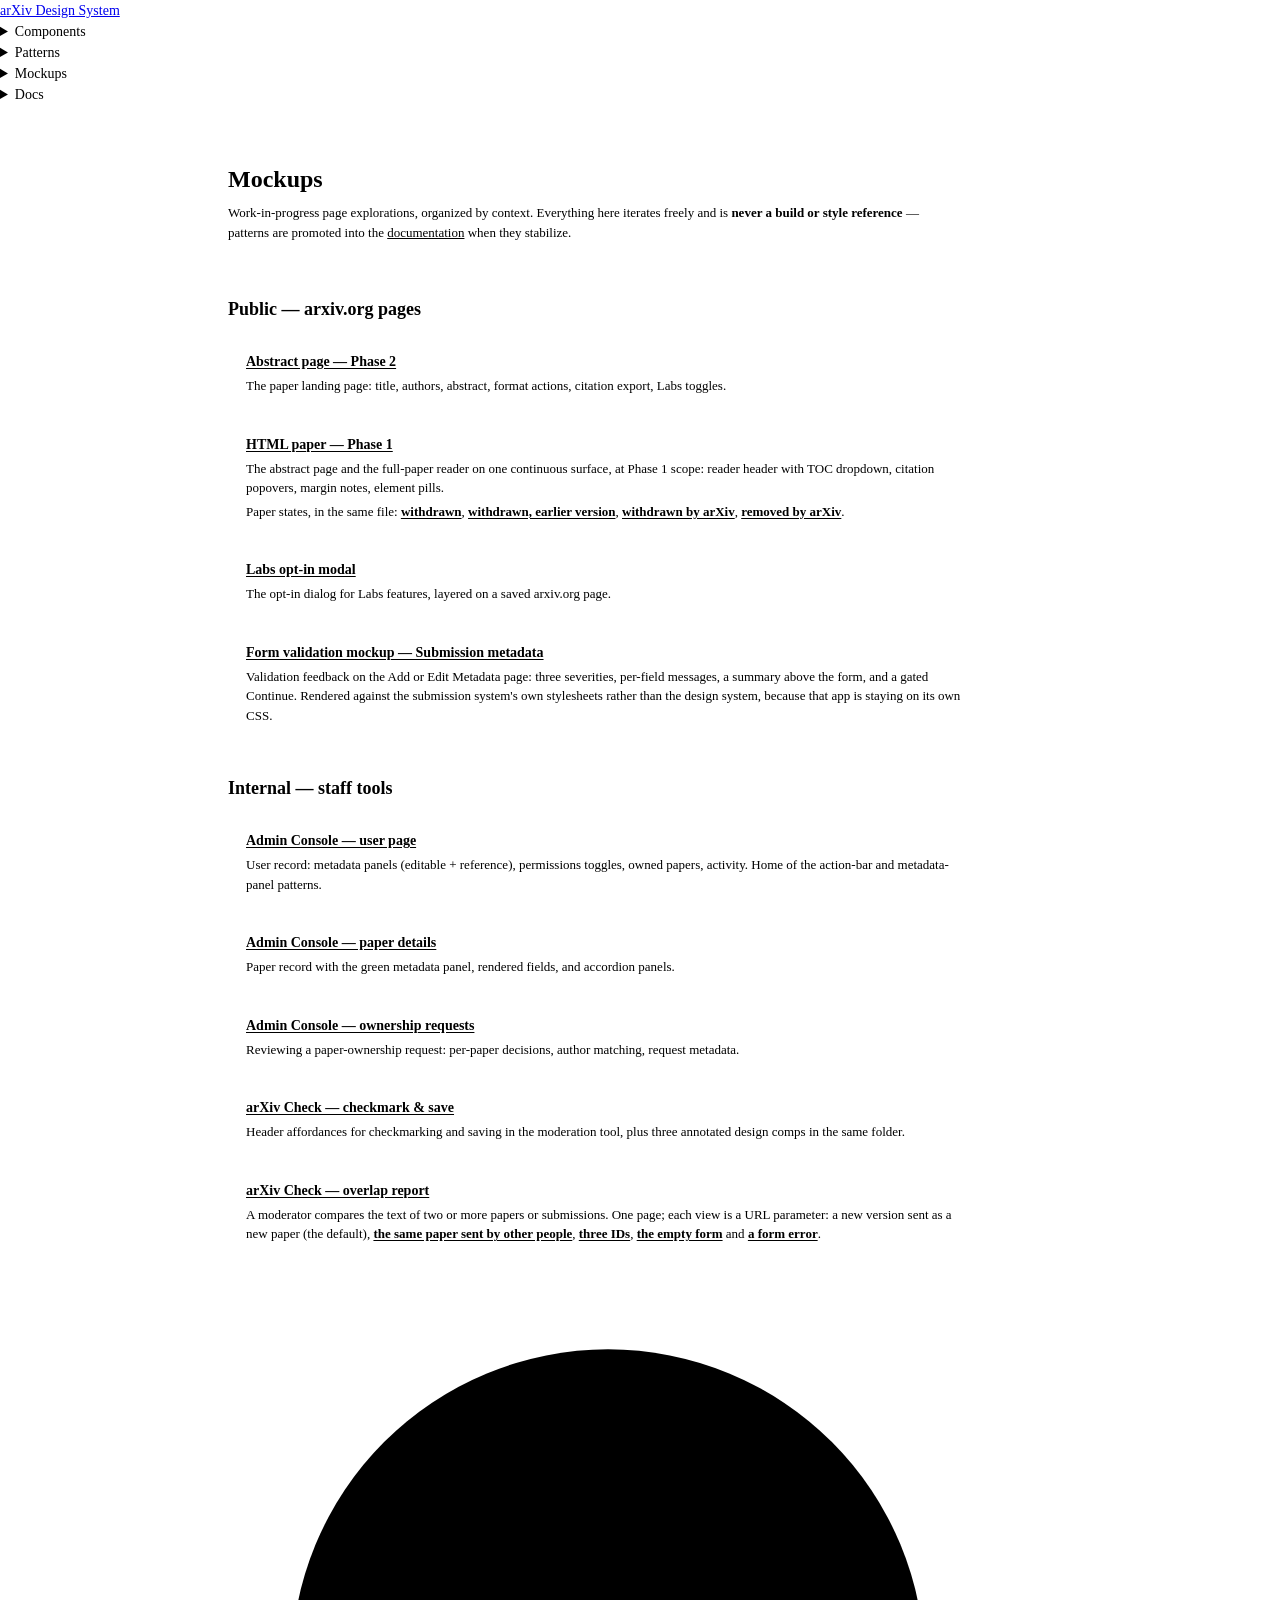
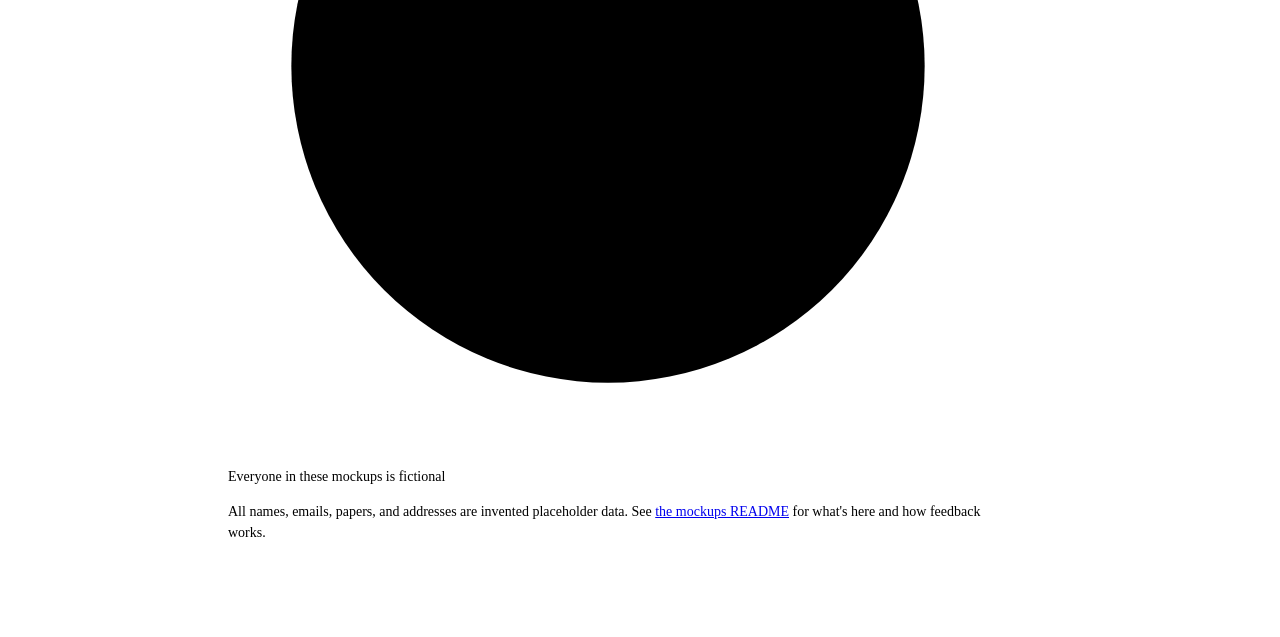
<file: index.html>
<!doctype html>
<html lang="en">
<head>
  <meta charset="utf-8">
  <meta name="viewport" content="width=device-width, initial-scale=1">
  <title>arXiv product whiteboard</title>
  <meta http-equiv="refresh" content="0; url=mockups/">
</head>
<body>
  <p><a href="mockups/">The mockups</a></p>
</body>
</html>
</file>
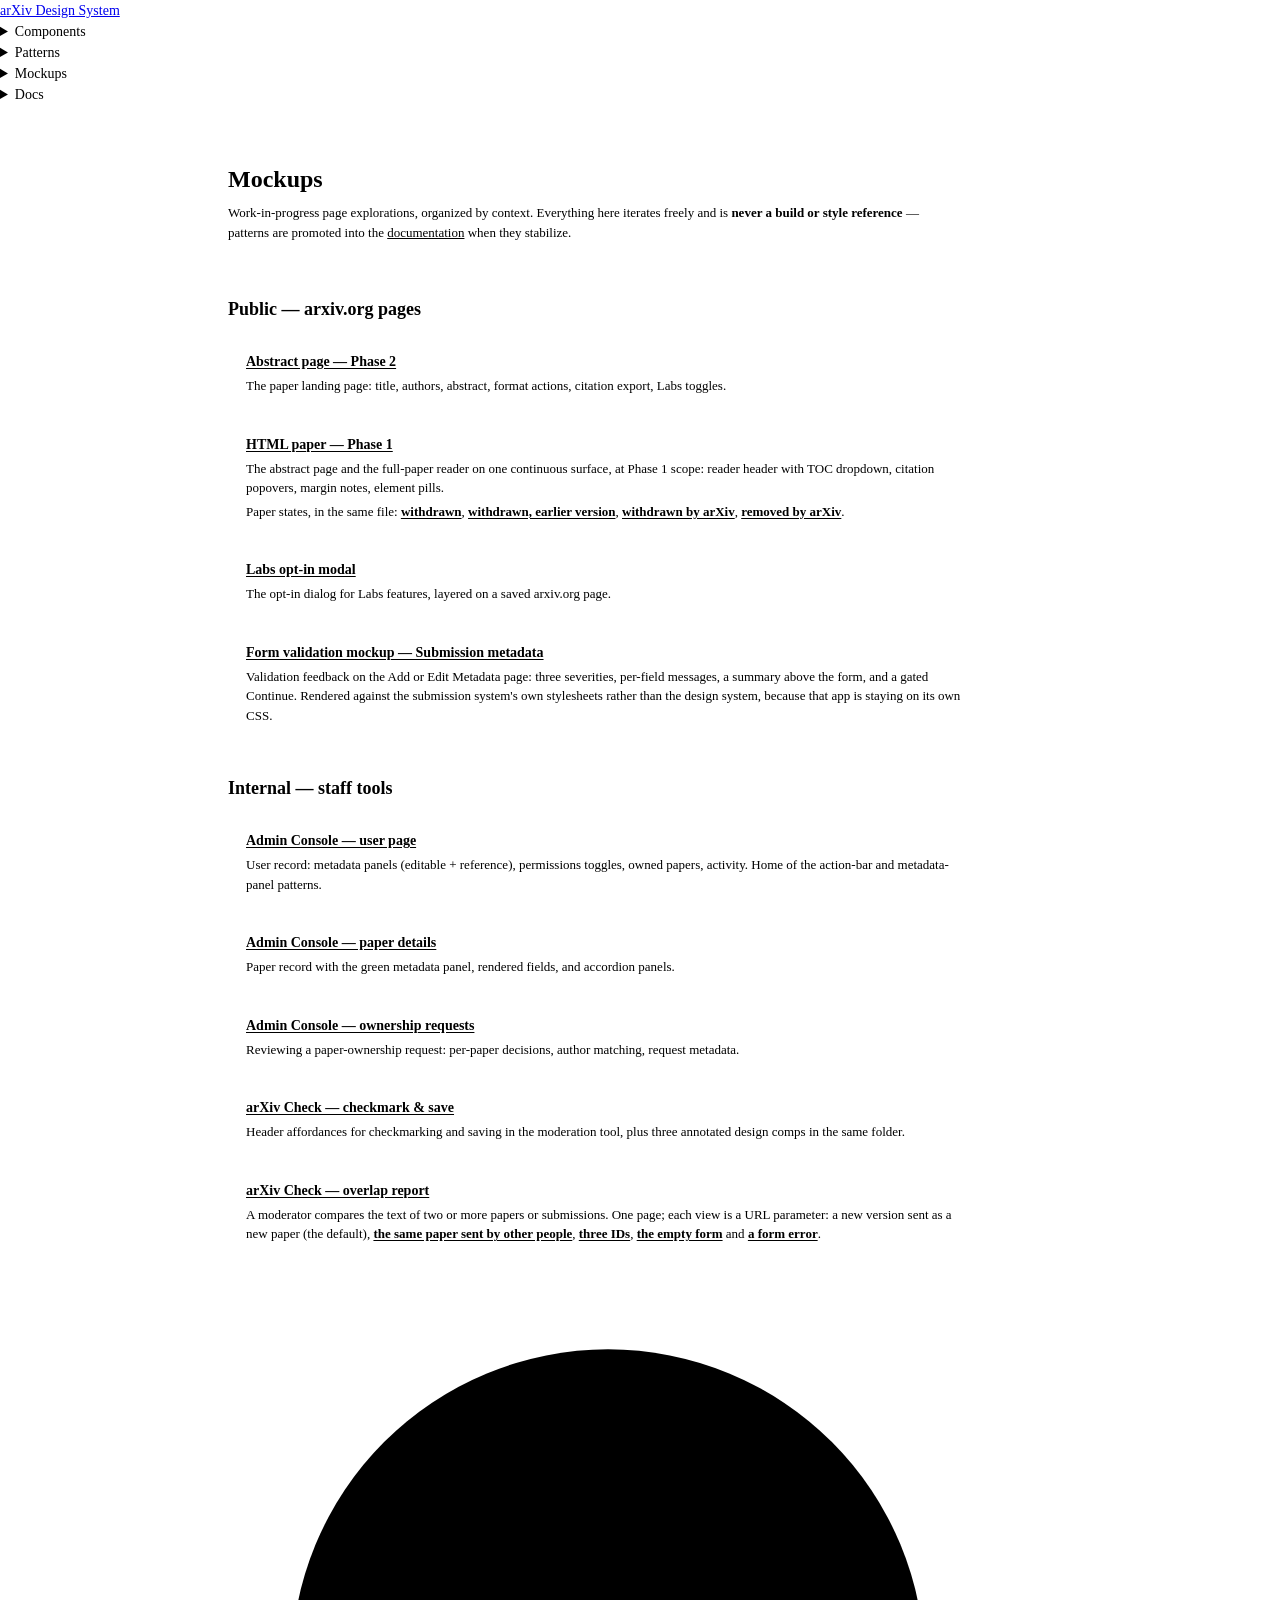
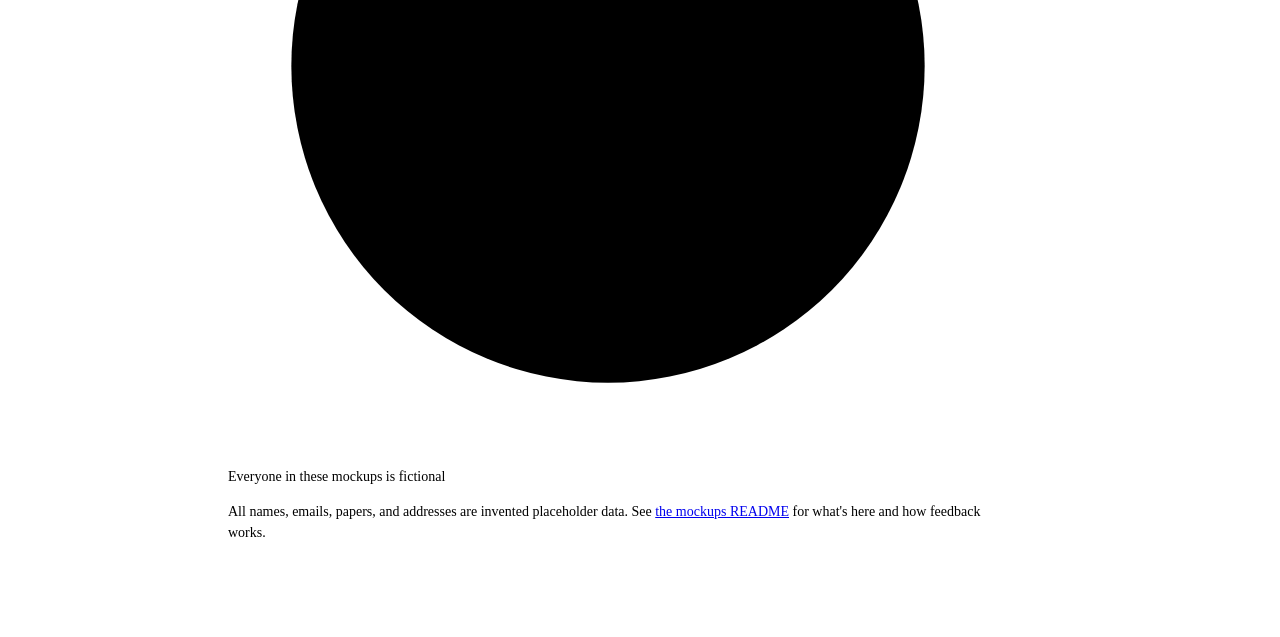
<file: mockups/index.html>
<!doctype html>
<html lang="en" data-theme="light">
<head>
  <meta charset="utf-8">
  <meta name="viewport" content="width=device-width, initial-scale=1">
  <title>Mockups — arXiv product whiteboard</title>
  <link rel="stylesheet" href="https://arxiv.github.io/design-system/docs/fonts.css">
  <link rel="stylesheet" href="https://arxiv.github.io/design-system/docs/design-system.css">
  <style>
    /* Maintained by hand: adding a mockup means adding it to the list below
       (AGENTS.md writing rules). Static hosting — there is no dynamic listing. */
    *, *::before, *::after { box-sizing: border-box; }
    body { font-family: var(--ds-font-sans); color: var(--ds-text); background: var(--ds-canvas); margin: 0; font-size: 14px; line-height: 1.5; }
    .page { max-width: 880px; margin: 0 auto; padding: 28px 28px 80px; }
    .page-header { margin: 28px 0 36px; padding-bottom: 18px; border-bottom: 3px solid var(--ds-accent); }
    .page-header h1 { font-size: 24px; font-weight: 700; margin: 0 0 6px; }
    .page-header p { margin: 0; color: var(--ds-text-muted); font-size: 13px; max-width: 700px; }
    .section-title { font-size: 18px; font-weight: 600; margin: 36px 0 4px; }
    .mock-list { list-style: none; margin: 14px 0 0; padding: 0; max-width: 760px; }
    .mock-list li { background: #fff; border: 1px solid var(--ds-border); border-radius: 8px; padding: 14px 18px; margin-bottom: 10px; }
    .mock-list a { font-weight: 600; color: var(--ds-link); text-decoration: underline; text-underline-offset: 2px; }
    .mock-list a:hover { color: var(--ds-link-hover); }
    .mock-list a:focus-visible { outline: 3px solid var(--ds-focus-ring); outline-offset: 2px; border-radius: 2px; }
    .mock-list p { margin: 4px 0 0; color: var(--ds-text-muted); font-size: 13px; }
    .note-alert { max-width: 760px; margin-top: 28px; }
  
    /* ── Shared docs nav (hand-copied on every doc page) — three dropdowns.
       <details>-based: works without JS; the small script at the end of the
       page only adds close-on-outside-click and Esc. ── */
  </style>
</head>
<body>
<nav class="ds-site-header ds-site-header--light" aria-label="Design system">
  <a class="ds-site-header-logo" href="https://arxiv.github.io/design-system/">arXiv Design System</a>
  <details name="docs-menus" class="ds-site-header-dropdown">
    <summary>Components</summary>
    <div class="ds-site-header-menu">
      <span class="ds-panel-label">Foundations</span>
      <a href="https://arxiv.github.io/design-system/docs/colors.html">Colors</a>
      <a href="https://arxiv.github.io/design-system/docs/dark-mode.html">Dark mode</a>
      <a href="https://arxiv.github.io/design-system/docs/typography.html">Typography</a>
      <a href="https://arxiv.github.io/design-system/docs/spacing.html">Spacing</a>
      <a href="https://arxiv.github.io/design-system/docs/layouts.html">Layouts</a>
      <a href="https://arxiv.github.io/design-system/docs/icons.html">Icons</a>
      <span class="ds-panel-label">Components</span>
      <a href="https://arxiv.github.io/design-system/docs/alerts.html">Alerts</a>
      <a href="https://arxiv.github.io/design-system/docs/buttons.html">Buttons</a>
      <a href="https://arxiv.github.io/design-system/docs/cards.html">Cards</a>
      <a href="https://arxiv.github.io/design-system/docs/dividers.html">Dividers</a>
      <a href="https://arxiv.github.io/design-system/docs/filters.html">Filters</a>
      <a href="https://arxiv.github.io/design-system/docs/forms.html">Forms &amp; validation</a>
      <a href="https://arxiv.github.io/design-system/docs/links.html">Links</a>
      <a href="https://arxiv.github.io/design-system/docs/messages.html">Messaging</a>
      <a href="https://arxiv.github.io/design-system/docs/modals.html">Modal dialogs</a>
      <a href="https://arxiv.github.io/design-system/docs/navigation.html">Navigation</a>
      <a href="https://arxiv.github.io/design-system/docs/pager.html">Pager</a>
      <a href="https://arxiv.github.io/design-system/docs/papers.html">Papers</a>
      <a href="https://arxiv.github.io/design-system/docs/progressive-disclosure.html">Progressive disclosure</a>
      <a href="https://arxiv.github.io/design-system/docs/footer.html">Site footer</a>
      <a href="https://arxiv.github.io/design-system/docs/header.html">Site header</a>
      <a href="https://arxiv.github.io/design-system/docs/tables.html">Tables</a>
      <a href="https://arxiv.github.io/design-system/docs/tags.html">Tags</a>
    </div>
  </details>
  <details name="docs-menus" class="ds-site-header-dropdown">
    <summary>Patterns</summary>
    <div class="ds-site-header-menu">
      <a href="https://arxiv.github.io/design-system/docs/action-feedback.html">Show that something was copied</a>
      <a href="https://arxiv.github.io/design-system/docs/versions.html">Indicate which version is being read</a>
      <a href="https://arxiv.github.io/design-system/docs/organize-content.html">Organize complex page content</a>
      <a href="https://arxiv.github.io/design-system/docs/references.html">Show a reference without losing the reader&#39;s place</a>
      <a href="https://arxiv.github.io/design-system/docs/search.html">The search experience</a>
    </div>
  </details>
  <details name="docs-menus" class="ds-site-header-dropdown">
    <summary>Mockups</summary>
    <div class="ds-site-header-menu">
      <a href="./" aria-current="page">All mockups</a>
      <span class="ds-panel-label">Public</span>
      <a href="public/abstract-phase2.html">Abstract page — Phase 2</a>
      <a href="public/html-phase1.html">HTML paper — Phase 1</a>
      <a href="public/optin-modal/">Labs opt-in modal</a>
      <a href="public/submission-metadata/">Form validation mockup — Submission metadata</a>
      <span class="ds-panel-label">Internal</span>
      <a href="internal/admin-console/user-page/">Admin Console — user page</a>
      <a href="internal/admin-console/paper-details/">Admin Console — paper details</a>
      <a href="internal/admin-console/ownership-requests/">Admin Console — ownership requests</a>
      <a href="internal/arxiv-check/checkmark-buttons.html">arXiv Check — checkmark &amp; save</a>
      <a href="internal/arxiv-check/overlap-report/">arXiv Check — overlap report</a>
    </div>
  </details>
  <details name="docs-menus" class="ds-site-header-dropdown">
    <summary>Docs</summary>
    <div class="ds-site-header-menu">
      <a href="https://arxiv.github.io/design-system/docs/using.html">Using the system</a>
      <a href="https://arxiv.github.io/design-system/docs/doc.html?src=docs/DESIGN-POLICIES.md">Design policies</a>
      <a href="https://arxiv.github.io/design-system/docs/doc.html?src=docs/STYLE.md">Writing style</a>
      <a href="https://arxiv.github.io/design-system/docs/brand.html">Brand &amp; vision</a>
      <a href="https://arxiv.github.io/design-system/docs/doc.html?src=README.md">About this repo</a>
    </div>
  </details>
</nav>
<div class="page">

  <header class="page-header">
    <h1>Mockups</h1>
    <p>Work-in-progress page explorations, organized by context. Everything here iterates freely and is
    <strong>never a build or style reference</strong> — patterns are promoted into the
    <a href="https://arxiv.github.io/design-system/docs/layouts.html" style="color:var(--ds-link)">documentation</a> when they stabilize.</p>
  </header>

  <h2 class="section-title">Public — arxiv.org pages</h2>
  <ul class="mock-list">
    <li><a href="public/abstract-phase2.html">Abstract page — Phase 2</a>
      <p>The paper landing page: title, authors, abstract, format actions, citation export, Labs toggles.</p></li>
    <li><a href="public/html-phase1.html">HTML paper — Phase 1</a>
      <p>The abstract page and the full-paper reader on one continuous surface, at Phase 1 scope: reader header with TOC dropdown, citation popovers, margin notes, element pills.</p>
      <p>Paper states, in the same file: <a href="public/html-phase1.html?state=withdrawn">withdrawn</a>, <a href="public/html-phase1.html?state=withdrawn-earlier">withdrawn, earlier version</a>, <a href="public/html-phase1.html?state=withdrawn-admin">withdrawn by arXiv</a>, <a href="public/html-phase1.html?state=removed">removed by arXiv</a>.</p></li>
    <li><a href="public/optin-modal/">Labs opt-in modal</a>
      <p>The opt-in dialog for Labs features, layered on a saved arxiv.org page.</p></li>
    <li><a href="public/submission-metadata/">Form validation mockup — Submission metadata</a>
      <p>Validation feedback on the Add or Edit Metadata page: three severities, per-field messages,
      a summary above the form, and a gated Continue. Rendered against the submission system's own
      stylesheets rather than the design system, because that app is staying on its own CSS.</p></li>
  </ul>

  <h2 class="section-title">Internal — staff tools</h2>
  <ul class="mock-list">
    <li><a href="internal/admin-console/user-page/">Admin Console — user page</a>
      <p>User record: metadata panels (editable + reference), permissions toggles, owned papers, activity. Home of the action-bar and metadata-panel patterns.</p></li>
    <li><a href="internal/admin-console/paper-details/">Admin Console — paper details</a>
      <p>Paper record with the green metadata panel, rendered fields, and accordion panels.</p></li>
    <li><a href="internal/admin-console/ownership-requests/">Admin Console — ownership requests</a>
      <p>Reviewing a paper-ownership request: per-paper decisions, author matching, request metadata.</p></li>
    <li><a href="internal/arxiv-check/checkmark-buttons.html">arXiv Check — checkmark &amp; save</a>
      <p>Header affordances for checkmarking and saving in the moderation tool, plus three annotated design comps in the same folder.</p></li>
    <li><a href="internal/arxiv-check/overlap-report/">arXiv Check — overlap report</a>
      <p>A moderator compares the text of two or more papers or submissions. One page; each view is a URL parameter: a new version sent as a new paper (the default), <a href="internal/arxiv-check/overlap-report/index.html?view=fraud">the same paper sent by other people</a>, <a href="internal/arxiv-check/overlap-report/index.html?view=three-ids">three IDs</a>, <a href="internal/arxiv-check/overlap-report/index.html?view=form">the empty form</a> and <a href="internal/arxiv-check/overlap-report/index.html?view=error">a form error</a>.</p></li>
  </ul>

  <div class="ds-alert ds-alert--info note-alert">
    <svg class="ds-alert-icon" viewBox="0 0 24 24" stroke-width="2" stroke-linecap="round" stroke-linejoin="round" aria-hidden="true"><circle cx="12" cy="12" r="10"/><path d="M12 16v-4"/><path d="M12 8h.01"/></svg>
    <div class="ds-alert-content">
      <p class="ds-alert-title">Everyone in these mockups is fictional</p>
      <p>All names, emails, papers, and addresses are invented placeholder data. See
      <a href="README.md">the mockups README</a> for what's here and how feedback works.</p>
    </div>
  </div>

</div>

<script>
  // Nav dropdowns: close on outside click and Esc (enhancement only —
  // the <details> menus work without this).
  document.addEventListener('click', function (e) {
    document.querySelectorAll('.ds-site-header-dropdown[open]').forEach(function (d) {
      if (!d.contains(e.target)) d.removeAttribute('open');
    });
  });
  document.addEventListener('keydown', function (e) {
    if (e.key !== 'Escape') return;
    document.querySelectorAll('.ds-site-header-dropdown[open]').forEach(function (d) {
      // Return focus to the trigger, but only if it was inside the menu we are
      // closing — otherwise Escape anywhere on the page would steal focus.
      var wasInside = d.contains(document.activeElement);
      d.removeAttribute('open');
      if (wasInside) d.querySelector('summary').focus();
    });
  });
</script>
</body>
</html>
</file>
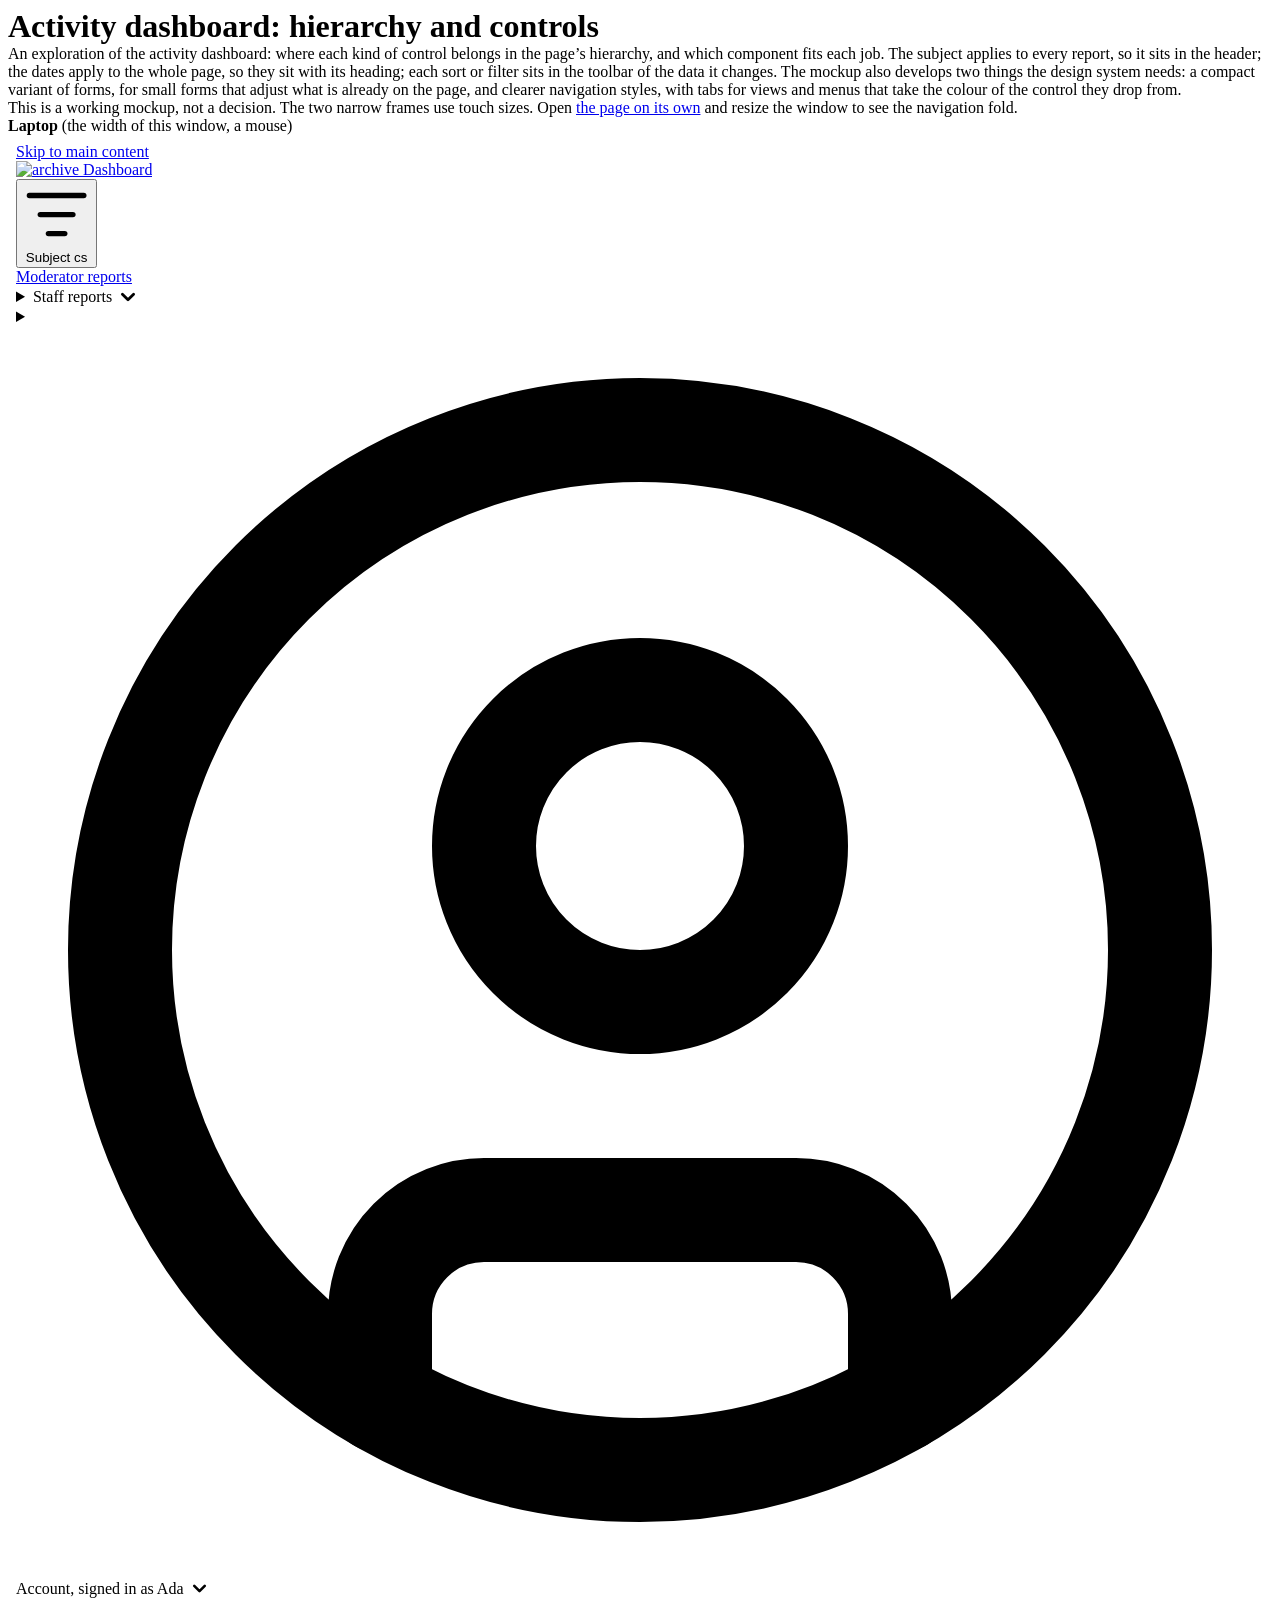
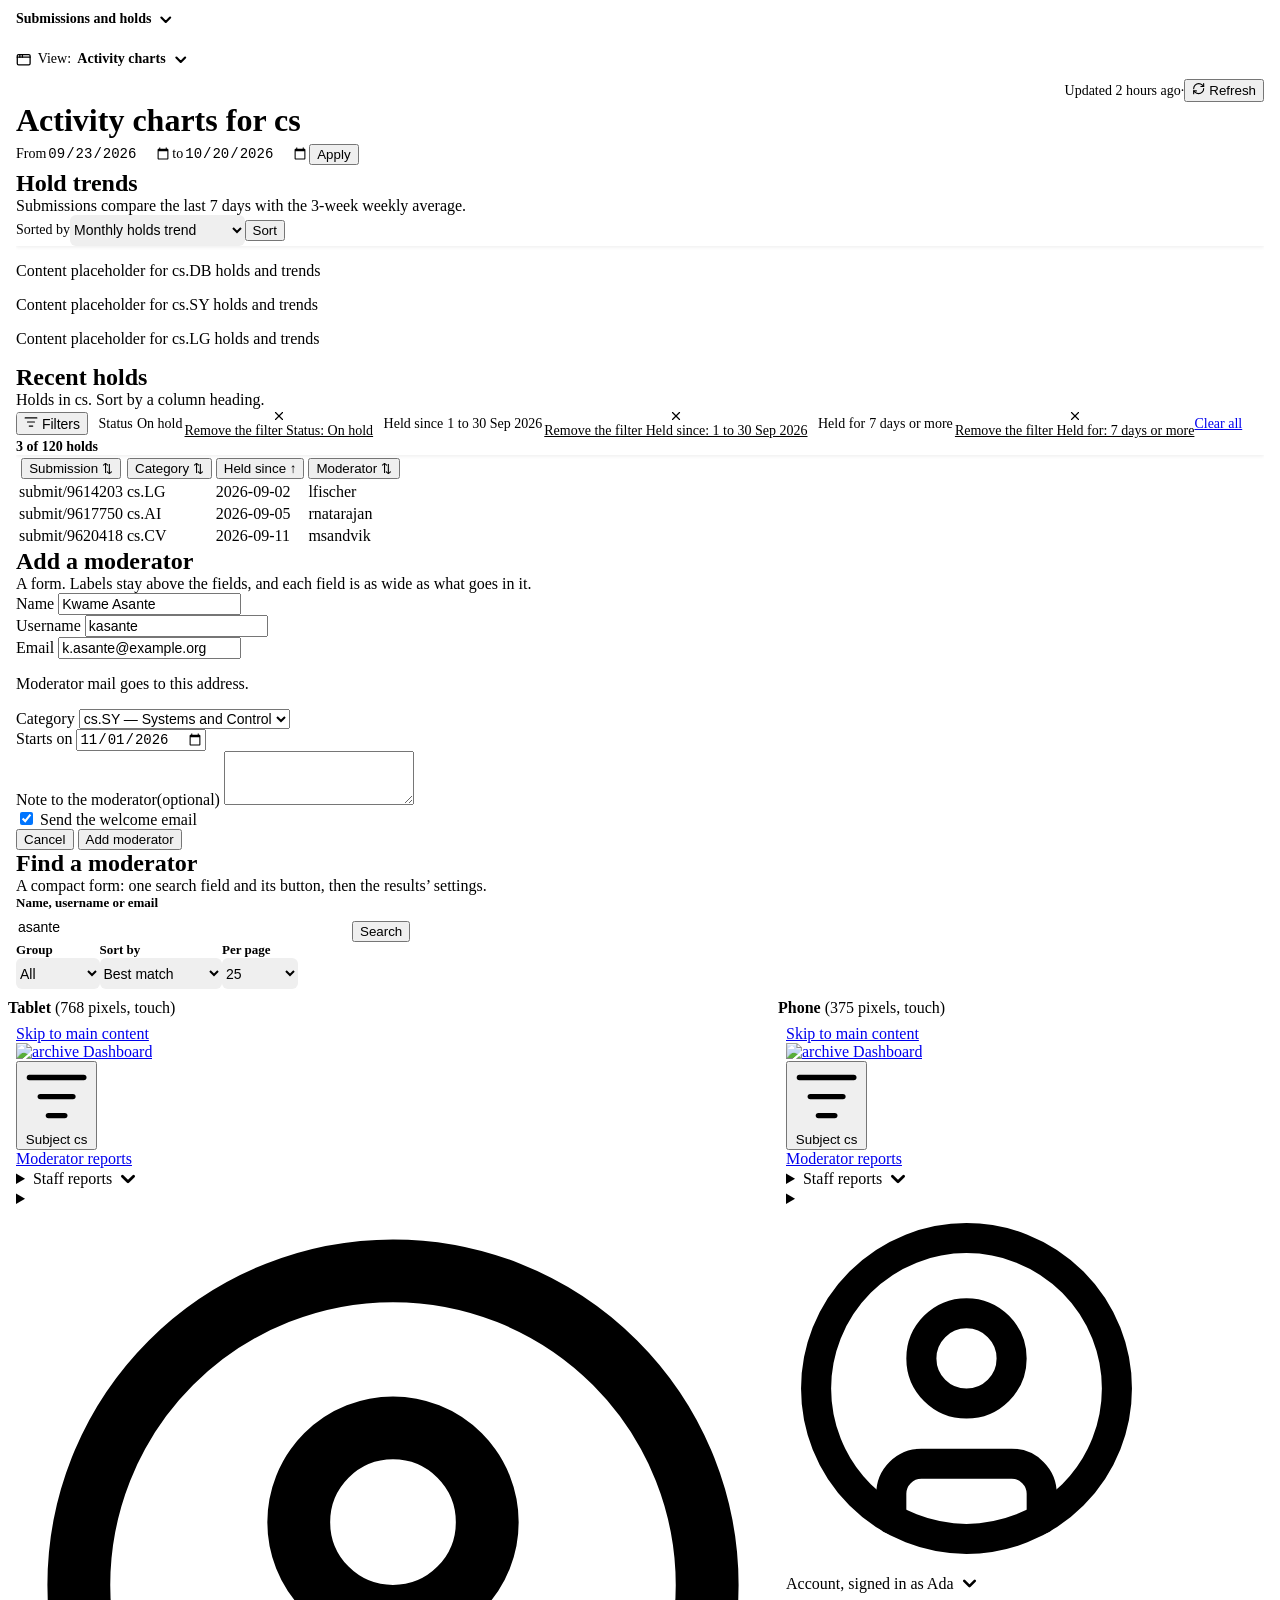
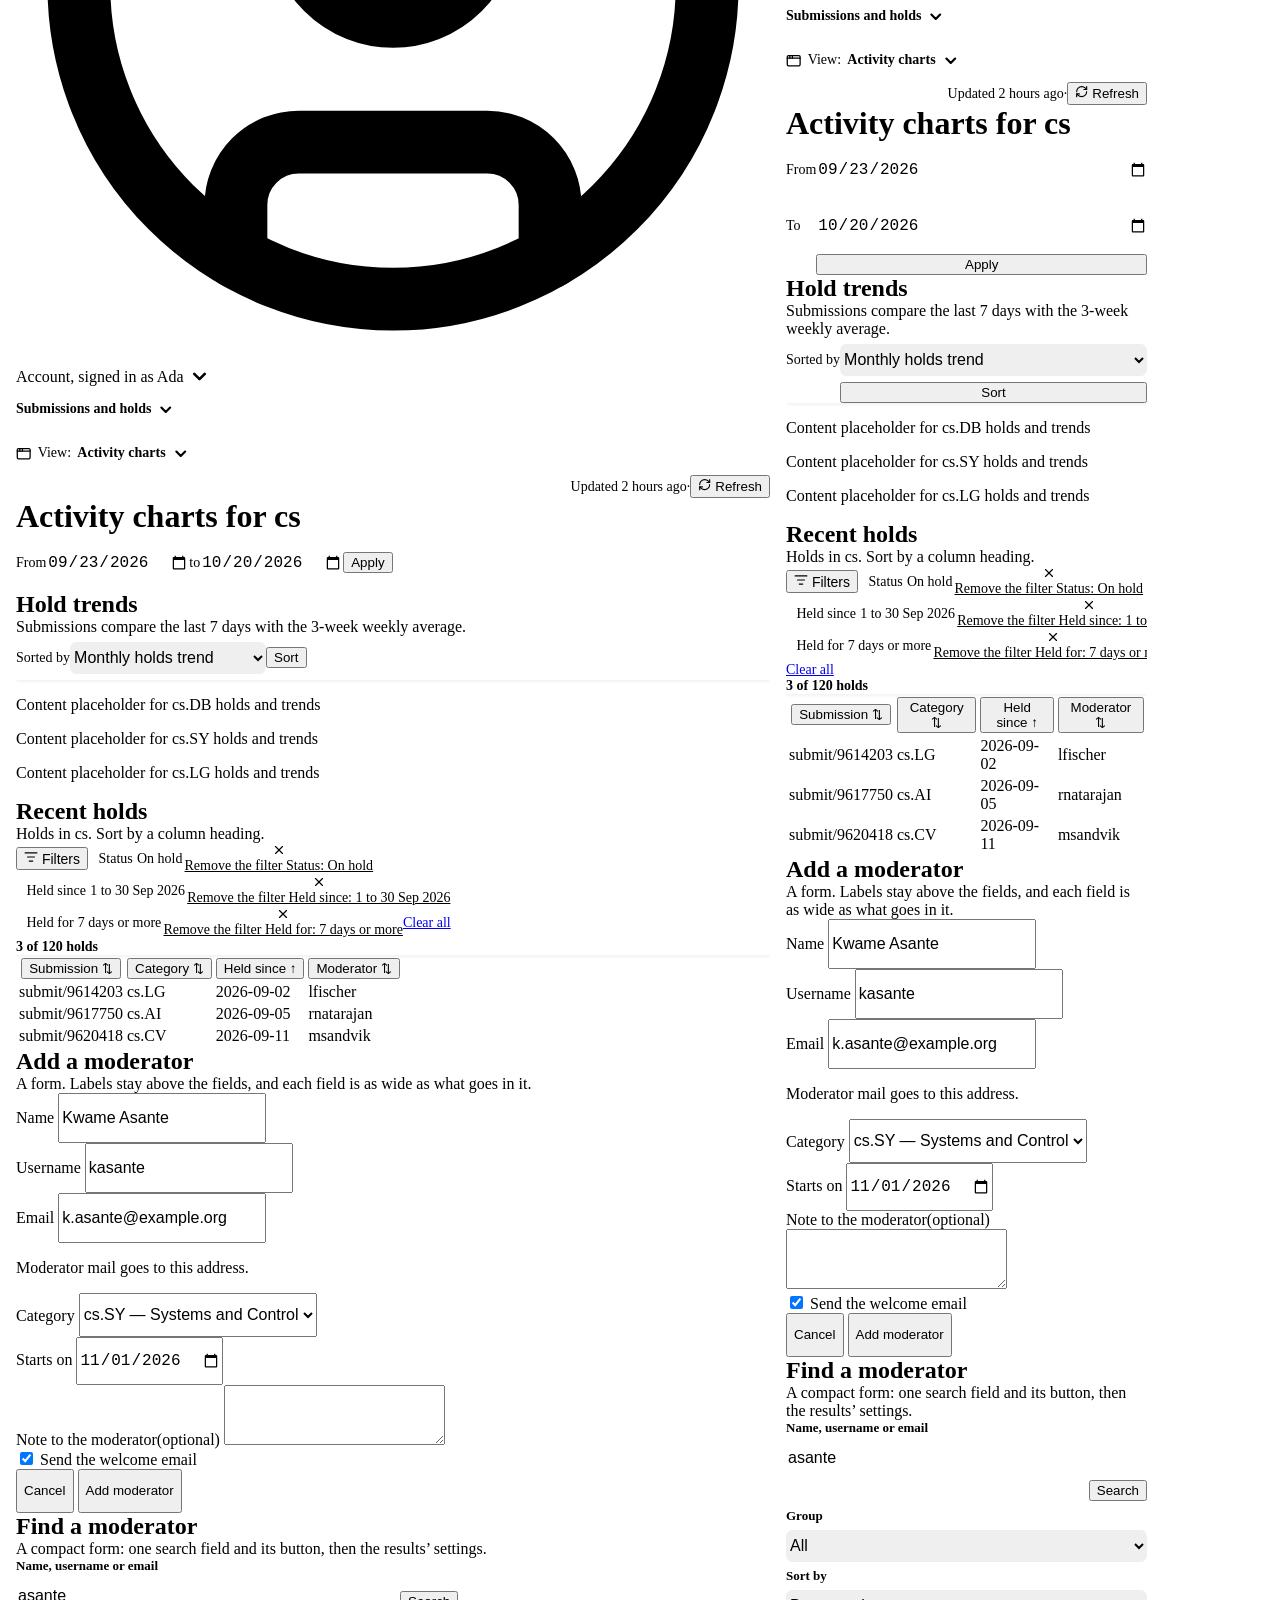
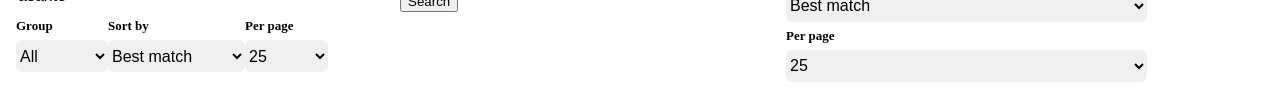
<file: mockups/internal/controls/index.html>
<!doctype html>
<!-- Mockup: page.html at three widths, side by side. -->
<html lang="en">
<head>
  <meta charset="utf-8">
  <meta name="viewport" content="width=device-width, initial-scale=1">
  <title>Activity dashboard: hierarchy and controls (mockup)</title>
  <link rel="stylesheet" href="https://arxiv.github.io/design-system/docs/fonts.css">
  <link rel="stylesheet" href="https://arxiv.github.io/design-system/docs/design-system.css">
  <script src="https://arxiv.github.io/design-system/docs/theme.js"></script>
  <style>
    /* Frame layout for the mockup only. */
    .mock-intro { display: grid; gap: var(--ds-space-tight); }
    .mock-intro > * { margin: 0; }
    .mock-frames { display: flex; flex-wrap: wrap; align-items: flex-start; gap: var(--ds-space-section) var(--ds-space-8); }
    .mock-frame { margin: 0; display: grid; gap: var(--ds-space-tight); max-width: 100%; }
    .mock-frame--wide { flex: 1 1 100%; }
    .mock-frame figcaption { font-weight: 600; }
    .mock-frame figcaption span { font-weight: 400; color: var(--ds-text-muted); }
    .mock-frame iframe { display: block; width: 100%; height: 900px; border: 1px solid var(--ds-border); border-radius: 8px; background: var(--ds-canvas); }
  </style>
</head>
<body class="ds-page">
<main class="ds-container" style="--ds-width-page: 1240px">
  <header class="mock-intro">
    <h1>Activity dashboard: hierarchy and controls</h1>
    <p class="ds-section-desc">An exploration of the activity dashboard: where each kind of control belongs in the page’s hierarchy, and which component fits each job. The subject applies to every report, so it sits in the header; the dates apply to the whole page, so they sit with its heading; each sort or filter sits in the toolbar of the data it changes. The mockup also develops two things the design system needs: a compact variant of forms, for small forms that adjust what is already on the page, and clearer navigation styles, with tabs for views and menus that take the colour of the control they drop from.</p>
    <p class="ds-section-desc">This is a working mockup, not a decision. The two narrow frames use touch sizes. Open <a href="page.html">the page on its own</a> and resize the window to see the navigation fold.</p>
  </header>
  <div class="mock-frames">
    <figure class="mock-frame mock-frame--wide">
      <figcaption>Laptop <span>(the width of this window, a mouse)</span></figcaption>
      <iframe src="page.html" title="The page at laptop width"></iframe>
    </figure>
    <figure class="mock-frame" style="width: 770px">
      <figcaption>Tablet <span>(768 pixels, touch)</span></figcaption>
      <iframe src="page.html?pointer=coarse" title="The page at tablet width"></iframe>
    </figure>
    <figure class="mock-frame" style="width: 377px">
      <figcaption>Phone <span>(375 pixels, touch)</span></figcaption>
      <iframe src="page.html?pointer=coarse" title="The page at phone width"></iframe>
    </figure>
  </div>
</main>
<script>
  // Each frame reports its page's height, so nothing inside scrolls.
  window.addEventListener('message', function (e) {
    if (!e.data || !e.data.mockHeight) return;
    document.querySelectorAll('.mock-frame iframe').forEach(function (f) {
      if (f.contentWindow === e.source) f.style.height = (e.data.mockHeight + 2) + 'px';
    });
  });
</script>
</body>
</html>
</file>
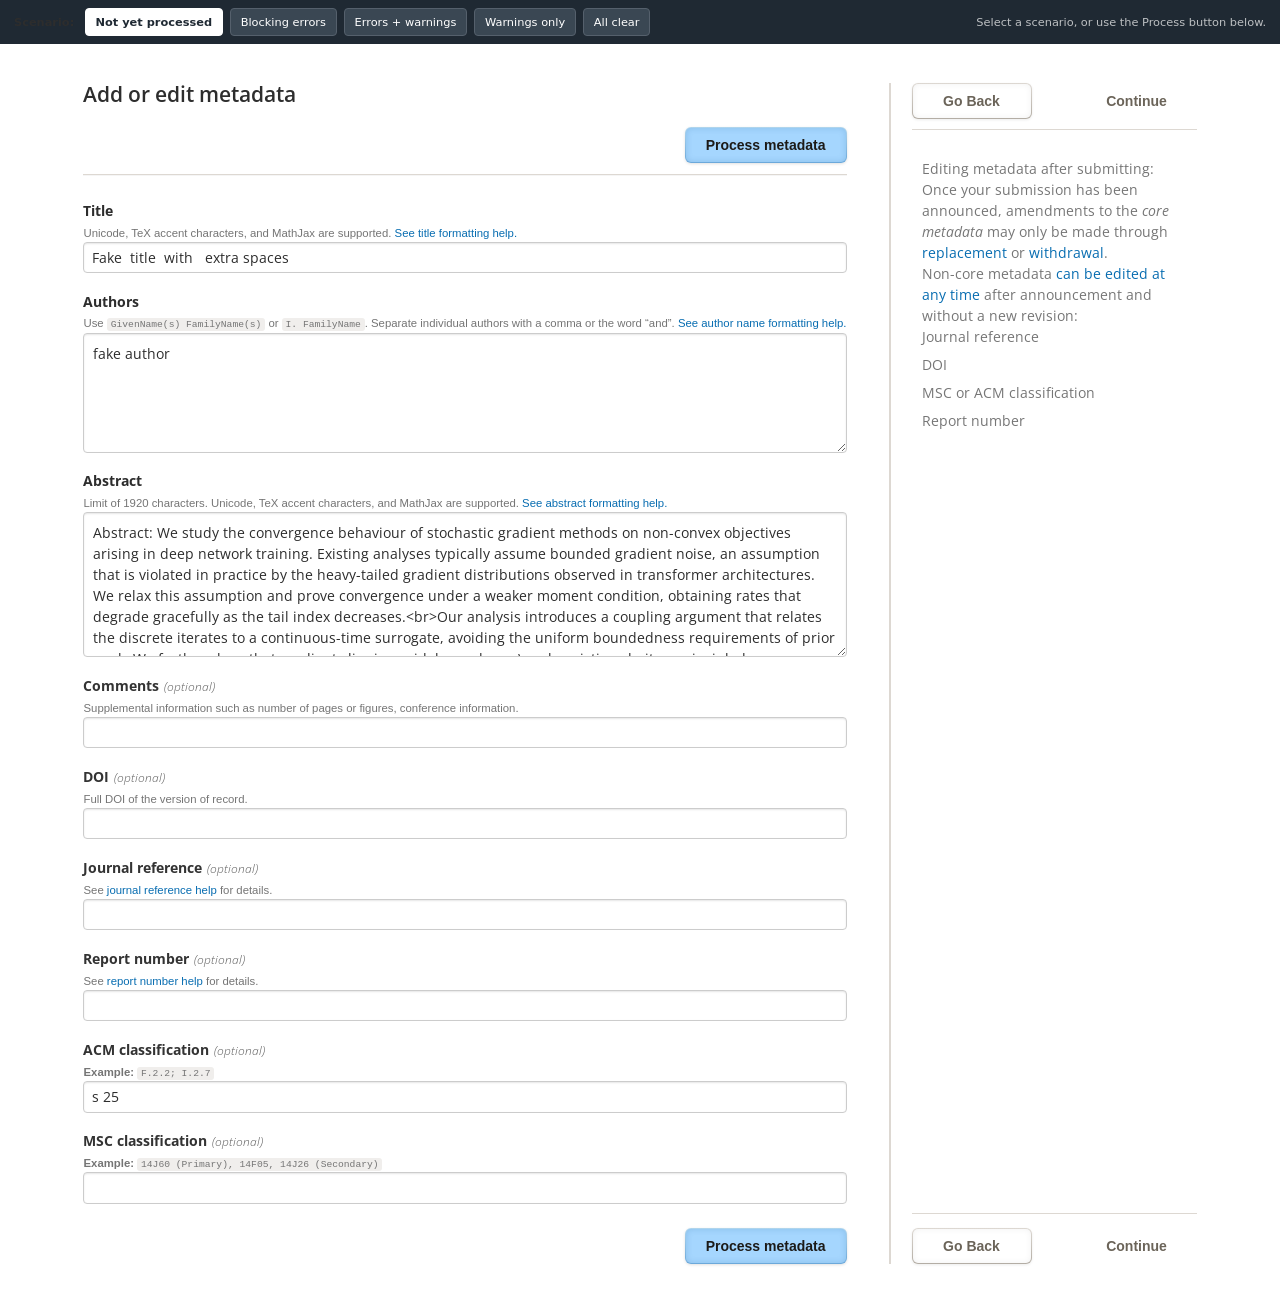
<file: mockups/public/submission-metadata/index.html>
<!DOCTYPE html>
<html lang="en">
<head>
<meta charset="utf-8">
<meta name="viewport" content="width=device-width, initial-scale=1">
<title>Add or Edit Metadata — validation mockup</title>

<!-- Current submission-system stylesheets, unchanged. -->
<link rel="stylesheet" href="arxivstyle.css">
<link rel="stylesheet" href="submit.css">
<link rel="stylesheet" href="base_edit.css">
<link rel="stylesheet" href="submit_overrides.css">

<!-- The proposal. Everything new is in this one file. -->
<link rel="stylesheet" href="mockup-validation.css">
</head>
<body>

<!-- ==========================================================================
     MOCKUP SCAFFOLDING — not part of the proposal. Delete when porting.
     ========================================================================== -->
<div class="mockup-bar" role="region" aria-label="Mockup scenario switcher">
  <strong>Scenario:</strong>
  <button type="button" data-scenario="unprocessed" aria-pressed="true">Not yet processed</button>
  <button type="button" data-scenario="errors"      aria-pressed="false">Blocking errors</button>
  <button type="button" data-scenario="mixed"       aria-pressed="false">Errors + warnings</button>
  <button type="button" data-scenario="warnings"    aria-pressed="false">Warnings only</button>
  <button type="button" data-scenario="clean"       aria-pressed="false">All clear</button>
  <span class="mockup-note">Select a scenario, or use the Process button below.</span>
</div>


<div class="layout-container">

  <!-- ==========================================================================
       SIDEBAR. Same three blocks as the current page: controls, explanatory
       copy, controls again.

       The Process button appears in BOTH control blocks. Someone who fills in
       only the required fields never reaches the foot of the form, so a single
       Process button at the bottom would go unseen. The sidebar is also where
       Go Back and Continue already live, which keeps every action in one place
       instead of scattering them between the form and the rail.
       ========================================================================== -->
  <div class="info-container">

    <div class="info-container-top">
      <div class="buttons submit-nav" role="navigation" aria-label="Submission form controls">
          <button name="action" class="ds-btn ds-btn-secondary" form="form" value="previous" type="button">Go Back</button>
          <!-- The host wraps the button so the pointer can travel from button to
               tooltip without leaving the hover target (WCAG 1.4.13, hoverable).
               The gap between them is padding on the tooltip, not margin, for
               the same reason.

               The sr-only span is always in the accessibility tree, so
               aria-describedby resolves whether or not the visual tooltip
               happens to be showing. Both are written from one string in JS, so
               they cannot drift. -->
          <span class="ds-tooltip-host">
            <button name="action" class="ds-btn ds-btn-primary" form="form" value="next" type="button"
                    data-continue aria-disabled="true"
                    aria-describedby="continue-why-top">Continue</button>
            <span class="ds-tooltip" data-continue-tip aria-hidden="true" hidden>
              <span class="ds-tooltip-body"></span>
            </span>
            <span class="is-sr-only" id="continue-why-top" data-continue-reason></span>
          </span>
        </div>
    </div>

    <div class="info-container-middle">
      <div class="message-body">
        <h2>Editing metadata after submitting:</h2>
        <p>Once your submission has been announced, amendments to the
          <em>core metadata</em> may only be made through
          <a href="https://arxiv.org/help/replace">replacement</a> or
          <a href="https://arxiv.org/help/withdraw">withdrawal</a>.</p>
        <p>Non-core metadata <a href="https://arxiv.org/help/jref">can be edited at
          any time</a> after announcement and without a new revision:</p>
        <ul>
          <li>Journal reference</li>
          <li>DOI</li>
          <li>MSC or ACM classification</li>
          <li>Report number</li>
        </ul>
      </div>
    </div>

    <div class="info-container-bottom">
      <div class="buttons submit-nav" role="navigation" aria-label="Submission form controls">
          <button name="action" class="ds-btn ds-btn-secondary" form="form" value="previous" type="button">Go Back</button>
          <span class="ds-tooltip-host">
            <button name="action" class="ds-btn ds-btn-primary" form="form" value="next" type="button"
                    data-continue aria-disabled="true"
                    aria-describedby="continue-why-bottom">Continue</button>
            <span class="ds-tooltip" data-continue-tip aria-hidden="true" hidden>
              <span class="ds-tooltip-body"></span>
            </span>
            <span class="is-sr-only" id="continue-why-bottom" data-continue-reason></span>
          </span>
        </div>
    </div>

  </div>

  <!-- ==========================================================================
       MAIN COLUMN. Summary, then the form.
       ========================================================================== -->
  <div class="main-content">
    <h1 class="title is-4">Add or edit metadata</h1>

    <!-- PAGE-LEVEL SUMMARY. Above the first field. Server-rendered.
         tabindex="-1" so focus can move here after processing.
         aria-live="polite" so the result is announced when it changes. -->
    <div id="form-summary"
         role="status"
         aria-live="polite"
         tabindex="-1"
         hidden></div>

    <!-- Action row: something on the left, actions on the right, anchored to
         the form by the rule beneath it. Same structure as the admin-console
         paper-details mockup. -->
    <div class="form-actions">
      <button type="button" class="ds-btn ds-btn-primary" data-process>Process metadata</button>
    </div>
    <hr class="form-rule top">

    <form id="form" method="POST" action="#">
        <div class="field">
          <div class="control">
            <label class="label" for="title">Title</label>
            <p class="help has-text-grey is-marginless">Unicode, TeX accent characters, and MathJax are supported. <a href="https://arxiv.org/help/prep">See title formatting help.</a></p>
            <input class="input" id="title" name="title" type="text"
                   required aria-required="true"
                   value="Fake  title  with   extra spaces">
          </div>
        </div>

        <div class="field">
          <div class="control">
            <label class="label" for="authors_display">Authors</label>
            <p class="help has-text-grey is-marginless">Use <code>GivenName(s) FamilyName(s)</code> or <code>I. FamilyName</code>. Separate individual authors with a comma or the word &ldquo;and&rdquo;. <a href="https://arxiv.org/help/prep">See author name formatting help.</a></p>
            <textarea class="textarea" id="authors_display" name="authors_display"
                      required aria-required="true">fake author</textarea>
          </div>
        </div>

        <div class="field">
          <div class="control">
            <label class="label" for="abstract">Abstract</label>
            <p class="help has-text-grey is-marginless">Limit of 1920 characters. Unicode, TeX accent characters, and MathJax are supported. <a href="https://arxiv.org/help/prep">See abstract formatting help.</a></p>
            <textarea class="textarea" id="abstract" name="abstract" rows="6"
                      required aria-required="true">Abstract: We study the convergence behaviour of stochastic gradient methods on non-convex objectives arising in deep network training. Existing analyses typically assume bounded gradient noise, an assumption that is violated in practice by the heavy-tailed gradient distributions observed in transformer architectures. We relax this assumption and prove convergence under a weaker moment condition, obtaining rates that degrade gracefully as the tail index decreases.&lt;br&gt;Our analysis introduces a coupling argument that relates the discrete iterates to a continuous-time surrogate, avoiding the uniform boundedness requirements of prior work. We further show that gradient clipping, widely used as a \em heuristic, admits a principled interpretation in this framework as a bias-variance trade-off controlled by the clipping threshold. Data and code are available at https://example.org/heavy-tail-sgd. Empirically, we validate the predicted rates on language modelling and image classification benchmarks, and find that the measured tail indices fall within the regime our theory covers.</textarea>
          </div>
        </div>

        <!-- Optional from here down. Both groups are labelled, in words rather
             than symbols — see section 2 of mockup-validation.css. -->

        <div class="field">
          <div class="control">
            <label class="label optional" for="comments">Comments<span class="label-optional">(optional)</span></label>
            <p class="help has-text-grey is-marginless">Supplemental information such as number of pages or figures, conference information.</p>
            <input class="input" id="comments" name="comments" type="text" value="">
          </div>
        </div>

        <div class="field">
          <div class="control">
            <label class="label optional" for="doi">DOI<span class="label-optional">(optional)</span></label>
            <p class="help has-text-grey is-marginless">Full DOI of the version of record.</p>
            <input class="input" id="doi" name="doi" type="text" value="">
          </div>
        </div>

        <div class="field">
          <div class="control">
            <label class="label optional" for="journal_ref">Journal reference<span class="label-optional">(optional)</span></label>
            <p class="help has-text-grey is-marginless">See <a href="https://arxiv.org/help/jref">journal reference help</a> for details.</p>
            <input class="input" id="journal_ref" name="journal_ref" type="text" value="">
          </div>
        </div>

        <div class="field">
          <div class="control">
            <label class="label optional" for="report_num">Report number<span class="label-optional">(optional)</span></label>
            <p class="help has-text-grey is-marginless">See <a href="https://arxiv.org/help/jref">report number help</a> for details.</p>
            <input class="input" id="report_num" name="report_num" type="text" value="">
          </div>
        </div>

        <div class="field">
          <div class="control">
            <label class="label optional" for="acm_class">ACM classification<span class="label-optional">(optional)</span></label>
            <p class="help has-text-grey is-marginless"><span class="hint-example-label">Example:</span> <code>F.2.2; I.2.7</code></p>
            <input class="input" id="acm_class" name="acm_class" type="text" value="s 25">
          </div>
        </div>

        <div class="field">
          <div class="control">
            <label class="label optional" for="msc_class">MSC classification<span class="label-optional">(optional)</span></label>
            <p class="help has-text-grey is-marginless"><span class="hint-example-label">Example:</span> <code>14J60 (Primary), 14F05, 14J26 (Secondary)</code></p>
            <input class="input" id="msc_class" name="msc_class" type="text" value="">
          </div>
        </div>

    </form>

    <div class="form-actions form-actions-end">
      <button type="button" class="ds-btn ds-btn-primary" data-process>Process metadata</button>
    </div>
  </div>

</div>

<script src="mockup-validation.js"></script>
</body>
</html>
</file>
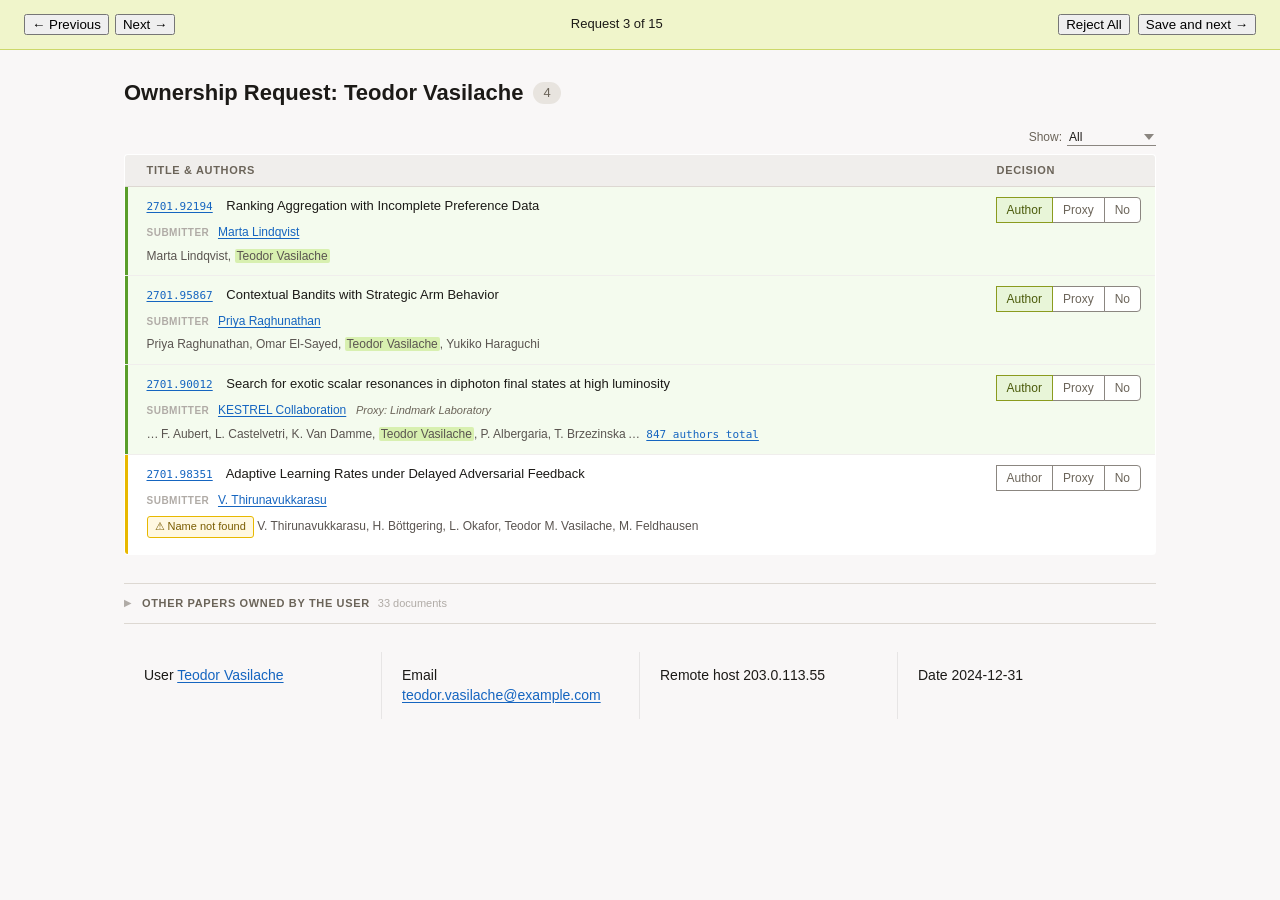
<file: mockups/internal/admin-console/ownership-requests/index.html>
<!DOCTYPE html>
<html lang="en" data-theme="light">
<head>
  <meta charset="UTF-8">
  <meta name="viewport" content="width=device-width, initial-scale=1.0">
  <title>Ownership Request — Admin Console Mockup</title>
  <link rel="stylesheet" href="https://arxiv.github.io/design-system/docs/fonts.css">
  <!-- removed at migration: dead reference (stylesheet did not exist in the source folder either) -->
  <link rel="stylesheet" href="styles.css">
</head>
<body>

  <!-- ── Sticky action bar ─────────────────────────────────────── -->
  <div class="action-bar" role="toolbar" aria-label="Request navigation and actions">
    <div class="action-bar-nav">
      <button class="btn btn-tertiary" type="button">← Previous</button>
      <button class="btn btn-tertiary" type="button">Next →</button>
    </div>
    <div class="action-bar-counter" aria-label="Queue position">
      Request 3 of 15
    </div>
    <div class="action-bar-actions">
      <button class="btn btn-destructive" type="button" id="btn-reject-all">Reject All</button>
      <button class="btn btn-primary" type="button" id="btn-save-next">Save and next →</button>
    </div>
  </div>

  <!-- ── Page content ──────────────────────────────────────────── -->
  <div class="page">

    <h1 class="page-title">
      Ownership Request: Teodor Vasilache
      <span class="title-count">4</span>
    </h1>

    <section class="papers-section" aria-labelledby="papers-heading">
      <div class="papers-toolbar">
        <div class="papers-filter">
          <label for="match-filter">Show:</label>
          <select id="match-filter" aria-label="Filter by name match">
            <option value="all" selected>All</option>
            <option value="yes">Name match</option>
            <option value="no">No match</option>
          </select>
        </div>
      </div>
      <table class="papers-table" aria-label="Requested papers and ownership decisions">
        <thead>
          <tr>
            <!--
              3-column layout mirrors the paradigm used in the existing
              admin submission queue:
                LEFT  — compact paper metadata (ID, submitter, proxy status)
                CENTER — the content to evaluate (title + author list)
                RIGHT — the decision action
            -->
            <th class="col-meta" scope="col"></th>
            <th scope="col">Title &amp; Authors</th>
            <th class="col-decision" scope="col">Decision</th>
          </tr>
        </thead>
        <tbody>

          <!-- ── Row 1: name match → auto-decided as Author ──────── -->
          <tr data-decision="author" data-name-match="yes">
            <td class="col-meta"></td>
            <td>
              <div class="paper-title"><a href="#" class="arxiv-id">2701.92194</a> Ranking Aggregation with Incomplete Preference Data</div>
              <div class="paper-submitter">
                <span class="meta-label">Submitter</span>
                <a href="#" class="submitter-name">Marta Lindqvist</a>
              </div>
              <div class="paper-authors">
                Marta Lindqvist,
                <mark class="requestor">Teodor Vasilache</mark>
              </div>
            </td>
            <td class="col-decision">
              <fieldset class="decision-group" data-name="paper-1">
                <legend class="sr-only">Decision for "Ranking Aggregation with Incomplete Preference Data"</legend>
                <button type="button" class="ds-seg-btn seg-author active" data-value="author">Author</button>
                <button type="button" class="ds-seg-btn seg-proxy" data-value="proxy">Proxy</button>
                <button type="button" class="ds-seg-btn seg-no" data-value="no">No</button>
              </fieldset>
            </td>
          </tr>

          <!-- ── Row 2: name match → auto-decided as Author ──────── -->
          <tr data-decision="author" data-name-match="yes">
            <td class="col-meta"></td>
            <td>
              <div class="paper-title"><a href="#" class="arxiv-id">2701.95867</a> Contextual Bandits with Strategic Arm Behavior</div>
              <div class="paper-submitter">
                <span class="meta-label">Submitter</span>
                <a href="#" class="submitter-name">Priya Raghunathan</a>
              </div>
              <div class="paper-authors">
                Priya Raghunathan, Omar El-Sayed,
                <mark class="requestor">Teodor Vasilache</mark>,
                Yukiko Haraguchi
              </div>
            </td>
            <td class="col-decision">
              <fieldset class="decision-group" data-name="paper-2">
                <legend class="sr-only">Decision for "Contextual Bandits with Strategic Arm Behavior"</legend>
                <button type="button" class="ds-seg-btn seg-author active" data-value="author">Author</button>
                <button type="button" class="ds-seg-btn seg-proxy" data-value="proxy">Proxy</button>
                <button type="button" class="ds-seg-btn seg-no" data-value="no">No</button>
              </fieldset>
            </td>
          </tr>

          <!-- ── Row 3: Large collaboration (KESTREL, 847 authors) ─
               Name match found mid-list → auto-decided as Author.  -->
          <tr data-decision="author" data-name-match="yes">
            <td class="col-meta"></td>
            <td>
              <div class="paper-title"><a href="#" class="arxiv-id">2701.90012</a> Search for exotic scalar resonances in diphoton final states at high luminosity</div>
              <div class="paper-submitter">
                <span class="meta-label">Submitter</span>
                <a href="#" class="submitter-name">KESTREL Collaboration</a>
                <span class="proxy-via">Proxy: Lindmark Laboratory</span>
              </div>
              <div class="paper-authors authors-long">
                …&thinsp;F. Aubert, L. Castelvetri, K. Van Damme,&nbsp;<mark class="requestor">Teodor Vasilache</mark>,&nbsp;P. Albergaria, T. Brzezinska&thinsp;…
                <a href="#" class="authors-show-all">847 authors total</a>
              </div>
            </td>
            <td class="col-decision">
              <fieldset class="decision-group" data-name="paper-3">
                <legend class="sr-only">Decision for "Search for exotic scalar resonances in diphoton final states"</legend>
                <button type="button" class="ds-seg-btn seg-author active" data-value="author">Author</button>
                <button type="button" class="ds-seg-btn seg-proxy" data-value="proxy">Proxy</button>
                <button type="button" class="ds-seg-btn seg-no" data-value="no">No</button>
              </fieldset>
            </td>
          </tr>

          <!-- ── Row 4: Name NOT in author list (middle-initial mismatch)
               "Teodor M. Vasilache" appears in the paper but the
               exact string "Teodor Vasilache" does not.
               Two visual signals:
                 1. Amber inset border on the left rail (row-level scan target)
                 2. "Name not found" badge above the author list          -->
          <tr class="no-name-match" data-name-match="no">
            <td class="col-meta"></td>
            <td>
              <div class="paper-title"><a href="#" class="arxiv-id">2701.98351</a> Adaptive Learning Rates under Delayed Adversarial Feedback</div>
              <div class="paper-submitter">
                <span class="meta-label">Submitter</span>
                <a href="#" class="submitter-name">V. Thirunavukkarasu</a>
              </div>
              <div class="paper-authors">
                <span class="no-match-warning" aria-label="Requestor name not found in author list">⚠ Name not found</span>
                V. Thirunavukkarasu, H. Böttgering, L. Okafor,
                Teodor M. Vasilache,
                M. Feldhausen
              </div>
            </td>
            <td class="col-decision">
              <fieldset class="decision-group" data-name="paper-4">
                <legend class="sr-only">Decision for "Adaptive Learning Rates under Delayed Adversarial Feedback"</legend>
                <button type="button" class="ds-seg-btn seg-author" data-value="author">Author</button>
                <button type="button" class="ds-seg-btn seg-proxy" data-value="proxy">Proxy</button>
                <button type="button" class="ds-seg-btn seg-no" data-value="no">No</button>
              </fieldset>
            </td>
          </tr>

        </tbody>
      </table>
    </section>

    <!-- Other papers owned by this user — collapsed by default -->
    <details class="other-papers">
      <summary>
        Other papers owned by the user
        <span class="other-papers-count">33 documents</span>
      </summary>
      <table class="other-papers-table">
        <thead>
          <tr>
            <th class="col-id" scope="col">arXiv ID</th>
            <th scope="col">Title</th>
            <th class="col-date" scope="col">Date</th>
          </tr>
        </thead>
        <tbody>
          <tr>
            <td><a href="#" class="arxiv-id-link">1806.99914</a></td>
            <td>Exploration thresholds for sequential decision problems</td>
            <td class="date-cell">2018-06-04</td>
          </tr>
          <tr>
            <td><a href="#" class="arxiv-id-link">0711.9812</a></td>
            <td>Label-efficient annotation strategies with optimal stopping</td>
            <td class="date-cell">2007-11-10</td>
          </tr>
          <tr>
            <td><a href="#" class="arxiv-id-link">2602.99989</a></td>
            <td>Robustness bounds for averaged policy gradient methods</td>
            <td class="date-cell">2026-02-11</td>
          </tr>
          <tr>
            <td><a href="#" class="arxiv-id-link">2311.99921</a></td>
            <td>Simulation-based inference for hierarchical models</td>
            <td class="date-cell">2023-11-07</td>
          </tr>
          <tr>
            <td colspan="3" style="color:#b0aba6; font-size:12px; padding:10px 12px; font-style:italic;">
              + 29 more documents
            </td>
          </tr>
        </tbody>
      </table>
    </details>

    <!-- ── User info block — full width below papers ── -->
    <div class="info-card info-card-wide" role="region" aria-label="User information">
      <div class="info-card-row">
        <span class="info-label">User</span>
        <a href="#" class="info-value info-link">Teodor Vasilache</a>
      </div>
      <div class="info-card-row">
        <span class="info-label">Email</span>
        <a href="#" class="info-value info-link">teodor.vasilache@example.com</a>
      </div>
      <div class="info-card-row">
        <span class="info-label">Remote host</span>
        <span class="info-value">203.0.113.55</span>
      </div>
      <div class="info-card-row">
        <span class="info-label">Date</span>
        <span class="info-value">2024-12-31</span>
      </div>
    </div>

  </div><!-- /.page -->

  <script src="script.js"></script>
</body>
</html>
</file>
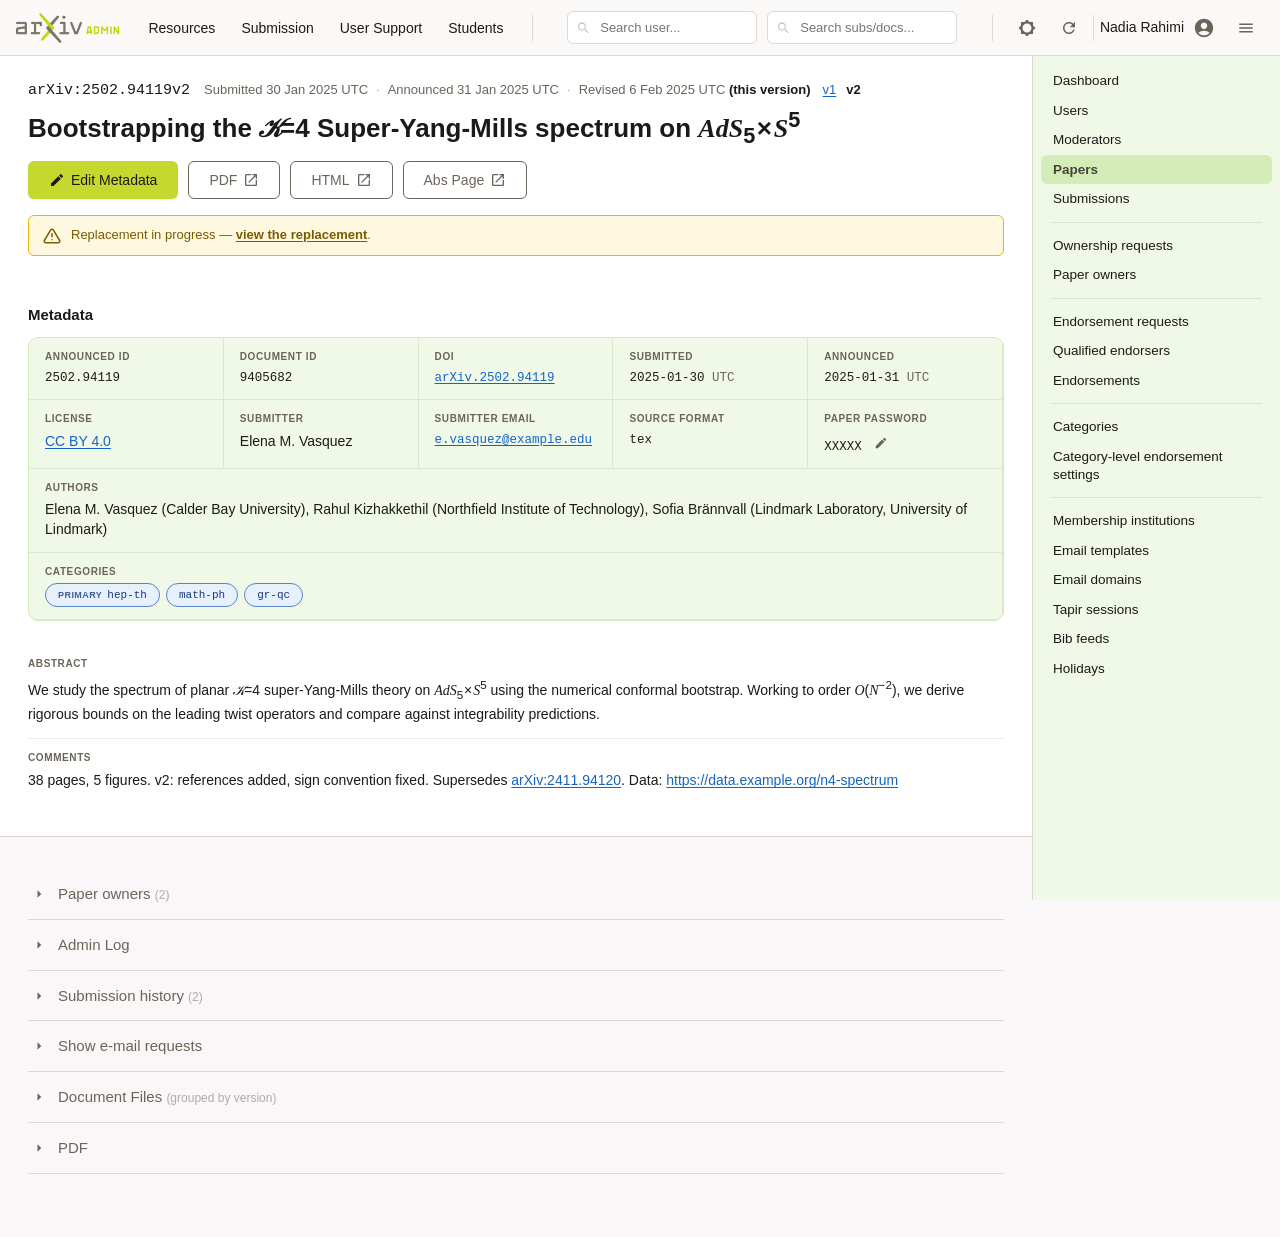
<file: mockups/internal/admin-console/paper-details/index.html>
<!DOCTYPE html>
<html lang="en" data-theme="light">
<head>
<meta charset="UTF-8">
<meta name="viewport" content="width=device-width, initial-scale=1.0">
<title>Paper Detail — arXiv Admin Console (mockup)</title>
<!--
  MOCKUP NOTE (for the dev team)
  ------------------------------------------------------------------
  This is a design mockup, not production code. It restyles the Admin
  Console paper-detail + edit-metadata pages using the arXiv internal
  design system (Access Lime). Fonts come from the repo's own
  docs/fonts.css — self-hosted IBM Plex, per DESIGN-POLICIES.
  Math in "Browse" mode is faked with styled HTML;
  production renders it with MathJax + STIX Two Math.
  Feedback items are tagged inline with "FB:" code comments.
-->
<link rel="stylesheet" href="https://arxiv.github.io/design-system/docs/fonts.css">
<style>
/* =================================================================
   arXiv internal design-system tokens (from design-system.css)
   ================================================================= */
:root{
  --ds-accent:#c4d82e; --ds-accent-hover:#b5c626; --ds-accent-active:#a4b520;
  --ds-accent-disabled-bg:#e6efb8; --ds-accent-disabled-fg:#8a9a5a;
  --ds-accent-wash:#f0f9e8; --ds-accent-wash-hover:#e2f3d0; --ds-accent-wash-active:#d4edb8;
  --ds-accent-border:#9cb522; --ds-accent-border-active:#6b7a10;
  --ds-disabled-bg:#fafafa; --ds-disabled-border:#d8d8d8; --ds-disabled-fg:#b0b0b0;
  --ds-text-muted:#6b6459; --ds-surface-hover-strong:#f0eeec; --ds-text-strong:#4a433d;
  --ds-surface-active:#e4e0db; --ds-text-disabled:#b0aba6; --ds-border-strong:#8b8680;
  --ds-danger:#c62828; --ds-danger-hover:#b71c1c; --ds-danger-active:#9a0007;
  --ds-link:#1565c0; --ds-link-hover:#1050a0; --ds-link-visited:#7b2fbe;
  --ds-text:#1c1a17; --ds-focus-ring:#1565c0; --ds-border-strong:#cbc5be;
  /* washes */
  --ds-canvas:#f9f7f7; --ds-border:#ddd8d2; --blue-tint:#f0f5ff;
  /* alerts */
  --ds-info-bg:#e7f1fd; --ds-info-border:#5a82c8; --ds-info-fg:#1a3a78;
  --ds-warning-bg:#fff8e1; --ds-warning-border:#e8b800; --ds-warning-fg:#7a5c00;
  --ds-success-bg:#e8f5d8; --ds-success-border:#6b8e1e; --ds-success-fg:#4a5a0a;
  /* Spacing scale — 4px base, 8-pt grid. tight=1-2, related=3, element=4, section-pad=6, breathing=12 */
  --ds-space-1:4px; --ds-space-2:8px; --ds-space-3:12px; --ds-space-4:16px; --ds-space-6:24px; --ds-space-8:32px; --ds-space-12:48px;
}
*,*::before,*::after{box-sizing:border-box;}
[hidden]{display:none !important;}
html{scroll-padding-top:64px;}
body{
  margin:0; background:var(--ds-canvas); color:var(--ds-text);
  font-family:"IBM Plex Sans",-apple-system,BlinkMacSystemFont,"Segoe UI",sans-serif;
  font-size:14px; line-height:1.45;
}
a{color:var(--ds-link); text-decoration:underline; text-underline-offset:2px;}
a:visited{color:var(--ds-link-visited);} a:hover{color:var(--ds-link-hover);}
h1,h2,h3{font-family:"IBM Plex Sans Condensed","IBM Plex Sans",sans-serif;}
.mono{font-family:"IBM Plex Mono",monospace;}
.skip-link{position:absolute; left:-9999px; top:0; background:#fff; color:var(--ds-link);
  padding:10px 16px; z-index:200; border:2px solid var(--ds-focus-ring); border-radius:0 0 6px 0;}
.skip-link:focus{left:0;}

/* ── Buttons (design-system) ─────────────────────────────── */
.btn{display:inline-flex; align-items:center; justify-content:center; gap:6px;
  padding:10px 20px; font-family:inherit; font-size:14px; font-weight:500; line-height:1;
  border-radius:6px; cursor:pointer; text-decoration:none; white-space:nowrap;
  box-shadow:0 1px 2px rgba(0,0,0,.08);
  transition:background-color .12s,border-color .12s,color .12s,box-shadow .12s,transform .08s;}
.btn:active:not(:disabled){transform:translateY(1px); box-shadow:none;}
.btn:focus-visible{outline:3px solid var(--ds-focus-ring); outline-offset:2px;}
.btn-sm{padding:7px 12px; font-size:13px;}
.btn-primary{background:var(--ds-accent); color:var(--ds-text); border:1px solid transparent;}
.btn-primary:hover:not(:disabled){background:var(--ds-accent-hover);}
.btn-primary:active:not(:disabled){background:var(--ds-accent-active);}
.btn-secondary{background:var(--ds-accent-wash); color:var(--ds-text); border:1px solid var(--ds-accent-border);}
.btn-secondary:visited{color:var(--ds-text);}
.btn-secondary:hover:not(:disabled){background:var(--ds-accent-wash-hover); color:var(--ds-text);}
.btn-secondary:active:not(:disabled){background:var(--ds-accent-wash-active); border-color:var(--ds-accent-border-active);}
.btn-tertiary{background:transparent; color:var(--ds-text-muted); border:1px solid var(--ds-text-muted); box-shadow:none;}
.btn-tertiary:visited{color:var(--ds-text-muted);}
.btn-tertiary:hover:not(:disabled){background:var(--ds-surface-hover-strong); border-color:var(--ds-text-strong); color:var(--ds-text-strong);}
.btn-destructive{background:var(--ds-danger); color:#fff; border:1px solid transparent;}
.btn-destructive:hover:not(:disabled){background:var(--ds-danger-hover);}
.btn-destructive:active:not(:disabled){background:var(--ds-danger-active);}
.btn .bi{font-size:1.05em; line-height:0;}
.btn svg{width:16px; height:16px; fill:currentColor;}

.icon-btn{display:inline-flex; align-items:center; justify-content:center; width:36px; height:36px;
  background:transparent; border:1px solid var(--ds-border-strong); border-radius:6px; color:var(--ds-text-muted);
  cursor:pointer; padding:0; transition:background .15s,border-color .15s,color .15s;}
.icon-btn:hover{background:var(--ds-surface-hover-strong); border-color:var(--ds-text-disabled); color:var(--ds-text-strong);}
.icon-btn:focus-visible{outline:3px solid var(--ds-focus-ring); outline-offset:2px;}
.icon-btn svg{width:18px; height:18px; fill:currentColor;}
.icon-btn.edit-inline{width:24px; height:24px; border-color:transparent;}
.icon-btn.edit-inline svg{width:14px; height:14px;}

/* ── Segmented control (Raw / Preview) ───────────────────── */
.ds-seg{display:inline-flex;}
.ds-seg-btn{padding:5px 12px; font-family:inherit; font-size:12px; font-weight:500; cursor:pointer;
  border:1px solid var(--ds-border-strong); background:#fff; color:var(--ds-text-muted); margin-left:-1px;
  transition:background .12s,color .12s,border-color .12s;}
.ds-seg-btn:first-child{border-radius:6px 0 0 6px; margin-left:0;}
.ds-seg-btn:last-child{border-radius:0 6px 6px 0;}
.ds-seg-btn:hover:not(.active){background:#f5f3f1; color:var(--ds-text);}
.ds-seg-btn:focus-visible{outline:3px solid var(--ds-focus-ring); outline-offset:1px; z-index:2;}
.ds-seg-btn.active{background:#deeeff; border-color:#5a82c8; color:#1a3a78; z-index:1;}

/* ── Toggle switch ───────────────────────────────────────── */
.toggle-switch{display:inline-flex; align-items:center; gap:8px; cursor:pointer; position:relative;}
.toggle-switch input{position:absolute; opacity:0; width:0; height:0;}
.toggle-track{position:relative; display:inline-block; width:30px; height:17px;
  background:var(--ds-border-strong); border-radius:999px; transition:background .18s; flex-shrink:0;}
.toggle-thumb{position:absolute; top:2px; left:2px; width:13px; height:13px; background:#fff;
  border-radius:50%; box-shadow:0 1px 3px rgba(0,0,0,.25); transition:transform .18s;}
.toggle-switch input:checked + .toggle-track{background:var(--ds-accent-border);}
.toggle-switch input:checked + .toggle-track .toggle-thumb{transform:translateX(13px);}
.toggle-switch input:focus-visible + .toggle-track{outline:3px solid var(--ds-focus-ring); outline-offset:2px;}
.toggle-label{font-family:"IBM Plex Sans Condensed","IBM Plex Sans",sans-serif; font-size:11px;
  font-weight:500; text-transform:uppercase; letter-spacing:.04em; color:#7c7670;
  transition:color .18s,font-weight .18s;}
.toggle-switch input:checked ~ .toggle-label{color:var(--ds-text); font-weight:700;}

/* ── Tags (.ds-tag) ───────────────────────────────────────
   Local copy of the canonical component in docs/internal/internal-tools.css.
   Mockups are never a build reference — the canonical file is authoritative.
   Values are literal because this page does not load the stylesheet; each
   names the token it stands for. Copied 2026-08-11, replacing three separate
   chip/token treatments that had drifted apart. */
.ds-tag{display:inline-flex; align-items:center; gap:5px; min-height:24px; /* WCAG 2.2 SC 2.5.8 */
  padding:2px 12px; border-radius:999px;
  font-family:"IBM Plex Mono","SF Mono","Fira Code",monospace;
  font-size:11px; font-weight:500; line-height:1.4;
  text-transform:uppercase; letter-spacing:.02em; white-space:nowrap; text-decoration:none;
  background:#f0eeec;          /* --ds-surface-hover-strong */
  border:1px solid #ddd8d2;    /* --ds-border */
  color:#6b6459;}              /* --ds-text-muted */
/* Category names are copied, never restyled — cs.AI, physics.optics and
   cond-mat.str-el are all correct as arXiv publishes them
   (DESIGN-POLICIES, Content and interaction). */
.ds-tag--keep-case{text-transform:none; letter-spacing:0;}
.ds-tag--chrome{background:#e7f1fd; border-color:#5a82c8; color:#1a3a78;}   /* --info-* */
.ds-tag-remove{display:inline-flex; align-items:center; justify-content:center;
  width:16px; height:16px; margin-right:-4px; padding:0;
  background:none; border:0; border-radius:999px;
  color:inherit; opacity:.65; font-size:13px; line-height:1; cursor:pointer;}
.ds-tag-remove:hover{opacity:1; background:rgba(0,0,0,.08);}
.ds-tag-remove:focus-visible{outline:2px solid var(--ds-focus-ring); outline-offset:1px; opacity:1;}
/* Mockup-local: the "Primary" marker inside a tag. Belongs on the
   category-editor pattern page when it is built, not in .ds-tag. */
.ds-tag .ds-tag-marker{font-family:"IBM Plex Sans Condensed",sans-serif; font-size:9px; font-weight:700;
  text-transform:uppercase; letter-spacing:.05em; opacity:.8;}

/* ── Alerts ──────────────────────────────────────────────── */
.ds-alert{display:flex; gap:10px; align-items:flex-start; padding:10px 14px; border:1px solid;
  border-radius:6px; font-size:13px; line-height:1.4;}
.ds-alert svg{width:18px; height:18px; flex-shrink:0; margin-top:1px; stroke:currentColor; fill:none;}
.ds-alert-title{font-weight:700; margin:0 0 2px;}
.ds-alert p{margin:0;}
.ds-alert a{color:inherit; font-weight:600;}
.ds-alert--info{background:var(--ds-info-bg); border-color:var(--ds-info-border); color:var(--ds-info-fg);}
.ds-alert--warning{background:var(--ds-warning-bg); border-color:var(--ds-warning-border); color:var(--ds-warning-fg);}
/* Header alert slot — breathing room from the action row above; stacked alerts share
   one collapsed 16px gap, and the section label's larger top margin wins below. */
#replacement-alert, #old-version-alert{margin:var(--ds-space-4) 0;}

/* =================================================================
   Shell — top app bar + right sidebar
   ================================================================= */
.app-bar{position:sticky; top:0; z-index:100; display:flex; align-items:center; gap:0;
  height:56px; padding:0 16px; background:#fbf9f7; border-bottom:1px solid var(--ds-border);}
.bar-group{display:flex; align-items:center;}
.bar-left{gap:16px; padding-right:16px;}
.bar-center{flex:1 1 auto; justify-content:center; gap:10px; padding:0 16px; min-width:0;}
.bar-right{gap:6px; padding-left:16px;}
.bar-divider{flex:0 0 auto; width:1px; height:26px; background:var(--ds-border);}
.brand{display:inline-flex; align-items:center; text-decoration:none; flex:0 0 auto;}
.brand-logo{height:30px; width:auto; display:block;}
.top-nav{display:flex; gap:2px;}
.top-nav button{font-family:inherit; font-size:14px; font-weight:500; color:var(--ds-text);
  background:none; border:none; border-radius:6px; padding:8px 12px; cursor:pointer;}
.top-nav button:hover{background:var(--ds-surface-hover-strong);}
.app-bar .spacer{flex:1 1 auto;}
.search{position:relative;}
.search input{font-family:inherit; font-size:13px; color:var(--ds-text); background:#fff;
  border:1px solid var(--ds-border); border-radius:6px; padding:8px 10px 8px 32px; width:190px;}
.search input:focus-visible{outline:2px solid var(--ds-focus-ring); outline-offset:1px; border-color:var(--ds-focus-ring);}
.search svg{position:absolute; left:9px; top:50%; transform:translateY(-50%); width:15px; height:15px; fill:var(--ds-border-strong);}
/* Top-bar icons are borderless (match the live console bar) */
.app-bar .icon-btn{border-color:transparent;}
.app-bar .icon-btn:hover{background:var(--ds-surface-hover-strong); border-color:transparent;}
.user-box{display:inline-flex; align-items:center; gap:2px;}
.user-name{text-decoration:none; color:var(--ds-text); font-weight:500; white-space:nowrap;}
.user-name:hover{text-decoration:underline; color:var(--ds-text);}
.user-ico svg{width:22px; height:22px;}

/* Sidebar sits flush against the right viewport edge; content stays left. */
.app-frame{display:flex; align-items:flex-start; width:100%;}
/* content column fills the row (so the sidebar reaches the viewport's right edge);
   readable width is capped on the inner .screen, left-aligned. */
.app-content{flex:1 1 auto; min-width:0; padding:0;}
/* Primary content on white; secondary (toggle-able panels) on the warm tint —
   background-color differentiation, matching user-page. Bands fill the content
   column; readable content is capped + left-aligned by .zone-inner. */
.zone-inner{max-width:1080px; margin-inline:auto; padding:var(--ds-space-6) 28px var(--ds-space-12);}  /* the ONE place content width is capped */
.zone-primary{background:#fff;}
.zone-primary .zone-inner{padding-bottom:var(--ds-space-8);}
.zone-secondary{background:var(--ds-canvas); border-top:1px solid var(--ds-border);}
.zone-secondary .zone-inner{padding-top:var(--ds-space-6); padding-bottom:64px;}
/* edit screen uses the zone-primary white band, like the detail page */
.app-sidebar{flex:0 0 248px; position:sticky; top:56px; align-self:flex-start;
  height:calc(100vh - 56px); overflow-y:auto; background:var(--ds-accent-wash);
  border-left:1px solid var(--ds-border); padding:10px 8px;}
/* Hamburger collapses / expands the sidebar at any width */
body.nav-collapsed .app-sidebar{display:none;}
.nav-item{display:block; padding:6px 12px; border-radius:6px; text-decoration:none; color:var(--ds-text);
  font-size:13.5px; font-weight:500; line-height:1.3;}
.nav-item:visited{color:var(--ds-text);}
.nav-item:hover{background:var(--ds-accent-wash-hover);}
.nav-item.is-active{background:var(--ds-accent-wash-active); color:var(--ds-text-strong); font-weight:600;}
.nav-item.is-active:hover{background:var(--ds-accent-wash-active);}
.nav-item:focus-visible{outline:3px solid var(--ds-focus-ring); outline-offset:-2px;}
.nav-item.nav-sub{padding-left:22px; font-weight:400;}
.nav-group-label{font-family:"IBM Plex Sans Condensed",sans-serif; font-size:10px; font-weight:700;
  text-transform:uppercase; letter-spacing:.06em; color:var(--ds-text-muted); padding:8px 12px 2px;}
.nav-divider{border:0; border-top:1px solid rgba(0,0,0,.09); margin:8px 10px;}

/* =================================================================
   Page content — shared
   ================================================================= */
.screen{animation:fade .18s ease;}
@keyframes fade{from{opacity:0; transform:translateY(3px);} to{opacity:1; transform:none;}}
@media (prefers-reduced-motion:reduce){.screen,.screen *{animation:none !important; transition:none !important;}}

/* Title block — FB(high): line break between arXiv ID and title */
.paper-title-block{margin:0 0 var(--ds-space-3);}
/* arXiv ID + version line on one row; wraps under on narrow screens */
.paper-meta-line{display:flex; flex-wrap:wrap; align-items:baseline; column-gap:14px; row-gap:4px; margin-bottom:var(--ds-space-1);}
.arxiv-id{font-family:"IBM Plex Mono",monospace; font-size:15px; font-weight:500; color:var(--ds-text);}
.paper-title{font-size:26px; font-weight:600; line-height:1.25; margin:0; max-width:52rem;}

.action-row{display:flex; flex-wrap:wrap; gap:10px; align-items:center; margin-bottom:0;}
.action-row .grow{flex:1 1 auto;}

/* Version line above the title — minimal, arXiv abstract-page style (FB) */
.version-line{display:flex; flex-wrap:wrap; align-items:baseline; gap:8px;
  font-size:13px; color:var(--ds-text-muted); margin:0;}
.version-line .dot{color:var(--ds-text-disabled);}
.version-line .thisver{display:none; color:var(--ds-text); font-weight:600;}
.version-line[data-viewing="1"] .v-date[data-for="1"] .thisver,
.version-line[data-viewing="2"] .v-date[data-for="2"] .thisver{display:inline;}
.version-links{display:inline-flex; gap:10px; margin-left:4px;}
.version-links a{color:var(--ds-link); text-decoration:underline; text-underline-offset:2px; font-weight:500;}
.version-links a.viewed{color:var(--ds-text); font-weight:700; text-decoration:none; pointer-events:none;}
.version-links a:focus-visible{outline:3px solid var(--ds-focus-ring); outline-offset:2px; border-radius:2px;}

/* Section label (shared) */
.section-label{font-size:15px; font-weight:600; margin:var(--ds-space-12) 0 var(--ds-space-3);}

/* Core metadata — green column card (à la user-page green zone) */
.meta-card{display:grid; grid-template-columns:repeat(auto-fit,minmax(190px,1fr));
  background:var(--ds-accent-wash); border:1px solid #d6e8bd; border-radius:10px; overflow:hidden;}
.mc-cell{display:flex; flex-direction:column; gap:var(--ds-space-1); padding:var(--ds-space-3) var(--ds-space-4);
  border-right:1px solid rgba(107,120,34,.14); border-bottom:1px solid rgba(107,120,34,.14);}
.mc-span{grid-column:1 / -1;}
.mc-label{font-family:"IBM Plex Sans Condensed",sans-serif; font-size:10px; font-weight:600;
  text-transform:uppercase; letter-spacing:.06em; color:var(--ds-text-muted);}
.mc-value{font-size:14px; color:var(--ds-text); word-break:break-word;}
.mc-value.mono{font-family:"IBM Plex Mono",monospace; font-size:12.5px;}
.mc-value .muted{color:var(--ds-text-muted);}
.cat-chips{display:flex; flex-wrap:wrap; gap:6px;}

/* Rendered content (Abstract + Comments) — full width, Raw/Browse toggle */
.rendered-block{margin-top:var(--ds-space-6);}
.rendered-field{padding:12px 0; border-bottom:1px solid #efece8;}
.rendered-field:last-child{border-bottom:none;}
.rf-label{display:block; font-family:"IBM Plex Sans Condensed",sans-serif; font-size:10px;
  font-weight:600; text-transform:uppercase; letter-spacing:.06em; color:var(--ds-text-muted); margin-bottom:5px;}
.rf-value{line-height:1.55;}

/* Panels toolbar — FB(high): default expanded + sticky panels setting */
.panels-toolbar{display:flex; align-items:center; gap:16px; flex-wrap:wrap;
  border-top:1px solid var(--ds-border); margin-top:6px; padding-top:12px;}
.panels-toolbar .bulk{display:inline-flex; gap:6px;}
.link-btn{background:none; border:none; color:var(--ds-link); cursor:pointer; font:inherit; font-size:13px;
  text-decoration:underline; text-underline-offset:2px; padding:2px 4px; border-radius:3px;}
.link-btn:hover{color:var(--ds-link-hover);}
.link-btn:focus-visible{outline:3px solid var(--ds-focus-ring); outline-offset:2px;}
.setting-hint{margin-left:auto; color:var(--ds-text-muted); font-size:12px; display:inline-flex; align-items:center; gap:8px;}

/* Metadata block — FB: condensed + Raw/Browse modes */
.meta-head{display:flex; align-items:center; justify-content:space-between; gap:12px; margin:4px 0 10px;}
.meta-head h2{font-size:15px; font-weight:600; margin:0;}
.mode-switch{display:inline-flex; align-items:center; gap:8px;}
.mode-switch .mode-cap{font-size:11px; font-weight:600; text-transform:uppercase; letter-spacing:.05em; color:var(--ds-text-muted);}
.meta-grid{display:grid; grid-template-columns:repeat(2,minmax(0,1fr)); gap:2px 28px;}
.meta-row{display:grid; grid-template-columns:150px 1fr; gap:12px; padding:6px 0;
  border-bottom:1px solid #efece8; align-items:baseline;}
.meta-row.span2{grid-column:1 / -1;}
.meta-key{font-family:"IBM Plex Sans Condensed",sans-serif; font-size:11px; font-weight:600;
  text-transform:uppercase; letter-spacing:.05em; color:var(--ds-text-muted); text-align:right;}
.meta-val{min-width:0; word-wrap:break-word;}
.meta-val.mono{font-family:"IBM Plex Mono",monospace; font-size:12.5px;}
.tex-src{font-family:"IBM Plex Mono",monospace; font-size:12.5px; color:#5a544b; background:var(--blue-tint);
  border:1px solid #e2e8f5; border-radius:4px; padding:1px 5px; display:inline; white-space:pre-wrap;}
.tex{font-family:"STIX Two Math","IBM Plex Serif",Georgia,serif; font-style:italic;}
.abs-text{line-height:1.55;}
/* Raw / Browse visibility */
[data-mode="raw"] .show-browse{display:none;}
[data-mode="browse"] .show-raw{display:none;}

/* Accordion panels — FB: default expanded (open by default) */
.panels{margin-top:8px;}
.panel{border-bottom:1px solid var(--ds-border);}
.panel-head{display:flex; align-items:center; gap:10px; width:100%; text-align:left;
  background:none; border:none; cursor:pointer; padding:14px 2px; font:inherit; color:var(--ds-text);}
.panel-head:focus-visible{outline:3px solid var(--ds-focus-ring); outline-offset:-2px;}
.panel-head h3{font-size:15px; font-weight:600; margin:0;}
.panel-head .count{font-size:12px; font-weight:400; color:var(--ds-text-disabled);}
.panel-caret{color:var(--ds-text-muted); transition:transform .15s; flex:0 0 auto; display:inline-flex;}
.panel-caret svg{width:18px; height:18px; fill:currentColor;}
.panel.collapsed .panel-caret{transform:rotate(-90deg);}
.panel.collapsed .panel-head h3{font-weight:500; color:var(--ds-text-muted);}
.panel-body{padding:0 2px 18px 30px;}
.panel.collapsed .panel-body{display:none;}
.empty-note{background:#fff; border:1px solid var(--ds-border); border-radius:6px; padding:12px 14px; color:var(--ds-text-muted);}

/* Data table (files, history) */
.ds-table{width:100%; border-collapse:collapse; background:#fff; border:1px solid var(--ds-border); border-radius:8px; overflow:hidden;}
.ds-table th{text-align:left; font-family:"IBM Plex Sans Condensed",sans-serif; font-size:11px;
  font-weight:600; text-transform:uppercase; letter-spacing:.06em; color:var(--ds-text-muted);
  padding:9px 14px; background:#f0eeec; border-bottom:1px solid var(--ds-border); white-space:nowrap;}
.ds-table td{padding:9px 14px; border-bottom:1px solid #f0eeec; vertical-align:top; color:var(--ds-text);}
.ds-table tbody tr:last-child td{border-bottom:none;}
.ds-table tbody tr:hover td{background:#faf9f8;}

/* Document Files grouped by version — FB(high) */
.file-group{margin-bottom:16px;}
.file-group:last-child{margin-bottom:0;}
.file-group-head{display:flex; align-items:center; gap:10px; margin:0 0 8px;}
.file-group-head .vtag{font-family:"IBM Plex Mono",monospace; font-size:12px; font-weight:500;
  background:var(--ds-text); color:#fff; border-radius:999px; padding:2px 10px;}
.file-group-head .vtag.old{background:var(--ds-surface-hover-strong); color:var(--ds-text); border:1px solid var(--ds-border);}
.file-group-head .vmeta{font-size:12px; color:var(--ds-text-muted);}

/* Submission-history rows — FB(high): links go to arXiv Check */
.check-link{display:inline-flex; align-items:center; gap:5px;}
.check-badge{font-family:"IBM Plex Sans Condensed",sans-serif; font-size:9px; font-weight:700;
  text-transform:uppercase; letter-spacing:.05em; color:var(--ds-accent-border-active);
  background:var(--ds-accent-wash); border:1px solid var(--ds-accent-border); border-radius:3px; padding:1px 5px;}

/* ── Paper owners — selectable rows + toolbar (counterpart of user-page "Owned Papers") ── */
.owners-toolbar{display:flex; justify-content:space-between; align-items:center; gap:var(--ds-space-3);
  flex-wrap:wrap; margin-bottom:var(--ds-space-3);}
.owners-toolbar-left{display:flex; gap:var(--ds-space-2); align-items:center; flex-wrap:wrap;}
.owners-selected-count{font-size:12px; color:var(--ds-text-muted);}
.btn:disabled{cursor:not-allowed;}
.btn-primary:disabled{background:var(--ds-accent-disabled-bg); color:var(--ds-accent-disabled-fg);}
.btn-tertiary:disabled{color:var(--ds-text-disabled); border-color:var(--ds-text-disabled);}
.col-check{width:32px; text-align:center;}
.col-ind{width:44px; text-align:center; color:var(--ds-success-fg); font-size:14px;}
td.col-ind.no{color:var(--ds-text-disabled);}
#owners-table input[type="checkbox"], .owner-results input[type="radio"]{accent-color:var(--ds-accent-border); width:15px; height:15px;}
.sr-only{position:absolute; width:1px; height:1px; padding:0; margin:-1px; overflow:hidden;
  clip:rect(0 0 0 0); white-space:nowrap; border:0;}
/* Filter select — .ds-filter construction from design-system.css */
.ds-filter{display:inline-flex; align-items:center; gap:5px; font-size:12px; color:var(--ds-text-muted);}
.ds-filter label{font-weight:500; white-space:nowrap;}
.ds-filter select{font-family:inherit; font-size:12px; color:var(--ds-text); background:none; border:none;
  border-bottom:1px solid var(--ds-border-strong); border-radius:0; padding:1px 18px 1px 2px; cursor:pointer;
  -webkit-appearance:none; appearance:none;
  background-image:url("data:image/svg+xml,%3Csvg xmlns='http://www.w3.org/2000/svg' viewBox='0 0 10 6' width='10' height='6'%3E%3Cpath d='M0 0l5 6 5-6z' fill='%238b8680'/%3E%3C/svg%3E");
  background-repeat:no-repeat; background-position:right 2px center;}
.ds-filter select:focus-visible{outline:2px solid var(--ds-focus-ring); outline-offset:2px; border-radius:2px;}

/* ── Add Owner dialog — native <dialog>: modals live in the top layer, no z-index (policy) ── */
dialog.dlg{border:1px solid var(--ds-border); border-radius:8px; padding:0;
  width:min(900px, calc(100vw - 32px)); background:#fff; color:var(--ds-text);
  box-shadow:0 8px 30px rgba(0,0,0,.18);}
dialog.dlg::backdrop{background:rgba(28,26,23,.45);}
.dlg-head{display:flex; align-items:center; justify-content:space-between; gap:var(--ds-space-3);
  padding:var(--ds-space-4) var(--ds-space-6); border-bottom:1px solid var(--ds-border);}
.dlg-head h2{font-size:17px; font-weight:600; margin:0;}
.dlg-body{padding:var(--ds-space-4) var(--ds-space-6);}
.dlg-actions{display:flex; justify-content:flex-end; gap:var(--ds-space-3);
  padding:var(--ds-space-4) var(--ds-space-6); border-top:1px solid var(--ds-border);}
.owner-results{margin-top:var(--ds-space-4); overflow-x:auto;}
.owner-results tbody td{cursor:pointer;}
.owner-results tbody tr.selected td{background:var(--ds-accent-wash);}
.owner-results th.col-ind, .owner-results td.col-ind{padding-left:6px; padding-right:6px;}
.results-note{font-size:12px; color:var(--ds-text-muted); margin:var(--ds-space-2) 0 0;}
.dlg-sm{width:min(480px, calc(100vw - 32px));}
#owners-table .empty-cell{color:var(--ds-text-muted);}

/* =================================================================
   Edit form
   ================================================================= */
/* ===== Edit metadata — single primary form on white, top-aligned labels ===== */
.edit-form{max-width:100%;}  /* fills the shared 1080px content column (.zone-inner), centered */
.edit-head{margin-bottom:var(--ds-space-4);}
.edit-h1{font-size:22px; font-weight:600; line-height:1.2; margin:0 0 var(--ds-space-1);}
.edit-h2{font-size:16px; font-weight:500; color:var(--ds-text-muted); line-height:1.35; margin:0; max-width:52rem;}
.form-actions{display:flex; justify-content:flex-end; gap:var(--ds-space-3); align-items:center;}
.form-actions.form-actions-split{justify-content:space-between;}
.form-actions-btns{display:flex; gap:var(--ds-space-3); align-items:center;}
/* Raw/Preview: rendered preview shown under TeX fields only in Preview mode */
.preview-box{margin-top:var(--ds-space-2); background:#fff; border:1px dashed var(--ds-border-strong);
  border-radius:6px; padding:9px 11px; font-size:13.5px; line-height:1.55;}
.preview-box .pv-cap{display:block; font-family:"IBM Plex Sans Condensed",sans-serif; font-size:10px;
  font-weight:700; text-transform:uppercase; letter-spacing:.06em; color:var(--ds-text-muted); margin-bottom:4px;}
[data-mode="raw"] .preview-box{display:none;}
.form-rule{border:0; border-top:1px solid var(--ds-border);}
.form-rule.top{margin:var(--ds-space-3) 0 var(--ds-space-6);}
.form-rule.bottom{margin:var(--ds-space-6) 0 var(--ds-space-3);}
/* Classification uses a neutral bordered panel — the DS .info-card is read-only-only */
.form-card{background:#fff; border:1px solid var(--ds-border); border-radius:8px; padding:var(--ds-space-6); margin-top:var(--ds-space-8);}
.form-card > .form-section-title{margin-top:0;}

.edit-idbar{display:flex; flex-wrap:wrap; align-items:center; gap:var(--ds-space-2) var(--ds-space-6);
  font-size:13px; color:var(--ds-text-muted); margin-bottom:var(--ds-space-6);}
.idbar-item{display:inline-flex; align-items:center; gap:var(--ds-space-2);}
.idbar-key{font-family:"IBM Plex Sans Condensed",sans-serif; font-weight:600; text-transform:uppercase;
  letter-spacing:.05em; font-size:11px; color:var(--ds-text-muted);}
.icon-btn.icon-btn-sm{width:28px; height:28px;}
.icon-btn.icon-btn-sm svg{width:15px; height:15px;}

.form-section{margin-top:var(--ds-space-8);}
.form-section-title{font-family:"IBM Plex Sans Condensed",sans-serif; font-size:13px; font-weight:700;
  text-transform:uppercase; letter-spacing:.06em; color:var(--ds-text); margin:0 0 var(--ds-space-4);}

.field{margin-bottom:var(--ds-space-4);}
.field > .flabel{display:block; font-size:13px; font-weight:600; color:var(--ds-text); margin-bottom:var(--ds-space-2);}
.field .fhelp{font-size:12px; color:var(--ds-text-muted); margin:var(--ds-space-2) 0 0;}
.field-required::after{content:" *"; color:var(--ds-danger); font-weight:700;}
.control{width:100%; font-family:inherit; font-size:14px; color:var(--ds-text); background:#fff;
  border:1px solid var(--ds-border-strong); border-radius:6px; padding:9px 11px;}
.control:focus-visible{outline:2px solid var(--ds-focus-ring); outline-offset:1px; border-color:var(--ds-focus-ring);}
textarea.control{resize:vertical; min-height:76px; line-height:1.5;}
select.control{appearance:none; -webkit-appearance:none;
  background-image:url("data:image/svg+xml,%3Csvg xmlns='http://www.w3.org/2000/svg' width='12' height='12' viewBox='0 0 24 24' fill='%236b6459'%3E%3Cpath d='M7 10l5 5 5-5z'/%3E%3C/svg%3E");
  background-repeat:no-repeat; background-position:right 11px center; padding-right:34px;}
.field.w-sm .control{max-width:240px;} .field.w-md .control{max-width:360px;} .field.w-lg .control{max-width:480px;}
.submitter-2col{display:grid; grid-template-columns:1fr 1fr; gap:var(--ds-space-4);}
.withdrawn-row{display:flex; align-items:center; gap:var(--ds-space-3);}
.status-toggles{display:flex; gap:var(--ds-space-6); align-items:center; flex-wrap:wrap;}

/* Category editor — lozenge rows + explicit set-primary/reorder + combo search (carried from user-page) */
.cat-rows{list-style:none; margin:0 0 var(--ds-space-3); padding:0; display:flex; flex-direction:column; gap:var(--ds-space-2);}
.cat-row{display:flex; align-items:center; gap:var(--ds-space-2); padding:5px 8px; border-radius:8px;}
.cat-row.drag-over{background:var(--blue-tint);}
.cat-row.dragging{opacity:.5;}
.cat-drag{cursor:grab; color:var(--ds-text-disabled); display:inline-flex; padding:2px; border:none; background:none; border-radius:4px;}
.cat-drag:hover{color:var(--ds-text-muted);}
.cat-drag:focus-visible{outline:3px solid var(--ds-focus-ring); outline-offset:1px;}
.cat-drag svg{width:16px; height:16px; fill:currentColor;}
.cat-name{white-space:nowrap;}
.cat-row.is-primary .cat-name{font-weight:700;}
.cat-primary-tag{font-family:"IBM Plex Sans Condensed",sans-serif; font-size:9px; font-weight:700;
  text-transform:uppercase; letter-spacing:.05em; color:var(--ds-accent-border-active); background:var(--ds-accent-wash);
  border:1px solid var(--ds-accent-border); border-radius:3px; padding:1px 6px;}
.cat-row-actions{margin-left:auto; display:inline-flex; align-items:center; gap:2px;}
.cat-btn{width:28px; height:28px; display:inline-flex; align-items:center; justify-content:center;
  border:1px solid transparent; border-radius:6px; background:none; color:var(--ds-text-muted); cursor:pointer; padding:0;}
.cat-btn:hover:not(:disabled){background:var(--ds-surface-hover-strong); color:var(--ds-text-strong);}
.cat-btn:focus-visible{outline:3px solid var(--ds-focus-ring); outline-offset:1px;}
.cat-btn:disabled{color:var(--ds-text-disabled); cursor:default;}
.cat-btn svg{width:16px; height:16px; fill:currentColor;}
.cat-btn.cat-star.is-primary-on{color:var(--ds-accent-border-active);}
.cat-btn.cat-remove:hover:not(:disabled){background:var(--ds-danger-wash-hover); color:var(--ds-danger);}

.combobox{position:relative; max-width:440px;}
.search-container{background:#fff; border:1px solid var(--ds-border-strong); border-radius:6px; padding:0 8px; display:flex;}
.search-container:focus-within{border-color:var(--ds-focus-ring); box-shadow:0 0 0 3px rgba(21,101,192,.12);}
.combo-input{width:100%; border:0; padding:9px 4px; font-size:13px; font-family:inherit; background:transparent; outline:none; color:var(--ds-text);}
.combo-input::placeholder{color:var(--ds-text-disabled); font-style:italic;}
.dropdown{list-style:none; margin:4px 0 0; padding:4px; width:100%; max-height:220px; overflow:auto;
  border-radius:6px; border:1px solid var(--ds-border); box-shadow:0 4px 16px rgba(0,0,0,.1);
  background:#fff; position:absolute; z-index:20; top:100%; left:0; display:none;}
.dropdown.open{display:block;}
.dropdown li{padding:7px 10px; cursor:pointer; border-radius:4px; font-size:13px; color:var(--ds-text);
  font-family:"IBM Plex Mono",monospace; display:flex; align-items:baseline;}
.dropdown li[aria-selected="true"], .dropdown li:hover{background:#eef2ff;}
.dropdown .cat-desc{font-family:"IBM Plex Sans",sans-serif; color:var(--ds-text-muted); font-size:12px; margin-left:8px;}

/* Toast */
.toast{position:fixed; left:50%; bottom:24px; transform:translateX(-50%); z-index:150;
  background:var(--ds-text); color:#fff; padding:12px 18px; border-radius:8px; font-size:14px;
  box-shadow:0 6px 20px rgba(0,0,0,.25); display:flex; align-items:center; gap:10px;}
.toast[hidden]{display:none;}
.toast .ok{color:var(--ds-accent); font-weight:700;}

/* Responsive */
@media (max-width:1080px){
  /* Sidebar overlays content on small screens instead of squeezing it */
  .app-sidebar{position:fixed; right:0; top:56px; height:calc(100vh - 56px); z-index:90;
    box-shadow:-4px 0 16px rgba(0,0,0,.12);}
  .top-nav,.search.secondary{display:none;}
}
@media (max-width:720px){
  .meta-grid{grid-template-columns:1fr;}
  .submitter-2col{grid-template-columns:1fr;}
  .search input{width:130px;}
  .zone-inner{padding-left:16px; padding-right:16px;}
  .edit-head{flex-direction:column;}
  .form-actions{width:100%;}
}
</style>
</head>
<body>
<a class="skip-link" href="#main">Skip to main content</a>

<!-- ============================ TOP APP BAR ============================ -->
<header class="app-bar">
  <div class="bar-group bar-left">
    <a class="brand" href="#" aria-label="arXiv Admin Console home">
      <img class="brand-logo" alt="arXiv Admin Console" src="[data-uri]">
    </a>
    <nav class="top-nav" aria-label="Primary">
      <button type="button">Resources</button>
      <button type="button">Submission</button>
      <button type="button">User Support</button>
      <button type="button">Students</button>
    </nav>
  </div>
  <span class="bar-divider" aria-hidden="true"></span>
  <div class="bar-group bar-center">
  <div class="search">
    <svg viewBox="0 0 24 24" aria-hidden="true"><path d="M15.5 14h-.79l-.28-.27a6.5 6.5 0 1 0-.7.7l.27.28v.79l5 4.99L20.49 19zm-6 0A4.5 4.5 0 1 1 14 9.5 4.5 4.5 0 0 1 9.5 14"/></svg>
    <input type="search" aria-label="Search users" placeholder="Search user...">
  </div>
  <div class="search secondary">
    <svg viewBox="0 0 24 24" aria-hidden="true"><path d="M15.5 14h-.79l-.28-.27a6.5 6.5 0 1 0-.7.7l.27.28v.79l5 4.99L20.49 19zm-6 0A4.5 4.5 0 1 1 14 9.5 4.5 4.5 0 0 1 9.5 14"/></svg>
    <input type="search" aria-label="Search submissions or documents" placeholder="Search subs/docs...">
  </div>
  </div>
  <span class="bar-divider" aria-hidden="true"></span>
  <div class="bar-group bar-right">
  <!-- Right group: dark-mode toggle, refresh · user (name + icon) · hamburger -->
  <button class="icon-btn" type="button" aria-label="Toggle light/dark mode" title="Light / dark mode (mockup is light-only)">
    <svg viewBox="0 0 24 24"><path d="M20 8.69V4h-4.69L12 .69 8.69 4H4v4.69L.69 12 4 15.31V20h4.69L12 23.31 15.31 20H20v-4.69L23.31 12zM12 18a6 6 0 1 1 0-12 6 6 0 0 1 0 12"/></svg>
  </button>
  <button class="icon-btn" type="button" aria-label="Refresh" title="Refresh">
    <svg viewBox="0 0 24 24"><path d="M17.65 6.35C16.2 4.9 14.21 4 12 4c-4.42 0-7.99 3.58-7.99 8s3.57 8 7.99 8c3.73 0 6.84-2.55 7.73-6h-2.08c-.82 2.33-3.04 4-5.65 4-3.31 0-6-2.69-6-6s2.69-6 6-6c1.66 0 3.14.69 4.22 1.78L13 11h7V4z"/></svg>
  </button>
  <span class="bar-divider" aria-hidden="true"></span>
  <div class="user-box">
    <a class="user-name" href="#">Nadia Rahimi</a>
    <button class="icon-btn user-ico" type="button" aria-haspopup="true" aria-label="User menu">
      <svg viewBox="0 0 24 24"><path d="M12 2C6.48 2 2 6.48 2 12s4.48 10 10 10 10-4.48 10-10S17.52 2 12 2m0 4c1.93 0 3.5 1.57 3.5 3.5S13.93 13 12 13s-3.5-1.57-3.5-3.5S10.07 6 12 6m0 14c-2.03 0-4.43-.82-6.14-2.88C7.55 15.8 9.68 15 12 15s4.45.8 6.14 2.12C16.43 19.18 14.03 20 12 20"/></svg>
    </button>
  </div>
  <button class="icon-btn hamburger" type="button" aria-label="Collapse or expand sidebar" aria-expanded="true" aria-controls="sidebar" onclick="toggleSidebar()">
    <svg viewBox="0 0 24 24"><path d="M3 18h18v-2H3zm0-5h18v-2H3zm0-7v2h18V6z"/></svg>
  </button>
  </div>
</header>

<div class="app-frame">
  <main id="main" class="app-content">

    <!-- ==================================================================
         SCREEN 1 — PAPER DETAIL (view)
         ================================================================== -->
    <section id="screen-detail" class="screen screen-detail">
      <!-- PRIMARY zone — always-visible content, on white -->
      <div class="zone zone-primary"><div class="zone-inner">

      <!-- FB: arXiv ID + version row share one line (wrap under on narrow screens).
           Versions are functional links; viewed version bold + aria-current. -->
      <div class="paper-title-block">
        <div class="paper-meta-line">
          <span class="arxiv-id" id="detail-arxivid">arXiv:2502.94119v2</span>
          <span class="version-line" id="version-line" data-viewing="2">
            <span class="v-date" data-for="1">Submitted 30 Jan 2025&nbsp;UTC<span class="thisver"> (this version)</span></span>
            <span class="dot" aria-hidden="true">·</span>
            <span class="v-date">Announced 31 Jan 2025&nbsp;UTC</span>
            <span class="dot" aria-hidden="true">·</span>
            <span class="v-date" data-for="2">Revised 6 Feb 2025&nbsp;UTC<span class="thisver"> (this version)</span></span>
            <span class="version-links" aria-label="All versions">
              <a href="#" data-v="1" onclick="return setVersion(1)">v1</a>
              <a href="#" data-v="2" class="viewed" aria-current="true" onclick="return setVersion(2)">v2</a>
            </span>
          </span>
        </div>
        <!-- FB: line break between arXiv ID and title -->
        <h1 class="paper-title">Bootstrapping the <span class="tex">&#119974;</span>=4 Super-Yang-Mills spectrum on <span class="tex">AdS</span><sub>5</sub>&#8202;&times;&#8202;<span class="tex">S</span><sup>5</sup></h1>
      </div>

      <!-- Action row. FB: "Abstract"->"Abs Page". "View on arXiv" removed (duplicated PDF/HTML/Abs Page). -->
      <div class="action-row">
        <button class="btn btn-primary" type="button" onclick="showEdit()">
          <svg viewBox="0 0 24 24"><path d="M3 17.25V21h3.75L17.81 9.94l-3.75-3.75zM20.71 7.04a1 1 0 0 0 0-1.41l-2.34-2.34a1 1 0 0 0-1.41 0l-1.83 1.83 3.75 3.75z"/></svg>
          Edit Metadata
        </button>
        <a class="btn btn-tertiary" href="#" target="_blank" rel="noopener">PDF
          <svg viewBox="0 0 24 24"><path d="M19 19H5V5h7V3H5c-1.11 0-2 .9-2 2v14c0 1.1.89 2 2 2h14c1.1 0 2-.9 2-2v-7h-2zM14 3v2h3.59l-9.83 9.83 1.41 1.41L19 6.41V10h2V3z"/></svg></a>
        <a class="btn btn-tertiary" href="#" target="_blank" rel="noopener">HTML
          <svg viewBox="0 0 24 24"><path d="M19 19H5V5h7V3H5c-1.11 0-2 .9-2 2v14c0 1.1.89 2 2 2h14c1.1 0 2-.9 2-2v-7h-2zM14 3v2h3.59l-9.83 9.83 1.41 1.41L19 6.41V10h2V3z"/></svg></a>
        <a class="btn btn-tertiary" href="#" target="_blank" rel="noopener" title="arXiv abstract (Abs) page">Abs Page
          <svg viewBox="0 0 24 24"><path d="M19 19H5V5h7V3H5c-1.11 0-2 .9-2 2v14c0 1.1.89 2 2 2h14c1.1 0 2-.9 2-2v-7h-2zM14 3v2h3.59l-9.83 9.83 1.41 1.41L19 6.41V10h2V3z"/></svg></a>
      </div>

      <!-- Active replacement notice — in production this shows only while the author has an
           unannounced replacement submission open; static here to demo the state. Warning
           yellow, not danger red: attention-getting, but nothing is wrong.
           Deliberate quiet variant of the versions alert (docs/version-display.html):
           no bold lead, the link is the only emphasis (decided 2026-08-04). The
           old-version alert below keeps the documented bold-lead grammar — don't
           normalize the two to match. -->


      <div id="replacement-alert" class="ds-alert ds-alert--warning" role="alert">
        <svg viewBox="0 0 24 24" stroke-width="2" stroke-linecap="round" stroke-linejoin="round" aria-hidden="true"><path d="M12 9v4m0 4h.01M10.29 3.86 1.82 18a2 2 0 0 0 1.71 3h16.94a2 2 0 0 0 1.71-3L13.71 3.86a2 2 0 0 0-3.42 0z"/></svg>
        <div><p>Replacement in progress &mdash; <a href="#">view the replacement</a>.</p></div>
      </div>

      <!-- Older-version warning (shown only when not viewing current) -->
      <div id="old-version-alert" class="ds-alert ds-alert--warning" role="alert" hidden>
        <svg viewBox="0 0 24 24" stroke-width="2" stroke-linecap="round" stroke-linejoin="round" aria-hidden="true"><path d="M12 9v4m0 4h.01M10.29 3.86 1.82 18a2 2 0 0 0 1.71 3h16.94a2 2 0 0 0 1.71-3L13.71 3.86a2 2 0 0 0-3.42 0z"/></svg>
        <div><p><strong>You're viewing v<span class="old-v-num">1</span>.</strong> A newer version is available &mdash; <a href="#" onclick="return setVersion(2)">v2, revised 6 Feb 2025&nbsp;UTC</a>.</p></div>
      </div>

      <!-- ===== Core metadata — green column card (à la user-page green zone) =====
           FB: Title removed (it's the page title); Submitter + email + License added;
           condensed / columnar layout. -->
      <h2 class="section-label">Metadata</h2>
      <div class="meta-card">
        <div class="mc-cell"><span class="mc-label">Announced ID</span><span class="mc-value mono">2502.94119</span></div>
        <div class="mc-cell"><span class="mc-label">Document ID</span><span class="mc-value mono">9405682</span></div>
        <div class="mc-cell"><span class="mc-label">DOI</span><span class="mc-value mono"><a href="https://doi.org/10.48550/arXiv.2502.94119" target="_blank" rel="noopener">arXiv.2502.94119</a></span></div>
        <div class="mc-cell"><span class="mc-label">Submitted</span><span class="mc-value mono">2025-01-30 <span class="muted">UTC</span></span></div>
        <div class="mc-cell"><span class="mc-label">Announced</span><span class="mc-value mono">2025-01-31 <span class="muted">UTC</span></span></div>
        <div class="mc-cell"><span class="mc-label">License</span><span class="mc-value"><a href="#">CC BY 4.0</a></span></div>
        <div class="mc-cell"><span class="mc-label">Submitter</span><span class="mc-value">Elena M. Vasquez</span></div>
        <div class="mc-cell"><span class="mc-label">Submitter email</span><span class="mc-value mono"><a href="#">e.vasquez@example.edu</a></span></div>
        <div class="mc-cell"><span class="mc-label">Source Format</span><span class="mc-value mono">tex</span></div>
        <div class="mc-cell"><span class="mc-label">Paper Password</span><span class="mc-value mono">XXXXX
          <button class="icon-btn edit-inline" type="button" aria-label="Edit paper password"><svg viewBox="0 0 24 24"><path d="M3 17.25V21h3.75L17.81 9.94l-3.75-3.75zM20.71 7.04a1 1 0 0 0 0-1.41l-2.34-2.34a1 1 0 0 0-1.41 0l-1.83 1.83 3.75 3.75z"/></svg></button></span></div>
        <div class="mc-cell mc-span"><span class="mc-label">Authors</span><span class="mc-value">Elena M. Vasquez (Calder Bay University), Rahul Kizhakkethil (Northfield Institute of Technology), Sofia Brännvall (Lindmark Laboratory, University of Lindmark)</span></div>
        <div class="mc-cell mc-span"><span class="mc-label">Categories</span><span class="mc-value cat-chips">
          <span class="ds-tag ds-tag--chrome ds-tag--keep-case"><span class="ds-tag-marker">Primary</span> hep-th</span>
          <span class="ds-tag ds-tag--chrome ds-tag--keep-case">math-ph</span>
          <span class="ds-tag ds-tag--chrome ds-tag--keep-case">gr-qc</span>
        </span></div>
      </div>

      <!-- ===== Abstract + Comments — full width, rendered (MathJax/TeXism + URL/arXiv-ID linkified) ===== -->
      <div class="rendered-block" id="meta-block" data-mode="browse">
        <div class="rendered-field">
          <span class="rf-label">Abstract</span>
          <div class="rf-value abs-text">
            <span class="show-raw tex-src">We study the spectrum of planar $\mathcal{N}=4$ super-Yang-Mills theory on $AdS_5\times S^5$ using the numerical conformal bootstrap. Working to order $O(N^{-2})$, we derive rigorous bounds on the leading twist operators and compare against integrability predictions.</span>
            <span class="show-browse">We study the spectrum of planar <span class="tex">&#119974;</span>=4 super-Yang-Mills theory on <span class="tex">AdS</span><sub>5</sub>&#8202;&times;&#8202;<span class="tex">S</span><sup>5</sup> using the numerical conformal bootstrap. Working to order <span class="tex">O</span>(<span class="tex">N</span><sup>&#8722;2</sup>), we derive rigorous bounds on the leading twist operators and compare against integrability predictions.</span>
          </div>
        </div>
        <div class="rendered-field">
          <span class="rf-label">Comments</span>
          <div class="rf-value">
            <span class="show-raw tex-src">38 pages, 5 figures. v2: references added, sign convention fixed. Supersedes arXiv:2411.94120. Data: https://data.example.org/n4-spectrum</span>
            <span class="show-browse">38 pages, 5 figures. v2: references added, sign convention fixed. Supersedes <a href="#" title="arXiv:2411.94120">arXiv:2411.94120</a>. Data: <a href="https://data.example.org/n4-spectrum" target="_blank" rel="noopener">https://data.example.org/n4-spectrum</a></span>
          </div>
        </div>
      </div>

      </div></div><!-- /zone-primary -->

      <!-- SECONDARY zone — content behind the toggle-able panels, on the warm tint -->
      <div class="zone zone-secondary"><div class="zone-inner">

      <!-- ===== Panels (collapsed by default) ===== -->
      <div class="panels" id="panels">
        <section class="panel collapsed">
          <button class="panel-head" aria-expanded="false" onclick="togglePanel(this)">
            <span class="panel-caret"><svg viewBox="0 0 24 24"><path d="M7 10l5 5 5-5z"/></svg></span>
            <h3>Paper owners <span class="count" id="owners-count">(2)</span></h3>
          </button>
          <div class="panel-body">
            <!-- Toolbar — counterpart of user-page "Owned Papers": actions left, filter right.
                 Revoke renders disabled until a row is selected; it never disappears.
                 Auth/Proxy flags are edited directly in the table as checkboxes; Sub is
                 read-only, shown as a static glyph — the affordance contrast carries that. -->
            <div class="owners-toolbar">
              <div class="owners-toolbar-left">
                <button class="btn btn-primary btn-sm" type="button" onclick="openAddOwner()">Add Owner</button>
                <button class="btn btn-tertiary btn-sm" type="button" id="owners-btn-revoke" disabled onclick="openRevoke()">Revoke</button>
                <span class="owners-selected-count" id="owners-selected-count"></span>
              </div>
              <div class="ds-filter">
                <label for="owners-filter">Show:</label>
                <select id="owners-filter" onchange="filterOwners()">
                  <option value="all" selected>All</option>
                  <option value="submitter">Submitter</option>
                  <option value="author">Author</option>
                  <option value="proxy">Proxy</option>
                </select>
              </div>
            </div>
            <table class="ds-table" id="owners-table">
              <thead><tr>
                <th class="col-check"><input type="checkbox" id="owners-select-all" aria-label="Select all owners"></th>
                <th class="col-ind" title="Submitter">Sub</th>
                <th class="col-ind" title="Author">Auth</th>
                <th class="col-ind" title="Proxy">Proxy</th>
                <th>Owner</th><th>Affiliation</th><th>Since</th>
              </tr></thead>
              <tbody>
                <tr data-submitter="true" data-author="true" data-proxy="false">
                  <td class="col-check"><input type="checkbox" aria-label="Select Elena M. Vasquez"></td>
                  <td class="col-ind">✓</td>
                  <td class="col-ind col-flag"><input type="checkbox" checked data-flag="author" aria-label="Author flag for Elena M. Vasquez"></td>
                  <td class="col-ind col-flag"><input type="checkbox" data-flag="proxy" aria-label="Proxy flag for Elena M. Vasquez"></td>
                  <td><a href="#">Elena M. Vasquez</a></td><td>Calder Bay University</td><td class="mono">2025-02-05</td>
                </tr>
                <tr data-submitter="false" data-author="true" data-proxy="false">
                  <td class="col-check"><input type="checkbox" aria-label="Select Rahul Kizhakkethil"></td>
                  <td class="col-ind no">—</td>
                  <td class="col-ind col-flag"><input type="checkbox" checked data-flag="author" aria-label="Author flag for Rahul Kizhakkethil"></td>
                  <td class="col-ind col-flag"><input type="checkbox" data-flag="proxy" aria-label="Proxy flag for Rahul Kizhakkethil"></td>
                  <td><a href="#">Rahul Kizhakkethil</a></td><td>Northfield Institute of Technology</td><td class="mono">2025-02-08</td>
                </tr>
                <tr id="owners-empty" hidden><td colspan="7" class="empty-cell">No paper owners.</td></tr>
              </tbody>
            </table>
          </div>
        </section>

        <section class="panel collapsed">
          <button class="panel-head" aria-expanded="false" onclick="togglePanel(this)">
            <span class="panel-caret"><svg viewBox="0 0 24 24"><path d="M7 10l5 5 5-5z"/></svg></span>
            <h3>Admin Log</h3>
          </button>
          <div class="panel-body">
            <table class="ds-table">
              <thead><tr><th>When</th><th>Who</th><th>Action</th></tr></thead>
              <tbody>
                <tr><td class="mono">2025-02-06 09:12</td><td>auto</td><td>Announced v2</td></tr>
                <tr><td class="mono">2025-02-05 22:40</td><td><a href="#">msandvik</a></td><td>Approved replacement</td></tr>
              </tbody>
            </table>
          </div>
        </section>

        <!-- FB(high): all links to submissions go to arXiv Check -->
        <section class="panel collapsed">
          <button class="panel-head" aria-expanded="false" onclick="togglePanel(this)">
            <span class="panel-caret"><svg viewBox="0 0 24 24"><path d="M7 10l5 5 5-5z"/></svg></span>
            <h3>Submission history <span class="count">(2)</span></h3>
          </button>
          <div class="panel-body">
            <table class="ds-table">
              <thead><tr><th>Submission</th><th>Type</th><th>Version</th><th>Announced</th></tr></thead>
              <tbody>
                <tr><td><a class="check-link" href="#" title="Open in arXiv Check">sub/9583201 <span class="check-badge">Check</span></a></td><td>Replacement</td><td class="mono">v2</td><td class="mono">2025-02-06</td></tr>
                <tr><td><a class="check-link" href="#" title="Open in arXiv Check">sub/9540118 <span class="check-badge">Check</span></a></td><td>New</td><td class="mono">v1</td><td class="mono">2025-01-31</td></tr>
              </tbody>
            </table>
          </div>
        </section>

        <section class="panel collapsed">
          <button class="panel-head" aria-expanded="false" onclick="togglePanel(this)">
            <span class="panel-caret"><svg viewBox="0 0 24 24"><path d="M7 10l5 5 5-5z"/></svg></span>
            <h3>Show e-mail requests</h3>
          </button>
          <div class="panel-body"><div class="empty-note">No show-email requests for this paper.</div></div>
        </section>

        <!-- FB(high): Document Files grouped by version -->
        <section class="panel collapsed">
          <button class="panel-head" aria-expanded="false" onclick="togglePanel(this)">
            <span class="panel-caret"><svg viewBox="0 0 24 24"><path d="M7 10l5 5 5-5z"/></svg></span>
            <h3>Document Files <span class="count">(grouped by version)</span></h3>
          </button>
          <div class="panel-body">
            <div class="file-group">
              <div class="file-group-head"><span class="vtag">v2</span><span class="vmeta">current · announced 2025-02-06</span></div>
              <table class="ds-table">
                <thead><tr><th>File</th><th>Type</th><th>Size</th><th>Modified</th></tr></thead>
                <tbody>
                  <tr><td class="mono"><a href="#">main.tex</a></td><td>TeX source</td><td class="mono">64 KB</td><td class="mono">2025-02-05</td></tr>
                  <tr><td class="mono"><a href="#">spectrum.pdf</a></td><td>Figure</td><td class="mono">1.2 MB</td><td class="mono">2025-02-05</td></tr>
                  <tr><td class="mono"><a href="#">refs.bib</a></td><td>Bibliography</td><td class="mono">18 KB</td><td class="mono">2025-02-05</td></tr>
                </tbody>
              </table>
            </div>
            <div class="file-group">
              <div class="file-group-head"><span class="vtag old">v1</span><span class="vmeta">superseded · announced 2025-01-30</span></div>
              <table class="ds-table">
                <thead><tr><th>File</th><th>Type</th><th>Size</th><th>Modified</th></tr></thead>
                <tbody>
                  <tr><td class="mono"><a href="#">main.tex</a></td><td>TeX source</td><td class="mono">61 KB</td><td class="mono">2025-01-28</td></tr>
                  <tr><td class="mono"><a href="#">spectrum.eps</a></td><td>Figure</td><td class="mono">2.0 MB</td><td class="mono">2025-01-28</td></tr>
                </tbody>
              </table>
            </div>
          </div>
        </section>

        <section class="panel collapsed">
          <button class="panel-head" aria-expanded="false" onclick="togglePanel(this)">
            <span class="panel-caret"><svg viewBox="0 0 24 24"><path d="M7 10l5 5 5-5z"/></svg></span>
            <h3>PDF</h3>
          </button>
          <div class="panel-body"><div class="empty-note">Cached PDF built 2025-02-06. <a href="#">Rebuild</a> · <a href="#">Download</a></div></div>
        </section>
      </div>

      </div></div><!-- /zone-secondary -->
    </section>

    <!-- ==================================================================
         SCREEN 2 — EDIT METADATA
         ================================================================== -->
    <section id="screen-edit" class="screen" hidden>

      <div class="zone zone-primary"><div class="zone-inner">
      <div class="edit-form" id="edit-form" data-mode="raw">

        <!-- Header group: H1 + title (H2) + non-editable identity/rights data row -->
        <div class="edit-head">
          <h1 class="edit-h1">Edit Metadata: <span class="mono">arXiv:2502.94119</span></h1>
          <h2 class="edit-h2">Bootstrapping the <span class="tex">&#119974;</span>=4 Super-Yang-Mills spectrum on <span class="tex">AdS</span><sub>5</sub>&#8202;&times;&#8202;<span class="tex">S</span><sup>5</sup></h2>
        </div>
        <!-- Read-only identifiers + license, grouped with the headers (outside the form) -->
        <div class="edit-idbar">
          <span class="idbar-item"><span class="idbar-key">arXiv ID</span><a href="#" onclick="showDetail();return false;">2502.94119</a></span>
          <span class="idbar-item"><span class="idbar-key">Submission ID</span><a href="#">9405682</a></span>
          <span class="idbar-item"><span class="idbar-key">License</span><a href="https://creativecommons.org/licenses/by/4.0/" target="_blank" rel="noopener">CC BY 4.0</a></span>
        </div>

        <!-- Actions below the headers, just above the form; anchored by the top rule.
             FB: Raw / Preview TeX display toggle lives here on the left. -->
        <div class="form-actions form-actions-split">
          <div class="mode-switch" id="edit-mode-switch">
            <span class="mode-cap">Display TeX</span>
            <div class="ds-seg" role="group" aria-label="TeX display mode">
              <button class="ds-seg-btn active" type="button" data-mode="raw" onclick="setEditMode('raw')">Raw</button>
              <button class="ds-seg-btn" type="button" data-mode="browse" onclick="setEditMode('browse')">Preview</button>
            </div>
          </div>
          <div class="form-actions-btns">
            <button class="btn btn-tertiary" type="button" onclick="showDetail()">Cancel</button>
            <button class="btn btn-primary" type="button" onclick="saveEdit()">Save</button>
          </div>
        </div>
        <hr class="form-rule top">

        <div class="form-body">

          <!-- Status toggles pulled to the top so they aren't lost at the bottom -->
          <div class="field status-toggles">
            <label class="toggle-switch"><input type="checkbox" id="f-withdrawn"><span class="toggle-track"><span class="toggle-thumb"></span></span><span class="toggle-label">Withdrawn</span></label>
            <label class="toggle-switch"><input type="checkbox" id="f-removed"><span class="toggle-track"><span class="toggle-thumb"></span></span><span class="toggle-label">Removed</span></label>
          </div>

          <!-- Well-known fields — no subheading needed -->
          <div class="submitter-2col">
            <div class="field"><label class="flabel" for="f-subname">Submitter name</label><input class="control" id="f-subname" type="text" value="Elena M. Vasquez"></div>
            <div class="field"><label class="flabel" for="f-subemail">Submitter email</label><input class="control" id="f-subemail" type="email" value="e.vasquez@example.edu"></div>
          </div>
          <div class="field"><label class="flabel field-required" for="f-title">Title</label>
            <textarea class="control" id="f-title">Bootstrapping the $\mathcal{N}=4$ Super-Yang-Mills spectrum on $AdS_5\times S^5$</textarea>
            <div class="preview-box"><span class="pv-cap">Preview</span>Bootstrapping the <span class="tex">&#119974;</span>=4 Super-Yang-Mills spectrum on <span class="tex">AdS</span><sub>5</sub>&#8202;&times;&#8202;<span class="tex">S</span><sup>5</sup></div></div>
          <div class="field"><label class="flabel" for="f-authors">Authors</label>
            <textarea class="control" id="f-authors">Elena M. Vasquez (Calder Bay University), Rahul Kizhakkethil (Northfield Institute of Technology), Sofia Brännvall (Lindmark Laboratory, University of Lindmark)</textarea></div>
          <div class="field"><label class="flabel" for="f-abstract">Abstract</label>
            <textarea class="control" id="f-abstract" style="min-height:130px">We study the spectrum of planar $\mathcal{N}=4$ super-Yang-Mills theory on $AdS_5\times S^5$ using the numerical conformal bootstrap. Working to order $O(N^{-2})$, we derive rigorous bounds on the leading twist operators and compare against integrability predictions.</textarea>
            <div class="preview-box"><span class="pv-cap">Preview</span>We study the spectrum of planar <span class="tex">&#119974;</span>=4 super-Yang-Mills theory on <span class="tex">AdS</span><sub>5</sub>&#8202;&times;&#8202;<span class="tex">S</span><sup>5</sup> using the numerical conformal bootstrap. Working to order <span class="tex">O</span>(<span class="tex">N</span><sup>&#8722;2</sup>), we derive rigorous bounds on the leading twist operators and compare against integrability predictions.</div></div>

          <!-- Classification — bordered section -->
          <div class="form-card">
            <h3 class="form-section-title">Classification</h3>
            <p class="fhelp" style="margin:0 0 var(--ds-space-4)">The primary category is listed first. Drag the categories up or down to reorder them.</p>
            <div class="field">
              <label class="flabel" id="cat-label">Categories</label>
              <ul class="cat-rows" id="cat-list" aria-labelledby="cat-label"></ul>
              <div class="combobox" id="cat-combo">
                <div class="search-container">
                  <input class="combo-input" id="cat-search" type="text" role="combobox" aria-expanded="false" aria-controls="cat-dropdown" aria-autocomplete="list" autocomplete="off" placeholder="Search to find and add new categories" oninput="comboFilter()" onfocus="comboFilter()" onblur="comboBlur()">
                  <ul class="dropdown" id="cat-dropdown" role="listbox" aria-label="Matching categories"></ul>
                </div>
              </div>
              <div class="field" style="margin-top:var(--ds-space-4)">
                <label class="flabel field-required" for="f-cat-reason">Reason / notes for category change</label>
                <textarea class="control" id="f-cat-reason" style="min-height:60px" placeholder="Describe why the categories were changed…"></textarea>
              </div>
            </div>
          </div>

          <!-- Optional metadata (matches the arXiv submission-form grouping) -->
          <div class="form-section">
            <h3 class="form-section-title">Optional metadata</h3>
            <div class="field w-md"><label class="flabel" for="f-msc">MSC Class</label><input class="control" id="f-msc" type="text" value="81T60, 81T40"></div>
            <div class="field w-md"><label class="flabel" for="f-acm">ACM Class</label><input class="control" id="f-acm" type="text" value=""></div>
            <div class="field w-md"><label class="flabel" for="f-report">Report No.</label><input class="control" id="f-report" type="text" value="CBU-HEP-2025-07"></div>
            <div class="field w-lg"><label class="flabel" for="f-journal">Journal ref</label><input class="control" id="f-journal" type="text" value=""></div>
            <div class="field w-lg"><label class="flabel" for="f-doi">DOI</label><input class="control" id="f-doi" type="text" value=""></div>
            <div class="field"><label class="flabel" for="f-comments">Comments</label>
              <textarea class="control" id="f-comments">38 pages, 5 figures. v2: references added, sign convention fixed. Supersedes arXiv:2411.94120. Data: https://data.example.org/n4-spectrum</textarea>
              <div class="preview-box"><span class="pv-cap">Preview</span>38 pages, 5 figures. v2: references added, sign convention fixed. Supersedes <a href="#">arXiv:2411.94120</a>. Data: <a href="https://data.example.org/n4-spectrum" target="_blank" rel="noopener">https://data.example.org/n4-spectrum</a></div></div>
          </div>

          <!-- Source -->
          <div class="form-section">
            <h3 class="form-section-title">Source</h3>
            <div class="field w-md"><label class="flabel" for="f-proxy">Proxy</label><input class="control" id="f-proxy" type="text" value=""></div>
            <div class="field w-sm"><label class="flabel" for="f-srcfmt">Source Format</label>
              <select class="control" id="f-srcfmt"><option selected>TeX</option><option>PDF</option><option>HTML</option></select></div>
            <div class="field w-sm"><label class="flabel" for="f-srcflags">Source Flags</label>
              <select class="control" id="f-srcflags"><option>—</option><option>1 (auto-ignore)</option></select></div>
          </div>

        </div><!-- /form-body -->

        <hr class="form-rule bottom">
        <div class="form-actions">
          <button class="btn btn-tertiary" type="button" onclick="showDetail()">Cancel</button>
          <button class="btn btn-primary" type="button" onclick="saveEdit()">Save</button>
        </div>
      </div>
      </div></div><!-- /zone-primary -->
    </section>

  </main>

  <!-- ============================ RIGHT SIDEBAR ============================ -->
  <aside class="app-sidebar" id="sidebar" aria-label="Console sections">
      <a class="nav-item" href="#">Dashboard</a>
      <a class="nav-item" href="#">Users</a>
      <a class="nav-item" href="#">Moderators</a>
      <a class="nav-item is-active" href="#" aria-current="page">Papers</a>
      <a class="nav-item" href="#">Submissions</a>
      <hr class="nav-divider">
      <a class="nav-item" href="#">Ownership requests</a>
      <a class="nav-item" href="#">Paper owners</a>
      <hr class="nav-divider">
      <a class="nav-item" href="#">Endorsement requests</a>
      <a class="nav-item" href="#">Qualified endorsers</a>
      <a class="nav-item" href="#">Endorsements</a>
      <hr class="nav-divider">
      <a class="nav-item" href="#">Categories</a>
      <a class="nav-item" href="#">Category-level endorsement settings</a>
      <hr class="nav-divider">
      <a class="nav-item" href="#">Membership institutions</a>
      <a class="nav-item" href="#">Email templates</a>
      <a class="nav-item" href="#">Email domains</a>
      <a class="nav-item" href="#">Tapir sessions</a>
      <a class="nav-item" href="#">Bib feeds</a>
      <a class="nav-item" href="#">Holidays</a>
  </aside>
</div>

<!-- ===== Add Owner modal — native <dialog> (top layer, no z-index per policy).
     Step 1: type-ahead user search. Step 2: pick from results (mockup always returns the
     same fabricated sample set — real search spans hundreds of thousands of accounts).
     Step 3: Add appends the owner to the Paper owners table and closes the dialog. -->
<dialog class="dlg" id="add-owner-dlg" aria-labelledby="add-owner-title">
  <div class="dlg-head">
    <h2 id="add-owner-title">Add paper owner</h2>
    <button class="icon-btn" type="button" aria-label="Close dialog" onclick="closeAddOwner()"><svg viewBox="0 0 24 24"><path d="M19 6.41L17.59 5 12 10.59 6.41 5 5 6.41 10.59 12 5 17.59 6.41 19 12 13.41 17.59 19 19 17.59 13.41 12z"/></svg></button>
  </div>
  <div class="dlg-body">
    <div class="field">
      <label class="flabel" for="owner-search">Find user</label>
      <div class="search-container">
        <input class="combo-input" id="owner-search" type="search" placeholder="Type a name, username, or email…" autocomplete="off" oninput="ownerSearch(this.value)">
      </div>
      <p class="fhelp">Type-ahead across all arXiv accounts. This mockup always shows the same sample results.</p>
    </div>
    <div class="owner-results" id="owner-results" hidden>
      <table class="ds-table">
        <thead><tr>
          <th class="col-check"><span class="sr-only">Select</span></th>
          <th>ID</th><th>First name</th><th>Last name</th><th>Username</th><th>Email</th>
          <th class="col-ind">Editor</th><th class="col-ind">Owner</th><th class="col-ind" title="Moderator">Mod</th>
        </tr></thead>
        <tbody>
          <tr data-name="Priya Raghunathan" data-affil="University of Lindmark">
            <td class="col-check"><input type="radio" name="owner-pick" aria-label="Select Priya Raghunathan"></td>
            <td class="mono">9411208</td><td>Priya</td><td>Raghunathan</td><td class="mono">praghunathan</td>
            <td class="mono">p.raghunathan@example.edu</td>
            <td class="col-ind no">—</td><td class="col-ind">✓</td><td class="col-ind no">—</td>
          </tr>
          <tr data-name="Marcus Whitfield" data-affil="Calder Bay University">
            <td class="col-check"><input type="radio" name="owner-pick" aria-label="Select Marcus Whitfield"></td>
            <td class="mono">9285114</td><td>Marcus</td><td>Whitfield</td><td class="mono">mwhitfield</td>
            <td class="mono">m.whitfield@example.org</td>
            <td class="col-ind no">—</td><td class="col-ind">✓</td><td class="col-ind">✓</td>
          </tr>
          <tr data-name="Ingrid Solheim" data-affil="Lindmark Laboratory">
            <td class="col-check"><input type="radio" name="owner-pick" aria-label="Select Ingrid Solheim"></td>
            <td class="mono">9530771</td><td>Ingrid</td><td>Solheim</td><td class="mono">isolheim</td>
            <td class="mono">ingrid.solheim@example.edu</td>
            <td class="col-ind">✓</td><td class="col-ind no">—</td><td class="col-ind no">—</td>
          </tr>
          <tr data-name="Tomás Ibarra" data-affil="Northfield Institute of Technology">
            <td class="col-check"><input type="radio" name="owner-pick" aria-label="Select Tomás Ibarra"></td>
            <td class="mono">9198476</td><td>Tomás</td><td>Ibarra</td><td class="mono">tibarra</td>
            <td class="mono">t.ibarra@example.org</td>
            <td class="col-ind no">—</td><td class="col-ind no">—</td><td class="col-ind">✓</td>
          </tr>
          <tr data-name="Yukiko Haraguchi" data-affil="University of Lindmark">
            <td class="col-check"><input type="radio" name="owner-pick" aria-label="Select Yukiko Haraguchi"></td>
            <td class="mono">9662390</td><td>Yukiko</td><td>Haraguchi</td><td class="mono">yharaguchi</td>
            <td class="mono">y.haraguchi@example.edu</td>
            <td class="col-ind no">—</td><td class="col-ind no">—</td><td class="col-ind no">—</td>
          </tr>
        </tbody>
      </table>
      <p class="results-note">Showing 5 of 2,800 matches — keep typing to narrow.</p>
    </div>
  </div>
  <div class="dlg-actions">
    <button class="btn btn-tertiary" type="button" onclick="closeAddOwner()">Cancel</button>
    <button class="btn btn-primary" type="button" id="owner-add-btn" disabled onclick="confirmAddOwner()">Add</button>
  </div>
</dialog>

<!-- ===== Revoke ownership confirm — destructive action, so it always confirms first
     (per the .btn-destructive usage rules in the design system) ===== -->
<dialog class="dlg dlg-sm" id="revoke-dlg" aria-labelledby="revoke-title">
  <div class="dlg-head">
    <h2 id="revoke-title">Revoke ownership</h2>
    <button class="icon-btn" type="button" aria-label="Close dialog" onclick="closeRevoke()"><svg viewBox="0 0 24 24"><path d="M19 6.41L17.59 5 12 10.59 6.41 5 5 6.41 10.59 12 5 17.59 6.41 19 12 13.41 17.59 19 19 17.59 13.41 12z"/></svg></button>
  </div>
  <div class="dlg-body"><p id="revoke-text"></p></div>
  <div class="dlg-actions">
    <button class="btn btn-tertiary" type="button" onclick="closeRevoke()">Cancel</button>
    <button class="btn btn-destructive" type="button" onclick="confirmRevoke()">Revoke</button>
  </div>
</dialog>

<div class="toast" id="toast" hidden><span class="ok">&#10003;</span> <span id="toast-msg">Saved</span></div>

<script>
/* ---- view switching: Edit Metadata <-> Cancel/Save (FB high, edit) ---- */
function showEdit(){ swap('screen-edit','screen-detail'); }
function showDetail(){ swap('screen-detail','screen-edit'); }
function swap(showId, hideId){
  document.getElementById(hideId).hidden = true;
  document.getElementById(showId).hidden = false;
  window.scrollTo({top:0, behavior: reduceMotion()?'auto':'smooth'});
}
function reduceMotion(){ return window.matchMedia('(prefers-reduced-motion: reduce)').matches; }

/* ---- Raw / Preview metadata display (edit page): reveals rendered previews.
   Buttons carry data-mode so the label can differ from the internal mode key. ---- */
function setEditMode(mode){
  var f=document.getElementById('edit-form'); if(f) f.dataset.mode=mode;
  document.querySelectorAll('#edit-mode-switch .ds-seg-btn').forEach(function(b){
    b.classList.toggle('active', b.dataset.mode===mode);
  });
}

/* ---- Category editor: lozenge rows, drag-to-reorder (primary = first), x-to-remove, combo search ---- */
var CATMETA={'hep-th':'High Energy Physics – Theory','hep-ph':'High Energy Physics – Phenomenology','gr-qc':'General Relativity & Quantum Cosmology','math-ph':'Mathematical Physics','math.MP':'Mathematical Physics','quant-ph':'Quantum Physics','cs.LG':'Machine Learning','stat.ML':'Machine Learning (Statistics)','math.CO':'Combinatorics','cond-mat.stat-mech':'Statistical Mechanics','astro-ph.HE':'High Energy Astrophysical Phenomena','nlin.SI':'Exactly Solvable & Integrable Systems','math.AG':'Algebraic Geometry','cs.AI':'Artificial Intelligence'};
var catState=['hep-th','math-ph','gr-qc'];
var I_DRAG='<svg viewBox="0 0 24 24"><path d="M11 18c0 1.1-.9 2-2 2s-2-.9-2-2 .9-2 2-2 2 .9 2 2m-2-8c-1.1 0-2 .9-2 2s.9 2 2 2 2-.9 2-2-.9-2-2-2m0-6c-1.1 0-2 .9-2 2s.9 2 2 2 2-.9 2-2-.9-2-2-2m6 4c1.1 0 2-.9 2-2s-.9-2-2-2-2 .9-2 2 .9 2 2 2m0 2c-1.1 0-2 .9-2 2s.9 2 2 2 2-.9 2-2-.9-2-2-2m0 6c-1.1 0-2 .9-2 2s.9 2 2 2 2-.9 2-2-.9-2-2-2"/></svg>';
function renderCats(){
  var ul=document.getElementById('cat-list'); if(!ul) return; ul.innerHTML='';
  catState.forEach(function(id,i){
    var li=document.createElement('li');
    li.className='cat-row'+(i===0?' is-primary':''); li.draggable=true; li.dataset.idx=i;
    li.innerHTML='<button class="cat-drag" type="button" aria-label="Reorder '+id+', use up and down arrow keys">'+I_DRAG+'</button>'+
      '<span class="ds-tag ds-tag--chrome ds-tag--keep-case"><span class="cat-name">'+id+'</span><button class="ds-tag-remove" type="button" aria-label="Remove '+id+'">&times;</button></span>'+
      (i===0?'<span class="cat-primary-tag">Primary</span>':'');
    ul.appendChild(li);
  });
}
function catMove(i,dir){ var j=dir==='up'?i-1:i+1; if(j<0||j>=catState.length) return null; var t=catState[i]; catState[i]=catState[j]; catState[j]=t; renderCats(); return j; }
function catRemove(i){ if(catState.length===1) return; catState.splice(i,1); renderCats(); }
function catAdd(id){ if(catState.indexOf(id)>=0) return; catState.push(id); renderCats(); }
function comboFilter(){
  var inp=document.getElementById('cat-search'), dd=document.getElementById('cat-dropdown'); if(!inp||!dd) return;
  var q=inp.value.trim().toLowerCase(); dd.innerHTML='';
  var m=Object.keys(CATMETA).filter(function(id){return catState.indexOf(id)<0 && (id.toLowerCase().indexOf(q)>=0 || CATMETA[id].toLowerCase().indexOf(q)>=0);});
  if(!m.length){ dd.classList.remove('open'); inp.setAttribute('aria-expanded','false'); return; }
  m.slice(0,8).forEach(function(id){
    var li=document.createElement('li'); li.setAttribute('role','option');
    li.innerHTML=id+'<span class="cat-desc">'+CATMETA[id]+'</span>';
    li.addEventListener('mousedown', function(e){ e.preventDefault(); catAdd(id); inp.value=''; comboFilter(); inp.focus(); });
    dd.appendChild(li);
  });
  dd.classList.add('open'); inp.setAttribute('aria-expanded','true');
}
function comboBlur(){ setTimeout(function(){ var dd=document.getElementById('cat-dropdown'); if(dd) dd.classList.remove('open'); var inp=document.getElementById('cat-search'); if(inp) inp.setAttribute('aria-expanded','false'); }, 140); }
function setupCatEditor(){
  var ul=document.getElementById('cat-list'); if(!ul) return;
  ul.addEventListener('click', function(e){ var x=e.target.closest('.ds-tag-remove'); if(!x) return; var li=e.target.closest('.cat-row'); catRemove(+li.dataset.idx); });
  ul.addEventListener('keydown', function(e){
    var h=e.target.closest('.cat-drag'); if(!h) return;
    if(e.key==='ArrowUp'||e.key==='ArrowDown'){ e.preventDefault(); var li=h.closest('.cat-row'); var nj=catMove(+li.dataset.idx, e.key==='ArrowUp'?'up':'down'); if(nj!=null){ var hs=ul.querySelectorAll('.cat-drag'); if(hs[nj]) hs[nj].focus(); } }
  });
  var dragIdx=null;
  ul.addEventListener('dragstart', function(e){ var li=e.target.closest('.cat-row'); if(!li) return; dragIdx=+li.dataset.idx; li.classList.add('dragging'); });
  ul.addEventListener('dragend', function(e){ var li=e.target.closest('.cat-row'); if(li) li.classList.remove('dragging'); Array.prototype.forEach.call(ul.querySelectorAll('.drag-over'), function(x){x.classList.remove('drag-over');}); });
  ul.addEventListener('dragover', function(e){ e.preventDefault(); var li=e.target.closest('.cat-row'); if(!li) return; Array.prototype.forEach.call(ul.querySelectorAll('.drag-over'), function(x){x.classList.remove('drag-over');}); li.classList.add('drag-over'); });
  ul.addEventListener('drop', function(e){ e.preventDefault(); var li=e.target.closest('.cat-row'); if(li && dragIdx!=null){ var to=+li.dataset.idx; var mv=catState.splice(dragIdx,1)[0]; catState.splice(to,0,mv); renderCats(); } dragIdx=null; });
  renderCats();
}
setupCatEditor();

/* ---- Accordions: collapsed by default; click to expand/collapse ---- */
function togglePanel(btn){
  var panel = btn.closest('.panel');
  var collapsed = panel.classList.toggle('collapsed');
  btn.setAttribute('aria-expanded', String(!collapsed));
}

/* ---- Version switching (FB): links above the title, viewed version bold ---- */
function setVersion(v){
  var latest = 2;
  document.querySelectorAll('.version-links a').forEach(function(a){
    var on = (+a.dataset.v === v);
    a.classList.toggle('viewed', on);
    if(on){ a.setAttribute('aria-current','true'); } else { a.removeAttribute('aria-current'); }
  });
  document.getElementById('version-line').dataset.viewing = v;          // moves "(this version)"
  document.getElementById('detail-arxivid').textContent = 'arXiv:2502.94119v'+v; // id reflects the version
  var alert = document.getElementById('old-version-alert');
  alert.hidden = (v===latest);
  if(v!==latest){ alert.querySelectorAll('.old-v-num').forEach(function(n){n.textContent=v;}); }
  return false;
}

/* ---- Paper owners: row selection + filter (counterpart of user-page Owned Papers) ---- */
var ownersTable = document.getElementById('owners-table');
var ownersSelectAll = document.getElementById('owners-select-all');

/* Selection checkboxes live in .col-check; Auth/Proxy flag checkboxes live in .col-flag.
   Selectors are scoped so the two never mix. */
function ownersUpdateSelection(){
  var visible = ownersTable.querySelectorAll('tbody tr:not([hidden]) .col-check input');
  var checked = ownersTable.querySelectorAll('tbody tr:not([hidden]) .col-check input:checked');
  document.getElementById('owners-btn-revoke').disabled = checked.length === 0;
  document.getElementById('owners-selected-count').textContent =
    checked.length ? checked.length + ' selected' : '';
  ownersSelectAll.checked = checked.length === visible.length && visible.length > 0;
  ownersSelectAll.indeterminate = checked.length > 0 && checked.length < visible.length;
}

ownersSelectAll.addEventListener('change', function(){
  ownersTable.querySelectorAll('tbody tr:not([hidden]) .col-check input').forEach(function(cb){
    cb.checked = ownersSelectAll.checked;
  });
  ownersUpdateSelection();
});

/* One delegated handler: flag checkboxes update their row's data attribute (and re-run
   the filter so an active flag filter stays honest); selection changes update the toolbar. */
ownersTable.querySelector('tbody').addEventListener('change', function(e){
  if(e.target.dataset.flag){
    e.target.closest('tr').dataset[e.target.dataset.flag] = String(e.target.checked);
    filterOwners();
  } else {
    ownersUpdateSelection();
  }
});

function filterOwners(){
  var flag = document.getElementById('owners-filter').value;
  ownersTable.querySelectorAll('tbody tr[data-submitter]').forEach(function(tr){
    var show = (flag === 'all') || (tr.dataset[flag] === 'true');
    tr.hidden = !show;
    if(!show){ tr.querySelector('.col-check input').checked = false; }
  });
  ownersUpdateSelection();
}

/* Owner-row count in the panel head; reveals the empty-state row when none remain */
function ownersCountUpdate(){
  var n = ownersTable.querySelectorAll('tbody tr[data-submitter]').length;
  document.getElementById('owners-count').textContent = '(' + n + ')';
  document.getElementById('owners-empty').hidden = n > 0;
}

function selectedOwnerRows(){
  var out = [];
  ownersTable.querySelectorAll('tbody tr[data-submitter]:not([hidden])').forEach(function(tr){
    if(tr.querySelector('.col-check input').checked) out.push(tr);
  });
  return out;
}

function listNames(rows){
  var names = rows.map(function(r){ return r.querySelector('td a').textContent; });
  if(names.length === 1) return names[0];
  if(names.length === 2) return names[0] + ' and ' + names[1];
  return names.slice(0, -1).join(', ') + ', and ' + names[names.length - 1];
}

/* Revoke: confirm first (destructive), then remove the selected rows */
var revokeDlg = document.getElementById('revoke-dlg');
function openRevoke(){
  var rows = selectedOwnerRows(); if(!rows.length) return;
  document.getElementById('revoke-text').textContent =
    'Are you sure you want to revoke ownership for ' + listNames(rows) + '?';
  revokeDlg.showModal();
}
function closeRevoke(){ revokeDlg.close(); }
revokeDlg.addEventListener('click', function(e){ if(e.target === revokeDlg) revokeDlg.close(); });

function confirmRevoke(){
  var rows = selectedOwnerRows();
  var names = listNames(rows);
  rows.forEach(function(tr){ tr.remove(); });
  ownersCountUpdate();
  ownersUpdateSelection();
  revokeDlg.close();
  toast('Ownership revoked: ' + names);
}

/* ---- Add Owner modal: type-ahead → pick a result → Add appends to the table ---- */
var addOwnerDlg = document.getElementById('add-owner-dlg');

function openAddOwner(){
  document.getElementById('owner-search').value = '';
  document.getElementById('owner-results').hidden = true;
  addOwnerDlg.querySelectorAll('.owner-results tbody tr').forEach(function(tr){
    tr.classList.remove('selected');
    tr.querySelector('input[type="radio"]').checked = false;
  });
  document.getElementById('owner-add-btn').disabled = true;
  addOwnerDlg.showModal();
  document.getElementById('owner-search').focus();
}
function closeAddOwner(){ addOwnerDlg.close(); }
addOwnerDlg.addEventListener('click', function(e){ if(e.target === addOwnerDlg) addOwnerDlg.close(); });

/* Mockup type-ahead: any query reveals the same fixed sample result set */
function ownerSearch(q){
  document.getElementById('owner-results').hidden = (q.trim() === '');
}

addOwnerDlg.querySelectorAll('.owner-results tbody tr').forEach(function(tr){
  function pick(){
    addOwnerDlg.querySelectorAll('.owner-results tbody tr').forEach(function(r){ r.classList.remove('selected'); });
    tr.classList.add('selected');
    tr.querySelector('input[type="radio"]').checked = true;
    document.getElementById('owner-add-btn').disabled = false;
  }
  tr.addEventListener('click', pick);
  tr.querySelector('input[type="radio"]').addEventListener('change', pick);
});

function confirmAddOwner(){
  var sel = addOwnerDlg.querySelector('.owner-results tbody tr.selected');
  if(!sel) return;
  var name = sel.dataset.name;
  var tr = document.createElement('tr');
  tr.dataset.submitter = 'false'; tr.dataset.author = 'false'; tr.dataset.proxy = 'false';
  tr.innerHTML =
    '<td class="col-check"><input type="checkbox" aria-label="Select ' + name + '"></td>' +
    '<td class="col-ind no">—</td>' +
    '<td class="col-ind col-flag"><input type="checkbox" data-flag="author" aria-label="Author flag for ' + name + '"></td>' +
    '<td class="col-ind col-flag"><input type="checkbox" data-flag="proxy" aria-label="Proxy flag for ' + name + '"></td>' +
    '<td><a href="#">' + name + '</a></td><td>' + sel.dataset.affil + '</td><td class="mono">2026-07-31</td>';
  ownersTable.querySelector('tbody').insertBefore(tr, document.getElementById('owners-empty'));
  ownersCountUpdate();
  /* Reset the filter so the newly added owner (no flags yet) is visible */
  document.getElementById('owners-filter').value = 'all';
  filterOwners();
  addOwnerDlg.close();
  toast('Owner added: ' + name);
}

/* ---- Save / toast ---- */
function saveEdit(){ showDetail(); toast('Metadata saved'); }
var toastTimer=null;
function toast(msg){
  var t=document.getElementById('toast');
  document.getElementById('toast-msg').textContent=msg;
  t.hidden=false; clearTimeout(toastTimer);
  toastTimer=setTimeout(function(){t.hidden=true;}, 2600);
}
function toggleSidebar(){
  var collapsed = document.body.classList.toggle('nav-collapsed');
  document.querySelector('.hamburger').setAttribute('aria-expanded', String(!collapsed));
}
/* Sidebar starts collapsed on small screens (overlay), expanded on desktop */
if (window.matchMedia('(max-width:1080px)').matches){
  document.body.classList.add('nav-collapsed');
  document.querySelector('.hamburger').setAttribute('aria-expanded','false');
}
</script>
</body>
</html>
</file>
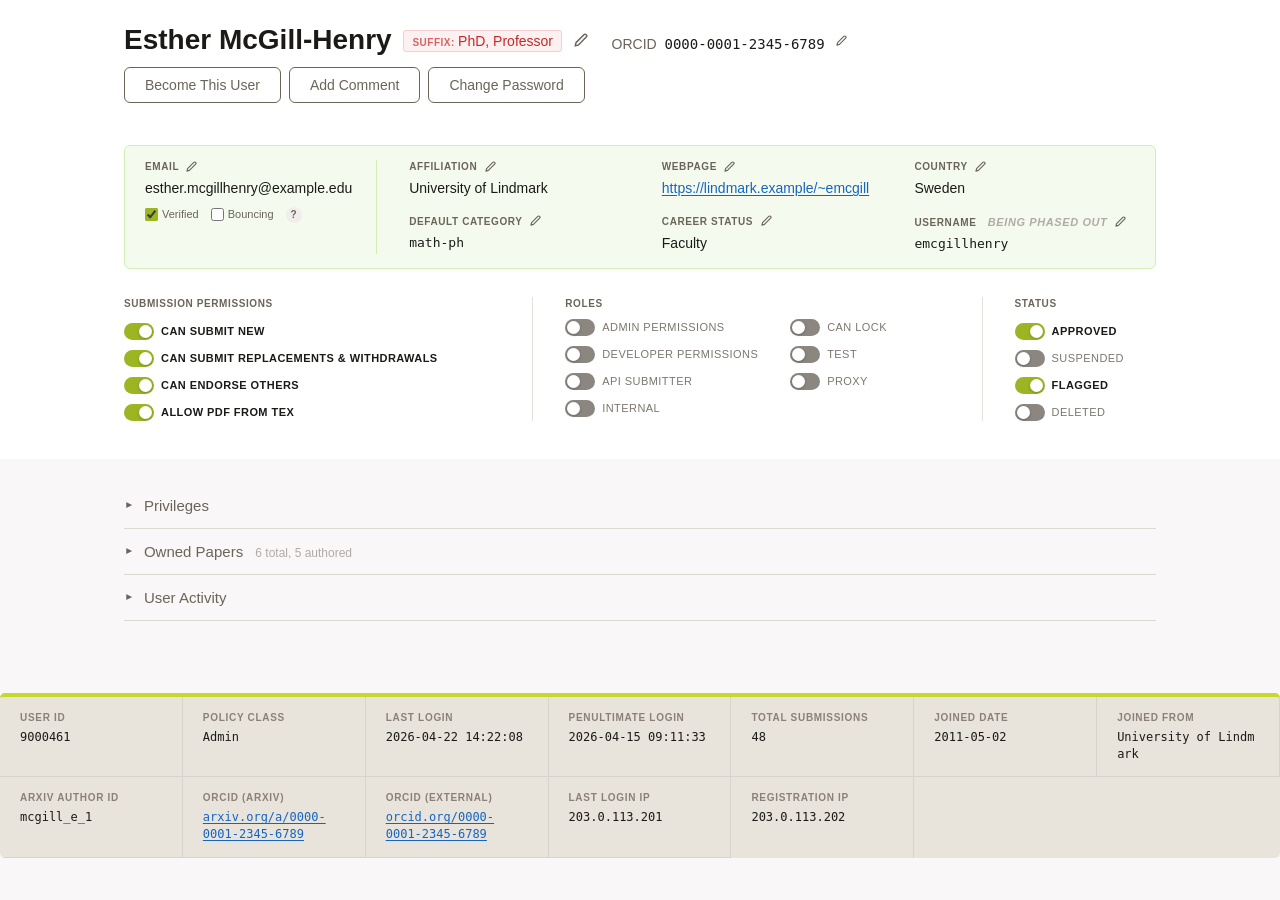
<file: mockups/internal/admin-console/user-page/index.html>
<!DOCTYPE html>
<html lang="en" data-theme="light">
<head>
  <meta charset="UTF-8">
  <meta name="viewport" content="width=device-width, initial-scale=1.0">
  <title>User History — Admin Console Mockup</title>
  <link rel="stylesheet" href="https://arxiv.github.io/design-system/docs/fonts.css">
  <link rel="stylesheet" href="styles.css">
  <style>
    /*
     * data-theme="light" on <html> prevents the dark mode block in
     * design-system.css from applying even when the OS is in dark mode.
     * This page is a light-mode-only admin console mockup.
     */

    /* ── Reset + base ─────────────────────── */
    *, *::before, *::after { box-sizing: border-box; }

    body {
      margin: 0;
      font-family: "IBM Plex Sans", -apple-system, BlinkMacSystemFont, "Segoe UI", sans-serif;
      font-size: 14px;
      line-height: 1.4;
      color: #1c1a17;
      background: #f9f7f7; /* Warm Wash — page chrome */
      overflow-x: hidden;  /* prevent scrollbar from full-width bands */
    }

    a {
      color: #1565c0;
      text-decoration: underline;
      text-underline-offset: 2px;
    }
    a:visited { color: #7b2fbe; }
    a:hover   { color: #1050a0; }

    /* ── Page layout ─────────────────────── */
    .page {
      max-width: 1080px;
      margin: 0 auto;
      padding: 20px 24px 48px;
    }

    /* ── Accordion sections ──────────────── */
    /*
     * Flat horizontal-rule style. The .accordions wrapper provides a top rule;
     * each .card provides a bottom rule. No backgrounds, borders, or radii.
     */
    .accordions {
      border-top: none;
    }

    .card {
      background: none;
      border: none;
      border-bottom: 1px solid #ddd8d2;
      border-radius: 0;
      margin-bottom: 0;
      overflow: visible;
    }

    .card-header {
      display: flex;
      align-items: center;
      gap: 10px;
      padding: 12px 0;
      border-bottom: none;   /* no inner rule when collapsed */
      cursor: pointer;
      user-select: none;
    }

    /* Open accordion body — background comes from .tab-panel.active (#fff).
       No background here; keeps the card-body neutral for non-tabbed content. */
    .card-body {
      background: none;
    }

    .card-header h2 {
      margin: 0;
      font-family: "IBM Plex Sans Condensed", "IBM Plex Sans", sans-serif;
      font-size: 15px;
      font-weight: 600;
    }
    .section-toggle {
      background: none;
      border: none;
      cursor: pointer;
      color: #6b6459;
      font-size: 10px;
      padding: 0;
      line-height: 1;
      transition: transform 0.15s ease;
    }
    .card.collapsed .section-toggle {
      transform: rotate(-90deg);
    }
    .card.collapsed .card-body {
      display: none;
    }
    .card.collapsed:not(.card-stub) .card-header h2 {
      font-weight: 500;
      color: #6b6459;
    }

    /* ── Stub accordions (context only, not in scope) ─── */
    .card-stub .card-header {
      cursor: default;
    }
    .card-stub .card-header h2 {
      font-weight: 500;
      color: #6b6459;
    }
    .stub-count {
      font-size: 12px;
      font-weight: 400;
      color: #b0aba6;
      margin-left: 8px;
    }

    /* ── Tabs ────────────────────────────── */
    /*
     * Classic file-tab pattern: tabs sit on warm wash background; active tab
     * gets a white bubble (bordered top/left/right, border-bottom matches the
     * panel below) that visually connects to the white content panel.
     * margin-bottom: -1px covers the nav's border-bottom when tab is active.
     */
    .tab-nav {
      display: flex;
      align-items: stretch;
      justify-content: space-between;
      padding: 0;
      border-bottom: 1px solid #ddd8d2;
      background: none; /* transparent — warm wash shows through */
    }

    .tab-list {
      display: flex;
      align-items: flex-end;
    }

    .tab-nav button {
      background: none;
      border: 1px solid transparent;
      border-bottom: none;
      border-radius: 4px 4px 0 0;
      padding: 9px 14px;
      margin-bottom: -1px;
      font-size: 13px;
      font-weight: 500;
      color: #6b6459;
      cursor: pointer;
      display: flex;
      align-items: center;
      gap: 6px;
      font-family: inherit;
      transition: color 0.1s ease;
    }
    .tab-nav button.active {
      background: #fff;
      border-color: #ddd8d2;
      border-bottom-color: #fff; /* merges with white panel below */
      color: #1c1a17;
    }
    .tab-nav button:hover:not(.active) {
      color: #1c1a17;
    }

    .tab-count {
      background: #e4e0db;
      color: #6b6459;
      border-radius: 10px;
      padding: 1px 7px;
      font-size: 11px;
      font-weight: 600;
    }
    .tab-nav button.active .tab-count {
      background: #1565c0;
      color: #fff;
    }

    /* Tab panel visibility */
    .tab-panel { display: none; }
    .tab-panel.active {
      display: block;
      background: #fff;
      padding-bottom: 12px; /* breathing room before warm wash resumes */
    }

    /* ── Filter dropdown — right side of tab nav ── */
    /*
     * Minimal underline-only select. Sits right-aligned in the tab bar.
     * Hidden when Account Activity tab is active (status filter doesn't apply).
     */
    .tab-filter {
      display: flex;
      align-items: flex-end;
      gap: 5px;
      padding: 0 0 11px;
      font-size: 12px;
      color: #6b6459;
    }
    .tab-filter label {
      font-weight: 500;
      white-space: nowrap;
    }
    .tab-filter select {
      font-family: inherit;
      font-size: 12px;
      color: #1c1a17;
      background: none;
      border: none;
      border-bottom: 1px solid #8b8680;
      padding: 1px 18px 1px 2px;
      cursor: pointer;
      -webkit-appearance: none;
      appearance: none;
      background-image: url("data:image/svg+xml,%3Csvg xmlns='http://www.w3.org/2000/svg' viewBox='0 0 10 6' width='10' height='6'%3E%3Cpath d='M0 0l5 6 5-6z' fill='%238b8680'/%3E%3C/svg%3E");
      background-repeat: no-repeat;
      background-position: right 2px center;
    }
    .tab-filter select:focus-visible {
      outline: 2px solid #1565c0;
      outline-offset: 2px;
      border-radius: 2px;
    }
    .tab-filter.hidden { visibility: hidden; }

    /* ── Log table ───────────────────────── */
    .log-table {
      width: 100%;
      border-collapse: collapse;
      table-layout: fixed;
    }
    .log-table th {
      text-align: left;
      font-family: "IBM Plex Sans Condensed", "IBM Plex Sans", sans-serif;
      font-size: 11px;
      font-weight: 600;
      text-transform: uppercase;
      letter-spacing: 0.05em;
      color: #6b6459;
      padding: 9px 12px;
      background: #f0eeec;
      border-bottom: 1px solid #ddd8d2;
      white-space: nowrap;
    }
    .log-table td {
      padding: 10px 12px;
      border-bottom: 1px solid #f0eeec;
      vertical-align: top;
    }
    .log-table tr:last-child td {
      border-bottom: none;
    }
    .log-table tbody tr:hover td {
      background: #faf9f8;
    }
    /* Hide rows filtered out */
    .log-table tr[data-status].hidden {
      display: none;
    }

    /* ── Sortable column headers ────────────── */
    .log-table th.sortable {
      cursor: pointer;
      user-select: none;
      transition: color 0.1s;
    }
    .log-table th.sortable:hover {
      color: #1c1a17;
    }
    .sort-arrow {
      display: inline-block;
      margin-left: 3px;
      font-size: 9px;
      color: #8b8680;
      vertical-align: middle;
    }
    .log-table th.sort-asc .sort-arrow,
    .log-table th.sort-desc .sort-arrow {
      color: #1c1a17;
    }

    /* ── Column widths ──────────────────────── */
    .col-type   { width: 52px; }
    .col-date   { width: 92px; }
    .col-submit { width: 115px; }
    .col-title  { /* flex — takes remaining space */ }
    .col-submitter { width: 145px; }
    .col-status { width: 78px; }
    .col-notes  { width: 240px; }

    /* ── Date cell ──────────────────────────── */
    .meta-date {
      font-size: 13px;
      color: #5a5450;
      white-space: nowrap;
    }
    .date-time {
      display: block;
      font-size: 11px;
      color: #b0aba6;
      margin-top: 1px;
    }

    /* ── Submit / arXiv IDs cell ─────────────── */
    .sub-link {
      font-family: "IBM Plex Mono", "SF Mono", "Fira Code", monospace;
      font-size: 11.5px;
      display: block;
    }
    .arxiv-link {
      font-family: "IBM Plex Mono", "SF Mono", "Fira Code", monospace;
      font-size: 11.5px;
      display: block;
      margin-top: 2px;
    }

    /* ── Title column ───────────────────────── */
    .sub-title {
      font-size: 13px;
      font-weight: 600;
      color: #1c1a17;
      line-height: 1.35;
    }

    /* ── Submitter column ───────────────────── */
    .sub-submitter {
      font-size: 12px;
      color: #5a5450;
    }

    /* ── Status column ──────────────────────── */
    .col-status { vertical-align: top; }
    .badge {
      display: inline-block;
      border-radius: 3px;
      padding: 2px 8px;
      font-size: 11px;
      font-weight: 600;
      white-space: nowrap;
      margin-bottom: 6px;
    }
    .badge-removed {
      background: #fdf0f0;
      color: #c62828;
      border: 1px solid #f5d0d0;
    }
    .badge-onhold {
      background: #fff8e1;
      color: #8a6400;
      border: 1px solid #ffe08a;
    }

    /* ── Type badge — color/border from design-system.css ── */
    .ds-badge {
      display: inline-block;
      font-family: "IBM Plex Mono", monospace;
      font-size: 11px;
      border-radius: 3px;
      padding: 1px 6px;
    }

    /* ── Comments column ─────────────────── */
    .comment-item { margin-bottom: 8px; }
    .comment-item:last-child { margin-bottom: 0; }
    .comment-body { font-size: 13px; color: #1c1a17; }
    .comment-meta { font-size: 11px; color: #b0aba6; margin-top: 2px; }

    .mod-link {
      display: inline-flex;
      align-items: center;
      gap: 3px;
      font-family: "IBM Plex Mono", "SF Mono", "Fira Code", monospace;
      font-size: 11.5px;
      background: #f0f4ff;
      border: 1px solid #d0daf5;
      border-radius: 3px;
      padding: 2px 8px;
    }

    /* ── Table footer ────────────────────── */
    .table-footer {
      display: flex;
      justify-content: flex-end;
      align-items: center;
      padding: 9px 20px;
      font-size: 12px;
      color: #6b6459;
      border-top: 1px solid #ddd8d2;
    }

    /* ── Account Activity tab ────────────── */
    .account-log {
      padding: 16px 20px;
    }
    .account-entry {
      display: flex;
      gap: 16px;
      padding: 10px 0;
      border-bottom: 1px solid #f0eeec;
      font-size: 13px;
    }
    .account-entry:last-child { border-bottom: none; }
    .account-date {
      width: 100px;
      flex-shrink: 0;
      color: #5a5450;
      white-space: nowrap;
    }
    .account-text { color: #1c1a17; }
    .account-by {
      font-size: 11px;
      color: #b0aba6;
      margin-top: 3px;
    }
    .account-note {
      font-size: 12px;
      color: #6b6459;
      font-style: italic;
      margin-top: 4px;
    }
    .account-flag {
      font-family: "IBM Plex Mono", monospace;
      font-size: 12px;
      background: #f0eeec;
      border: 1px solid #ddd8d2;
      border-radius: 3px;
      padding: 1px 5px;
    }
    .account-paper {
      margin-top: 8px;
      padding: 8px 12px;
      background: #f9f7f7;
      border: 1px solid #ddd8d2;
      border-radius: 4px;
      display: inline-block;
      max-width: 560px;
    }
    .account-paper-title {
      font-size: 13px;
      font-weight: 500;
      color: #1c1a17;
      line-height: 1.35;
    }
    .account-paper-meta {
      font-size: 11px;
      color: #6b6459;
      margin-top: 3px;
    }
    .account-paper-comment {
      font-size: 12px;
      color: #6b6459;
      margin-top: 5px;
      font-style: italic;
      line-height: 1.45;
    }

    /* ── Design notes callout ────────────── */
    .callout {
      margin-top: 32px;
      padding: 18px 20px;
      background: #fff;
      border: 1px solid #ddd8d2;
      border-radius: 6px;
    }
    .callout h3 {
      margin: 0 0 10px;
      font-size: 13px;
      font-weight: 600;
    }
    .callout ul {
      margin: 0;
      padding-left: 18px;
    }
    .callout li {
      font-size: 13px;
      color: #6b6459;
      margin-bottom: 6px;
      line-height: 1.5;
    }
    .callout li strong { color: #1c1a17; }
    .callout code {
      font-family: "SF Mono", "Fira Code", "Consolas", monospace;
      font-size: 12px;
      background: #f0eeec;
      padding: 1px 5px;
      border-radius: 3px;
    }

    /* ── Category management content ──────── */
    .categories-inner {
      padding: 0 20px 8px;
    }
    .moderates-section {
      padding: 14px 0;
      border-bottom: 1px solid #ddd8d2;
    }
    .moderates-section:last-child { border-bottom: none; }
    .moderates-section > h6,
    .section-header h6 {
      margin: 0 0 10px;
      font-family: "IBM Plex Sans Condensed", "IBM Plex Sans", sans-serif;
      font-size: 11px;
      font-weight: 600;
      text-transform: uppercase;
      letter-spacing: 0.06em;
      color: #6b6459;
    }
    .section-header {
      display: flex;
      align-items: center;
      gap: 6px;
      margin-bottom: 10px;
    }
    .section-header h6 { margin-bottom: 0; }
    .section-header-end {
      margin-left: auto;
      display: flex;
      align-items: center;
      gap: 12px;
    }
    .edit-btn {
      background: var(--ds-accent-wash);
      border: 1px solid var(--ds-accent-border);
      border-radius: 4px;
      cursor: pointer;
      color: var(--ds-text);
      padding: 4px 6px;
      display: inline-flex;
      align-items: center;
      justify-content: center;
      line-height: 1;
      flex-shrink: 0;
      transition: background 0.12s, border-color 0.12s;
    }
    .edit-btn:hover {
      background: var(--ds-accent-wash-hover);
      border-color: var(--ds-accent-border-active);
    }
    .edit-btn:focus-visible { outline: 3px solid #1565c0; outline-offset: 2px; }
    .chip-container { 
      display: flex; 
      gap: 6px; 
      flex-wrap: wrap; 
      margin-bottom: 10px;
      min-height: 32px;
      padding: 4px;
      border-radius: 4px;
      transition: background-color 0.2s;
      cursor: default;
    }
    .chip-container.drag-over {
      background-color: #f0f4ff;
    }
    /* ── Tags (.ds-tag) ──────────────────────────
       Local copy of the canonical component in docs/internal/internal-tools.css.
       Mockups are never a build reference — the canonical file is authoritative.
       Values are literal here because this page does not load the stylesheet;
       each one names the token it stands for. Copied 2026-08-11. */
    .ds-tag {
      display: inline-flex;
      align-items: center;
      gap: 5px;
      min-height: 24px;              /* WCAG 2.2 SC 2.5.8 target floor */
      padding: 2px 12px;
      border-radius: 999px;
      font-family: "IBM Plex Mono", "SF Mono", "Fira Code", monospace;
      font-size: 11px;
      font-weight: 500;
      line-height: 1.4;
      text-transform: uppercase;
      letter-spacing: 0.02em;
      white-space: nowrap;
      text-decoration: none;
      background: #f0eeec;           /* --ds-surface-hover-strong */
      border: 1px solid #ddd8d2;     /* --ds-border */
      color: #6b6459;                /* --ds-text-muted */
    }
    /* Identifiers keep their own case. Category names are copied, never
       restyled — cs.AI, physics.optics and cond-mat.str-el are all correct
       as arXiv publishes them (DESIGN-POLICIES, Content and interaction). */
    .ds-tag--keep-case { text-transform: none; letter-spacing: 0; }
    .ds-tag--chrome { background: #e7f1fd; border-color: #5a82c8; color: #1a3a78; }   /* --info-* */
    .ds-tag--error  { background: #fdeaea; border-color: #c62828; color: #8b0000; }   /* --error-* */
    .ds-tag-remove {
      display: inline-flex; align-items: center; justify-content: center;
      width: 16px; height: 16px; margin-right: -4px; padding: 0;
      background: none; border: 0; border-radius: 999px;
      color: inherit; opacity: 0.65; font-size: 13px; line-height: 1; cursor: pointer;
    }
    .ds-tag-remove:hover { opacity: 1; background: rgba(0,0,0,0.08); }
    .ds-tag-note {
      display: inline-flex; align-items: center;
      padding: 1px 6px; border-radius: 999px;
      background: #fff;              /* --ds-surface */
      border: 1px solid #ddd8d2;     /* --ds-border */
      color: #6b6459;                /* --ds-text-muted */
      font-family: "IBM Plex Sans", system-ui, sans-serif;
      font-size: 10px; font-weight: 500;
      text-transform: none; letter-spacing: 0; white-space: nowrap;
    }
    .ds-tag-note--auto { color: #b0aba6; }
    .ds-tag-note a { color: #1565c0; text-decoration: none; }
    .ds-tag-note a:hover { text-decoration: underline; }
    .ds-tag--error .ds-tag-note { background: rgba(255,255,255,0.55); border-color: rgba(198,40,40,0.2); color: #c62828; }
    .ds-tag--error .ds-tag-note--auto { color: #e57373; }

    /* Mockup-local: the editing affordances. These belong on the
       category-editor pattern page when it is built, not in .ds-tag. */
    .ds-tag[draggable="true"] { cursor: grab; transition: opacity 0.2s, transform 0.2s; }
    .ds-tag[draggable="true"]:active { cursor: grabbing; }
    .ds-tag.dragging { opacity: 0.5; transform: rotate(5deg); }

    /* Modal */
    .modal {
      position: fixed;
      top: 0; left: 0; right: 0; bottom: 0;
      z-index: 1000;
      display: none;
      align-items: center;
      justify-content: center;
    }
    .modal:not([hidden]) { display: flex; }
    .modal-overlay {
      position: absolute;
      top: 0; left: 0; right: 0; bottom: 0;
      background: rgba(0,0,0,0.4);
    }
    .modal-content {
      position: relative;
      z-index: 1001;
      background: #fff;
      border-radius: 8px;
      padding: 24px;
      max-width: 600px;
      width: 90%;
      max-height: 80vh;
      overflow: visible;
      box-shadow: 0 8px 32px rgba(0,0,0,0.2);
    }
    .modal-header {
      display: flex;
      justify-content: space-between;
      align-items: center;
      margin-bottom: 20px;
    }
    .modal-header h2 {
      margin: 0;
      font-family: "IBM Plex Sans Condensed", "IBM Plex Sans", sans-serif;
      font-size: 17px;
      font-weight: 600;
      color: #1c1a17;
    }
    .modal-current-selection {
      margin-bottom: 16px;
      padding-bottom: 14px;
      border-bottom: 1px solid #ddd8d2;
    }
    .modal-current-selection p {
      margin: 0 0 8px;
      font-family: "IBM Plex Sans Condensed", "IBM Plex Sans", sans-serif;
      font-size: 11px;
      font-weight: 600;
      text-transform: uppercase;
      letter-spacing: 0.05em;
      color: #6b6459;
    }
    .modal-current-selection .chip-container { gap: 4px; }
    .modal-current-selection .chip { padding: 3px 8px; }
    .close-btn {
      background: transparent;
      border: none;
      font-size: 18px;
      cursor: pointer;
      color: #6b6459;
      padding: 0;
      width: 28px; height: 28px;
      display: flex; align-items: center; justify-content: center;
      border-radius: 4px;
      line-height: 1;
      transition: background 0.12s;
    }
    .close-btn:hover { background: #f0eeec; }
    .modal-actions {
      display: flex;
      gap: 8px;
      justify-content: flex-end;
      margin-top: 20px;
    }
    .save-btn, .cancel-btn {
      padding: 7px 16px;
      border-radius: 4px;
      border: none;
      cursor: pointer;
      font-size: 13px;
      font-weight: 500;
      font-family: "IBM Plex Sans", sans-serif;
      transition: background 0.12s;
    }
    .save-btn { background: #1565c0; color: #fff; }
    .save-btn:hover { background: #1050a0; }
    .cancel-btn { background: #f0eeec; color: #1c1a17; border: 1px solid #ddd8d2; }
    .cancel-btn:hover { background: #ddd8d2; }
    .combobox { display: flex; flex-direction: column; position: relative; overflow: visible; }
    .selected-row { display: none; }
    .search-container {
      background: #fff;
      border-radius: 6px;
      padding: 4px 8px;
      border: 1px solid #ddd8d2;
      display: flex;
      flex-direction: column;
      position: relative;
      overflow: visible;
    }
    .search-container:focus-within {
      border-color: #1565c0;
      box-shadow: 0 0 0 3px rgba(21,101,192,0.1);
    }
    [id^="combo-input"] {
      width: 100%;
      border: 0 !important;
      padding: 7px 4px;
      font-size: 13px;
      font-family: "IBM Plex Sans", sans-serif;
      outline: none !important;
      background: transparent;
      appearance: none;
      box-shadow: none !important;
      color: #1c1a17;
    }
    [id^="combo-input"]::placeholder { color: #b0aba6; font-style: italic; }
    .dropdown {
      list-style: none;
      margin: 4px 0 0;
      padding: 4px;
      width: calc(100% - 16px);
      max-height: 220px;
      overflow: auto;
      border-radius: 6px;
      border: 1px solid #ddd8d2;
      box-shadow: 0 4px 16px rgba(0,0,0,0.08);
      background: #fff;
      position: absolute;
      z-index: 20;
      top: 100%;
      left: 8px;
      display: none;
    }
    .dropdown li {
      padding: 7px 10px;
      cursor: pointer;
      border-radius: 4px;
      font-size: 13px;
      white-space: nowrap;
      text-overflow: ellipsis;
      overflow: hidden;
      color: #1c1a17;
    }
    .dropdown li[aria-selected="true"],
    .dropdown li:hover { background: #eef2ff; }

    /* Toggle switch */
    .toggle-switch {
      display: inline-flex;
      align-items: center;
      gap: 7px;
      cursor: pointer;
      user-select: none;
    }
    .toggle-switch input {
      position: absolute;
      opacity: 0;
      width: 0;
      height: 0;
    }
    .toggle-track {
      position: relative;
      display: inline-block;
      width: 30px;
      height: 17px;
      background: #8b8680;
      border-radius: 999px;
      transition: background 0.18s;
      flex-shrink: 0;
    }
    .toggle-thumb {
      position: absolute;
      top: 2px;
      left: 2px;
      width: 13px;
      height: 13px;
      background: #fff;
      border-radius: 50%;
      box-shadow: 0 1px 3px rgba(0,0,0,0.25);
      transition: transform 0.18s;
    }
    .toggle-switch input:checked + .toggle-track {
      background: #9cb522;
    }
    .toggle-switch input:checked + .toggle-track .toggle-thumb {
      transform: translateX(13px);
    }
    .toggle-switch input:focus-visible + .toggle-track {
      outline: 3px solid #1565c0;
      outline-offset: 2px;
    }
    .toggle-label {
      font-family: "IBM Plex Sans Condensed", "IBM Plex Sans", sans-serif;
      font-size: 11px;
      font-weight: 500;
      text-transform: uppercase;
      letter-spacing: 0.04em;
      color: #7c7670;  /* 4.5:1 on warm wash — AA compliant */
      transition: color 0.18s, font-weight 0.18s;
    }
    .toggle-switch input:checked ~ .toggle-label {
      color: #1c1a17;
      font-weight: 700;
    }

    /* ── Privileges card open background ────── */
    #categories-card .card-body { background: #fff; }
    #papers-card #papers-table,
    #papers-card .table-footer { background: #fff; }

    /* ── Endorsement history accordion ──────── */
    .endorsement-history {
      margin-top: 4px;
    }
    .endorsement-history > summary {
      padding: 7px 0;
      list-style: none;
      display: flex;
      align-items: center;
      gap: 6px;
      cursor: pointer;
      user-select: none;
      font-family: "IBM Plex Sans Condensed", "IBM Plex Sans", sans-serif;
      font-size: 10px;
      font-weight: 600;
      text-transform: uppercase;
      letter-spacing: 0.06em;
      color: #b0aba6;
    }
    .endorsement-history > summary::-webkit-details-marker { display: none; }
    .endorsement-history > summary::before {
      content: "▶";
      font-size: 7px;
      color: #b0aba6;
      transition: transform 0.15s;
      flex-shrink: 0;
    }
    .endorsement-history[open] > summary::before { transform: rotate(90deg); }
    .history-table { width: 100%; border-collapse: collapse; margin-bottom: 6px; }
    .history-table td {
      padding: 5px 8px 5px 0;
      font-size: 12px;
      color: #5a5450;
      border-bottom: 1px solid #f0eeec;
      vertical-align: top;
    }
    .history-table tr:last-child td { border-bottom: none; }
    .history-table .h-date {
      width: 88px;
      font-family: "IBM Plex Mono", monospace;
      font-size: 11px;
      color: #b0aba6;
      white-space: nowrap;
    }
    .history-table .h-by { width: 72px; color: #6b6459; text-align: right; font-size: 11px; }
    .h-add         { color: #4a5a0a; font-weight: 500; }
    .h-block       { color: #c62828; font-weight: 500; } /* kept for JS compat */
    .h-invalidated { color: #c62828; font-weight: 500; }
    .h-remove      { color: #6b6459; }

    /* ── History table edit link ─────────────── */
    /* Text-only link with an external-page arrow — signals navigation, not popup */
    .history-edit-link {
      font-size: 11px;
      color: #1565c0;
      text-decoration: none;
      white-space: nowrap;
      opacity: 0.7;
      transition: opacity 0.1s;
    }
    .history-edit-link:hover { opacity: 1; text-decoration: underline; }
    .history-table .h-edit { width: 40px; text-align: right; }

    /* ── Endorsement Requests table ──────────── */
    .endr-requests-section { padding-top: 14px; }
    .endr-table-wrap {
      margin-top: 4px;
      border: 1px solid #ddd8d2;
      border-radius: 4px;
      overflow: hidden;
    }
    .endr-table {
      width: 100%;
      border-collapse: collapse;
    }
    .endr-table th {
      text-align: left;
      font-family: "IBM Plex Sans Condensed", "IBM Plex Sans", sans-serif;
      font-size: 11px;
      font-weight: 600;
      text-transform: uppercase;
      letter-spacing: 0.05em;
      color: #6b6459;
      padding: 7px 14px;
      background: #f0eeec;
      border-bottom: 1px solid #ddd8d2;
    }
    .endr-table td {
      padding: 9px 14px;
      border-bottom: 1px solid #f0eeec;
      vertical-align: top;
      font-size: 13px;
    }
    .endr-table tr:last-child td { border-bottom: none; }
    .endr-table tbody tr:hover td { background: #faf9f8; }

    /* Left meta col in endorsement table */
    .endr-table .col-meta { width: 110px; }
    .endr-id {
      font-family: "IBM Plex Mono", monospace;
      font-size: 11px;
      color: #b0aba6;
    }

    .btn-icon .icon-arrow {
      font-size: 14px;
      margin-left: 0px;
      opacity: 0.95;
      vertical-align: middle;
      line-height: 1;
    }
    .endr-endorsee {
      font-size: 12px;
      color: #1c1a17;
      line-height: 1.4;
    }
    .endr-username {
      font-family: "IBM Plex Mono", monospace;
      font-size: 11px;
      color: #6b6459;
    }
    .endr-secret-row {
      font-size: 11px;
      color: #6b6459;
      margin-top: 3px;
    }
    .endr-secret-code {
      font-family: "IBM Plex Mono", monospace;
      font-size: 11px;
      background: #f0eeec;
      border: 1px solid #ddd8d2;
      border-radius: 3px;
      padding: 1px 5px;
      letter-spacing: 0.05em;
    }
    .endr-ip {
      font-family: "IBM Plex Mono", monospace;
      font-size: 11px;
      color: #6b6459;
      margin-top: 3px;
    }
    /* Valid / Closed badges */
    .badge-valid {
      background: #f0f9e8;
      color: #4a5a0a;
      border: 1px solid #c8e098;
      display: inline-block;
      border-radius: 3px;
      padding: 1px 7px;
      font-size: 11px;
      font-weight: 500;
      white-space: nowrap;
    }
    .badge-closed {
      background: #f0eeec;
      color: #6b6459;
      border: 1px solid #ddd8d2;
      display: inline-block;
      border-radius: 3px;
      padding: 1px 7px;
      font-size: 11px;
      font-weight: 500;
      white-space: nowrap;
    }
    .endr-badges { display: flex; gap: 5px; flex-wrap: wrap; }
    .endr-more-link {
      font-size: 11px;
      color: #1565c0;
      margin-top: 6px;
      display: block;
    }

    /* ── Modal comment box ───────────────────── */
    .modal-comment-section {
      border-top: 1px solid #ddd8d2;
      margin-top: 16px;
      padding-top: 14px;
    }
    .modal-comment-label {
      display: block;
      margin: 0 0 6px;
      font-family: "IBM Plex Sans Condensed", "IBM Plex Sans", sans-serif;
      font-size: 11px;
      font-weight: 600;
      text-transform: uppercase;
      letter-spacing: 0.05em;
      color: #6b6459;
    }
    .modal-comment-box {
      width: 100%;
      box-sizing: border-box;
      min-height: 68px;
      resize: vertical;
      font-family: "IBM Plex Sans", sans-serif;
      font-size: 13px;
      color: #1c1a17;
      background: #fff;
      border: 1px solid #ddd8d2;
      border-radius: 4px;
      padding: 8px 10px;
      line-height: 1.45;
    }
    .modal-comment-box:focus {
      outline: none;
      border-color: #1565c0;
      box-shadow: 0 0 0 3px rgba(21,101,192,0.1);
    }
    .modal-comment-box::placeholder { color: #b0aba6; font-style: italic; }

    /* ── Flip-capable chip in endorsement modal ── */
    /* Clickable chip body — hover signals it's interactive */
    .ds-tag.is-flippable {
      cursor: pointer;
      user-select: none;
      transition: filter 0.1s;
    }
    .ds-tag.is-flippable:hover { filter: brightness(0.95); }

    /* ── Endorsement modal ───────────────────── */
    .modal-endorse-section { margin-bottom: 14px; }
    .modal-endorse-label {
      margin: 0 0 8px;
      font-family: "IBM Plex Sans Condensed", "IBM Plex Sans", sans-serif;
      font-size: 10px;
      font-weight: 700;
      text-transform: uppercase;
      letter-spacing: 0.07em;
    }
    .modal-endorse-label.pos { color: #4a5a0a; }
    .modal-endorse-label.neg { color: #c62828; }
    .modal-endorse-empty { font-size: 12px; color: #b0aba6; font-style: italic; }
    .modal-add-section {
      border-top: 1px solid #ddd8d2;
      padding-top: 14px;
      margin-top: 4px;
    }
    .modal-add-label {
      margin: 0 0 8px;
      font-family: "IBM Plex Sans Condensed", "IBM Plex Sans", sans-serif;
      font-size: 11px;
      font-weight: 600;
      text-transform: uppercase;
      letter-spacing: 0.05em;
      color: #6b6459;
    }
    .add-seg {
      display: inline-flex;
      margin-bottom: 10px;
      border-radius: 4px;
      overflow: hidden;
      border: 1px solid #ddd8d2;
    }
    .add-ds-seg-btn {
      padding: 5px 12px;
      font-size: 12px;
      font-weight: 500;
      font-family: "IBM Plex Sans", sans-serif;
      border: none;
      background: #fff;
      color: #6b6459;
      cursor: pointer;
      transition: background 0.1s, color 0.1s;
      border-right: 1px solid #ddd8d2;
    }
    .add-ds-seg-btn:last-child { border-right: none; }
    .add-ds-seg-btn.active-pos { background: #f0f9e8; color: #4a5a0a; font-weight: 600; }
    .add-ds-seg-btn.active-neg { background: #fde8e8; color: #c62828; font-weight: 600; }
    #endorsement-search {
      width: 100%;
      border: 0 !important;
      padding: 7px 4px;
      font-size: 13px;
      font-family: "IBM Plex Sans", sans-serif;
      outline: none !important;
      background: transparent;
      appearance: none;
      box-shadow: none !important;
      color: #1c1a17;
    }
    #endorsement-search::placeholder { color: #b0aba6; font-style: italic; }

    /* ── Field validation ─────────────────────── */
    .field-error {
      margin: 6px 0 0;
      font-size: 12px;
      color: #c62828;
    }
    .modal-comment-box.invalid {
      border-color: #c62828;
      box-shadow: 0 0 0 3px rgba(198,40,40,0.1);
    }
    .modal-comment-box.invalid:focus {
      border-color: #c62828;
      box-shadow: 0 0 0 3px rgba(198,40,40,0.15);
    }

    /* ── Page heading + action buttons ───────── */
    .page-heading {
      font-family: "IBM Plex Sans Condensed", "IBM Plex Sans", sans-serif;
      font-size: 28px;
      font-weight: 700;
      margin: 0 0 8px;
      color: #1c1a17;
    }
    .page-actions {
      display: flex;
      gap: 8px;
      align-items: center;
      margin-bottom: 24px;
    }
    .btn-sm {
      padding: 5px 12px;
      font-size: 12px;
    }

    /* ── User Metadata — full-width white band ── */
    .user-meta-zone {
      position: relative;
      padding-bottom: 24px;
      margin-bottom: 24px;
    }
    .user-meta-zone::before {
      content: "";
      position: absolute;
      top: -20px; bottom: 0;   /* extend up to cover page padding */
      left: calc(-50vw + 50%);
      width: 100vw;
      background: #fff;
      z-index: -1;
    }
    .user-meta-fields {
      padding: 4px 0 0;
    }

    /* Info card — responsive horizontal bar */
    .info-card-wide {
      display: grid;
      grid-template-columns: repeat(auto-fill, minmax(180px, 1fr));
      margin-top: 14px;
    }
    .info-card-wide .info-card-row {
      border-bottom: 1px solid rgba(0, 0, 0, 0.07);
      border-right: 1px solid rgba(0, 0, 0, 0.07);
      padding: 14px 20px;
    }
    .info-card-wide .info-card-row:last-child { border-bottom: none; }

    /* Field groups */
    .field-group {
      padding: 14px 0;
    }
    /* Only the toggles section gets a top border */
    .field-group-ruled {
      border-top: 1px solid #e4e0db;
      margin-top: 6px;
      padding-top: 18px;
    }

    .field-label {
      font-family: "IBM Plex Sans Condensed", "IBM Plex Sans", sans-serif;
      font-size: 10px;
      font-weight: 600;
      text-transform: uppercase;
      letter-spacing: 0.06em;
      color: #6b6459;
      display: block;
      margin-bottom: 2px;
    }
    .field-value {
      display: inline-block;
      font-size: 14px;
      font-weight: 500;
      color: #1c1a17;
      margin-top: 3px;
    }
    .field-value-mono {
      font-family: "IBM Plex Mono", monospace;
      font-size: 13px;
    }
    .field-value-empty {
      color: #b0aba6;
    }
    /* Name suffix — shown inline after the name, labeled so admins can spot bogus data */
    .name-suffix-flag {
      font-size: 14px;
      font-weight: 500;
      color: #c62828;
      background: #fdf0f0;
      border: 1px solid #f5d0d0;
      border-radius: 3px;
      padding: 2px 8px;
      margin-left: 4px;
      vertical-align: middle;
    }
    .name-suffix-flag::before {
      content: "suffix: ";
      font-size: 10px;
      font-weight: 600;
      text-transform: uppercase;
      letter-spacing: 0.05em;
      color: #c62828;
      opacity: 0.7;
    }
    /* Clean suffix (e.g. "Jr", "III") — neutral style */
    .name-suffix-ok {
      font-size: 14px;
      font-weight: 500;
      color: #6b6459;
      background: #f0eeec;
      border: 1px solid #ddd8d2;
      border-radius: 3px;
      padding: 2px 8px;
      margin-left: 4px;
      vertical-align: middle;
    }
    .name-suffix-ok::before {
      content: "suffix: ";
      font-size: 10px;
      font-weight: 600;
      text-transform: uppercase;
      letter-spacing: 0.05em;
      color: #b0aba6;
    }

    .field-value-suspect {
      color: #c62828;
      background: #fdf0f0;
      padding: 2px 8px;
      border-radius: 3px;
      border: 1px solid #f5d0d0;
    }

    .field-row {
      margin-bottom: 10px;
    }
    .field-row:last-child { margin-bottom: 0; }

    /* Identity row — primary user data, light tint background */
    .identity-row {
      display: grid;
      grid-template-columns: auto repeat(3, 1fr);
      grid-template-rows: auto auto;
      gap: 16px 32px;
      background: #f4fbee;
      border: 1px solid #d4edb8;
      border-radius: 6px;
      padding: 14px 20px;
    }
    .identity-row .email-cell {
      grid-row: 1 / 3;
      border-right: 1px solid #d4edb8;
      padding-right: 24px;
    }
    .identity-row .field-label {
      display: block;
      margin-bottom: 2px;
    }
    .identity-row .field-value {
      display: inline-block;
    }
    @media (max-width: 700px) {
      .identity-row {
        grid-template-columns: 1fr 1fr;
      }
      .identity-row .email-cell {
        grid-row: auto;
        grid-column: 1 / -1;
        border-right: none;
        border-bottom: 1px solid #d4edb8;
        padding-right: 0;
        padding-bottom: 10px;
      }
    }

    /* Status badges — read-only inline indicators */
    .status-badge {
      display: inline-block;
      font-size: 11px;
      font-weight: 600;
      padding: 1px 8px;
      border-radius: 3px;
      margin-left: 8px;
      vertical-align: middle;
    }
    .status-badge-ok {
      background: #f0f9e8;
      color: #4a5a0a;
      border: 1px solid #c8e098;
    }
    .status-badge-warn {
      background: #fff8e1;
      color: #8a6400;
      border: 1px solid #ffe08a;
    }

    /* Inline edit icon — sits next to field labels */
    .edit-btn-inline {
      background: none;
      border: none;
      cursor: pointer;
      color: #6b6459;
      padding: 0 0 0 4px;
      vertical-align: middle;
      line-height: 1;
      transition: color 0.12s;
    }
    .edit-btn-inline:hover { color: #1c1a17; }
    .edit-btn-inline:focus-visible {
      outline: 2px solid #1565c0;
      outline-offset: 2px;
      border-radius: 2px;
    }

    /* Inline checkboxes for email settings */
    .email-checks {
      display: flex;
      gap: 12px;
      align-items: center;
      margin-top: 8px;
    }
    .inline-check {
      display: inline-flex;
      align-items: center;
      gap: 4px;
      font-size: 11px;
      color: #6b6459;
      cursor: pointer;
    }
    .inline-check input {
      margin: 0;
      accent-color: #9cb522;
    }

    .field-row-flex {
      display: flex;
      flex-wrap: wrap;
      gap: 12px 32px;
      justify-content: flex-start;
    }
    .field-row-flex > div {
      min-width: 140px;
      flex: 0 1 auto;
    }

    .field-links {
      display: flex;
      flex-direction: column;
      gap: 2px;
      margin-top: 4px;
      font-size: 12px;
    }
    .field-links a {
      font-family: "IBM Plex Mono", monospace;
      font-size: 11.5px;
    }

    .field-toggles {
      display: flex;
      gap: 16px;
      align-items: center;
      margin-top: 8px;
    }

    .field-deprecation-note {
      font-size: 11px;
      color: #b0aba6;
      font-style: italic;
      margin-left: 8px;
    }

    .field-note-icon {
      display: inline-flex;
      align-items: center;
      justify-content: center;
      width: 16px;
      height: 16px;
      border-radius: 50%;
      background: #f0eeec;
      color: #6b6459;
      font-size: 10px;
      font-weight: 700;
      cursor: help;
      flex-shrink: 0;
    }

    .toggles-row {
      display: flex;
      justify-content: space-between;
      gap: 0;
    }
    .toggles-row > * {
      padding: 0 32px;
      border-left: 1px solid #e4e0db;
    }
    .toggles-row > *:first-child {
      padding-left: 0;
      border-left: none;
    }
    .toggles-col {
      display: flex;
      flex-direction: column;
      gap: 10px;
    }

    /* Protected toggle (Admin/Dev Permissions) — danger border when on */
    .toggle-protected input:checked + .toggle-track {
      background: #c62828;
    }

    /* ── Owned Papers ────────────────────────── */
    .papers-toolbar {
      display: flex;
      justify-content: space-between;
      align-items: center;
      padding: 12px 12px;
      border-bottom: 1px solid #ddd8d2;
    }
    .papers-toolbar-left {
      display: flex;
      gap: 8px;
      align-items: center;
    }
    .papers-selected-count {
      font-size: 12px;
      color: #6b6459;
    }

    #papers-table input[type="checkbox"] {
      accent-color: #9cb522;
    }
    #papers-table th:first-child,
    #papers-table td:first-child {
      width: 32px;
      text-align: center;
      padding-left: 12px;
      padding-right: 4px;
    }
    .col-indicator {
      width: 36px;
      text-align: center;
      color: #4a5a0a;
      font-size: 14px;
    }
    .col-indicator-no {
      color: #b0aba6;
    }
    .admin-link {
      font-size: 10px;
      color: #b0aba6;
      display: block;
      margin-top: 1px;
      text-decoration: none;
    }
    .admin-link:hover { color: #1565c0; text-decoration: underline; }

    /* ── Confirm modal specifics ─────────────── */
    .confirm-modal-text {
      font-size: 14px;
      color: #1c1a17;
      line-height: 1.5;
      margin: 0 0 16px;
    }
    .confirm-modal-warning {
      font-size: 13px;
      color: #6b6459;
      font-style: italic;
      margin: 0 0 16px;
    }
  </style>
</head>
<body>

<div class="page">

  <div class="user-meta-zone">

  <h1 class="page-heading">Esther McGill-Henry <span class="name-suffix-flag">PhD, Professor</span>
    <button class="edit-btn-inline" title="Edit name" aria-label="Edit name" style="vertical-align:middle;"><svg xmlns="http://www.w3.org/2000/svg" width="14" height="14" viewBox="0 0 24 24" fill="none" stroke="currentColor" stroke-width="2.5" stroke-linecap="round" stroke-linejoin="round" aria-hidden="true"><path d="M17 3a2.828 2.828 0 1 1 4 4L7.5 20.5 2 22l1.5-5.5L17 3z"/></svg></button>
    <span style="font-size:14px;font-weight:400;color:#6b6459;margin-left:16px;">ORCID</span>
    <span style="font-size:14px;font-weight:400;font-family:'IBM Plex Mono',monospace;color:#1c1a17;">0000-0001-2345-6789</span>
    <button class="edit-btn-inline" title="Edit ORCID" aria-label="Edit ORCID" style="vertical-align:middle;"><svg xmlns="http://www.w3.org/2000/svg" width="11" height="11" viewBox="0 0 24 24" fill="none" stroke="currentColor" stroke-width="2.5" stroke-linecap="round" stroke-linejoin="round" aria-hidden="true"><path d="M17 3a2.828 2.828 0 1 1 4 4L7.5 20.5 2 22l1.5-5.5L17 3z"/></svg></button>
  </h1>
  <div class="page-actions">
    <button class="btn btn-tertiary">Become This User</button>
    <button class="btn btn-tertiary">Add Comment</button>
    <button class="btn btn-tertiary">Change Password</button>
  </div>

  <!-- User Metadata and Status — always open, no collapse toggle -->
  <div id="user-meta-card">
    <div class="card-body">
        <div class="user-meta-fields">

          <!-- User data -->
          <div class="field-group">
            <div class="identity-row">
              <div class="email-cell">
                <span class="field-label">Email <button class="edit-btn-inline" title="Edit email" aria-label="Edit email"><svg xmlns="http://www.w3.org/2000/svg" width="11" height="11" viewBox="0 0 24 24" fill="none" stroke="currentColor" stroke-width="2.5" stroke-linecap="round" stroke-linejoin="round" aria-hidden="true"><path d="M17 3a2.828 2.828 0 1 1 4 4L7.5 20.5 2 22l1.5-5.5L17 3z"/></svg></button></span>
                <span class="field-value">esther.mcgillhenry@example.edu</span>
                <div class="email-checks">
                  <label class="inline-check"><input type="checkbox" checked> <span>Verified</span></label>
                  <label class="inline-check"><input type="checkbox"> <span>Bouncing</span></label>
                  <span class="field-note-icon" title="Flag set by mail delivery system when emails to this address bounce. Purpose in admin workflow is unclear.">?</span>
                </div>
              </div>
              <div>
                <span class="field-label">Affiliation <button class="edit-btn-inline" title="Edit affiliation" aria-label="Edit affiliation"><svg xmlns="http://www.w3.org/2000/svg" width="11" height="11" viewBox="0 0 24 24" fill="none" stroke="currentColor" stroke-width="2.5" stroke-linecap="round" stroke-linejoin="round" aria-hidden="true"><path d="M17 3a2.828 2.828 0 1 1 4 4L7.5 20.5 2 22l1.5-5.5L17 3z"/></svg></button></span>
                <span class="field-value">University of Lindmark</span>
              </div>
              <div>
                <span class="field-label">Webpage <button class="edit-btn-inline" title="Edit webpage" aria-label="Edit webpage"><svg xmlns="http://www.w3.org/2000/svg" width="11" height="11" viewBox="0 0 24 24" fill="none" stroke="currentColor" stroke-width="2.5" stroke-linecap="round" stroke-linejoin="round" aria-hidden="true"><path d="M17 3a2.828 2.828 0 1 1 4 4L7.5 20.5 2 22l1.5-5.5L17 3z"/></svg></button></span>
                <span class="field-value"><a href="#">https://lindmark.example/~emcgill</a></span>
              </div>
              <div>
                <span class="field-label">Country <button class="edit-btn-inline" title="Edit country" aria-label="Edit country"><svg xmlns="http://www.w3.org/2000/svg" width="11" height="11" viewBox="0 0 24 24" fill="none" stroke="currentColor" stroke-width="2.5" stroke-linecap="round" stroke-linejoin="round" aria-hidden="true"><path d="M17 3a2.828 2.828 0 1 1 4 4L7.5 20.5 2 22l1.5-5.5L17 3z"/></svg></button></span>
                <span class="field-value">Sweden</span>
              </div>
              <div>
                <span class="field-label">Default Category <button class="edit-btn-inline" title="Edit default category" aria-label="Edit default category"><svg xmlns="http://www.w3.org/2000/svg" width="11" height="11" viewBox="0 0 24 24" fill="none" stroke="currentColor" stroke-width="2.5" stroke-linecap="round" stroke-linejoin="round" aria-hidden="true"><path d="M17 3a2.828 2.828 0 1 1 4 4L7.5 20.5 2 22l1.5-5.5L17 3z"/></svg></button></span>
                <span class="field-value field-value-mono">math-ph</span>
              </div>
              <div>
                <span class="field-label">Career Status <button class="edit-btn-inline" title="Edit career status" aria-label="Edit career status"><svg xmlns="http://www.w3.org/2000/svg" width="11" height="11" viewBox="0 0 24 24" fill="none" stroke="currentColor" stroke-width="2.5" stroke-linecap="round" stroke-linejoin="round" aria-hidden="true"><path d="M17 3a2.828 2.828 0 1 1 4 4L7.5 20.5 2 22l1.5-5.5L17 3z"/></svg></button></span>
                <span class="field-value">Faculty</span>
              </div>
              <div>
                <span class="field-label">Username <span class="field-deprecation-note">being phased out</span> <button class="edit-btn-inline" title="Edit username" aria-label="Edit username"><svg xmlns="http://www.w3.org/2000/svg" width="11" height="11" viewBox="0 0 24 24" fill="none" stroke="currentColor" stroke-width="2.5" stroke-linecap="round" stroke-linejoin="round" aria-hidden="true"><path d="M17 3a2.828 2.828 0 1 1 4 4L7.5 20.5 2 22l1.5-5.5L17 3z"/></svg></button></span>
                <span class="field-value field-value-mono">emcgillhenry</span>
              </div>
            </div>
          </div>

          <!-- Toggles: Submission Permissions | Roles | Status -->
          <div class="field-group">
            <div class="toggles-row">

              <div class="toggles-col">
                <span class="field-label">Submission Permissions</span>
                <label class="toggle-switch">
                  <input type="checkbox" checked>
                  <span class="toggle-track"><span class="toggle-thumb"></span></span>
                  <span class="toggle-label">Can Submit New</span>
                </label>
                <label class="toggle-switch">
                  <input type="checkbox" checked>
                  <span class="toggle-track"><span class="toggle-thumb"></span></span>
                  <span class="toggle-label">Can Submit Replacements &amp; Withdrawals</span>
                </label>
                <label class="toggle-switch">
                  <input type="checkbox" checked>
                  <span class="toggle-track"><span class="toggle-thumb"></span></span>
                  <span class="toggle-label">Can Endorse Others</span>
                </label>
                <label class="toggle-switch">
                  <input type="checkbox" checked>
                  <span class="toggle-track"><span class="toggle-thumb"></span></span>
                  <span class="toggle-label">Allow PDF from TeX</span>
                </label>
              </div>

              <div>
                <span class="field-label" style="margin-bottom:8px;">Roles</span>
                <div style="display:flex;gap:32px;">
                  <div class="toggles-col">
                    <label class="toggle-switch toggle-protected" data-confirm="Admin Permissions">
                      <input type="checkbox">
                      <span class="toggle-track"><span class="toggle-thumb"></span></span>
                      <span class="toggle-label">Admin Permissions</span>
                    </label>
                    <label class="toggle-switch toggle-protected" data-confirm="Developer Permissions">
                      <input type="checkbox">
                      <span class="toggle-track"><span class="toggle-thumb"></span></span>
                      <span class="toggle-label">Developer Permissions</span>
                    </label>
                    <label class="toggle-switch">
                      <input type="checkbox">
                      <span class="toggle-track"><span class="toggle-thumb"></span></span>
                      <span class="toggle-label">API Submitter</span>
                    </label>
                    <label class="toggle-switch">
                      <input type="checkbox">
                      <span class="toggle-track"><span class="toggle-thumb"></span></span>
                      <span class="toggle-label">Internal</span>
                    </label>
                  </div>
                  <div class="toggles-col">
                    <label class="toggle-switch">
                      <input type="checkbox">
                      <span class="toggle-track"><span class="toggle-thumb"></span></span>
                      <span class="toggle-label">Can Lock</span>
                    </label>
                    <label class="toggle-switch">
                      <input type="checkbox">
                      <span class="toggle-track"><span class="toggle-thumb"></span></span>
                      <span class="toggle-label">Test</span>
                    </label>
                    <label class="toggle-switch" data-comment-required="Proxy">
                      <input type="checkbox">
                      <span class="toggle-track"><span class="toggle-thumb"></span></span>
                      <span class="toggle-label">Proxy</span>
                    </label>
                  </div>
                </div>
              </div>

              <div class="toggles-col">
                <span class="field-label">Status</span>
                <label class="toggle-switch">
                  <input type="checkbox" checked>
                  <span class="toggle-track"><span class="toggle-thumb"></span></span>
                  <span class="toggle-label">Approved</span>
                </label>
                <label class="toggle-switch" data-comment-required="Suspended">
                  <input type="checkbox">
                  <span class="toggle-track"><span class="toggle-thumb"></span></span>
                  <span class="toggle-label">Suspended</span>
                </label>
                <label class="toggle-switch" data-comment-required="Flagged">
                  <input type="checkbox" checked>
                  <span class="toggle-track"><span class="toggle-thumb"></span></span>
                  <span class="toggle-label">Flagged</span>
                </label>
                <label class="toggle-switch">
                  <input type="checkbox">
                  <span class="toggle-track"><span class="toggle-thumb"></span></span>
                  <span class="toggle-label">Deleted</span>
                </label>
              </div>

            </div>
          </div>

        </div><!-- /.user-meta-fields -->

    </div><!-- /.card-body -->
  </div>

  </div><!-- /.user-meta-zone -->

  <div class="accordions">

  <div class="card collapsed" id="categories-card">
    <div class="card-header" id="categories-toggle">
      <button class="section-toggle" aria-label="Expand section" aria-expanded="false" aria-controls="categories-body">▼</button>
      <h2>Privileges</h2>
    </div>
    <div class="card-body" id="categories-body">
      <div class="categories-inner">

        <!-- Moderates — editable -->
        <div class="moderates-section">
          <div class="section-header">
            <h6>Moderates</h6>
            <div class="section-header-end">
              <button id="editBtn-1" class="edit-btn" title="Edit moderation categories" aria-label="Edit moderation categories">
                <svg xmlns="http://www.w3.org/2000/svg" width="13" height="13" viewBox="0 0 24 24" fill="none" stroke="currentColor" stroke-width="2.5" stroke-linecap="round" stroke-linejoin="round" aria-hidden="true"><path d="M17 3a2.828 2.828 0 1 1 4 4L7.5 20.5 2 22l1.5-5.5L17 3z"/></svg>
              </button>
            </div>
          </div>
          <div id="chip-container-1" class="chip-container"></div>
        </div>

        <!-- Can Submit To — lookup only, with New/Replacements toggles -->
        <div class="moderates-section">
          <div class="section-header">
            <h6>Can Submit To</h6>
            <!-- <div class="section-header-end">
              <label class="toggle-switch">
                <input type="checkbox" checked>
                <span class="toggle-track"><span class="toggle-thumb"></span></span>
                <span class="toggle-label">New</span>
              </label>
              <label class="toggle-switch">
                <input type="checkbox" checked>
                <span class="toggle-track"><span class="toggle-thumb"></span></span>
                <span class="toggle-label">Replacements</span>
              </label>
            </div> -->
          </div>
          <div id="chip-container-2" class="chip-container"></div>
        </div>

        <!-- Endorsements Received — editable -->
        <div class="moderates-section">
          <div class="section-header">
            <h6>Endorsements Received</h6>
            <div class="section-header-end">
              <button id="editBtn-3" class="edit-btn" title="Edit endorsements received" aria-label="Edit endorsements received">
                <svg xmlns="http://www.w3.org/2000/svg" width="13" height="13" viewBox="0 0 24 24" fill="none" stroke="currentColor" stroke-width="2.5" stroke-linecap="round" stroke-linejoin="round" aria-hidden="true"><path d="M17 3a2.828 2.828 0 1 1 4 4L7.5 20.5 2 22l1.5-5.5L17 3z"/></svg>
              </button>
            </div>
          </div>
          <div id="chip-container-3" class="chip-container"></div>
          <details class="endorsement-history">
            <summary>Endorsement History</summary>
            <table class="history-table">
              <tbody>
                <tr>
                  <td class="h-date">2024-03-10</td>
                  <td><span class="h-add">Added:</span> cs.CV</td>
                  <td class="h-by">system</td>
                  <td class="h-edit"><a href="#" class="history-edit-link">Edit ↗</a></td>
                </tr>
                <tr>
                  <td class="h-date">2023-06-14</td>
                  <td><span class="h-add">Added:</span> physics.bio-ph</td>
                  <td class="h-by">rnatarajan</td>
                  <td class="h-edit"><a href="#" class="history-edit-link">Edit ↗</a></td>
                </tr>
                <tr>
                  <td class="h-date">2016-11-03</td>
                  <td><span class="h-invalidated">Invalidated:</span> math.GM</td>
                  <td class="h-by">amoreno</td>
                  <td class="h-edit"><a href="#" class="history-edit-link">Edit ↗</a></td>
                </tr>
                <tr>
                  <td class="h-date">2011-05-10</td>
                  <td><span class="h-add">Added:</span> math.GM</td>
                  <td class="h-by">system</td>
                  <td class="h-edit"><a href="#" class="history-edit-link">Edit ↗</a></td>
                </tr>
              </tbody>
            </table>
          </details>
        </div>

        <!-- Can Endorse Others — lookup only, no negative endorsements -->
        <div class="moderates-section">
          <h6>Can Endorse Others</h6>
          <div id="chip-container-4" class="chip-container"></div>
        </div>

        <!-- Endorsement Requests — read-only table -->
        <div class="moderates-section endr-requests-section">
          <div class="section-header">
            <h6>Endorsement Requests</h6>
            <span class="stub-count">1,240 total</span>
          </div>
          <div class="endr-table-wrap">
            <table class="endr-table">
              <thead>
                <tr>
                  <th>ID</th>
                  <th>Endorsee</th>
                  <th>Category</th>
                  <th>Created</th>
                  <th>Secret</th>
                  <th>IP</th>
                  <th>Valid</th>
                  <th>Open</th>
                  <th>Edit</th>
                </tr>
              </thead>
              <tbody>
                <tr>
                  <td>9,000,248</td>
                  <td>Test Account &lt;testing123@example.edu&gt;</td>
                  <td><span class="ds-tag ds-tag--chrome ds-tag--keep-case">math.CA</span></td>
                  <td>2025-12-09</td>
                  <td>XXXXXX</td>
                  <td>203.0.113.17</td>
                  <td>✓</td>
                  <td>✓</td>
                  <td><button class="btn-icon btn-icon-sm btn-icon-constructive" aria-label="Edit endorsement request"><span aria-hidden="true" class="icon-arrow">↗</span></button></td>
                </tr>
                <tr>
                  <td>9,000,247</td>
                  <td>Test Account &lt;testing123@example.edu&gt;</td>
                  <td><span class="ds-tag ds-tag--chrome ds-tag--keep-case">math.AC</span></td>
                  <td>2025-12-08</td>
                  <td>XXXXXX</td>
                  <td>203.0.113.17</td>
                  <td>✓</td>
                  <td>✓</td>
                  <td><button class="btn-icon btn-icon-sm btn-icon-constructive" aria-label="Edit endorsement request"><span aria-hidden="true" class="icon-arrow">↗</span></button></td>
                </tr>
                <tr>
                  <td>9,000,243</td>
                  <td>Tobias Åkerlund &lt;t.akerlund@example.net&gt;</td>
                  <td><span class="ds-tag ds-tag--chrome ds-tag--keep-case">q-bio.SC</span></td>
                  <td>2025-10-23</td>
                  <td>XXXXXX</td>
                  <td>203.0.113.42</td>
                  <td>✓</td>
                  <td>✓</td>
                  <td><button class="btn-icon btn-icon-sm btn-icon-constructive" aria-label="Edit endorsement request"><span aria-hidden="true" class="icon-arrow">↗</span></button></td>
                </tr>
                <tr>
                  <td>9,000,240</td>
                  <td>Nikos Vlachos &lt;nikos.vlachos@example.com&gt;</td>
                  <td><span class="ds-tag ds-tag--chrome ds-tag--keep-case">math.AP</span></td>
                  <td>2025-03-19</td>
                  <td>XXXXXX</td>
                  <td>203.0.113.88</td>
                  <td>✓</td>
                  <td></td>
                  <td><button class="btn-icon btn-icon-sm btn-icon-constructive" aria-label="Edit endorsement request"><span aria-hidden="true" class="icon-arrow">↗</span></button></td>
                </tr>
                <tr>
                  <td>9,000,239</td>
                  <td>Xiulan Brandvold &lt;xiulan.brandvold@student.example.edu&gt;</td>
                  <td><span class="ds-tag ds-tag--chrome ds-tag--keep-case">cs.AI</span></td>
                  <td>2025-01-01</td>
                  <td>XXXXXX</td>
                  <td>203.0.113.120</td>
                  <td>✓</td>
                  <td>✓</td>
                  <td><button class="btn-icon btn-icon-sm btn-icon-constructive" aria-label="Edit endorsement request"><span aria-hidden="true" class="icon-arrow">↗</span></button></td>
                </tr>
              </tbody>
            </table>
          </div>
          <a href="#" class="endr-more-link">View all 1,240 endorsement requests ↗</a>
        </div>

      </div>
    </div>
  </div>

  <div class="card collapsed" id="papers-card">
    <div class="card-header" id="papers-toggle">
      <button class="section-toggle" aria-label="Expand section" aria-expanded="false" aria-controls="papers-body">▼</button>
      <h2>Owned Papers <span class="stub-count">6 total, 5 authored</span></h2>
    </div>
    <div class="card-body" id="papers-body">

      <!-- Toolbar -->
      <div class="papers-toolbar">
        <div class="papers-toolbar-left">
          <button class="btn btn-tertiary btn-sm" id="btn-bulk-owner" disabled>Bulk Paper Owner</button>
          <button class="btn btn-tertiary btn-sm" id="btn-revoke" disabled>Revoke Authorship</button>
          <span class="papers-selected-count" id="papers-selected-count"></span>
        </div>
        <div class="tab-filter">
          <label for="papers-show-filter">Show:</label>
          <select id="papers-show-filter" aria-label="Filter owned papers">
            <option value="all" selected>All</option>
            <option value="authored">Authored</option>
            <option value="not-authored">Owner only</option>
          </select>
        </div>
      </div>

      <table class="log-table" id="papers-table">
        <thead>
          <tr>
            <th style="width:32px;"><input type="checkbox" id="papers-select-all" aria-label="Select all papers"></th>
            <th class="col-indicator" title="Submitter">Sub</th>
            <th class="col-indicator" title="Author">Auth</th>
            <th class="sortable" data-sort="arxiv-id" style="width:120px;">arXiv ID <span class="sort-arrow">⇅</span></th>
            <th>Title</th>
            <th class="sortable" data-sort="submitted" style="width:100px;">Submitted <span class="sort-arrow">⇅</span></th>
            <th class="sortable" data-sort="announced" style="width:100px;">Announced <span class="sort-arrow">⇅</span></th>
          </tr>
        </thead>
        <tbody>
          <tr data-authored="true" data-submitter="true">
            <td><input type="checkbox" aria-label="Select paper cs/0312918"></td>
            <td class="col-indicator">✓</td>
            <td class="col-indicator">✓</td>
            <td>
              <a class="arxiv-link" href="#">cs/0312918</a>
              <a class="admin-link" href="#">admin ↗</a>
            </td>
            <td><span class="sub-title">Indexing Partial Collections of Scholarly Records</span></td>
            <td><div class="meta-date">2003-12-08</div></td>
            <td><div class="meta-date">2003-12-12</div></td>
          </tr>
          <tr data-authored="true" data-submitter="true">
            <td><input type="checkbox" aria-label="Select paper cond-mat/9704918"></td>
            <td class="col-indicator">✓</td>
            <td class="col-indicator">✓</td>
            <td>
              <a class="arxiv-link" href="#">cond-mat/9704918</a>
              <a class="admin-link" href="#">admin ↗</a>
            </td>
            <td><span class="sub-title">Edge states in weakly coupled oscillator chains</span></td>
            <td><div class="meta-date">1997-04-10</div></td>
            <td><div class="meta-date">1997-04-14</div></td>
          </tr>
          <tr data-authored="true" data-submitter="true">
            <td><input type="checkbox" aria-label="Select paper cond-mat/9512955"></td>
            <td class="col-indicator">✓</td>
            <td class="col-indicator">✓</td>
            <td>
              <a class="arxiv-link" href="#">cond-mat/9512955</a>
              <a class="admin-link" href="#">admin ↗</a>
            </td>
            <td><span class="sub-title">Avalanche statistics in compressed granular films</span></td>
            <td><div class="meta-date">1995-12-05</div></td>
            <td><div class="meta-date">1995-12-08</div></td>
          </tr>
          <tr data-authored="false" data-submitter="true">
            <td><input type="checkbox" aria-label="Select paper cond-mat/0101901"></td>
            <td class="col-indicator">✓</td>
            <td class="col-indicator col-indicator-no">✕</td>
            <td>
              <a class="arxiv-link" href="#">cond-mat/0101901</a>
              <a class="admin-link" href="#">admin ↗</a>
            </td>
            <td><span class="sub-title">An agent model of order book volatility</span></td>
            <td><div class="meta-date">2001-11-03</div></td>
            <td><div class="meta-date">2001-11-07</div></td>
          </tr>
          <tr data-authored="true" data-submitter="true">
            <td><input type="checkbox" aria-label="Select paper cond-mat/9908955"></td>
            <td class="col-indicator">✓</td>
            <td class="col-indicator">✓</td>
            <td>
              <a class="arxiv-link" href="#">cond-mat/9908955</a>
              <a class="admin-link" href="#">admin ↗</a>
            </td>
            <td><span class="sub-title">Spectral statistics of a driven three-spin system</span></td>
            <td><div class="meta-date">1999-08-01</div></td>
            <td><div class="meta-date">1999-08-04</div></td>
          </tr>
          <tr data-authored="true" data-submitter="false">
            <td><input type="checkbox" aria-label="Select paper 2507.94892"></td>
            <td class="col-indicator col-indicator-no">&mdash;</td>
            <td class="col-indicator">✓</td>
            <td>
              <a class="arxiv-link" href="#">2507.94892</a>
              <a class="admin-link" href="#">admin ↗</a>
            </td>
            <td><span class="sub-title">Symmetry Breaking in Non-Abelian Gauge Theories at Finite Temperature</span></td>
            <td><div class="meta-date">2025-07-09</div></td>
            <td><div class="meta-date">2025-07-14</div></td>
          </tr>
        </tbody>
      </table>

      <div class="table-footer">
        <span id="papers-row-count">1–6 of 6</span>
      </div>

    </div>
  </div>

  <!-- User Activity card — redesign scope starts here -->
  <div class="card collapsed" id="activity-card">

    <div class="card-header" id="activity-toggle">
      <button class="section-toggle" aria-label="Expand section" aria-expanded="false" aria-controls="activity-body">▼</button>
      <h2>User Activity</h2>
    </div>

    <div class="card-body" id="activity-body">

      <!-- Tabs + filter dropdown (right-aligned in same bar) -->
      <div class="tab-nav" id="tab-nav">
        <div class="tab-list" role="tablist">
          <button class="active" role="tab" id="tab-submissions" aria-selected="true" aria-controls="panel-submissions">
            Submission History
            <span class="tab-count" id="submissions-count">7</span>
          </button>
          <button role="tab" id="tab-account" aria-selected="false" aria-controls="panel-account">
            Account Activity
            <span class="tab-count">3</span>
          </button>
        </div>
        <div class="tab-filter" id="tab-filter">
          <label for="status-filter">Show:</label>
          <select id="status-filter" aria-label="Filter by status">
            <option value="removed" selected>Removed</option>
            <option value="onhold">On Hold</option>
            <option value="all">All</option>
          </select>
        </div>
      </div>

      <!-- ── Submission History panel ── -->
      <div class="tab-panel active" id="panel-submissions" role="tabpanel" aria-labelledby="tab-submissions">

        <table class="log-table" id="submissions-table">
          <thead>
            <tr>
              <th class="col-date sortable sort-desc" data-sort="date">Date <span class="sort-arrow">↓</span></th>
              <th class="col-submit">URL</th>
              <th class="col-title">Title</th>
              <th class="col-submitter">Submitter</th>
              <th class="col-type sortable" data-sort="type">Type <span class="sort-arrow">⇅</span></th>
              <th class="col-status sortable" data-sort="status">Status <span class="sort-arrow">⇅</span></th>
              <th class="col-notes">Notes</th>
            </tr>
          </thead>
          <tbody>

            <!-- Row 1 — On Hold, no arXiv ID (not yet published) -->
            <tr data-status="onhold" data-type="new" data-date="2026-03-24T09:14:02">
              <td class="col-date">
                <div class="meta-date">2026-03-24<span class="date-time">09:14:02</span></div>
              </td>
              <td class="col-submit">
                <a class="sub-link" href="#">submit/9651204</a>
              </td>
              <td class="col-title"><div class="sub-title">Asymptotic Expansions of Schrödinger Operators with Singular Potentials</div></td>
              <td class="col-submitter"><span class="sub-submitter">Esther McGill-Henry</span></td>
              <td class="col-type"><span class="ds-badge ds-badge--new">New</span></td>
              <td class="col-status"><span class="badge badge-onhold">On Hold</span></td>
              <td class="col-notes">
                <div class="comment-item">
                  <span class="comment-body">A moderator comment will be listed here.</span>
                  <div class="comment-meta">kasante</div>
                </div>
                <div class="comment-item">
                  <span class="comment-body">A moderator comment will be listed here.</span>
                  <div class="comment-meta">lfischer</div>
                </div>
              </td>
            </tr>

            <!-- Row 2 — Removed 2025 -->
            <tr data-status="removed" data-type="new" data-date="2025-07-09T10:42:44">
              <td class="col-date">
                <div class="meta-date">2025-07-09<span class="date-time">10:42:44</span></div>
              </td>
              <td class="col-submit">
                <a class="sub-link" href="#">submit/9567898</a>
                <a class="arxiv-link" href="#">2507.94892</a>
              </td>
              <td class="col-title"><div class="sub-title">Symmetry Breaking in Non-Abelian Gauge Theories at Finite Temperature</div></td>
              <td class="col-submitter"><span class="sub-submitter">Esther McGill-Henry</span></td>
              <td class="col-type"><span class="ds-badge ds-badge--new">New</span></td>
              <td class="col-status"><span class="badge badge-removed">Removed</span></td>
              <td class="col-notes">
                <div class="comment-item">
                  <span class="comment-body">Admin remove</span>
                </div>
                <div class="comment-item">
                  <a class="mod-link" href="#">MOD-90001</a>
                </div>
              </td>
            </tr>

            <!-- Row 3 — Removed 2024 -->
            <tr data-status="removed" data-type="rep" data-date="2024-07-08">
              <td class="col-date"><div class="meta-date">2024-07-08</div></td>
              <td class="col-submit">
                <a class="sub-link" href="#">submit/9713858</a>
                <a class="arxiv-link" href="#">2407.93156</a>
              </td>
              <td class="col-title"><div class="sub-title">Spectral Properties of Discrete Schrödinger Operators on Graphs</div></td>
              <td class="col-submitter"><span class="sub-submitter">Esther McGill-Henry</span></td>
              <td class="col-type"><span class="ds-badge ds-badge--rep">Rep</span></td>
              <td class="col-status"><span class="badge badge-removed">Removed</span></td>
              <td class="col-notes">
                <div class="comment-item">
                  <span class="comment-body">Admin remove</span>
                </div>
                <div class="comment-item">
                  <a class="mod-link" href="#">MOD-90002</a>
                </div>
              </td>
            </tr>

            <!-- Row 4 — Removed 2023 -->
            <tr data-status="removed" data-type="new" data-date="2023-11-29">
              <td class="col-date"><div class="meta-date">2023-11-29</div></td>
              <td class="col-submit">
                <a class="sub-link" href="#">submit/9241336</a>
                <a class="arxiv-link" href="#">2311.92847</a>
              </td>
              <td class="col-title"><div class="sub-title">Resonances in Quantum Scattering Theory: A New Approach</div></td>
              <td class="col-submitter"><span class="sub-submitter">Esther McGill-Henry</span></td>
              <td class="col-type"><span class="ds-badge ds-badge--new">New</span></td>
              <td class="col-status"><span class="badge badge-removed">Removed</span></td>
              <td class="col-notes">
                <div class="comment-item">
                  <span class="comment-body">Admin remove</span>
                </div>
                <div class="comment-item">
                  <a class="mod-link" href="#">MOD-90003</a>
                </div>
              </td>
            </tr>

            <!-- Row 5 — Removed 2023, name transition: Esther McGill; type Wdr -->
            <tr data-status="removed" data-type="wdr" data-date="2022-12-05">
              <td class="col-date"><div class="meta-date">2022-12-05</div></td>
              <td class="col-submit">
                <a class="sub-link" href="#">submit/9847721</a>
                <a class="arxiv-link" href="#">2304.98531</a>
              </td>
              <td class="col-title"><div class="sub-title">Geometric Phases in Adiabatic Quantum Evolution</div></td>
              <td class="col-submitter"><span class="sub-submitter">Esther McGill</span></td>
              <td class="col-type"><span class="ds-badge ds-badge--wdr">Wdr</span></td>
              <td class="col-status"><span class="badge badge-removed">Removed</span></td>
              <td class="col-notes">
                <div class="comment-item">
                  <span class="comment-body">A moderator comment will be listed here.</span>
                  <div class="comment-meta">msandvik</div>
                </div>
              </td>
            </tr>

            <!-- Row 6 — Removed 2019 -->
            <tr data-status="removed" data-type="new" data-date="2019-06-03">
              <td class="col-date"><div class="meta-date">2019-06-03</div></td>
              <td class="col-submit">
                <a class="sub-link" href="#">submit/9564681</a>
                <a class="arxiv-link" href="#">1902.96234</a>
              </td>
              <td class="col-title"><div class="sub-title">Index Theorems for Dirac Operators on Manifolds with Boundary</div></td>
              <td class="col-submitter"><span class="sub-submitter">Esther McGill</span></td>
              <td class="col-type"><span class="ds-badge ds-badge--new">New</span></td>
              <td class="col-status"><span class="badge badge-removed">Removed</span></td>
              <td class="col-notes">
                <div class="comment-item">
                  <span class="comment-body">A moderator comment will be listed here.</span>
                  <div class="comment-meta">kasante</div>
                </div>
              </td>
            </tr>

            <!-- Row 7 — Removed 2018; type Cross -->
            <tr data-status="removed" data-type="cross" data-date="2018-10-15">
              <td class="col-date"><div class="meta-date">2018-10-15</div></td>
              <td class="col-submit">
                <a class="sub-link" href="#">submit/9199401</a>
                <a class="arxiv-link" href="#">1804.91893</a>
              </td>
              <td class="col-title"><div class="sub-title">Twistor Methods for Massless Field Equations</div></td>
              <td class="col-submitter"><span class="sub-submitter">Esther McGill</span></td>
              <td class="col-type"><span class="ds-badge ds-badge--cross">Cross</span></td>
              <td class="col-status"><span class="badge badge-removed">Removed</span></td>
              <td class="col-notes">
                <div class="comment-item">
                  <span class="comment-body">A moderator comment will be listed here.</span>
                  <div class="comment-meta">tibarra</div>
                </div>
                <div class="comment-item">
                  <span class="comment-body">A moderator comment will be listed here.</span>
                  <div class="comment-meta">kasante</div>
                </div>
              </td>
            </tr>

          </tbody>
        </table>

        <div class="table-footer">
          <span id="row-count">1–6 of 6</span>
        </div>

      </div><!-- /#panel-submissions -->

      <!-- ── Account Activity panel ── -->
      <div class="tab-panel" id="panel-account" role="tabpanel" aria-labelledby="tab-account">
        <div class="account-log">
          <div class="account-entry">
            <div class="account-date">
              2021-06-14
            </div>
            <div>
              <div class="account-text">
                A user message will be listed here.
              </div>
              <div class="account-by">lfischer</div>
            </div>
          </div>
          <div class="account-entry">
            <div class="account-date">
              2016-11-03
              <span class="date-time">14:20:51</span>
            </div>
            <div>
              <div class="account-text">
                An admin action will be listed here.
              </div>

              <div class="account-by">amoreno</div>
            </div>
          </div>
          <div class="account-entry">
            <div class="account-date">
              2012-05-21
              <span class="date-time">09:37:02</span>
            </div>
            <div>
              <div class="account-text">
                An admin action will be listed here.
              </div>
              <div class="account-by">amoreno</div>
            </div>
          </div>
        </div>
        </div>
      </div><!-- /#panel-account -->

    </div><!-- /.card-body -->
  </div><!-- /.card -->

  </div><!-- /.accordions -->

  <!-- System data — below all accordions -->
  <div class="info-card info-card-wide" role="region" aria-label="System data" style="margin-top:24px;">
    <div class="info-card-row">
      <span class="info-label">User ID</span>
      <span class="info-value">9000461</span>
    </div>
    <div class="info-card-row">
      <span class="info-label">Policy Class</span>
      <span class="info-value">Admin</span>
    </div>
    <div class="info-card-row">
      <span class="info-label">Last Login</span>
      <span class="info-value">2026-04-22 14:22:08</span>
    </div>
    <div class="info-card-row">
      <span class="info-label">Penultimate Login</span>
      <span class="info-value">2026-04-15 09:11:33</span>
    </div>
    <div class="info-card-row">
      <span class="info-label">Total Submissions</span>
      <span class="info-value">48</span>
    </div>
    <div class="info-card-row">
      <span class="info-label">Joined Date</span>
      <span class="info-value">2011-05-02</span>
    </div>
    <div class="info-card-row">
      <span class="info-label">Joined From</span>
      <span class="info-value">University of Lindmark</span>
    </div>
    <div class="info-card-row">
      <span class="info-label">arXiv Author ID</span>
      <span class="info-value">mcgill_e_1</span>
    </div>
    <div class="info-card-row">
      <span class="info-label">ORCID (arXiv)</span>
      <a class="info-link" href="#">arxiv.org/a/0000-0001-2345-6789</a>
    </div>
    <div class="info-card-row">
      <span class="info-label">ORCID (external)</span>
      <a class="info-link" href="#">orcid.org/0000-0001-2345-6789</a>
    </div>
    <div class="info-card-row">
      <span class="info-label">Last Login IP</span>
      <span class="info-value">203.0.113.201</span>
    </div>
    <div class="info-card-row">
      <span class="info-label">Registration IP</span>
      <span class="info-value">203.0.113.202</span>
    </div>
  </div>

</div><!-- /.page -->

<!-- Modal: Moderation Categories -->
<div id="modal-1" class="modal" hidden>
  <div class="modal-overlay"></div>
  <div class="modal-content">
    <div class="modal-header">
      <h2>Moderation Categories</h2>
      <button id="closeModal-1" class="close-btn" aria-label="Close">✕</button>
    </div>
    <div class="modal-current-selection">
      <p>Currently selected</p>
      <div id="modal-chip-display-1" class="chip-container"></div>
    </div>
    <div class="combobox" id="combobox-1">
      <div class="selected-row" id="selected-1"></div>
      <div class="search-container">
        <input id="combo-input-1" type="text" placeholder="Search to find and add new categories" aria-expanded="false" aria-haspopup="listbox" aria-controls="combo-list-1" autocomplete="off">
        <ul class="dropdown" id="combo-list-1" role="listbox"></ul>
      </div>
    </div>
    <div class="modal-comment-section">
      <label class="modal-comment-label" for="comment-mod">Reason / Notes</label>
      <textarea id="comment-mod" class="modal-comment-box" placeholder="Describe the reason for this change…"></textarea>
    </div>

    <div class="modal-actions">
      <button id="cancelBtn-1" class="cancel-btn">Cancel</button>
      <button id="saveBtn-1" class="save-btn">Save</button>
    </div>
  </div>
</div>

<!-- Modal: Endorsed Categories -->
<div id="modal-3" class="modal" hidden>
  <div class="modal-overlay"></div>
  <div class="modal-content">
    <div class="modal-header">
      <h2>Endorsed Categories</h2>
      <button id="closeModal-3" class="close-btn" aria-label="Close">✕</button>
    </div>
    <div class="modal-current-selection">
      <p>Currently selected</p>
      <div id="modal-chip-display-3" class="chip-container"></div>
    </div>
    <div class="combobox" id="combobox-3">
      <div class="selected-row" id="selected-3"></div>
      <div class="search-container">
        <input id="combo-input-3" type="text" placeholder="Search to find and add new categories" aria-expanded="false" aria-haspopup="listbox" aria-controls="combo-list-3" autocomplete="off">
        <ul class="dropdown" id="combo-list-3" role="listbox"></ul>
      </div>
    </div>
    <div class="modal-comment-section">
      <label class="modal-comment-label" for="comment-endorse">Reason / Notes</label>
      <textarea id="comment-endorse" class="modal-comment-box" placeholder="Describe the reason for this change…"></textarea>
    </div>

    <div class="modal-actions">
      <button id="cancelBtn-3" class="cancel-btn">Cancel</button>
      <button id="saveBtn-3" class="save-btn">Save</button>
    </div>
  </div>
</div>

<!-- Modal: Endorsement Categories -->
<div id="modal-endorsement" class="modal" hidden>
  <div class="modal-overlay" id="overlay-endorsement"></div>
  <div class="modal-content">
    <div class="modal-header">
      <h2>Edit Endorsements</h2>
      <button id="closeModal-endorsement" class="close-btn" aria-label="Close">✕</button>
    </div>

    <div class="modal-endorse-section">
      <p class="modal-endorse-label pos">Positive Endorsements</p>
      <div id="modal-endorsed-chips" class="chip-container">
        <div class="ds-tag ds-tag--chrome ds-tag--keep-case" draggable="true" data-category="cs.CV">cs.CV <span class="ds-tag-remove" role="button" aria-label="Remove category">✕</span></div>
        <div class="ds-tag ds-tag--chrome ds-tag--keep-case" draggable="true" data-category="physics.bio-ph">physics.bio-ph <span class="ds-tag-remove" role="button" aria-label="Remove category">✕</span></div>
      </div>
    </div>

    <div class="modal-endorse-section">
      <p class="modal-endorse-label neg">Negative Endorsements</p>
      <div id="modal-blocked-chips" class="chip-container">
        <div class="ds-tag ds-tag--chrome ds-tag--keep-case" draggable="true" data-category="math.GM">math.GM <span class="ds-tag-remove" role="button" aria-label="Remove category">✕</span></div>
      </div>
    </div>

    <p style="font-size:11px;color:#b0aba6;margin:0 0 12px;font-style:italic;">Drag categories between Positive and Negative endorsement. Click ✕ to invalidate it. See the endorsement history table to edit past invalidations.</p>

    <div class="modal-add-section">
      <p class="modal-add-label">Add Category</p>
      <div class="add-seg" id="add-seg-endorsement">
        <button class="add-ds-seg-btn active-pos" data-type="endorsed">+ Positive</button>
        <button class="add-ds-seg-btn" data-type="blocked">− Negative</button>
      </div>
      <div class="search-container">
        <input id="endorsement-search" type="text" placeholder="Search to add new categories" autocomplete="off">
        <ul class="dropdown" id="endorsement-dropdown" role="listbox"></ul>
      </div>
    </div>

    <div class="modal-comment-section">
      <label class="modal-comment-label" for="comment-endorsement">Reason / Notes <span style="color:#c62828;">*</span></label>
      <textarea id="comment-endorsement" class="modal-comment-box" placeholder="Describe the reason for this change…" required aria-required="true"></textarea>
      <p id="comment-endorsement-error" class="field-error" hidden>Please provide a reason for this change.</p>
    </div>

    <div class="modal-actions">
      <button id="cancelBtn-endorsement" class="cancel-btn">Cancel</button>
      <button id="saveBtn-endorsement" class="save-btn">Save</button>
    </div>
  </div>
</div>

<!-- Modal: Mandatory Comment (for Suspended / Flagged / Proxy) -->
<div id="modal-comment-required" class="modal" hidden>
  <div class="modal-overlay" id="overlay-comment-required"></div>
  <div class="modal-content">
    <div class="modal-header">
      <h2 id="comment-required-title">Change Status</h2>
      <button id="closeModal-comment-required" class="close-btn" aria-label="Close">✕</button>
    </div>
    <p class="confirm-modal-text" id="comment-required-text"></p>
    <div class="modal-comment-section" style="border-top:none;margin-top:0;padding-top:0;">
      <label class="modal-comment-label" for="comment-required-input">Reason / Notes <span style="color:#c62828;">*</span></label>
      <textarea id="comment-required-input" class="modal-comment-box" placeholder="Describe the reason for this change…" required aria-required="true"></textarea>
      <p id="comment-required-error" class="field-error" hidden>A reason is required for this change.</p>
    </div>
    <div class="modal-actions">
      <button id="cancelBtn-comment-required" class="cancel-btn">Cancel</button>
      <button id="saveBtn-comment-required" class="save-btn">Save</button>
    </div>
  </div>
</div>

<!-- Modal: Confirm Permission Change (for Admin / Developer Permissions) -->
<div id="modal-confirm-perm" class="modal" hidden>
  <div class="modal-overlay" id="overlay-confirm-perm"></div>
  <div class="modal-content">
    <div class="modal-header">
      <h2 id="confirm-perm-title">Confirm Permission Change</h2>
      <button id="closeModal-confirm-perm" class="close-btn" aria-label="Close">✕</button>
    </div>
    <p class="confirm-modal-text" id="confirm-perm-text"></p>
    <p class="confirm-modal-warning">This grants elevated access to the admin console. Please confirm this is intentional.</p>
    <div class="modal-actions">
      <button id="cancelBtn-confirm-perm" class="cancel-btn">Cancel</button>
      <button id="saveBtn-confirm-perm" class="save-btn">Confirm</button>
    </div>
  </div>
</div>

<script>
  // Intercept editBtn-3 before script-multi.js registers its handler.
  // Listeners fire in registration order; stopImmediatePropagation here
  // prevents script-multi.js's handler (registered later) from running.
  let _openEndorsementModal = () => {};
  document.getElementById('editBtn-3').addEventListener('click', function(e) {
    e.stopImmediatePropagation();
    _openEndorsementModal();
  });
</script>
<script src="script-multi.js"></script>
<script>
  let draggedCategory = null;

  function setupEndorsementDragDrop() {
    const endorsedContainer = document.getElementById('modal-endorsed-chips');
    const blockedContainer = document.getElementById('modal-blocked-chips');

    [endorsedContainer, blockedContainer].forEach(container => {
      container.addEventListener('dragover', (e) => {
        e.preventDefault();
        e.dataTransfer.dropEffect = 'move';
        container.classList.add('drag-over');
      });

      container.addEventListener('dragleave', (e) => {
        if (!container.contains(e.relatedTarget)) {
          container.classList.remove('drag-over');
        }
      });

      container.addEventListener('drop', (e) => {
        e.preventDefault();
        container.classList.remove('drag-over');
        const category = e.dataTransfer.getData('text/plain');
        if (!category) return;

        const isEndorsedTarget = container.id === 'modal-endorsed-chips';
        const sourceList = isEndorsedTarget ? modalBlocked : modalEndorsed;
        const targetList = isEndorsedTarget ? modalEndorsed : modalBlocked;
        const index = sourceList.findIndex(item => item.id === category);

        if (index >= 0) {
          targetList.push(sourceList.splice(index, 1)[0]);
          renderModalChips();
        }
      });
    });
  }

  function setupModalChipDrag(chip, item, type) {
    chip.setAttribute('draggable', 'true');
    chip.dataset.category = item.id;
    chip.dataset.type = type;

    chip.addEventListener('dragstart', (e) => {
      draggedCategory = item.id;
      e.dataTransfer.setData('text/plain', item.id);
      e.dataTransfer.effectAllowed = 'move';
      chip.classList.add('dragging');
    });

    chip.addEventListener('dragend', () => {
      draggedCategory = null;
      chip.classList.remove('dragging');
    });
  }

  setupEndorsementDragDrop();

  /* ── Shared refs ───────────────────────────────── */
  const rows      = document.querySelectorAll('#submissions-table tbody tr[data-status]');
  const rowCountEl = document.getElementById('row-count');
  const tabFilter  = document.getElementById('tab-filter');

  /* ── Tab switching ─────────────────────────────── */
  const tabList = document.querySelector('.tab-list');
  tabList.addEventListener('click', e => {
    const btn = e.target.closest('button[role="tab"]');
    if (!btn) return;

    // Deactivate all tabs and panels
    tabList.querySelectorAll('button').forEach(b => {
      b.classList.remove('active');
      b.setAttribute('aria-selected', 'false');
    });
    document.querySelectorAll('.tab-panel').forEach(p => p.classList.remove('active'));

    // Activate clicked tab and its panel
    btn.classList.add('active');
    btn.setAttribute('aria-selected', 'true');
    document.getElementById(btn.getAttribute('aria-controls')).classList.add('active');

    // Hide filter dropdown when Account Activity is active (doesn't apply there)
    tabFilter.classList.toggle('hidden', btn.id === 'tab-account');
  });

  /* ── Status filter dropdown ────────────────────── */
  const statusFilter = document.getElementById('status-filter');

  function applyFilter() {
    const filter = statusFilter.value;
    let visible = 0;
    rows.forEach(row => {
      const show = filter === 'all' || row.dataset.status === filter;
      row.classList.toggle('hidden', !show);
      if (show) visible++;
    });
    rowCountEl.textContent = visible === rows.length
      ? `1–${visible} of ${visible}`
      : `${visible} of ${rows.length}`;
  }

  statusFilter.addEventListener('change', applyFilter);
  applyFilter(); // apply default "removed" filter on load

  /* ── Column sorting ───────────────────────────── */
  const table  = document.getElementById('submissions-table');
  const tbody  = table.querySelector('tbody');
  const headers = table.querySelectorAll('th.sortable');

  const typeOrder = { new: 0, rep: 1, cross: 2, wdr: 3 };

  function sortTable(key, dir) {
    const rowArr = Array.from(tbody.querySelectorAll('tr[data-status]'));
    rowArr.sort((a, b) => {
      let va, vb;
      if (key === 'date') {
        va = a.dataset.date || '';
        vb = b.dataset.date || '';
      } else if (key === 'type') {
        va = typeOrder[a.dataset.type] ?? 99;
        vb = typeOrder[b.dataset.type] ?? 99;
      } else if (key === 'status') {
        va = a.dataset.status;
        vb = b.dataset.status;
      }
      if (va < vb) return dir === 'asc' ? -1 : 1;
      if (va > vb) return dir === 'asc' ? 1 : -1;
      return 0;
    });
    rowArr.forEach(r => tbody.appendChild(r));
  }

  headers.forEach(th => {
    th.addEventListener('click', () => {
      const key = th.dataset.sort;
      const wasDesc = th.classList.contains('sort-desc');
      const wasAsc  = th.classList.contains('sort-asc');
      // Clear all headers
      headers.forEach(h => {
        h.classList.remove('sort-asc', 'sort-desc');
        h.querySelector('.sort-arrow').textContent = '⇅';
      });
      // Toggle direction
      const dir = wasDesc || !wasAsc ? 'asc' : 'desc';
      th.classList.add('sort-' + dir);
      th.querySelector('.sort-arrow').textContent = dir === 'asc' ? '↑' : '↓';
      sortTable(key, dir);
      applyFilter();
    });
  });

  /* ── Section collapse ──────────────────────────── */
  document.getElementById('categories-toggle').addEventListener('click', () => {
    const card = document.getElementById('categories-card');
    const toggle = card.querySelector('.section-toggle');
    const expanded = toggle.getAttribute('aria-expanded') === 'true';
    card.classList.toggle('collapsed', expanded);
    toggle.setAttribute('aria-expanded', String(!expanded));
  });

  document.getElementById('activity-toggle').addEventListener('click', () => {
    const card = document.getElementById('activity-card');
    const toggle = card.querySelector('.section-toggle');
    const expanded = toggle.getAttribute('aria-expanded') === 'true';
    card.classList.toggle('collapsed', expanded);
    toggle.setAttribute('aria-expanded', String(!expanded));
  });

  /* ── Endorsement data ───────────────────────────── */
  const endorsedData = [
    { id: 'cs.CV',          src: { type: 'auto' } },
    { id: 'physics.bio-ph', src: { type: 'user', username: 'rnatarajan' } },
  ];
  const blockedData = [
    { id: 'math.GM', src: { type: 'user', username: 'amoreno' } },
  ];
  const blockedEndorseData = [
    { id: 'math.GR', src: { type: 'auto' } },
  ];

  function makeCardChip(id, src, isNeg) {
    const chip = document.createElement('div');
    chip.className = 'ds-tag ds-tag--keep-case ' + (isNeg ? 'ds-tag--error' : 'ds-tag--chrome');
    chip.textContent = (isNeg ? '− ' : '') + id;
    const badge = document.createElement('span');
    if (!src || src.type === 'auto') {
      badge.className = 'ds-tag-note ds-tag-note--auto';
      badge.textContent = 'auto';
    } else {
      badge.className = 'ds-tag-note';
      const a = document.createElement('a'); a.href = '#'; a.textContent = src.username;
      badge.appendChild(a);
    }
    chip.appendChild(badge);
    return chip;
  }

  // Append invalidated chips to chip-container-3 (endorsements received)
  // chip-container-4 (can endorse others) shows positive endorsements only
  blockedData.forEach(item =>
    document.getElementById('chip-container-3').appendChild(makeCardChip(item.id, item.src, true))
  );

  /* ── Endorsement modal ──────────────────────────── */
  let modalEndorsed = [], modalBlocked = [], addMode = 'endorsed';

  function makeModalChip(item, type) {
    const isInvalidated = type === 'blocked';
    const chip = document.createElement('div');
    chip.className = 'ds-tag ds-tag--keep-case ' + (isInvalidated ? 'ds-tag--error' : 'ds-tag--chrome');

    const label = document.createElement('span');
    label.textContent = item.id;
    chip.appendChild(label);

    const removeBtn = document.createElement('button');
    removeBtn.type = 'button'; removeBtn.textContent = '✕';
    removeBtn.style.cssText = 'margin-left:6px;background:transparent;border:0;cursor:pointer;color:inherit;padding:0;line-height:1;';
    removeBtn.onclick = (e) => {
      e.stopPropagation();
      if (!isInvalidated) modalEndorsed = modalEndorsed.filter(d => d.id !== item.id);
      else                modalBlocked  = modalBlocked.filter(d => d.id !== item.id);
      renderModalChips();
    };
    chip.appendChild(removeBtn);

    setupModalChipDrag(chip, item, type);

    return chip;
  }

  function renderModalChips() {
    const ec = document.getElementById('modal-endorsed-chips');
    const bc = document.getElementById('modal-blocked-chips');
    ec.innerHTML = '';
    bc.innerHTML = '';
    if (!modalEndorsed.length) ec.innerHTML = '<span class="modal-endorse-empty">None</span>';
    else modalEndorsed.forEach(item => ec.appendChild(makeModalChip(item, 'endorsed')));
    if (!modalBlocked.length)  bc.innerHTML = '<span class="modal-endorse-empty">None</span>';
    else modalBlocked.forEach(item => bc.appendChild(makeModalChip(item, 'blocked')));
  }

  function syncCardChips() {
    const c3 = document.getElementById('chip-container-3');
    c3.innerHTML = '';
    modalEndorsed.forEach(item => c3.appendChild(makeCardChip(item.id, item.src, false)));
    modalBlocked.forEach(item  => c3.appendChild(makeCardChip(item.id, item.src, true)));
  }

  function updateAddSeg() {
    document.querySelectorAll('#add-seg-endorsement .add-ds-seg-btn').forEach(btn => {
      btn.className = 'add-ds-seg-btn' + (btn.dataset.type === addMode
        ? (addMode === 'endorsed' ? ' active-pos' : ' active-neg') : '');
    });
  }

  _openEndorsementModal = function() {
    modalEndorsed = endorsedData.map(d => ({...d}));
    modalBlocked  = blockedData.map(d  => ({...d}));
    addMode = 'endorsed';
    renderModalChips();
    updateAddSeg();
    clearESearch();
    commentEndorsement.value = '';
    commentEndorsement.classList.remove('invalid');
    commentEndorsementError.hidden = true;
    document.getElementById('modal-endorsement').removeAttribute('hidden');
  };

  function closeEndorsementModal() {
    document.getElementById('modal-endorsement').setAttribute('hidden', '');
  }

  const commentEndorsement = document.getElementById('comment-endorsement');
  const commentEndorsementError = document.getElementById('comment-endorsement-error');

  function validateEndorsementForm() {
    const valid = commentEndorsement.value.trim().length > 0;
    commentEndorsement.classList.toggle('invalid', !valid);
    commentEndorsementError.hidden = valid;
    return valid;
  }

  commentEndorsement.addEventListener('input', () => {
    if (commentEndorsement.classList.contains('invalid')) {
      validateEndorsementForm();
    }
  });

  document.getElementById('saveBtn-endorsement').addEventListener('click', () => {
    if (!validateEndorsementForm()) {
      commentEndorsement.focus();
      return;
    }
    endorsedData.length = 0; modalEndorsed.forEach(d => endorsedData.push(d));
    blockedData.length  = 0; modalBlocked.forEach(d  => blockedData.push(d));
    syncCardChips();
    closeEndorsementModal();
  });
  document.getElementById('cancelBtn-endorsement').addEventListener('click', closeEndorsementModal);
  document.getElementById('closeModal-endorsement').addEventListener('click', closeEndorsementModal);
  document.getElementById('overlay-endorsement').addEventListener('click', closeEndorsementModal);

  document.querySelectorAll('#add-seg-endorsement .add-ds-seg-btn').forEach(btn => {
    btn.addEventListener('click', () => {
      addMode = btn.dataset.type;
      updateAddSeg();
      document.getElementById('endorsement-search').focus();
    });
  });

  /* ── Endorsement category search ────────────────── */
  let eFilt = [], eHi = -1;

  function filterE(q) {
    const s = q.trim().toLowerCase();
    eFilt = s ? categories.filter(c => (c.id + ' ' + c.name).toLowerCase().includes(s))
              : categories.slice(0, 40);
  }

  function renderEDropdown() {
    const ul = document.getElementById('endorsement-dropdown');
    ul.innerHTML = '';
    eFilt.forEach((item, idx) => {
      const li = document.createElement('li');
      li.textContent = `${item.id} — ${item.name}`;
      li.setAttribute('role', 'option');
      li.setAttribute('aria-selected', idx === eHi ? 'true' : 'false');
      li.addEventListener('mousemove', () => { eHi = idx; renderEDropdown(); });
      li.onclick = () => selectE(idx);
      ul.appendChild(li);
    });
    ul.style.display = eFilt.length ? 'block' : 'none';
  }

  function selectE(idx) {
    const item = eFilt[idx];
    if (!item) return;
    modalEndorsed = modalEndorsed.filter(d => d.id !== item.id);
    modalBlocked  = modalBlocked.filter(d  => d.id !== item.id);
    (addMode === 'endorsed' ? modalEndorsed : modalBlocked).push({ id: item.id, src: { type: 'auto' } });
    renderModalChips();
    clearESearch();
    document.getElementById('endorsement-search').focus();
  }

  function clearESearch() {
    const inp = document.getElementById('endorsement-search');
    if (inp) inp.value = '';
    eFilt = []; eHi = -1;
    const ul = document.getElementById('endorsement-dropdown');
    if (ul) { ul.innerHTML = ''; ul.style.display = 'none'; }
  }

  const eSearch = document.getElementById('endorsement-search');
  eSearch.addEventListener('focus', () => { filterE(''); renderEDropdown(); });
  eSearch.addEventListener('input', e => { filterE(e.target.value); eHi = -1; renderEDropdown(); });
  eSearch.addEventListener('keydown', e => {
    if      (e.key === 'ArrowDown' && eHi < eFilt.length - 1) { e.preventDefault(); eHi++; renderEDropdown(); }
    else if (e.key === 'ArrowUp'   && eHi > 0)                { e.preventDefault(); eHi--; renderEDropdown(); }
    else if (e.key === 'Enter'     && eHi >= 0)               { e.preventDefault(); selectE(eHi); }
  });
  document.addEventListener('click', ev => {
    if (!eSearch.closest('.search-container').contains(ev.target))
      document.getElementById('endorsement-dropdown').style.display = 'none';
  });

  /* ── Owned Papers: accordion toggle ──────────────── */
  document.getElementById('papers-toggle').addEventListener('click', () => {
    const card = document.getElementById('papers-card');
    const toggle = card.querySelector('.section-toggle');
    const expanded = toggle.getAttribute('aria-expanded') === 'true';
    card.classList.toggle('collapsed', expanded);
    toggle.setAttribute('aria-expanded', String(!expanded));
  });

  /* ── Owned Papers: select-all + revoke button ────── */
  const papersSelectAll = document.getElementById('papers-select-all');
  const papersTable = document.getElementById('papers-table');
  const btnRevoke = document.getElementById('btn-revoke');
  const btnBulkOwner = document.getElementById('btn-bulk-owner');
  const papersSelectedCount = document.getElementById('papers-selected-count');

  function updatePapersSelection() {
    const boxes = papersTable.querySelectorAll('tbody input[type="checkbox"]');
    const checked = papersTable.querySelectorAll('tbody input[type="checkbox"]:checked');
    btnRevoke.disabled = checked.length === 0;
    btnBulkOwner.disabled = checked.length === 0;
    papersSelectedCount.textContent = checked.length ? checked.length + ' selected' : '';
    papersSelectAll.checked = checked.length === boxes.length && boxes.length > 0;
    papersSelectAll.indeterminate = checked.length > 0 && checked.length < boxes.length;
  }

  papersSelectAll.addEventListener('change', () => {
    const boxes = papersTable.querySelectorAll('tbody input[type="checkbox"]');
    boxes.forEach(cb => { cb.checked = papersSelectAll.checked; });
    updatePapersSelection();
  });

  papersTable.querySelector('tbody').addEventListener('change', updatePapersSelection);

  /* ── Mandatory comment modal (Suspended / Flagged / Proxy) ── */
  let commentRequiredToggle = null;

  function openCommentModal(toggleLabel, toggleName, newState) {
    const action = newState ? 'enable' : 'disable';
    document.getElementById('comment-required-title').textContent = `${action.charAt(0).toUpperCase() + action.slice(1)} ${toggleName}`;
    document.getElementById('comment-required-text').textContent =
      `You are about to ${action} "${toggleName}" for Esther McGill-Henry. A reason must be recorded.`;
    document.getElementById('comment-required-input').value = '';
    document.getElementById('comment-required-input').classList.remove('invalid');
    document.getElementById('comment-required-error').hidden = true;
    document.getElementById('modal-comment-required').removeAttribute('hidden');
  }

  function closeCommentModal(apply) {
    const modal = document.getElementById('modal-comment-required');
    if (apply && commentRequiredToggle) {
      const textarea = document.getElementById('comment-required-input');
      if (!textarea.value.trim()) {
        textarea.classList.add('invalid');
        document.getElementById('comment-required-error').hidden = false;
        textarea.focus();
        return;
      }
      commentRequiredToggle.checked = !commentRequiredToggle.checked;
    }
    commentRequiredToggle = null;
    modal.setAttribute('hidden', '');
  }

  document.getElementById('saveBtn-comment-required').addEventListener('click', () => closeCommentModal(true));
  document.getElementById('cancelBtn-comment-required').addEventListener('click', () => closeCommentModal(false));
  document.getElementById('closeModal-comment-required').addEventListener('click', () => closeCommentModal(false));
  document.getElementById('overlay-comment-required').addEventListener('click', () => closeCommentModal(false));

  document.getElementById('comment-required-input').addEventListener('input', function() {
    if (this.classList.contains('invalid') && this.value.trim()) {
      this.classList.remove('invalid');
      document.getElementById('comment-required-error').hidden = true;
    }
  });

  // Intercept toggles that require a comment
  document.querySelectorAll('[data-comment-required]').forEach(label => {
    const input = label.querySelector('input');
    input.addEventListener('click', e => {
      e.preventDefault();
      commentRequiredToggle = input;
      openCommentModal(label, label.dataset.commentRequired, input.checked);
    });
  });

  /* ── Confirmation modal (Admin / Developer Permissions) ── */
  let confirmPermToggle = null;

  function openConfirmPermModal(permName, newState) {
    const action = newState ? 'grant' : 'revoke';
    document.getElementById('confirm-perm-title').textContent = `${action.charAt(0).toUpperCase() + action.slice(1)} ${permName}`;
    document.getElementById('confirm-perm-text').textContent =
      `You are about to ${action} ${permName} for Esther McGill-Henry.`;
    document.getElementById('modal-confirm-perm').removeAttribute('hidden');
  }

  function closeConfirmPermModal(apply) {
    if (apply && confirmPermToggle) {
      confirmPermToggle.checked = !confirmPermToggle.checked;
    }
    confirmPermToggle = null;
    document.getElementById('modal-confirm-perm').setAttribute('hidden', '');
  }

  document.getElementById('saveBtn-confirm-perm').addEventListener('click', () => closeConfirmPermModal(true));
  document.getElementById('cancelBtn-confirm-perm').addEventListener('click', () => closeConfirmPermModal(false));
  document.getElementById('closeModal-confirm-perm').addEventListener('click', () => closeConfirmPermModal(false));
  document.getElementById('overlay-confirm-perm').addEventListener('click', () => closeConfirmPermModal(false));

  // Intercept protected permission toggles
  document.querySelectorAll('.toggle-protected').forEach(label => {
    const input = label.querySelector('input');
    input.addEventListener('click', e => {
      e.preventDefault();
      confirmPermToggle = input;
      openConfirmPermModal(label.dataset.confirm, input.checked);
    });
  });
</script>
</body>
</html>
</file>
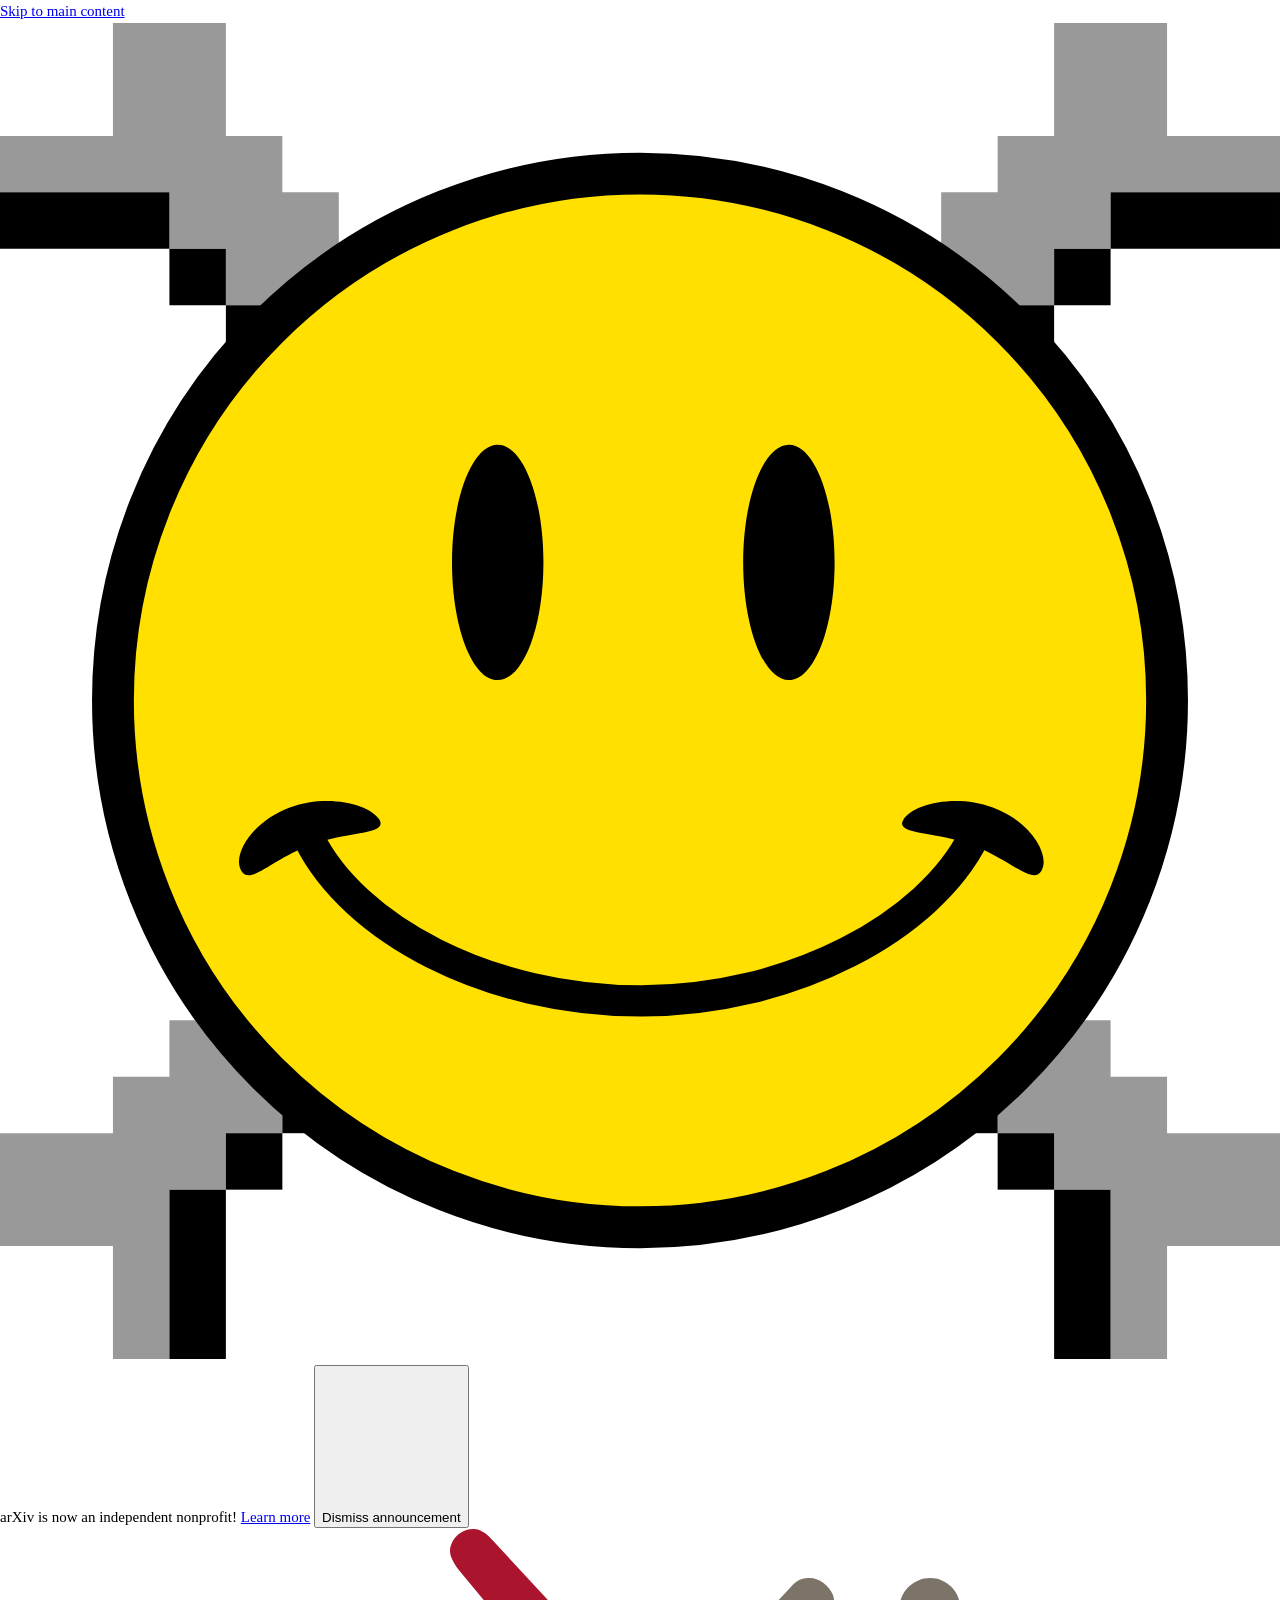
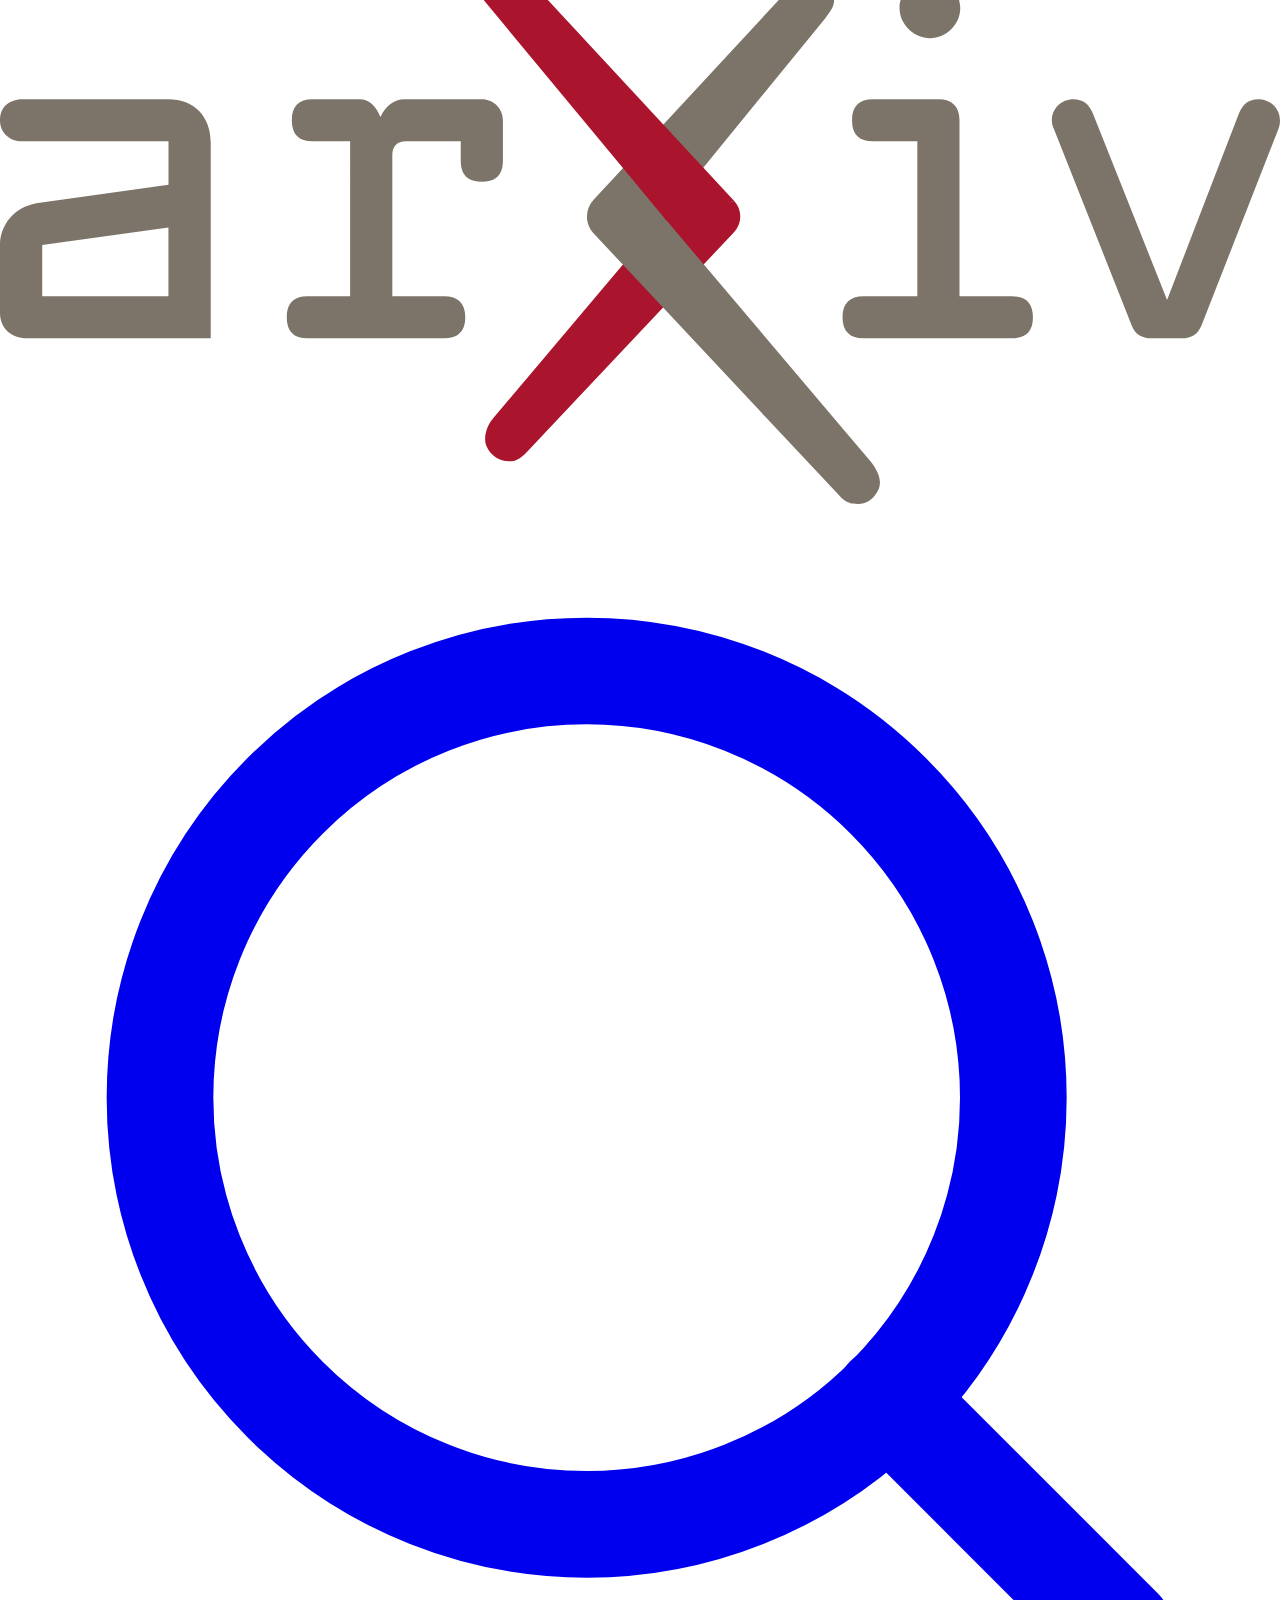
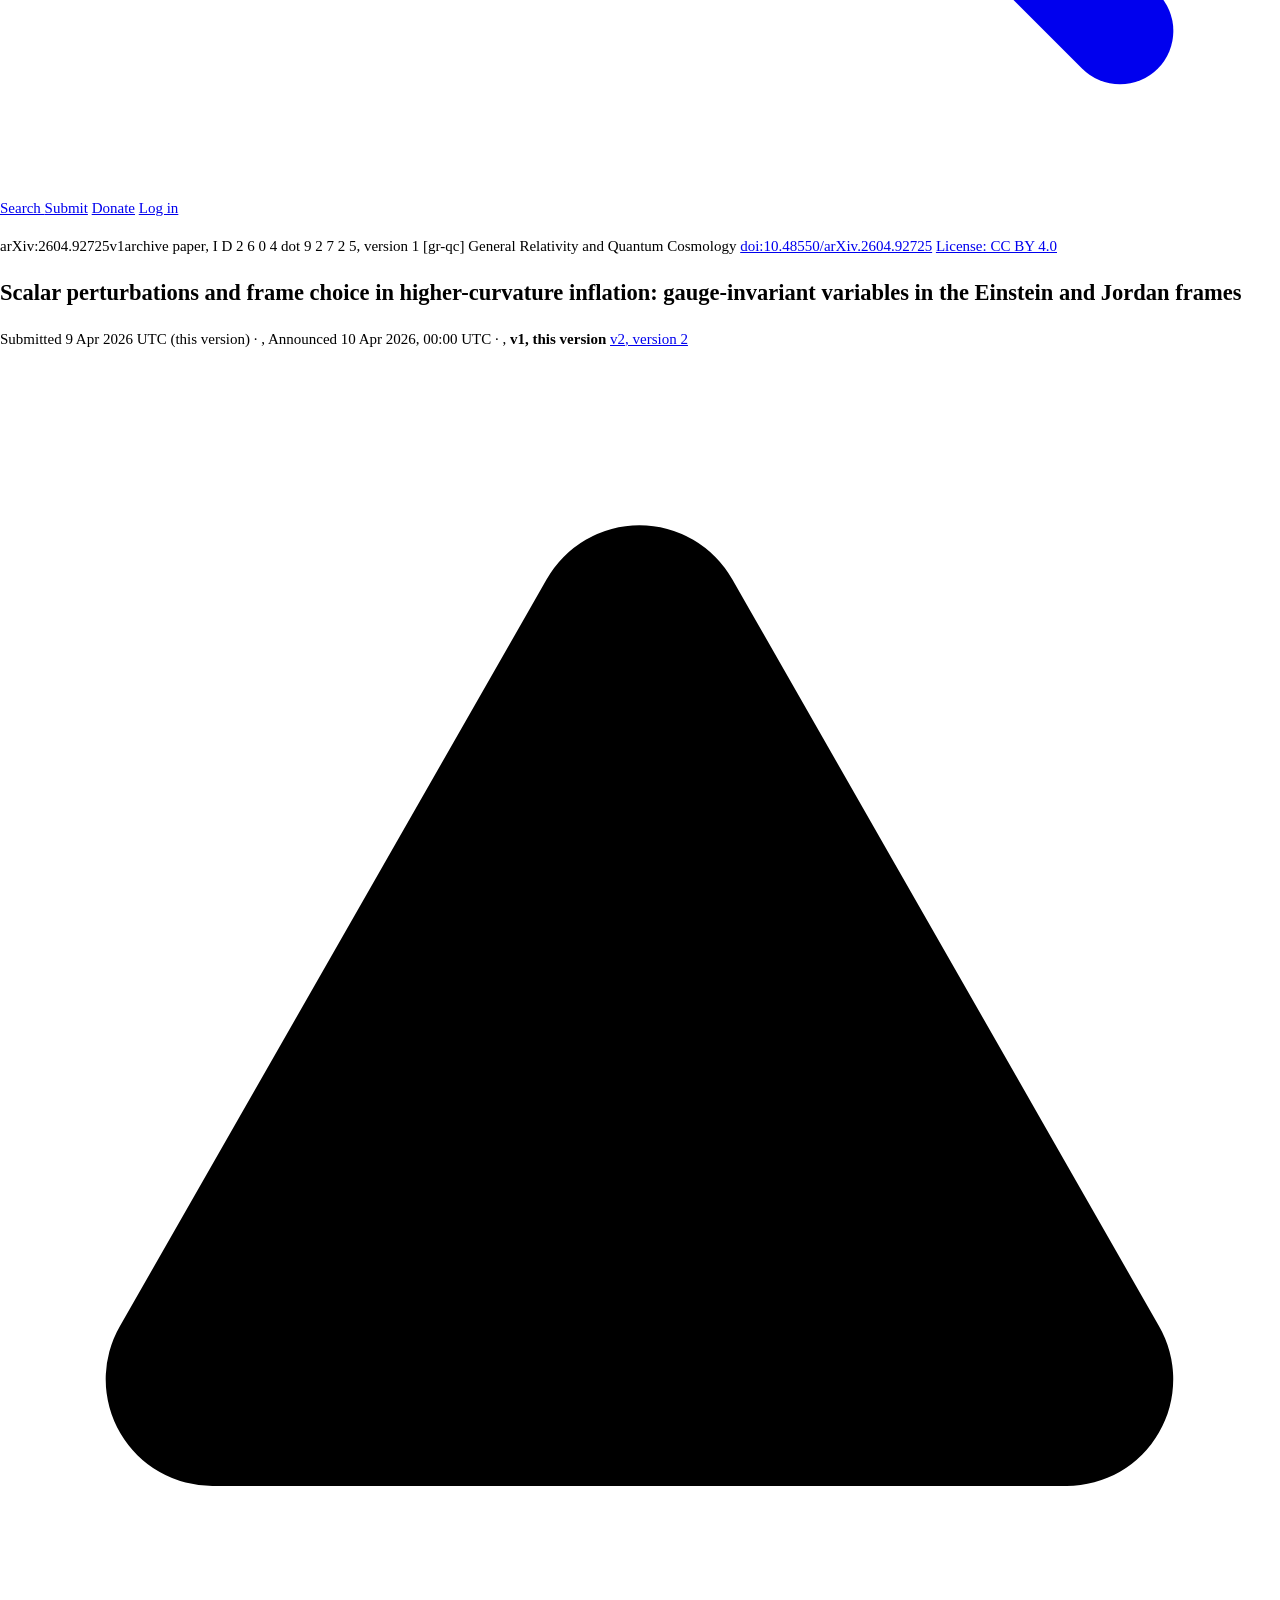
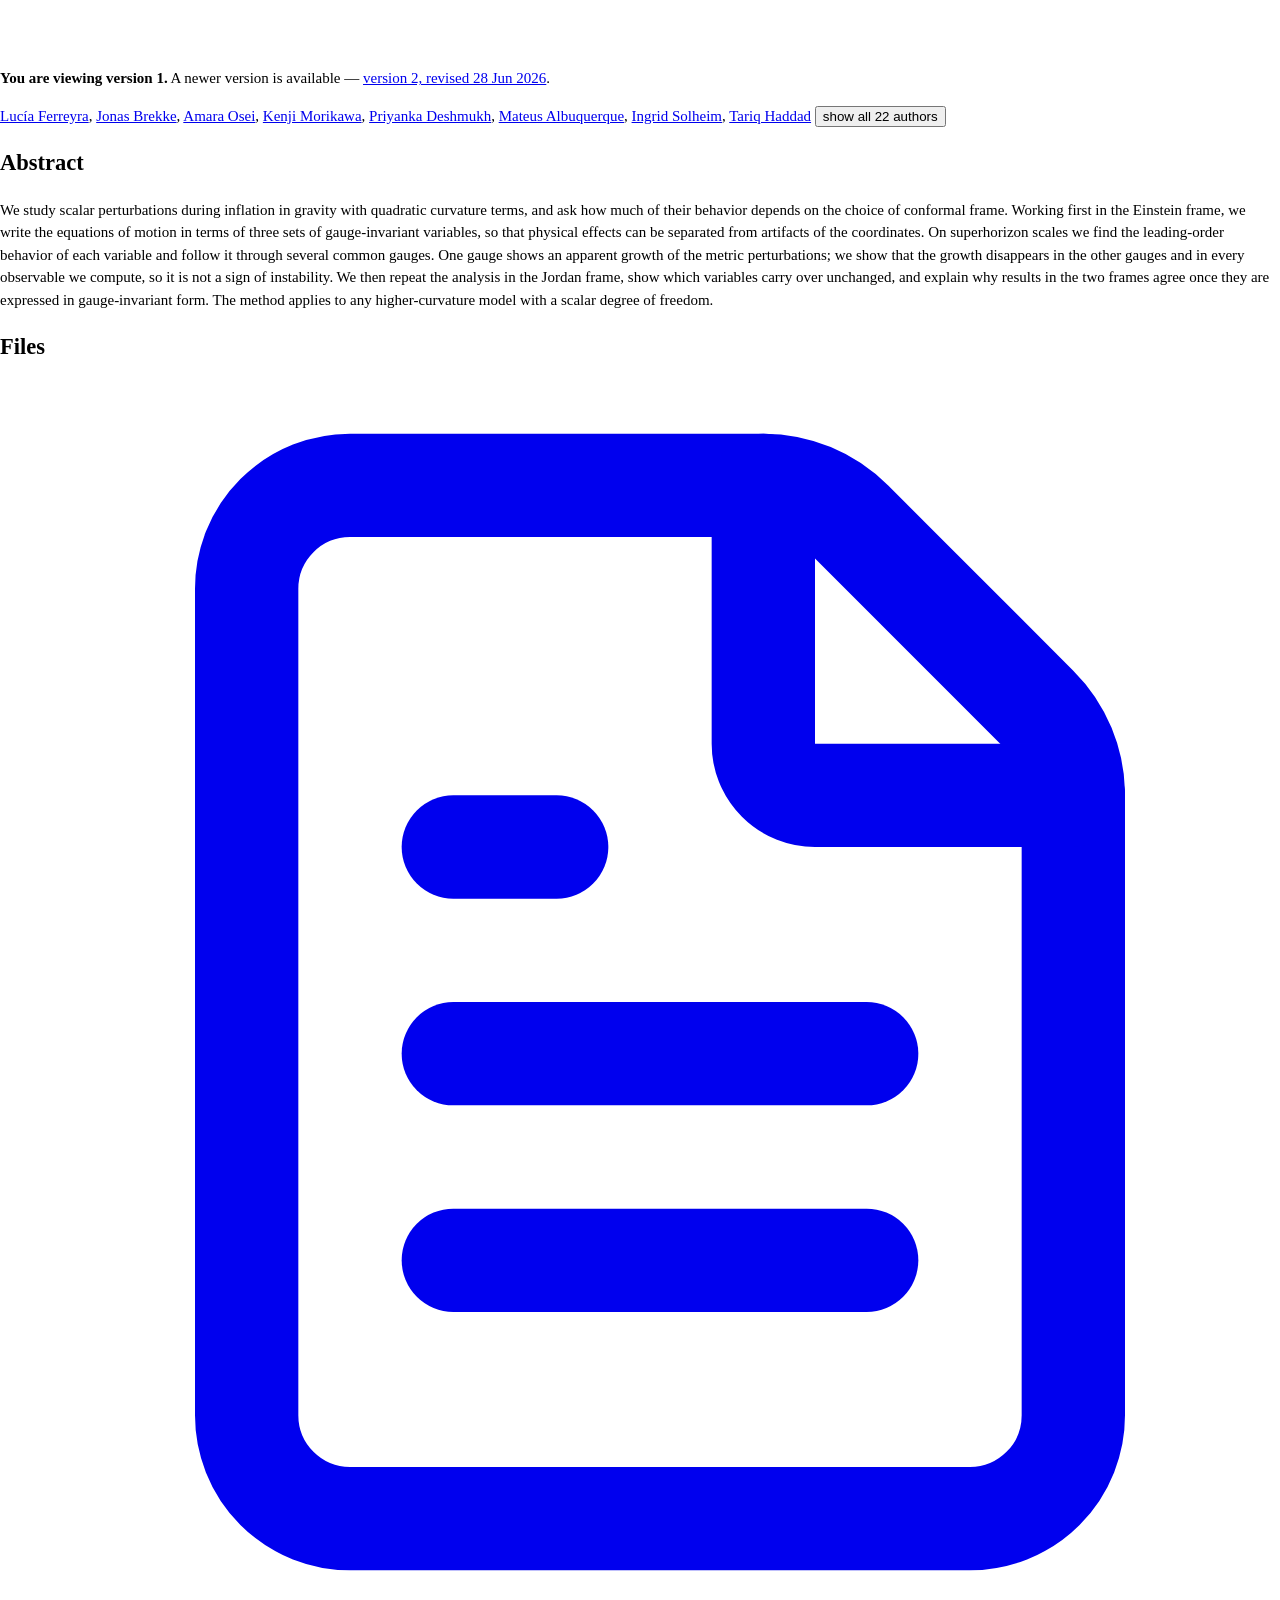
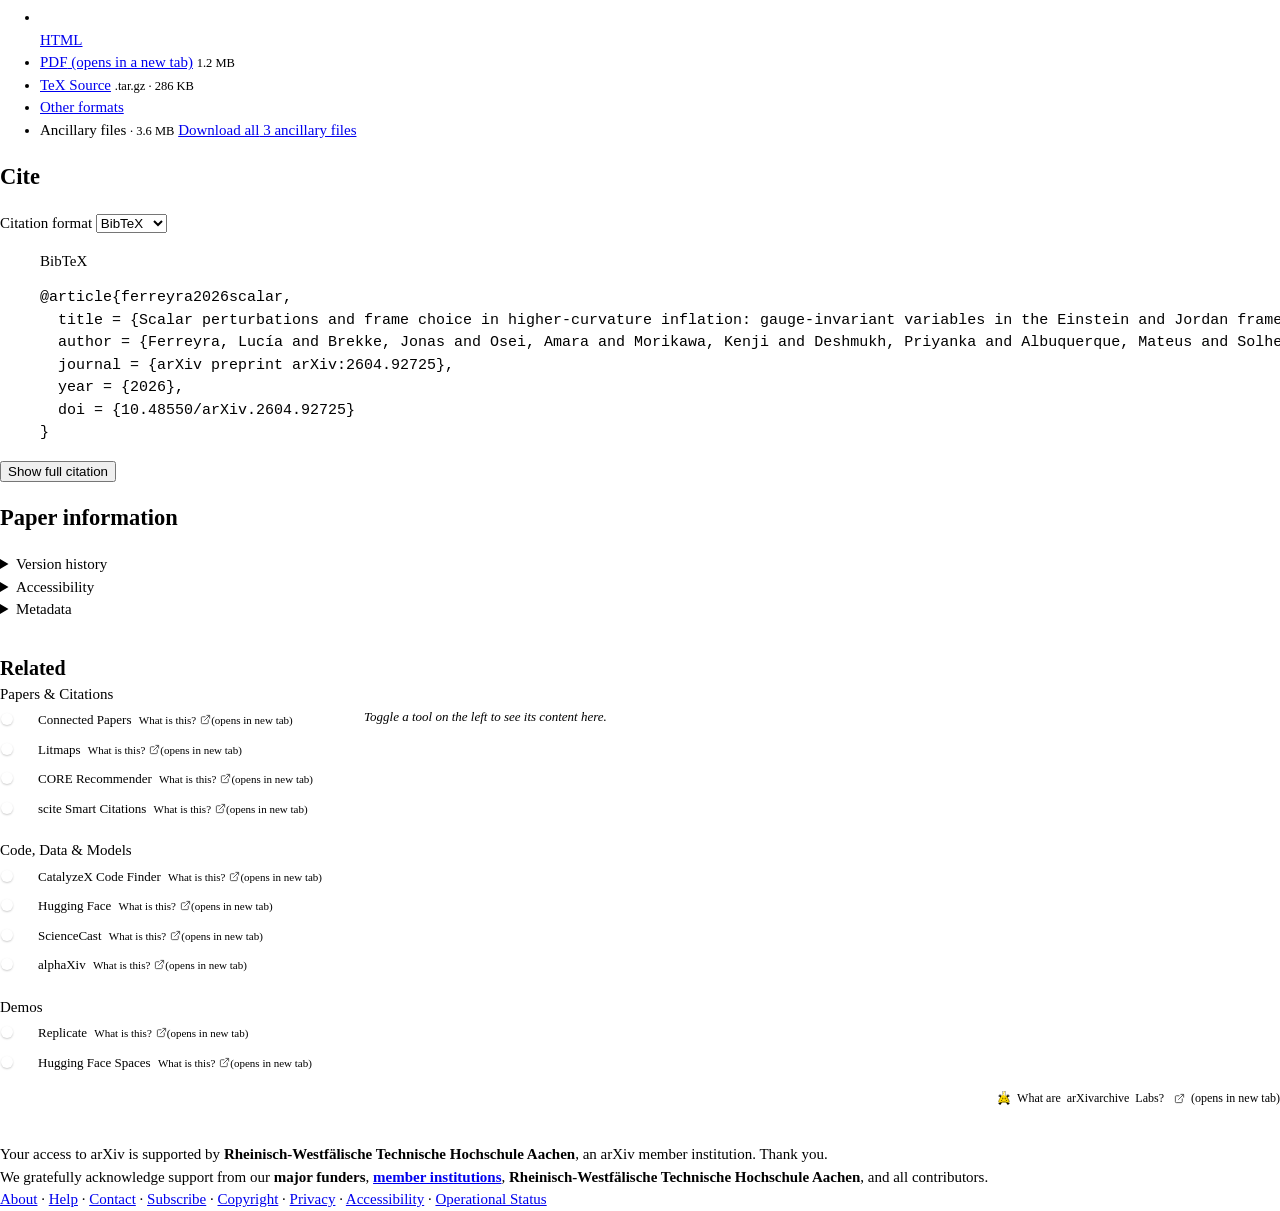
<file: mockups/public/abstract-phase2.html>
<!DOCTYPE html>
<html lang="en">
<head>
<meta charset="UTF-8">
<meta name="viewport" content="width=device-width, initial-scale=1">
<title>Abstract page redesign — arXiv mockup</title>

<!--
╔════════════════════════════════════════════════════════════════════╗
║  ABSTRACT PAGE REDESIGN — arXiv public-facing paper abstract page  ║
╚════════════════════════════════════════════════════════════════════╝

  WHAT THIS IS
    A design mockup. The purpose is to communicate visual, behavioral,
    and accessibility intent to developers and AI assistants implementing
    across arXiv's heterogeneous codebase (Flask/Jinja, React, PHP, Perl,
    static HTML). It is not production code; do not ship it verbatim.

  HOW TO READ THIS FILE
    Every component block in CSS, HTML, and JS carries a comment header
    explaining its purpose, the user research / accessibility priority it
    implements, and any tradeoffs we made. The HTML/CSS/JS are
    implementation HINTS, not prescriptions. The same component can be
    re-implemented in any tech stack as long as the user-visible behavior
    and accessibility commitments are preserved.

  RELATED REFERENCE DOCS
    The design system repository:
      DESIGN-POLICIES.md                                non-negotiable rules
      docs/typography.html                     font stack
      docs/color-mapping.md                  palette + tokens
      docs/public/accessibility-priorities.md  decisions + rationale
    This repository:
      planning/accessibility-priorities.md              decisions + rationale
      research/accessibility-research-questions.md      open research questions

  CROSS-CUTTING DECISIONS APPLIED HERE (see accessibility-priorities.md)
    - HTML as the primary download (validated by 2024 HTML launch reactions)
    - No third-party tool recommendations (we host the services already in
      production Labs; we don't curate external lists)
    - No author-uploaded audio/video abstracts (adoption-prediction)
    - Capability advertisement, not compliance claim (present-only, no
      "X is missing" indicators — "arXiv is not here to punish hard-working
      researchers")
    - Decisions over preferences: no per-site toggles for theme / font /
      motion. Respect OS-level signals only.
    - "archive" is the spoken form of "arXiv" — dual-span pattern wherever
      the literal "arXiv" appears in user-facing chrome.

  SAMPLE PAPER
    An invented paper: Ferreyra et al. (2026), arXiv:2604.92725, an ID arXiv
    cannot reach. Its title is long enough to wrap to three lines. 22 authors. Used throughout for
    the example data; chosen because it stress-tests the author-truncation
    pattern and the multi-line cite-info layout.
-->

<link rel="stylesheet" href="https://arxiv.github.io/design-system/docs/fonts.css">
<link rel="stylesheet" href="https://arxiv.github.io/design-system/docs/design-system.css">

<style>
/*
╔════════════════════════════════════════════════════════════════════╗
║  PAGE STYLES                                                       ║
╚════════════════════════════════════════════════════════════════════╝
  Source of truth: docs/color-mapping.md
  Naming: token-name : canonical-purpose

  In production these become CSS custom properties scoped to the arXiv
  design system (`--ds-*` per DESIGN-POLICIES.md). Here we inline
  literal hex values to keep the mockup self-contained.
*/

:root {
  /* Light-only while the dark pass is undesigned. Everything else — the
     palette, the type stack, the spacing scale — comes from
     design-system.css, linked above. This page used to declare 22 tokens of
     its own, every one a copy of the canonical value. */
  color-scheme: light;
}

/*
╔════════════════════════════════════════════════════════════════════╗
║  BASE / RESET                                                      ║
╚════════════════════════════════════════════════════════════════════╝
  Minimal baseline. No CSS reset library — fewer dependencies, easier to
  audit. Box-sizing and explicit body defaults.
*/

*, *::before, *::after { box-sizing: border-box; }
html, body { margin: 0; padding: 0; }

/* Type sizes are rem throughout (px equivalents in comments assume the
   16px browser default). This is a hard requirement from
   accessibility-priorities.md (cognitive/dyslexia track): "Use rem
   units… The user's own browser/extension/OS choices should propagate
   to arXiv content." A reader who sets their browser's base font size
   to 20px gets a proportionally larger page; px-based type would
   silently ignore that choice. Layout dimensions (padding, borders,
   breakpoints) stay px — only type scales with user preference. */
body {
  font-family: var(--ds-font-sans);
  font-size: 0.9375rem; /* 15px */
  line-height: 1.5;
  color: var(--ds-text);
  background: #fff;
}
img { max-width: 100%; height: auto; }

/* Focus-visible default. Specific components may override with their own
   focus treatment (e.g., a button with a different outline color). */
:focus-visible {
  outline: 2px solid var(--ds-link);
  outline-offset: 2px;
}

/*
╔════════════════════════════════════════════════════════════════════╗
║  UTILITY CLASSES                                                   ║
╚════════════════════════════════════════════════════════════════════╝
*/

/* External-link icon. Inline SVG (Lucide-style "external-link") used at
   the end of every link with target="_blank". Paired with sr-only text
   "(opens in new tab)". Both are required by the priority list. */
.external-icon {
  width: 11px; height: 11px;
  vertical-align: -1px;
  margin-left: 4px;
  opacity: 0.7;
  flex-shrink: 0;
}

/*
╔════════════════════════════════════════════════════════════════════╗
║  COMPONENT: Universal header (arXiv chrome)                        ║
╚════════════════════════════════════════════════════════════════════╝
  Intent
    The black bar at the top of every arXiv public page (post-Cornell
    spinout). NOT sticky — it scrolls away like any other content. Contains the logo and primary nav.

  Accessibility decisions (priorities.md: information architecture,
                           arxiv→archive pronunciation)
    - <header><nav aria-label="Main navigation"> is the landmark.
    - Logo aria-label and image alt say "archive" (the spoken pronunciation
      Ginsparg intended via Greek χ in "arXiv"). research
      finding: screen readers without this hint say "ar-zhiv" / Roman
      numeral "XIV" — gibberish.
    - The search button opens a modal dialog (see search-overlay block);
      Cmd+K also opens it.
    - Decorative SVGs use aria-hidden + focusable="false" so SR doesn't
      announce them; the visible text labels are the accessible names.
    - Visible "About" link added so newcomers can self-orient (the
      "What is arXiv?" priority — "I have no
      clue what I am walking into").

  Tradeoff
    Header is Repository Brown (var(--ds-text)) — same as the design system's
    background-dark token. Phase-2 spinout brand (post-June 2026). Black
    in phase 1 was visually identical so no transition work needed.
*/

@media (max-width: 520px) {

}

/* Narrow-viewport reflow (WCAG 1.4.10). Without this block the nav overflows and forces horizontal
   scrolling on the whole page at 320px (the 1.4.10 test width / 400%
   zoom equivalent). The fix is the
   simplest robust one: let the header wrap to a second row. No JS, no
   hamburger, nothing hidden — every nav item stays visible and
   reachable, which also keeps voice-control users (visible label =
   accessible name) working. */
@media (max-width: 520px) {

}

/*
╔════════════════════════════════════════════════════════════════════╗
║  COMPONENT: Search overlay (modal dialog)                          ║
╚════════════════════════════════════════════════════════════════════╝
  Intent
    A modal search dialog launched from the header's Search button or
    via Cmd+K / Ctrl+K. Single-input form with a hint and link to
    Advanced Search.

  Accessibility decisions
    - role="dialog" + aria-modal="true" + aria-labelledby pointing at the
      sr-only heading inside the panel.
    - Focus trap (JS): Tab cycles within the dialog. Shift+Tab from first
      focusable wraps to last and vice versa.
    - Esc closes; click outside the panel closes.
    - On open, focus moves into the search input. On close, focus returns
      to the element that opened it (search button or wherever Cmd+K was
      pressed).
    - The visible "·" separator between hint and Advanced Search has
      aria-hidden="true" so screen readers don't read "middot."

  Research
    Common UX pattern for command-K search (used by GitHub, Linear, etc.).
    A familiar shape for technical users — most arXiv readers will
    recognize it.
*/

.arxiv-search-overlay {
  display: none;
  position: fixed;
  inset: 0;
  z-index: 200;
  background: rgba(28, 26, 23, 0.3);
  align-items: flex-start;
  justify-content: center;
}
.arxiv-search-overlay.is-open { display: flex; }
.arxiv-search-panel {
  margin-top: 52px;
  width: 100%;
  max-width: 640px;
  background: #fff;
  border-radius: 0 0 8px 8px;
  box-shadow: 0 8px 32px rgba(0, 0, 0, 0.15);
  padding: 20px 24px;
}
.arxiv-search-panel input[type="text"] {
  width: 100%;
  font-family: var(--ds-font-sans);
  font-size: 1rem; /* 16px */
  padding: 10px 14px;
  border: 2px solid var(--ds-border);
  border-radius: 6px;
  outline: none;
  color: var(--ds-text);
  box-sizing: border-box;
}
.arxiv-search-panel input[type="text"]:focus {
  border-color: var(--ds-link);
  box-shadow: 0 0 0 3px rgba(21, 101, 192, 0.1);
}
.arxiv-search-panel input[type="text"]::placeholder { color: var(--ds-text-disabled); }
.arxiv-search-hint {
  font-family: var(--ds-font-sans);
  font-size: 0.75rem; /* 12px */
  color: var(--ds-text-muted);
  margin-top: 8px;
}
.arxiv-search-hint a { font-size: 0.75rem; /* 12px */ }

.abs-section-heading {
  font-family: var(--ds-font-sans);
  font-size: 1.25rem; /* 20px */
  font-weight: 600;
  color: var(--ds-text);
  letter-spacing: 0;
  margin: 0;
}

/*
╔════════════════════════════════════════════════════════════════════╗
║  COMPONENT: Related section (Labs toggles)                         ║
╚════════════════════════════════════════════════════════════════════╝
  Intent
    Optional integrations with third-party scholarly tools (arXiv Labs).
    Two-column: toggle list on left, content area on right. User turns
    on a toggle and the content card appears.

  Why this exists despite our "no third-party tool recommendations" rule
    These are the existing arXiv Labs integrations, already in production.
    Each one was reviewed and judged on
    function and value. We're not adding new recommendations; we're
    presenting the established Labs surface. The Labs-info link explains
    the program for new readers.

  Accessibility decisions
    - The section is <section aria-labelledby> with a real h2 "Related".
    - Each toggle is a real <input type="checkbox"> wrapped in <label>;
      the visual switch is purely cosmetic CSS. AT users get standard
      checkbox semantics ("Connected Papers, checkbox, not checked").
    - The toggle group has its own subheading ("Papers & Citations" etc.)
      as a .ds-panel-label — these should ideally be real headings, but
      the visual treatment in this mockup uses divs. Worth a follow-up.
    - "What is this?" links open in new tabs with explicit external-icon
      + sr-only "(opens in new tab)" notice.
    - The empty state ("Toggle a tool on the left to see its content
      here") is announced when no placeholder is visible.

  Visual choice
    Slightly darker band (var(--ds-tint-warm)) than the reference zone above it to
    suggest a separate functional area. Two-column layout matches the
    user's mental model: "switches on the left, things turn on / off
    on the right." Many users will discover Labs by hitting a switch
    and seeing what appears.
*/

.abs-related-section {
  background: var(--ds-tint-warm);
  padding: 32px 0 36px;
}

.abs-labs-layout {
  display: flex;
  gap: 24px;
}
.abs-labs-list {
  flex: 0 0 auto;
  min-width: 240px;
}
.abs-labs-content {
  flex: 1;
  min-width: 0;
}

.abs-labs-group { margin-bottom: 16px; }
.abs-labs-group:last-child { margin-bottom: 0; }
.abs-labs-row {
  display: flex;
  align-items: center;
  gap: 10px;
  padding: 5px 0;
}

/* Visual switch (CSS only — the underlying input is a real checkbox) */
.abs-labs-toggle {
  position: relative;
  display: inline-block;
  width: 28px; height: 16px;
  flex-shrink: 0;
}
.abs-labs-toggle input {
  opacity: 0;
  width: 0; height: 0;
  position: absolute;
}
.abs-labs-track {
  position: absolute;
  inset: 0;
  background: var(--ds-border);
  border: 1px solid var(--ds-text-disabled);
  border-radius: 999px;
  cursor: pointer;
  transition: background 0.18s, border-color 0.18s;
}
.abs-labs-track::after {
  content: '';
  position: absolute;
  top: 1px; left: 1px;
  width: 12px; height: 12px;
  background: #fff;
  border-radius: 50%;
  box-shadow: 0 1px 2px rgba(0,0,0,0.2);
  transition: transform 0.18s;
}
.abs-labs-toggle input:checked + .abs-labs-track {
  background: var(--ds-accent);
  border-color: #7eb8e0;
}
.abs-labs-toggle input:checked + .abs-labs-track::after {
  transform: translateX(12px);
}
.abs-labs-toggle input:focus-visible + .abs-labs-track {
  outline: 3px solid var(--ds-link);
  outline-offset: 2px;
}

.abs-labs-name {
  font-size: 0.8125rem; /* 13px */
  color: var(--ds-text);
}
.abs-labs-name a {
  font-size: 0.6875rem; /* 11px */
  color: var(--ds-text-muted);
  text-decoration: none;
  margin-left: 4px;
}
.abs-labs-name a:hover { text-decoration: underline; }

.abs-labs-placeholder {
  display: none;
  padding: 16px 18px;
  background: var(--ds-canvas);
  border: 1px dashed var(--ds-border);
  border-radius: 4px;
  font-size: 0.75rem; /* 12px */
  color: var(--ds-text-muted);
  font-style: italic;
  margin-bottom: 10px;
}
.abs-labs-placeholder:last-child { margin-bottom: 0; }
.abs-labs-placeholder.is-visible { display: block; }

.abs-labs-empty {
  padding: 24px 18px;
  font-size: 0.8125rem; /* 13px */
  /* --ds-text-muted, not --ds-text-disabled: this is real instructional text and must
     meet 4.5:1. The disabled-grey ladder stop is for
     disabled controls only, per color-mapping.md. */
  color: var(--ds-text-muted);
  font-style: italic;
}

.abs-labs-info {
  display: flex;
  justify-content: flex-end;
  margin-top: 12px;
}
.abs-labs-info a {
  display: inline-flex;
  align-items: center;
  gap: 6px;
  font-size: 0.75rem; /* 12px */
  color: var(--ds-text-muted);
  text-decoration: none;
}
.abs-labs-info a img { width: 14px; height: 14px; }
.abs-labs-info a:hover { color: var(--ds-text); }

@media (max-width: 700px) {
  .abs-labs-layout { flex-direction: column; }
  .abs-labs-list { min-width: 0; }
}

@media (max-width: 720px) {

}

html:not(.js) .abs-labs-toggle { display: none; }      /* Labs switches dead; names + info links still work */
html:not(.js) .abs-labs-empty { display: none; }       /* "toggle a tool" prompt is meaningless without JS */

/*
╔════════════════════════════════════════════════════════════════════╗
║  PRINT                                                             ║
╚════════════════════════════════════════════════════════════════════╝
  Strip interactive chrome for print: header, search overlay and Labs
  stay OUT; the paper's identity, title, versions, authors, abstract
  and sidebar stay IN.
  External link URLs are expanded inline so a printout retains the
  information a click would have reached (same convention as the HTML
  reader's print block). Validates against the open feedback queue (print
  obscured by chrome). */
@media print {
  /* The print block is the last thing in the stylesheet, so a plain
     declaration already beats the screen rule it repeats: a media query adds
     no specificity, and source order settles the tie. The one screen rule
     that outranks a bare class here is
     `.arxiv-search-overlay.is-open { display: flex }`, which is why the
     overlay is named with its open class as well — someone can print while
     the overlay is up. */
  .ds-site-header,
  .arxiv-search-overlay,
  .arxiv-search-overlay.is-open,
  .abs-related-section,
  footer.ds-site-footer { display: none; }
  body { background: #fff; color: #000; }

  /* Link colours on the page come through class-level selectors, each of
     which outranks a bare `a`. Flattening all of them to black for print
     from one element selector is what !important is for, so it stays. */
  a { color: #000 !important; }

}


/* 100+ authors: the open list is a bounded scrollable region, with a collapse
   control at both ends (half-item peek: 9.5 line-heights cut the last line mid-way,
   a "scroll for more" signal that survives forced colors and zoom). */
.abs-authors-scroll.is-open {
  display: block;
  max-height: calc(9.5 * 1.5em);
  overflow-y: auto;
  overscroll-behavior: contain;
  margin: 10px 0 4px;
  padding: 10px 14px;
  border: 1px solid var(--ds-border);
  border-radius: 4px;
  background: var(--ds-canvas);
}
.abs-authors-scroll > .ds-show-more { display: block; }
</style>
<script>
  /* Progressive-enhancement marker — see the no-JS fallback CSS block.
     Runs in <head> so there is no flash of pre-enhancement layout. */
  document.documentElement.classList.add('js');
</script>
</head>

<body class="ds-page">

<!-- Skip link: visible only on focus. First focusable element on the page. -->
<a class="ds-skip-link" href="#main">Skip to main content</a>

<!--
═══════════════════════════════════════════════════════════════════════
  UNIVERSAL HEADER
═══════════════════════════════════════════════════════════════════════ Codified: the chrome below uses the design system's own
  class names (.ds-announcement / .ds-site-header /
  .ds-site-footer / .ds-skip-link). The canonical CSS lives in
  docs/design-system.css; this mockup carries a
  matching local copy only to stay self-contained for GitHub Pages
  preview. If the two drift, design-system.css wins — update this file.

  See .ds-site-header CSS block for intent and decisions.
  Note: the "arXiv" wordmark inside the logo image is alt-text-replaced
  with "archive" so screen readers say the intended pronunciation.
-->

<!-- Top announcement banner (dismissable). Matches the approved
     spinout-header-footer treatment: light-blue band with the
     smileybones glyph + "arXiv is now an independent nonprofit!"
     copy + Learn-more link + close button. Static in this mockup;
     in production the close button writes a cookie so the dismissal
     persists. -->
<div class="ds-announcement" role="region" aria-label="Announcement" id="announcement">
  <span class="ds-announcement-text"><img class="ds-announcement-glyph" src="images/smileybones-small.svg" alt="">arXiv is now an independent nonprofit!</span>
  <span class="ds-announcement-links"><a class="ds-announcement-link" href="https://info.arxiv.org/about/index.html">Learn more</a></span>
  <button type="button" class="ds-close"><svg viewBox="0 0 24 24" stroke-width="2" stroke-linecap="round" stroke-linejoin="round" aria-hidden="true"><path d="M18 6 6 18"/><path d="m6 6 12 12"/></svg><span class="is-sr-only">Dismiss announcement</span></button>
</div>

<header class="ds-site-header">
  <a href="https://arxiv.org/" class="ds-site-header-logo" aria-label="archive home">
    <img src="images/logo_arxiv-primary.svg" alt="archive">
  </a>
  <nav class="ds-site-header-nav" aria-label="Main navigation">
    <!-- Search is an <a> upgraded by JS: with scripts running, click
         opens the Cmd+K overlay (preventDefault); without scripts it
         navigates to the search page. Never a dead control. -->
    <a href="https://arxiv.org/search" id="search-toggle" aria-label="Search archive">
      <svg class="ds-nav-icon" viewBox="0 0 24 24" fill="none" stroke="currentColor" stroke-width="2" stroke-linecap="round" stroke-linejoin="round" aria-hidden="true" focusable="false">
        <circle cx="11" cy="11" r="8"/>
        <line x1="21" y1="21" x2="16.65" y2="16.65"/>
      </svg>
      Search
    </a>
    <a href="https://arxiv.org/submit">Submit</a>
    <a href="https://info.arxiv.org/about/donate.html">Donate</a>
    <span class="ds-site-header-divider" aria-hidden="true"></span>
    <a href="https://arxiv.org/login" class="ds-site-header-login">Log in</a>
  </nav>
</header>

<!-- NO breadcrumb bar: the approved spinout
     treatment covers ONLY the announcement banner and the black header —
     nothing below it. A breadcrumb iteration was tried and removed: at
     2 levels deep it doesn't justify the real estate, and its links
     (home, category listing) are available elsewhere on the page
     (header logo; Subjects in the metadata block). -->

<!--
═══════════════════════════════════════════════════════════════════════
  SEARCH OVERLAY (modal)
═══════════════════════════════════════════════════════════════════════
  Opened by the header Search button or Cmd+K / Ctrl+K. Focus trap and
  return focus are wired in the JS at the bottom of the page.
-->

<div class="arxiv-search-overlay" id="search-overlay">
  <div class="arxiv-search-panel" role="dialog" aria-modal="true" aria-labelledby="search-heading">
    <h2 id="search-heading" class="is-sr-only">Search archive</h2>
    <form method="GET" action="https://arxiv.org/search">
      <label for="search-input" class="is-sr-only">Search query</label>
      <input type="text" name="query" id="search-input" placeholder="Search papers by title, author, abstract, or ID...">
      <input type="hidden" name="searchtype" value="all">
    </form>
    <div class="arxiv-search-hint">
      Press Enter to search <span aria-hidden="true">&middot;</span>
      <a href="https://arxiv.org/search/advanced">Advanced search</a>
    </div>
  </div>
</div>

<!--
═══════════════════════════════════════════════════════════════════════
  MAIN
═══════════════════════════════════════════════════════════════════════
-->

<main id="main" class="ds-container">
  <p class="ds-paper-identity">
  <span><span class="ds-version" aria-hidden="true">arXiv:2604.92725v1</span><span class="is-sr-only">archive paper, I D 2 6 0 4 dot 9 2 7 2 5, version 1</span></span>
  <span>[gr-qc] General Relativity and Quantum Cosmology</span>
  <a href="https://doi.org/10.48550/arXiv.2604.92725">doi:10.48550/arXiv.2604.92725</a>
  <a href="https://creativecommons.org/licenses/by/4.0/">License: CC BY 4.0</a>
</p>
  <section aria-labelledby="paper-title">
  <h1 id="paper-title" lang="en">Scalar perturbations and frame choice in higher-curvature inflation: gauge-invariant variables in the Einstein and Jordan frames</h1>
  <p class="ds-date-row">
  Submitted <time datetime="2026-04-09">9&nbsp;Apr&nbsp;2026</time>&nbsp;UTC (this version)
  <span aria-hidden="true"> · </span><span class="is-sr-only">, </span>
  Announced <time datetime="2026-04-10T00:00Z">10&nbsp;Apr&nbsp;2026,&nbsp;00:00</time>&nbsp;UTC
  <span aria-hidden="true"> · </span><span class="is-sr-only">, </span><span class="ds-version-list">
  <strong class="ds-version" aria-current="true">v1<span class="is-sr-only">, this version</span></strong>
  <a class="ds-version" href="https://arxiv.org/abs/2604.92725v2">v2<span class="is-sr-only">, version 2</span></a>
  </span>
</p>
  <div class="ds-alert ds-alert--warning">
  <svg class="ds-alert-icon" viewBox="0 0 24 24" stroke-width="2" stroke-linecap="round" stroke-linejoin="round" aria-hidden="true"><path d="m21.73 18-8-14a2 2 0 0 0-3.48 0l-8 14A2 2 0 0 0 4 21h16a2 2 0 0 0 1.73-3Z"/><path d="M12 9v4"/><path d="M12 17h.01"/></svg>
  <div class="ds-alert-content">
    <p><strong>You are viewing version 1.</strong> A newer version is available — <a href="https://arxiv.org/abs/2604.92725v6">version 2, revised 28&nbsp;Jun&nbsp;2026</a>.</p>
  </div>
</div>
  <p class="ds-link-list"><a href="#">Lucía Ferreyra</a>, <a href="#">Jonas Brekke</a>, <a href="#">Amara Osei</a>, <a href="#">Kenji Morikawa</a>, <a href="#">Priyanka Deshmukh</a>, <a href="#">Mateus Albuquerque</a>, <a href="#">Ingrid Solheim</a>, <a href="#">Tariq Haddad</a><span id="authors-overflow" class="ds-show-more-tail">, <a href="#">Yuna Seo</a>, <a href="#">Olumide Adebayo</a>, <a href="#">Clara Weissmann</a>, <a href="#">Rafael Quintero</a>, <a href="#">Anika Holmberg</a>, <a href="#">Dmitri Volkonsky</a>, <a href="#">Mei-Ling Chou</a>, <a href="#">Samuel Okonkwo</a>, <a href="#">Elif Tanrıverdi</a>, <a href="#">Bastien Carrigou</a>, <a href="#">Nadia Rahimi</a>, <a href="#">Tomasz Wrzosek</a>, <a href="#">Siobhán Gallagher</a>, <a href="#">Arjun Venkataraman</a></span> <button type="button" class="ds-show-more ds-show-more--among-links" id="authors-toggle" aria-expanded="false" aria-controls="authors-overflow" data-open-label="show fewer" hidden>show all 22 authors</button></p>
  </section>
  <div>
    <div>
      <h2 class="is-sr-only">Abstract</h2>
      <p lang="en">We study scalar perturbations during inflation in gravity with quadratic curvature terms, and ask how much of their behavior depends on the choice of conformal frame. Working first in the Einstein frame, we write the equations of motion in terms of three sets of gauge-invariant variables, so that physical effects can be separated from artifacts of the coordinates. On superhorizon scales we find the leading-order behavior of each variable and follow it through several common gauges. One gauge shows an apparent growth of the metric perturbations; we show that the growth disappears in the other gauges and in every observable we compute, so it is not a sign of instability. We then repeat the analysis in the Jordan frame, show which variables carry over unchanged, and explain why results in the two frames agree once they are expressed in gauge-invariant form. The method applies to any higher-curvature model with a scalar degree of freedom.</p>
    </div>
    <aside class="ds-sidebar" aria-label="About this paper">
  <section aria-labelledby="mg-files-h" id="mg-files">
    <h2 class="ds-panel-label" id="mg-files-h">Files</h2>
    <ul class="ds-paper-files">
      <li><a class="ds-btn ds-btn-primary" href="html-phase1.html" aria-describedby="paper-title"><svg viewBox="0 0 24 24" fill="none" stroke="currentColor" stroke-width="2" stroke-linecap="round" stroke-linejoin="round" aria-hidden="true"><path d="M6 22a2 2 0 0 1-2-2V4a2 2 0 0 1 2-2h8a2.4 2.4 0 0 1 1.704.706l3.588 3.588A2.4 2.4 0 0 1 20 8v12a2 2 0 0 1-2 2z"/><path d="M14 2v5a1 1 0 0 0 1 1h5"/><path d="M10 9H8"/><path d="M16 13H8"/><path d="M16 17H8"/></svg> HTML</a></li>
      <li><a href="https://arxiv.org/pdf/2604.92725v1" target="_blank" rel="noopener" aria-describedby="paper-title">PDF<span class="is-sr-only"> (opens in a new tab)</span></a> <small>1.2&nbsp;MB</small></li>
      <li><a href="https://arxiv.org/src/2604.92725v1" aria-describedby="paper-title">TeX Source</a> <small>.tar.gz · 286&nbsp;KB</small></li>
      <li><a href="https://arxiv.org/format/2604.92725v1">Other formats</a></li>
      <li>Ancillary files <small>· 3.6&nbsp;MB</small> <a href="https://arxiv.org/src/2604.92725v1/anc">Download all<span class="is-sr-only"> 3 ancillary files</span></a></li>
    </ul>
  </section>
  <section aria-labelledby="mg-cite-h" class="ds-paper-cite" id="mg-cite">
    <div class="ds-paper-cite-head">
      <h2 class="ds-panel-label" id="mg-cite-h">Cite</h2>
      <div class="ds-form--compact ds-paper-cite-tools">
        <label class="is-sr-only" for="mg-cite-format">Citation format</label>
        <select class="ds-input" id="mg-cite-format">
          <option value="bibtex" selected>BibTeX</option>
          <option value="apa">APA</option>
          <option value="chicago">Chicago</option>
          <option value="mla">MLA</option>
        </select>
      </div>
    </div>
    <div id="mg-cite-code" class="ds-paper-cite-code">
      <figure data-format="bibtex">
        <figcaption>BibTeX</figcaption>
        <pre><code>@article{ferreyra2026scalar,
  title = {Scalar perturbations and frame choice in higher-curvature inflation: gauge-invariant variables in the Einstein and Jordan frames},
  author = {Ferreyra, Lucía and Brekke, Jonas and Osei, Amara and Morikawa, Kenji and Deshmukh, Priyanka and Albuquerque, Mateus and Solheim, Ingrid and Haddad, Tariq and Seo, Yuna and Adebayo, Olumide and Weissmann, Clara and Quintero, Rafael and Holmberg, Anika and Volkonsky, Dmitri and Chou, Mei-Ling and Okonkwo, Samuel and Tanrıverdi, Elif and Carrigou, Bastien and Rahimi, Nadia and Wrzosek, Tomasz and Gallagher, Siobhán and Venkataraman, Arjun},
  journal = {arXiv preprint arXiv:2604.92725},
  year = {2026},
  doi = {10.48550/arXiv.2604.92725}
}</code></pre>
      </figure>
      <figure data-format="apa">
        <figcaption>APA</figcaption>
        <pre><code>Ferreyra, L., Brekke, J., Osei, A., Morikawa, K., Deshmukh, P., Albuquerque, M., Solheim, I., Haddad, T., Seo, Y., Adebayo, O., Weissmann, C., Quintero, R., Holmberg, A., Volkonsky, D., Chou, M.-L., Okonkwo, S., Tanrıverdi, E., Carrigou, B., Rahimi, N., … Venkataraman, A. (2026). Scalar perturbations and frame choice in higher-curvature inflation: gauge-invariant variables in the Einstein and Jordan frames. arXiv. https://doi.org/10.48550/arXiv.2604.92725</code></pre>
      </figure>
      <figure data-format="chicago">
        <figcaption>Chicago</figcaption>
        <pre><code>Ferreyra, Lucía, Jonas Brekke, Amara Osei, Kenji Morikawa, Priyanka Deshmukh, Mateus Albuquerque, Ingrid Solheim, et al. 2026. “Scalar perturbations and frame choice in higher-curvature inflation: gauge-invariant variables in the Einstein and Jordan frames.” arXiv. https://doi.org/10.48550/arXiv.2604.92725.</code></pre>
      </figure>
      <figure data-format="mla">
        <figcaption>MLA</figcaption>
        <pre><code>Ferreyra, Lucía, et al. “Scalar perturbations and frame choice in higher-curvature inflation: gauge-invariant variables in the Einstein and Jordan frames.” arXiv, 2026, https://doi.org/10.48550/arXiv.2604.92725.</code></pre>
      </figure>
    </div>
    <button type="button" class="ds-show-more" aria-expanded="false" aria-controls="mg-cite-code" hidden>Show full citation</button>
  </section>
  <section aria-labelledby="mg-info-h" id="mg-info">
    <h2 class="ds-panel-label" id="mg-info-h">Paper information</h2>
    <details class="ds-acc" name="paper-info" id="mg-versions">
      <summary>Version history</summary>
      <div class="ds-acc-body">
        <ol class="ds-paper-versions">
          <li>
            <p class="ds-date-row"><a class="ds-version" href="https://arxiv.org/abs/2604.92725v2">v2<span class="is-sr-only">, version 2</span></a> · <time datetime="2026-06-28">28&nbsp;Jun&nbsp;2026</time>&nbsp;UTC · Latest</p>
            <p>29 pages, 2 figures. Corrected a sign in Eq. (2.9); expanded the discussion of the Jordan frame. Matches the published version.</p>
          </li>
          <li aria-current="true">
            <p class="ds-date-row"><strong class="ds-version">v1</strong> · <time datetime="2026-04-09">9&nbsp;Apr&nbsp;2026</time>&nbsp;UTC · Viewing</p>
            <p>28 pages, 2 figures.</p>
          </li>
        </ol>
      </div>
    </details>
    <details class="ds-acc" name="paper-info">
      <summary>Accessibility</summary>
      <div class="ds-acc-body">
        <ul class="ds-paper-capabilities">
          <li><svg viewBox="0 0 24 24" fill="none" stroke="currentColor" stroke-width="2" stroke-linecap="round" stroke-linejoin="round" aria-hidden="true"><path d="M20 13c0 5-3.5 7.5-7.66 8.95a1 1 0 0 1-.67-.01C7.5 20.5 4 18 4 13V6a1 1 0 0 1 1-1c2 0 4.5-1.2 6.24-2.72a1.17 1.17 0 0 1 1.52 0C14.51 3.81 17 5 19 5a1 1 0 0 1 1 1z"/><path d="m9 12 2 2 4-4"/></svg> HTML, PDF and TeX Source</li>
          <li><svg viewBox="0 0 24 24" fill="none" stroke="currentColor" stroke-width="2" stroke-linecap="round" stroke-linejoin="round" aria-hidden="true"><path d="M20 13c0 5-3.5 7.5-7.66 8.95a1 1 0 0 1-.67-.01C7.5 20.5 4 18 4 13V6a1 1 0 0 1 1-1c2 0 4.5-1.2 6.24-2.72a1.17 1.17 0 0 1 1.52 0C14.51 3.81 17 5 19 5a1 1 0 0 1 1 1z"/><path d="m9 12 2 2 4-4"/></svg> Structured math</li>
                  <li><svg viewBox="0 0 24 24" fill="none" stroke="currentColor" stroke-width="2" stroke-linecap="round" stroke-linejoin="round" aria-hidden="true"><path d="M20 13c0 5-3.5 7.5-7.66 8.95a1 1 0 0 1-.67-.01C7.5 20.5 4 18 4 13V6a1 1 0 0 1 1-1c2 0 4.5-1.2 6.24-2.72a1.17 1.17 0 0 1 1.52 0C14.51 3.81 17 5 19 5a1 1 0 0 1 1 1z" stroke-dasharray="2.5 2.5"/></svg> Alt text on figures: missing. <a href="#">How to add it</a></li>
        </ul>
      </div>
    </details>
    <details class="ds-acc" name="paper-info">
      <summary>Metadata</summary>
      <div class="ds-acc-body">
        <dl>
          <dt>Subjects</dt><dd>General Relativity and Quantum Cosmology (<a href="https://arxiv.org/list/gr-qc/recent">gr-qc</a>); Cosmology and Nongalactic Astrophysics (<a href="https://arxiv.org/list/astro-ph.CO/recent">astro-ph.CO</a>); High Energy Physics — Theory (<a href="https://arxiv.org/list/hep-th/recent">hep-th</a>)</dd>
          <dt>arXiv DOI</dt><dd><a href="https://doi.org/10.48550/arXiv.2604.92725">10.48550/arXiv.2604.92725</a></dd>
          <dt>License</dt><dd><a href="https://creativecommons.org/licenses/by/4.0/">CC BY 4.0</a></dd>
          <dt>Journal</dt><dd><a href="https://doi.org/10.5555/jep.2026.412">Journal of Example Physics, 2026(10), 412</a></dd>
          <dt>Comments</dt><dd>v2: 29 pages, 2 figures. Corrected a sign in Eq. (2.9); expanded the discussion of the Jordan frame. Matches the published version.</dd>
          <dt>Who cites this</dt><dd class="mg-who-row"><a href="#">Google Scholar</a> <a href="#">NASA ADS</a> <a href="#">Semantic Scholar</a></dd>
        </dl>
      </div>
    </details>
  </section>
</aside>
  </div>
  <div class="ds-full ds-zone-secondary">
    <!-- ───────── Related section (Labs toggles) ───────── -->

    <section class="abs-related-section" aria-labelledby="related-heading">
      <h2 class="abs-section-heading" id="related-heading">Related</h2>
      <div class="abs-labs-layout">

        <!-- Toggle list -->
        <div class="abs-labs-list">
          <!-- Order within each group encodes the labs audit: frictionless,
               working integrations first; degraded or login-walled
               integrations last. DESIGN-POLICIES.md: "Labs that require
               login should be deprioritized in placement." Group
               membership is unchanged — only order within groups. -->
          <div class="abs-labs-group">
            <div class="ds-panel-label">Papers &amp; Citations</div>
            <div class="abs-labs-row">
              <label class="abs-labs-toggle"><input type="checkbox" data-lab="connected-papers" aria-label="Connected Papers"><span class="abs-labs-track"></span></label>
              <span class="abs-labs-name">Connected Papers <a href="https://www.connectedpapers.com/about" target="_blank" rel="noopener noreferrer">What is this?<svg class="external-icon" viewBox="0 0 24 24" fill="none" stroke="currentColor" stroke-width="2" stroke-linecap="round" stroke-linejoin="round" aria-hidden="true" focusable="false"><path d="M18 13v6a2 2 0 0 1-2 2H5a2 2 0 0 1-2-2V8a2 2 0 0 1 2-2h6"/><polyline points="15 3 21 3 21 9"/><line x1="10" y1="14" x2="21" y2="3"/></svg><span class="is-sr-only">(opens in new tab)</span></a></span>
            </div>
            <div class="abs-labs-row">
              <label class="abs-labs-toggle"><input type="checkbox" data-lab="litmaps" aria-label="Litmaps"><span class="abs-labs-track"></span></label>
              <span class="abs-labs-name">Litmaps <a href="https://www.litmaps.co/" target="_blank" rel="noopener noreferrer">What is this?<svg class="external-icon" viewBox="0 0 24 24" fill="none" stroke="currentColor" stroke-width="2" stroke-linecap="round" stroke-linejoin="round" aria-hidden="true" focusable="false"><path d="M18 13v6a2 2 0 0 1-2 2H5a2 2 0 0 1-2-2V8a2 2 0 0 1 2-2h6"/><polyline points="15 3 21 3 21 9"/><line x1="10" y1="14" x2="21" y2="3"/></svg><span class="is-sr-only">(opens in new tab)</span></a></span>
            </div>
            <div class="abs-labs-row">
              <label class="abs-labs-toggle"><input type="checkbox" data-lab="core" aria-label="CORE Recommender"><span class="abs-labs-track"></span></label>
              <span class="abs-labs-name">CORE Recommender <a href="https://core.ac.uk/services/recommender" target="_blank" rel="noopener noreferrer">What is this?<svg class="external-icon" viewBox="0 0 24 24" fill="none" stroke="currentColor" stroke-width="2" stroke-linecap="round" stroke-linejoin="round" aria-hidden="true" focusable="false"><path d="M18 13v6a2 2 0 0 1-2 2H5a2 2 0 0 1-2-2V8a2 2 0 0 1 2-2h6"/><polyline points="15 3 21 3 21 9"/><line x1="10" y1="14" x2="21" y2="3"/></svg><span class="is-sr-only">(opens in new tab)</span></a></span>
            </div>
            <!-- scite last in group: integration currently broken (DOI
                 lookup failure — audit item 4). Restore position when fixed. -->
            <div class="abs-labs-row">
              <label class="abs-labs-toggle"><input type="checkbox" data-lab="scite" aria-label="scite Smart Citations"><span class="abs-labs-track"></span></label>
              <span class="abs-labs-name">scite Smart Citations <a href="https://www.scite.ai/" target="_blank" rel="noopener noreferrer">What is this?<svg class="external-icon" viewBox="0 0 24 24" fill="none" stroke="currentColor" stroke-width="2" stroke-linecap="round" stroke-linejoin="round" aria-hidden="true" focusable="false"><path d="M18 13v6a2 2 0 0 1-2 2H5a2 2 0 0 1-2-2V8a2 2 0 0 1 2-2h6"/><polyline points="15 3 21 3 21 9"/><line x1="10" y1="14" x2="21" y2="3"/></svg><span class="is-sr-only">(opens in new tab)</span></a></span>
            </div>
          </div>

          <div class="abs-labs-group">
            <div class="ds-panel-label">Code, Data &amp; Models</div>
            <div class="abs-labs-row">
              <label class="abs-labs-toggle"><input type="checkbox" data-lab="catalyzex" aria-label="CatalyzeX Code Finder"><span class="abs-labs-track"></span></label>
              <span class="abs-labs-name">CatalyzeX Code Finder <a href="https://www.catalyzex.com" target="_blank" rel="noopener noreferrer">What is this?<svg class="external-icon" viewBox="0 0 24 24" fill="none" stroke="currentColor" stroke-width="2" stroke-linecap="round" stroke-linejoin="round" aria-hidden="true" focusable="false"><path d="M18 13v6a2 2 0 0 1-2 2H5a2 2 0 0 1-2-2V8a2 2 0 0 1 2-2h6"/><polyline points="15 3 21 3 21 9"/><line x1="10" y1="14" x2="21" y2="3"/></svg><span class="is-sr-only">(opens in new tab)</span></a></span>
            </div>
            <div class="abs-labs-row">
              <label class="abs-labs-toggle"><input type="checkbox" data-lab="huggingface" aria-label="Hugging Face"><span class="abs-labs-track"></span></label>
              <span class="abs-labs-name">Hugging Face <a href="https://huggingface.co/huggingface" target="_blank" rel="noopener noreferrer">What is this?<svg class="external-icon" viewBox="0 0 24 24" fill="none" stroke="currentColor" stroke-width="2" stroke-linecap="round" stroke-linejoin="round" aria-hidden="true" focusable="false"><path d="M18 13v6a2 2 0 0 1-2 2H5a2 2 0 0 1-2-2V8a2 2 0 0 1 2-2h6"/><polyline points="15 3 21 3 21 9"/><line x1="10" y1="14" x2="21" y2="3"/></svg><span class="is-sr-only">(opens in new tab)</span></a></span>
            </div>
            <div class="abs-labs-row">
              <label class="abs-labs-toggle"><input type="checkbox" data-lab="sciencecast" aria-label="ScienceCast"><span class="abs-labs-track"></span></label>
              <span class="abs-labs-name">ScienceCast <a href="https://sciencecast.org/welcome" target="_blank" rel="noopener noreferrer">What is this?<svg class="external-icon" viewBox="0 0 24 24" fill="none" stroke="currentColor" stroke-width="2" stroke-linecap="round" stroke-linejoin="round" aria-hidden="true" focusable="false"><path d="M18 13v6a2 2 0 0 1-2 2H5a2 2 0 0 1-2-2V8a2 2 0 0 1 2-2h6"/><polyline points="15 3 21 3 21 9"/><line x1="10" y1="14" x2="21" y2="3"/></svg><span class="is-sr-only">(opens in new tab)</span></a></span>
            </div>
            <!-- alphaXiv last in group: requires login to interact. -->
            <div class="abs-labs-row">
              <label class="abs-labs-toggle"><input type="checkbox" data-lab="alphaxiv" aria-label="alphaXiv"><span class="abs-labs-track"></span></label>
              <span class="abs-labs-name">alphaXiv <a href="https://alphaxiv.org/" target="_blank" rel="noopener noreferrer">What is this?<svg class="external-icon" viewBox="0 0 24 24" fill="none" stroke="currentColor" stroke-width="2" stroke-linecap="round" stroke-linejoin="round" aria-hidden="true" focusable="false"><path d="M18 13v6a2 2 0 0 1-2 2H5a2 2 0 0 1-2-2V8a2 2 0 0 1 2-2h6"/><polyline points="15 3 21 3 21 9"/><line x1="10" y1="14" x2="21" y2="3"/></svg><span class="is-sr-only">(opens in new tab)</span></a></span>
            </div>
          </div>

          <div class="abs-labs-group">
            <div class="ds-panel-label">Demos</div>
            <div class="abs-labs-row">
              <label class="abs-labs-toggle"><input type="checkbox" data-lab="replicate" aria-label="Replicate"><span class="abs-labs-track"></span></label>
              <span class="abs-labs-name">Replicate <a href="https://replicate.com/docs/arxiv/about" target="_blank" rel="noopener noreferrer">What is this?<svg class="external-icon" viewBox="0 0 24 24" fill="none" stroke="currentColor" stroke-width="2" stroke-linecap="round" stroke-linejoin="round" aria-hidden="true" focusable="false"><path d="M18 13v6a2 2 0 0 1-2 2H5a2 2 0 0 1-2-2V8a2 2 0 0 1 2-2h6"/><polyline points="15 3 21 3 21 9"/><line x1="10" y1="14" x2="21" y2="3"/></svg><span class="is-sr-only">(opens in new tab)</span></a></span>
            </div>
            <div class="abs-labs-row">
              <label class="abs-labs-toggle"><input type="checkbox" data-lab="hf-spaces" aria-label="Hugging Face Spaces"><span class="abs-labs-track"></span></label>
              <span class="abs-labs-name">Hugging Face Spaces <a href="https://huggingface.co/docs/hub/spaces" target="_blank" rel="noopener noreferrer">What is this?<svg class="external-icon" viewBox="0 0 24 24" fill="none" stroke="currentColor" stroke-width="2" stroke-linecap="round" stroke-linejoin="round" aria-hidden="true" focusable="false"><path d="M18 13v6a2 2 0 0 1-2 2H5a2 2 0 0 1-2-2V8a2 2 0 0 1 2-2h6"/><polyline points="15 3 21 3 21 9"/><line x1="10" y1="14" x2="21" y2="3"/></svg><span class="is-sr-only">(opens in new tab)</span></a></span>
            </div>
          </div>
        </div>

        <!-- Content area (shows placeholder when a toggle is on) -->
        <div class="abs-labs-content" id="labs-content-area">
          <div class="abs-labs-empty" id="labs-empty-msg">Toggle a tool on the left to see its content here.</div>
          <div class="abs-labs-placeholder" data-lab-content="connected-papers">Content for Connected Papers will display here</div>
          <div class="abs-labs-placeholder" data-lab-content="litmaps">Content for Litmaps will display here</div>
          <div class="abs-labs-placeholder" data-lab-content="scite">Content for scite Smart Citations will display here</div>
          <div class="abs-labs-placeholder" data-lab-content="core">Content for CORE Recommender will display here</div>
          <div class="abs-labs-placeholder" data-lab-content="catalyzex">Content for CatalyzeX will display here</div>
          <div class="abs-labs-placeholder" data-lab-content="huggingface">Content for Hugging Face will display here</div>
          <div class="abs-labs-placeholder" data-lab-content="alphaxiv">Content for alphaXiv will display here</div>
          <div class="abs-labs-placeholder" data-lab-content="sciencecast">Content for ScienceCast will display here</div>
          <div class="abs-labs-placeholder" data-lab-content="replicate">Content for Replicate will display here</div>
          <div class="abs-labs-placeholder" data-lab-content="hf-spaces">Content for Hugging Face Spaces will display here</div>
        </div>
      </div>

      <div class="abs-labs-info">
        <a href="https://info.arxiv.org/labs/index.html" target="_blank" rel="noopener noreferrer">
          <img src="images/smileybones-labs-small.svg" alt="">
          What are <span class="arxiv-word"><span aria-hidden="true">arXiv</span><span class="is-sr-only">archive</span></span> Labs?
          <svg class="external-icon" viewBox="0 0 24 24" fill="none" stroke="currentColor" stroke-width="2" stroke-linecap="round" stroke-linejoin="round" aria-hidden="true" focusable="false"><path d="M18 13v6a2 2 0 0 1-2 2H5a2 2 0 0 1-2-2V8a2 2 0 0 1 2-2h6"/><polyline points="15 3 21 3 21 9"/><line x1="10" y1="14" x2="21" y2="3"/></svg>
          <span class="is-sr-only">(opens in new tab)</span>
        </a>
      </div>
    </section>

  </div>
</main>

<!--
═══════════════════════════════════════════════════════════════════════
  UNIVERSAL FOOTER
═══════════════════════════════════════════════════════════════════════
  Approved out of abstract-spinout.html. See the COMPONENT block in
  the <style> above for intent and decisions.
-->

<footer class="ds-site-footer">
  <div class="member-footer-callout">
    <span>Your access to arXiv is supported by <strong>Rheinisch-Westfälische Technische Hochschule Aachen</strong>, an arXiv member institution. Thank you.</span>
  </div>
  <div class="ds-site-footer-grid">
    <div class="ds-site-footer-main">
      <div class="ds-site-footer-ack">
        We gratefully acknowledge support from our <strong>major funders</strong>, <a href="#"><strong>member institutions</strong></a><span class="ack-member-inline">, <strong>Rheinisch-Westfälische Technische Hochschule Aachen</strong></span>, and all contributors.
      </div>
      <nav class="ds-site-footer-links" aria-label="Site navigation">
        <a href="https://info.arxiv.org/about">About</a> <span class="ds-site-footer-sep" aria-hidden="true">&middot;</span>
        <a href="https://info.arxiv.org/help">Help</a> <span class="ds-site-footer-sep" aria-hidden="true">&middot;</span>
        <a href="https://info.arxiv.org/help/contact.html">Contact</a> <span class="ds-site-footer-sep" aria-hidden="true">&middot;</span>
        <a href="https://info.arxiv.org/help/subscribe">Subscribe</a> <span class="ds-site-footer-sep" aria-hidden="true">&middot;</span>
        <a href="https://info.arxiv.org/help/license/index.html">Copyright</a> <span class="ds-site-footer-sep" aria-hidden="true">&middot;</span>
        <a href="https://info.arxiv.org/help/policies/privacy_policy.html">Privacy</a> <span class="ds-site-footer-sep" aria-hidden="true">&middot;</span>
        <a href="https://info.arxiv.org/help/web_accessibility.html">Accessibility</a> <span class="ds-site-footer-sep" aria-hidden="true">&middot;</span>
        <a href="https://status.arxiv.org/" target="_blank" rel="noopener noreferrer">Operational Status</a>
      </nav>
    </div>
  </div>
</footer>

<!--
═══════════════════════════════════════════════════════════════════════
  BEHAVIORS (JavaScript)
═══════════════════════════════════════════════════════════════════════
  One block per behavior. Each block has an intent comment. Vanilla JS
  for transport-agnostic readability (no React/jQuery/etc.). Each behavior
  is self-contained — extract or reimplement independently.
-->

<script>

/* ─────────────────────────────────────────────────────────────────
   BEHAVIOR: Search overlay (open, close, focus management, Cmd+K)
   ─────────────────────────────────────────────────────────────────
   Intent
     Modal search dialog with focus trap, Esc to close, click-outside
     to close, Cmd+K / Ctrl+K to open from anywhere.
   Accessibility
     Focus moves into the input on open. On close, focus returns to
     the element that opened it (the "invoker"). Tab cycles within
     the dialog; Shift+Tab from the first focusable wraps to the last. */
(function() {
  var toggle = document.getElementById('search-toggle');
  var overlay = document.getElementById('search-overlay');
  var input = document.getElementById('search-input');
  var invoker = null;

  function openOverlay() {
    invoker = document.activeElement;
    overlay.classList.add('is-open');
    setTimeout(function() { input.focus(); }, 50);
  }
  function closeOverlay() {
    if (!overlay.classList.contains('is-open')) return;
    overlay.classList.remove('is-open');
    if (invoker && typeof invoker.focus === 'function') invoker.focus();
  }
  function trapFocus(e) {
    if (e.key !== 'Tab' || !overlay.classList.contains('is-open')) return;
    var focusable = overlay.querySelectorAll(
      'input:not([type="hidden"]), button, a[href], [tabindex]:not([tabindex="-1"])'
    );
    if (focusable.length === 0) return;
    var first = focusable[0];
    var last = focusable[focusable.length - 1];
    if (e.shiftKey && document.activeElement === first) {
      e.preventDefault();
      last.focus();
    } else if (!e.shiftKey && document.activeElement === last) {
      e.preventDefault();
      first.focus();
    }
  }

  toggle.addEventListener('click', function(e) {
    // The trigger is an <a href="/search"> for no-JS fallback; with JS
    // running we intercept the navigation and open the overlay instead.
    e.preventDefault();
    openOverlay();
  });
  overlay.addEventListener('click', function(e) {
    if (e.target === overlay) closeOverlay();
  });
  document.addEventListener('keydown', function(e) {
    if (e.key === 'Escape') closeOverlay();
    if ((e.metaKey || e.ctrlKey) && e.key === 'k') {
      e.preventDefault();
      openOverlay();
    }
    trapFocus(e);
  });
})();

/* ─────────────────────────────────────────────────────────────────
   BEHAVIOR: Author list (design system Show more, + 100+ scrollable tier)
   ─────────────────────────────────────────────────────────────────
   As on the HTML paper: the script hides the tail with the attribute and
   shows the button, so without JavaScript every author shows.

   100+ tier: the open tail is a bounded scrollable region with a collapse
   control at both ends, so the reader is never stranded far from the way
   back. ?authors=many swaps in a generated 1,247-author list to preview it;
   the names include diacritics, as a non-ASCII rendering check. */
(function() {
  var toggle = document.getElementById('authors-toggle');
  var tail = document.getElementById('authors-overflow');
  if (!toggle || !tail) return;
  var total = 22;
  if (/[?&]authors=many\b/.test(window.location.search)) {
    var first = ['Lucía','Jonas','Amara','Kenji','Priyanka','Mateus','Ingrid','Tariq','Yuna','Olumide',
      'Clara','Rafael','Anika','Dmitri','Mei-Ling','Samuel','Elif','Bastien','Nadia','Tomasz','Siobhán',
      'Arjun','Åsa','Jürgen','François','Penélope','Søren','Zhènyà','Ngozi','Václav','Łukasz','Renée'];
    var last = ['Ferreyra','Brekke','Osei','Morikawa','Deshmukh','Albuquerque','Solheim','Haddad','Seo',
      'Adebayo','Weissmann','Quintero','Holmberg','Volkonsky','Chou','Okonkwo','Tanrıverdi','Carrigou',
      'Rahimi','Wrzosek','Gallagher','Venkataraman','Müller','Gonçalves','Chéreau','Brännvall','Nguyễn',
      'Öztürk','Žižek','O’Connell','Ibáñez','Þórsson','Šimůnková','Okafor','Srinivasan','Petrov','Lindqvist'];
    total = 1247;
    var parts = [];
    for (var i = 8; i < total; i++) parts.push('<a href="#">' + first[(i * 7) % first.length] + ' ' + last[(i * 13) % last.length] + '</a>');
    tail.innerHTML = ', ' + parts.join(', ');
  }
  var closedLabel = 'show all ' + total.toLocaleString() + ' authors';
  var scroll = total > 100;
  toggle.textContent = closedLabel;
  tail.hidden = true;
  toggle.hidden = false;
  if (scroll) {
    tail.classList.add('abs-authors-scroll');
    tail.setAttribute('role', 'region');
    tail.setAttribute('aria-label', 'Full author list');
    tail.setAttribute('tabindex', '-1');
    ['afterbegin', 'beforeend'].forEach(function(pos) {
      var btn = document.createElement('button');
      btn.type = 'button';
      btn.className = 'ds-show-more';
      btn.textContent = 'Collapse author list';
      btn.addEventListener('click', function() { set(false); toggle.focus(); });
      tail.insertAdjacentElement(pos, btn);
    });
  }
  function set(open) {
    toggle.setAttribute('aria-expanded', open ? 'true' : 'false');
    tail.hidden = !open;
    tail.classList.toggle('is-open', open);
    toggle.textContent = open ? toggle.dataset.openLabel : closedLabel;
  }
  toggle.addEventListener('click', function() {
    var open = toggle.getAttribute('aria-expanded') !== 'true';
    set(open);
    if (open && scroll) tail.focus();
  });
})();

/* ─────────────────────────────────────────────────────────────────
   BEHAVIOR: Cite, as on the design system's papers page
   ─────────────────────────────────────────────────────────────────
   The chosen format is the one shown and copied (copy.js gives each block
   its copy button). Without this script every format shows in full. */
document.querySelectorAll('.ds-paper-cite').forEach(function (cite) {
  var select = cite.querySelector('select');
  var toggle = cite.querySelector('.ds-show-more');
  var region = document.getElementById(toggle.getAttribute('aria-controls'));
  var figures = cite.querySelectorAll('figure[data-format]');
  function show() { figures.forEach(function (f) { f.hidden = f.dataset.format !== select.value; }); }
  select.addEventListener('change', show); show();
  toggle.hidden = false;
  toggle.addEventListener('click', function () {
    var open = toggle.getAttribute('aria-expanded') !== 'true';
    toggle.setAttribute('aria-expanded', open ? 'true' : 'false');
    region.classList.toggle('is-open', open);
    toggle.textContent = open ? 'Show less' : 'Show full citation';
  });
});

/* ─────────────────────────────────────────────────────────────────
   BEHAVIOR: Labs toggles (show/hide content)
   ─────────────────────────────────────────────────────────────────
   Intent
     When a Lab toggle is switched on, its content placeholder appears
     in the right column. When no toggles are on, an empty-state message
     is shown instead. */
(function() {
  var labsEmptyMsg = document.getElementById('labs-empty-msg');
  function updateLabsEmpty() {
    var anyVisible = document.querySelector('.abs-labs-placeholder.is-visible');
    labsEmptyMsg.style.display = anyVisible ? 'none' : 'block';
  }
  document.querySelectorAll('.abs-labs-toggle input').forEach(function(input) {
    input.addEventListener('change', function() {
      var labName = this.dataset.lab;
      var placeholder = document.querySelector('[data-lab-content="' + labName + '"]');
      if (placeholder) placeholder.classList.toggle('is-visible', this.checked);
      updateLabsEmpty();
    });
  });
})();

</script>
<script src="https://arxiv.github.io/design-system/docs/copy.js" defer></script>
<script>
/* The announcement band's close button hides the band. */
(function () {
  var band = document.getElementById('announcement');
  var close = band && band.querySelector('.ds-close');
  if (close) close.addEventListener('click', function () { band.hidden = true; });
})();
</script>
</body>
</html>
</file>
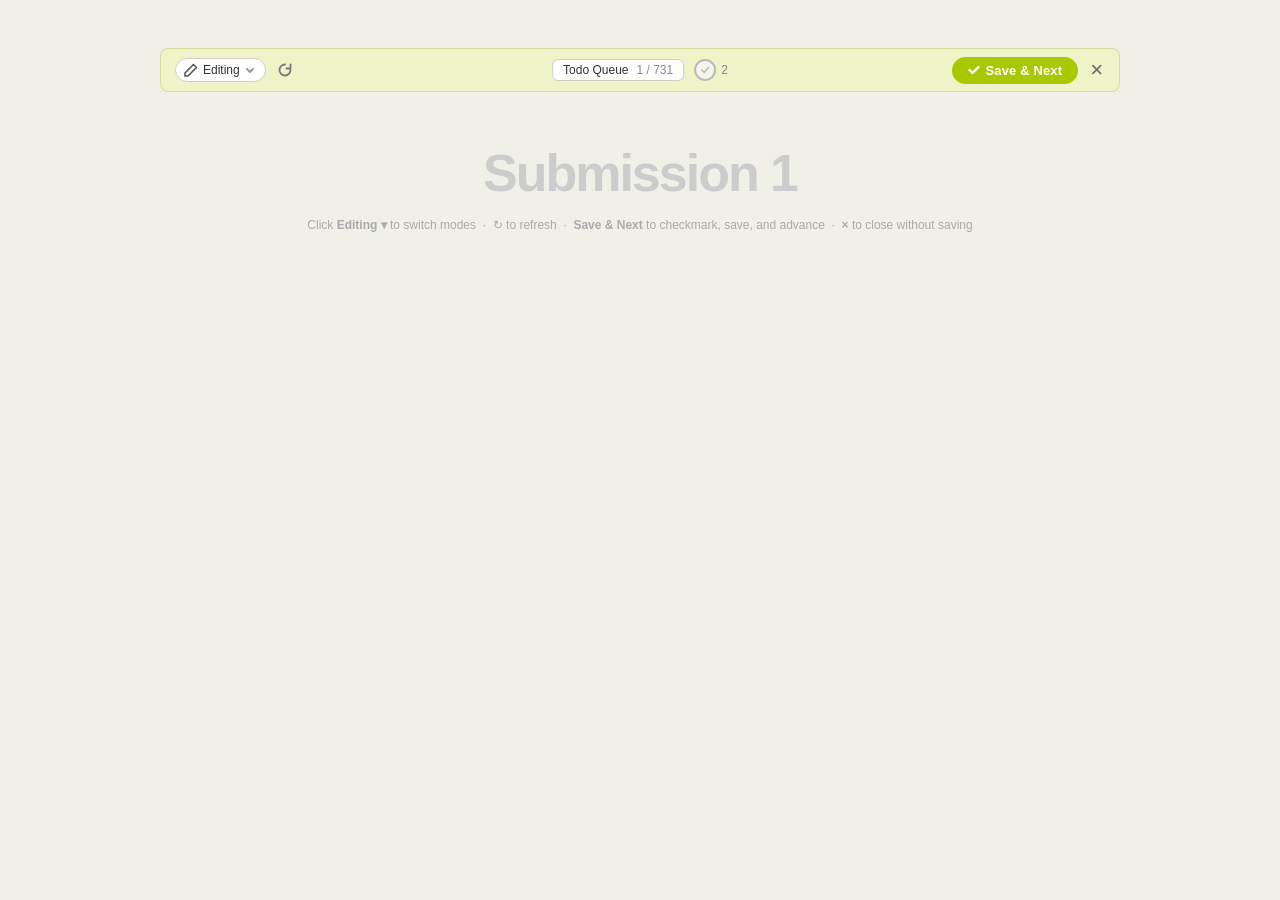
<file: mockups/internal/arxiv-check/checkmark-buttons.html>
<!DOCTYPE html>
<html lang="en">
<head>
<meta charset="UTF-8">
<title>arXiv Check – Header Mockup</title>
<style>
  *, *::before, *::after { box-sizing: border-box; margin: 0; padding: 0; }

  body {
    font-family: -apple-system, BlinkMacSystemFont, "Segoe UI", sans-serif;
    background: #f0f0e8;
    min-height: 100vh;
    display: flex;
    flex-direction: column;
    align-items: center;
    padding-top: 48px;
    gap: 0;
  }

  /* ══════════════════════════════════════════
     HEADER BAR
  ══════════════════════════════════════════ */
  .header {
    width: 100%;
    max-width: 960px;
    background: #eef3c8;
    border: 1px solid #d4dca0;
    border-radius: 8px;
    height: 44px;
    display: flex;
    align-items: center;
    padding: 0 14px;
    gap: 8px;
    position: relative;
  }

  /* ── Left cluster ── */
  .left {
    display: flex;
    align-items: center;
    gap: 6px;
    flex: 1;
  }

  /* Mode chip — Google Docs style */
  .mode-chip {
    display: flex;
    align-items: center;
    gap: 5px;
    background: #fff;
    border: 1px solid #d0d0c0;
    border-radius: 20px;
    padding: 4px 10px 4px 8px;
    font-size: 12px;
    font-weight: 500;
    color: #333;
    cursor: pointer;
    user-select: none;
    transition: background 0.12s, border-color 0.12s;
    position: relative;
  }
  .mode-chip:hover { background: #f5f5ee; border-color: #b8b8a8; }

  .mode-chip .mode-icon {
    width: 14px;
    height: 14px;
    color: #555;
    flex-shrink: 0;
  }
  .mode-chip .chevron {
    width: 10px;
    height: 10px;
    color: #999;
    flex-shrink: 0;
  }

  /* Mode chip dropdown */
  .mode-dropdown {
    display: none;
    position: absolute;
    top: calc(100% + 5px);
    left: 0;
    background: #fff;
    border: 1px solid #ccc;
    border-radius: 7px;
    box-shadow: 0 4px 18px rgba(0,0,0,0.13);
    min-width: 190px;
    z-index: 50;
    overflow: hidden;
  }
  .mode-dropdown.open { display: block; }

  .mode-opt {
    display: flex;
    align-items: center;
    gap: 10px;
    padding: 9px 14px;
    font-size: 12px;
    cursor: pointer;
    transition: background 0.1s;
    border-bottom: 1px solid #f0f0e8;
  }
  .mode-opt:last-child { border-bottom: none; }
  .mode-opt:hover { background: #f5f8ea; }
  .mode-opt.active { background: #eef4d8; }

  .mode-opt-icon {
    width: 16px;
    height: 16px;
    color: #555;
    flex-shrink: 0;
  }
  .mode-opt-text { flex: 1; }
  .mode-opt-text strong { display: block; font-weight: 600; color: #222; }
  .mode-opt-text span { font-size: 11px; color: #888; }

  .mode-opt-check {
    width: 14px;
    height: 14px;
    color: #6a9a00;
    flex-shrink: 0;
    opacity: 0;
  }
  .mode-opt.active .mode-opt-check { opacity: 1; }

  /* Refresh button — icon only */
  .refresh-btn {
    background: none;
    border: none;
    cursor: pointer;
    padding: 5px 6px;
    border-radius: 5px;
    display: flex;
    align-items: center;
    color: #777;
    transition: background 0.1s, color 0.1s;
  }
  .refresh-btn:hover { background: #e0e8b0; color: #333; }
  .refresh-btn svg { width: 14px; height: 14px; }
  .refresh-btn.spinning svg { animation: spin 0.6s linear; }
  @keyframes spin { to { transform: rotate(360deg); } }

  /* ── Center info ── */
  .center {
    position: absolute;
    left: 50%;
    transform: translateX(-50%);
    display: flex;
    align-items: center;
    gap: 10px;
  }

  .queue-info {
    background: #fff;
    border: 1px solid #d0d0c0;
    border-radius: 6px;
    padding: 3px 10px;
    font-size: 12px;
    color: #555;
    display: flex;
    align-items: center;
    gap: 8px;
    white-space: nowrap;
  }
  .queue-info .q-label { font-weight: 500; color: #333; }
  .queue-info .q-pos   { color: #888; }

  /* Read-only checkmark indicator */
  .check-indicator {
    display: flex;
    align-items: center;
    gap: 5px;
    color: #888;
    font-size: 12px;
    cursor: default;
  }
  .check-indicator .ind-circle {
    width: 22px;
    height: 22px;
    border-radius: 50%;
    border: 2px solid #bbb;
    background: #f5f5ee;
    display: flex;
    align-items: center;
    justify-content: center;
    flex-shrink: 0;
  }
  .check-indicator .ind-circle svg {
    width: 10px;
    height: 10px;
    opacity: 0.5;
  }

  /* ── Right cluster ── */
  .right {
    margin-left: auto;
    display: flex;
    align-items: center;
    gap: 10px;
  }

  /* Save & Next button */
  .save-btn {
    display: flex;
    align-items: center;
    gap: 6px;
    background: #a8c800;
    border: none;
    border-radius: 20px;
    padding: 6px 16px;
    font-size: 13px;
    font-weight: 700;
    color: #fff;
    cursor: pointer;
    white-space: nowrap;
    transition: background 0.12s;
    letter-spacing: 0.01em;
  }
  .save-btn:hover { background: #96b600; }
  .save-btn:active { background: #84a400; }
  .save-btn svg { width: 12px; height: 12px; flex-shrink: 0; }

  /* × close */
  .close-btn {
    background: none;
    border: none;
    font-size: 22px;
    font-weight: 300;
    color: #666;
    cursor: pointer;
    padding: 0 2px;
    line-height: 1;
    display: flex;
    align-items: center;
    border-radius: 4px;
    transition: color 0.12s;
  }
  .close-btn:hover { color: #c00; }

  /* ══════════════════════════════════════════
     SAVING PROGRESS BAR
  ══════════════════════════════════════════ */
  .saving-bar {
    width: 100%;
    max-width: 960px;
    height: 3px;
    background: #dde8a0;
    border-radius: 0 0 3px 3px;
    overflow: hidden;
    opacity: 0;
    transition: opacity 0.15s;
  }
  .saving-bar.visible { opacity: 1; }
  .saving-bar-fill {
    height: 100%;
    width: 0%;
    background: #7aaa00;
    transition: width 0.9s cubic-bezier(0.4, 0, 0.2, 1);
  }
  .saving-bar-fill.go { width: 100%; }

  /* ══════════════════════════════════════════
     SUBMISSION LABEL (mock content)
  ══════════════════════════════════════════ */
  .submission-label {
    margin-top: 48px;
    font-size: 52px;
    font-weight: 800;
    color: #ccc;
    letter-spacing: -2px;
    transition: opacity 0.15s;
  }
  .submission-label.flash { opacity: 0; }

  .hint {
    margin-top: 12px;
    font-size: 12px;
    color: #aaa;
    text-align: center;
    line-height: 1.8;
  }
</style>
</head>
<body>

<!-- ── Header bar ── -->
<div class="header" id="header">

  <!-- Left: mode chip + refresh -->
  <div class="left">

    <div class="mode-chip" id="mode-chip" onclick="toggleModeDropdown(event)">
      <!-- Icon swaps between pencil and eye -->
      <svg class="mode-icon" id="mode-icon" viewBox="0 0 14 14" fill="none"
           stroke="currentColor" stroke-width="1.6" stroke-linecap="round" stroke-linejoin="round">
        <path d="M9.5 1.5l3 3L4 13H1v-3L9.5 1.5z"/>
      </svg>
      <span id="mode-label">Editing</span>
      <svg class="chevron" viewBox="0 0 10 10" fill="none"
           stroke="currentColor" stroke-width="2" stroke-linecap="round" stroke-linejoin="round">
        <path d="M2 4l3 3 3-3"/>
      </svg>

      <div class="mode-dropdown" id="mode-dropdown">
        <div class="mode-opt active" id="opt-editing" onclick="setMode('editing', event)">
          <svg class="mode-opt-icon" viewBox="0 0 14 14" fill="none"
               stroke="currentColor" stroke-width="1.6" stroke-linecap="round" stroke-linejoin="round">
            <path d="M9.5 1.5l3 3L4 13H1v-3L9.5 1.5z"/>
          </svg>
          <div class="mode-opt-text">
            <strong>Editing</strong>
            <span>Make changes to this submission</span>
          </div>
          <svg class="mode-opt-check" viewBox="0 0 14 14" fill="none"
               stroke="currentColor" stroke-width="2.2" stroke-linecap="round" stroke-linejoin="round">
            <polyline points="2,7 5.5,10.5 12,3.5"/>
          </svg>
        </div>
        <div class="mode-opt" id="opt-viewing" onclick="setMode('viewing', event)">
          <svg class="mode-opt-icon" viewBox="0 0 14 14" fill="none"
               stroke="currentColor" stroke-width="1.6" stroke-linecap="round" stroke-linejoin="round">
            <ellipse cx="7" cy="7" rx="6" ry="4"/>
            <circle cx="7" cy="7" r="1.8" fill="currentColor" stroke="none"/>
          </svg>
          <div class="mode-opt-text">
            <strong>Viewing</strong>
            <span>Read only — no changes</span>
          </div>
          <svg class="mode-opt-check" viewBox="0 0 14 14" fill="none"
               stroke="currentColor" stroke-width="2.2" stroke-linecap="round" stroke-linejoin="round">
            <polyline points="2,7 5.5,10.5 12,3.5"/>
          </svg>
        </div>
      </div>
    </div>

    <!-- Refresh — icon only -->
    <button class="refresh-btn" id="refresh-btn" onclick="doRefresh()" title="Refresh">
      <svg viewBox="0 0 14 14" fill="none" stroke="currentColor"
           stroke-width="1.8" stroke-linecap="round" stroke-linejoin="round">
        <path d="M12.5 7A5.5 5.5 0 1 1 7 1.5"/>
        <polyline points="12.5,1.5 12.5,5.5 8.5,5.5"/>
      </svg>
    </button>

  </div>

  <!-- Center: queue position + read-only checkmark -->
  <div class="center">
    <div class="queue-info">
      <span class="q-label">Todo Queue</span>
      <span class="q-pos" id="q-pos">1 / 731</span>
    </div>
    <div class="check-indicator" title="2 others in your category have checkmarked this">
      <div class="ind-circle">
        <svg viewBox="0 0 12 12" fill="none" stroke="#888"
             stroke-width="2" stroke-linecap="round" stroke-linejoin="round">
          <polyline points="2,6 5,9 10,3"/>
        </svg>
      </div>
      <span>2</span>
    </div>
  </div>

  <!-- Right: save + close -->
  <div class="right">
    <button class="save-btn" id="save-btn" onclick="handleSave()">
      <svg viewBox="0 0 12 12" fill="none" stroke="white"
           stroke-width="2.4" stroke-linecap="round" stroke-linejoin="round">
        <polyline points="1.5,6 4.5,9 10.5,3"/>
      </svg>
      Save &amp; Next
    </button>
    <button class="close-btn" title="Close without saving"
            onclick="alert('Closed without saving.')">×</button>
  </div>

</div>

<!-- Saving bar sits flush below header -->
<div class="saving-bar" id="saving-bar">
  <div class="saving-bar-fill" id="saving-fill"></div>
</div>

<!-- Mock content -->
<div class="submission-label" id="sub-label">Submission 1</div>

<div class="hint">
  Click <strong>Editing ▾</strong> to switch modes &nbsp;·&nbsp;
  ↻ to refresh &nbsp;·&nbsp;
  <strong>Save &amp; Next</strong> to checkmark, save, and advance &nbsp;·&nbsp;
  <strong>×</strong> to close without saving
</div>

<script>
  let subNumber = 1;
  let busy      = false;
  let mode      = 'editing';

  const header     = document.getElementById('header');
  const savingBar  = document.getElementById('saving-bar');
  const savingFill = document.getElementById('saving-fill');
  const subLabel   = document.getElementById('sub-label');
  const qPos       = document.getElementById('q-pos');

  /* ── Mode chip ─────────────────────────────────────── */
  const MODES = {
    editing: {
      label: 'Editing',
      icon: `<path d="M9.5 1.5l3 3L4 13H1v-3L9.5 1.5z"/>`
    },
    viewing: {
      label: 'Viewing',
      icon: `<ellipse cx="7" cy="7" rx="6" ry="4"/><circle cx="7" cy="7" r="1.8" fill="currentColor" stroke="none"/>`
    }
  };

  function toggleModeDropdown(e) {
    e.stopPropagation();
    document.getElementById('mode-dropdown').classList.toggle('open');
  }

  function setMode(m, e) {
    e.stopPropagation();
    mode = m;
    document.getElementById('mode-label').textContent = MODES[m].label;
    document.getElementById('mode-icon').innerHTML = MODES[m].icon;
    document.getElementById('opt-editing').classList.toggle('active', m === 'editing');
    document.getElementById('opt-viewing').classList.toggle('active', m === 'viewing');
    document.getElementById('mode-dropdown').classList.remove('open');
  }

  /* ── Refresh ────────────────────────────────────────── */
  function doRefresh() {
    const btn = document.getElementById('refresh-btn');
    btn.classList.add('spinning');
    setTimeout(() => btn.classList.remove('spinning'), 650);
  }

  /* ── Save & Next ────────────────────────────────────── */
  function handleSave() {
    if (busy) return;
    busy = true;
    header.style.opacity = '0.65';
    header.style.pointerEvents = 'none';

    savingBar.classList.add('visible');
    requestAnimationFrame(() => requestAnimationFrame(() => {
      savingFill.classList.add('go');
    }));

    setTimeout(() => {
      subNumber++;
      subLabel.classList.add('flash');
      qPos.textContent = subNumber + ' / 731';
      setTimeout(() => {
        subLabel.textContent = 'Submission ' + subNumber;
        subLabel.classList.remove('flash');
      }, 150);

      savingFill.classList.remove('go');
      savingFill.style.transition = 'none';
      savingFill.style.width = '0%';
      savingBar.classList.remove('visible');

      setTimeout(() => {
        savingFill.style.transition = '';
        header.style.opacity = '';
        header.style.pointerEvents = '';
        busy = false;
      }, 50);
    }, 1000);
  }

  /* ── Close dropdowns on outside click ──────────────── */
  document.addEventListener('click', () => {
    document.getElementById('mode-dropdown').classList.remove('open');
  });
</script>
</body>
</html>
</file>
<file: mockups/public/submission-metadata/submit.css>
:root {
  --sidebar-width: 22em;
}

/* Cuts down on unnecessary whitespace at top. Consider move to base. */
main {
  padding: 1rem 1.5rem; }

.section {
  /* move this to base as $section-padding */
  padding: 1em 0; }

.button, p .button {
  font-family: "Open Sans", "Lucida Grande", "Helvetica Neue", Helvetica, Arial, sans-serif;
  font-size: 1rem; }
  .button.is-short, p .button.is-short {
    height: 1.75em; }
  .button svg.icon, p .button svg.icon {
    top: 0;
    font-size: .9em; }

.button.reprocess {
  margin-top: .5em; }

/* Allows text in a button to wrap responsively. */
.button-is-wrappable {
  height: 100%;
  white-space: normal; }

.button-feedback {
  vertical-align: baseline; }

.submit-nav {
  margin-top: 1.75rem;
  margin-bottom: 2em !important;
  justify-content: flex-end; }
  .submit-nav .button .icon {
    margin-right: 0 !important; }

/* controls display of close button for messages */
.message button.notification-dismiss {
  position: relative;
  z-index: 1;
  top: 30px;
  margin-left: calc(100% - 30px); }

.form-margin {
  margin: .4em 0; }

.notifications {
  margin-bottom: 1em; }

.policy-scroll {
  margin: 0;
  margin-bottom: -1em;
  padding: 1em 3em;
  max-height: 400px;
  overflow-y: scroll; }
  @media screen and (max-width: 768px) {
    .policy-scroll {
      padding: 1em; } }
  @media screen and (max-width: 400px) {
    .policy-scroll {
      max-height: 250px; } }
/* forces display of scrollbar in webkit browsers */
.policy-scroll::-webkit-scrollbar {
  -webkit-appearance: none;
  width: 7px; }

.policy-scroll::-webkit-scrollbar-thumb {
  border-radius: 4px;
  background-color: rgba(0, 0, 0, 0.5);
  -webkit-box-shadow: 0 0 1px rgba(255, 255, 255, 0.5); }

nav.submit-pagination {
  display: block;
  /*float: right*/
  width: 100%; }

h2 .title-submit {
  margin-bottom: 0em;
  margin-top: 0.25em !important;
  display: block;
  float: left;
  width: 10%;
  display: none;
  color: #005e9d; }

h2 .replacement {
  margin-top: -2rem;
  margin-bottom: 2rem;
  font-style: italic;
  font-weight: 400; }

h1.title.title-submit {
  margin-top: .75em;
  margin-bottom: 0.5em;
  clear: both;
  color: #005e9d !important; }
  h1.title.title-submit .preamble {
    color: #7f8d93; }
  @media screen and (max-width: 768px) {
    h1.title.title-submit .title.title-submit {
      margin-top: 0; } }
.texlive-summary article {
  padding: .8rem; }
  .texlive-summary article:not(:last-child) {
    margin-bottom: .5em;
    border-bottom-width: 1px;
    border-bottom-style: dotted; }

.alpha-before::before {
  content: '\03b1';
  color: rgba(204, 204, 204, 0.5);
  font-size: 10em;
  position: absolute;
  top: -0.4em;
  left: -0.25em;
  line-height: 1;
  font-family: serif; }

.beta-before::before {
  content: '\03b2';
  color: rgba(204, 204, 204, 0.5);
  font-size: 10em;
  position: absolute;
  top: -0.4em;
  left: -0.25em;
  line-height: 1;
  font-family: serif; }

/* overrides for this form only? may move to base */
.field:not(:last-child) {
  margin-bottom: 1.25em; }

.label:not(:last-child) {
  margin-bottom: .25em; }

.label.optional {
  color: #767676; }

.label.optional span {
  font-style: italic;
  font-weight: 300; }

.is-horizontal {
  border-bottom: 1px solid whitesmoke; }

.is-horizontal:last-of-type {
  border-bottom: 0px; }

.buttons .button:not(:last-child) {
  margin-right: .75rem; }

.content-container, .action-container {
  border: 1px solid #d3e1e6;
  padding: 1em;
  margin: 0 !important; }

.content-container {
  border-bottom: 0px; }


.verify-user-box {
    border-bottom: 1px solid #d3e1e6;
}

.verify-user-checkbox {
    border: none !important;
    box-shadow: none !important;
    padding: 0 !important;
    margin: 1rem 0 !important; /* optional spacing */
}

.authorship-options {
  border: none !important;
  box-shadow: none !important;
  padding: 0 !important;
  margin: 1rem 0 1.25rem 0 !important;
}

.action-container {
  box-shadow: 0 0 9px 0 rgba(210, 210, 210, 0.5); }
  .action-container .upload-notes {
    border-bottom: 1px solid #d3e1e6;
    padding-bottom: 1em; }


.authorship-indent {
  padding-left: 2.5em;   /* adjust to taste: 2em–3em matches your screenshot */
}


.authorship-options .field {
  margin-bottom: 0.75rem; /* was ~1.25rem default; tweak as needed */
}


.authorship-footnote {
  margin-top: 1rem;
  font-size: 0.95rem;     /* or .875rem if you prefer smaller */
  line-height: 1.4;
}


/* abs preview styles */
.content-container #abs {
  margin: 1em 2em; }
  .content-container #abs .title {
    font-weight: 700;
    font-size: x-large; }
  .content-container #abs blockquote.abstract {
    font-size: 1.15rem;
    margin: 1em 2em 2em 4em; }
  .content-container #abs .authors {
    margin-top: 20px;
    margin-bottom: 0; }
  .content-container #abs .dateline {
    text-transform: uppercase;
    font-style: normal;
    font-size: .8rem;
    margin-top: 2px; }
  @media screen and (max-width: 768px) {
    .content-container #abs blockquote.abstract {
      margin: 1em; } }
/* category styles on cross-list page */
.category-list .action-container {
  padding: 0; }

.category-list form {
  margin: 0; }
  .category-list form li {
    margin: 0;
    padding-top: .25em !important;
    padding-bottom: .25em !important;
    display: flex; }
    .category-list form li button {
      padding-top: 0 !important;
      margin: 0;
      height: 1em; }
    .category-list form li span.category-name-label {
      flex-grow: 1; }

.cross-list-area {
  float: right;
  width: 40%;
  border-left: 1px solid #f2f2f2; }
  @media screen and (max-width: 768px) {
    .cross-list-area {
      width: 100%;
      border-bottom: 1px solid #f2f2f2;
      border-left: 0px; } }
.box-new-submission {
  text-align: left; }
  .box-new-submission .button {
    margin: 0 0 1em 0; }

/* tightens up user data display on verify user page */
.user-info {
  margin-bottom: 1rem; }
  .user-info .field {
    margin-bottom: .5rem; }
    .user-info .field .field-label {
      flex-grow: 2; }
    .user-info .field span.field-note {
      font-style: italic; }

.control .radio {
  margin-bottom: .25em; }

/* Classes for zebra striping and nested directory display */
ol.file-tree {
  margin: 0 0 1rem 0;
  list-style-type: none; }
  ol.file-tree li {
    margin-top: 0;
    padding-top: .15em;
    padding-bottom: .15em;
    padding-left: .25em;
    padding-right: .25em;
    background-color: white; }
    ol.file-tree li.even {
      background-color: #E8E8E8; }
    ol.file-tree li button {
      vertical-align: baseline; }
  ol.file-tree form:nth-of-type(odd) li {
    background-color: #E8E8E8; }
  ol.file-tree .columns {
    margin: 0; }
  ol.file-tree .column {
    padding: 0; }
    ol.file-tree .column .columns {
      margin: 0; }
  ol.file-tree > li ol {
    border-left: 2px solid #CCC;
    margin: 0 0 0 1rem; }
    ol.file-tree > li ol li {
      padding-left: 1em; }
      ol.file-tree > li ol li:first-child {
        margin-top: 0; }

/* For highlighting TeX logs */
.highlight-key {
  border-top: 1px solid #d3e1e6;
  border-bottom: 1px solid #d3e1e6;
  padding: 1em 0 2em 0; }

.tex-help {
  background-color: rgba(28, 97, 246, 0.4);
  /* background-color: rgba(152, 35, 255, 0.40) */
  color: #082031;
  padding: 0 0.2em; }

.tex-suggestion {
  background-color: rgba(255, 245, 35, 0.6);
  color: #082031;
  padding: 0 0.2em; }

.tex-info {
  background-color: rgba(0, 104, 173, 0.15);
  color: #082031;
  padding: 0 0.2em; }

.tex-success {
  background-color: rgba(60, 181, 33, 0.15);
  color: #092c01;
  padding: 0 0.2em; }

.tex-ignore {
  background-color: rgba(183, 183, 183, 0.3);
  color: #092c01;
  padding: 0 0.2em; }

.tex-warning {
  background-color: rgba(214, 118, 0, 0.4);
  color: #211608;
  padding: 0 0.2em; }

.tex-danger {
  background-color: rgba(204, 3, 0, 0.3);
  color: #340f0e;
  padding: 0 0.2em; }

.tex-fatal {
  background-color: #cd0200;
  color: white;
  padding: 0 0.2em; }

/* Classes for condensed, responsive progress bar */
.progressbar,
.progressbar li a {
  display: flex;
  flex-wrap: wrap;
  justify-content: center;
  align-items: center;
  margin: 0; }

.progressbar {
  /*default styles*/
  /*complete styles*/
  /*active styles*/
  /*controls number of links per row when screen is too narrow for just one row*/ }
  .progressbar li {
    background-color: #1c8bd6;
    list-style: none;
    padding: 0;
    margin: 0 .5px;
    transition: 0.3s;
    border: 0;
    flex-grow: 1; }
  .progressbar li a {
    font-weight: 600;
    text-decoration: none;
    color: #f5fbff;
    padding-left: 1em;
    padding-right: 1em;
    padding-top: 0px;
    padding-bottom: 0px;
    transition: color 0.3s;
    height: 25px; }
  .progressbar li a:hover,
  .progressbar li a:focus,
  .progressbar li a:active {
    text-decoration: none;
    border-bottom: 0px;
    color: #032121; }
  .progressbar li.is-complete {
    background-color: #e9f0f5; }
  .progressbar li.is-complete a {
    color: #535E62;
    text-decoration: underline;
    font-weight: 300;
    transition: 0.3s; }
    .progressbar li.is-complete a:hover {
      height: 30px; }
  .progressbar li.is-active,
  .progressbar li.is-complete.is-active {
    background-color: #005e9d;
    box-shadow: 0 0 10px 0 rgba(0, 0, 0, 0.25); }
  .progressbar li.is-active a,
  .progressbar li.is-complete.is-active a {
    color: #f5fbff;
    font-weight: 600;
    cursor: default;
    pointer-events: none;
    height: 30px; }
  .progressbar li.is-active a {
    text-decoration: none; }
  @media screen and (max-width: 1100px) {
    .progressbar li {
      width: calc(100% * (1/6) - 10px - 1px); } }
/* info and help bubbles */
.help-bubble {
  position: relative;
  display: inline-block; }
  .help-bubble:hover .bubble-text {
    visibility: visible; }
  .help-bubble:focus .bubble-text {
    visibility: visible; }
  .help-bubble .bubble-text {
    position: absolute;
    visibility: hidden;
    width: 160px;
    background-color: #F5FAFE;
    border: 1px solid #0068AC;
    color: #0068AC;
    text-align: center;
    padding: 5px;
    border-radius: 4px;
    bottom: 125%;
    left: 50%;
    margin-left: -80px;
    font-size: .8rem; }
    .help-bubble .bubble-text:after {
      content: " ";
      position: absolute;
      top: 100%;
      left: 50%;
      margin-left: -5px;
      border-width: 5px;
      border-style: solid;
      border-color: #0068AC transparent transparent transparent; }

/* Formats the autotex log ouput.

   Ideally this would also have white-space: nowrap; but it doesnt play nice
   with flex. Unfortunately, the widely accepted solution
   (https://css-tricks.com/flexbox-truncated-text/) is not working here. */
.log-output {
  max-height: 50vh;
  height: 50vh;
  color: black;
  overflow-y: scroll;
  overflow-x: scroll;
  max-height: 100%;
  max-width: 100%;
  background-color: whitesmoke;
  font-family: 'Courier New', Courier, monospace;
  font-size: 9pt;
  padding: 4px; }

/* See https://github.com/jgthms/bulma/issues/1417 */
.level-is-shrinkable {
  flex-shrink: 1; }

/* Prevent the links under the mini search bar from wrapping. */
.mini-search .help {
  width: 200%; }

/* This forces the content to stay in bounds. This also fixes the overflow
   of selects (without breaking the mini-search bar). */
.container {
  width: 100%; }

columns {
  max-width: 100%; }

column {
  max-width: 100%; }

.field {
  max-width: 100%; }

.control-cross-list {
  max-width: 80%; }

# New CSS for Submission Agreement and License updates.

/* Headings & brand hierarchy */
h1.title.title-submit { color: black !important; }  /* keep H1 black */

/* Info container structure */
.info-container { border: 0; background: transparent; border-left: 2px solid #a5d6fe; padding: 0 1em; box-shadow: -18px 0 15px -25px rgba(0,0,0,.75); }
.info-container-middle .message-body { border: none; border-top: 1px solid #d7d7d7; border-radius: 0; margin: .5em 0; padding: .75em !important; color: #767676; }
.info-container-bottom { border-top: 1px solid #d7d7d7; padding-top: .5em; }

/* Primary/secondary buttons + spacing */
.info-container .buttons.submit-nav { margin: 0 !important; gap: 3px; justify-content: space-between; width: 100%; }
.info-container .buttons.submit-nav .button { margin: 0; padding: .35em !important; height: auto; line-height: 1em; background-color: #E6E6E6; }
.info-container .buttons.submit-nav .button.is-success { background-color: #1e8bc3; font-weight: 600; } /* primary blue */

/* Progress bar deemphasis */  /* merge with progressbar settings above */
.progressbar li { background: transparent; border: 1px solid #a5d6fe; }
.progressbar li a { color: #1e8bc3; }
.progressbar li.is-complete.is-active { background-color: #a5d6fe; }
.progressbar li.is-complete.is-active a { color: black; }

/* Flex 'table' */
.user-info.content-container { border-color: #d7d7d7; padding: 0 !important; }
.user-info .field { gap: 6px; margin: 0 !important; }
.user-info .field .field-label { text-align: left; flex-grow: 1; border-right: 1px solid #d7d7d7; margin: 0 !important; }
.user-info .field .field-body { display: inline; flex-grow: 2; }
.field-label, .field-body { padding: .5em !important; }

/* Asterisks/errors */
.is-danger { color: red; }

.content-container .policy-scroll {
  font-family: 'Times New Roman', Times, serif; /* legalese serif */
}

.content-container .policy-scroll h3 {
  font-family: 'Times New Roman', Times, serif;
  text-align: center;
}

/* Disabled primary button state used on Agreement */
.info-container .buttons.submit-nav .button.is-success.is-disabled {
  opacity: 0.5;
  cursor: not-allowed;
  pointer-events: none;
}

/* Legal / scrollable agreement & license text areas */
/*
.content-container {
  background-color: #f9f7f7;  /* light paper tone behind legal copy */
}
*/
/* Optional: license option groups look like cards */
/*
.action-container {
  background-color: #f9f7f7; /* subtle card background */
}
*/

/* Only legal pages */
.legal-page .content-container,
.legal-page .action-container { background-color: #f9f7f7; }

/* =====================================================================
   Category step (classification.html)
   --------------------------------------------------------------------- */

/* Section framing - primary uses the existing .action-container card;
   cross-list section gets a subtle paper tone behind the combobox. */
.secondary-container { background-color: #f9f7f7; }

/* Card styling for primary + cross-list panels on the Category page. */
main .field.action-container,
main .field.secondary-container {
  border: 1px solid #e0dede;
  border-radius: 8px;
  padding: 1.5em;
}
main .field.action-container > label.label,
main .field.secondary-container > label.label {
  font-size: 1.1em;
}

/* Cross-list combobox -------------------------------------------------- */
.combobox-container {
  font-family: sans-serif;
  width: 100%;
  max-width: 500px;
  position: relative;
}

.combobox-wrapper {
  border: 1px solid #ccc;
  border-radius: 4px;
  padding: 5px;
  display: flex;
  flex-wrap: wrap;
  gap: 6px;
  background: white;
  min-height: 38px;
  align-items: center;
  transition: border-color 0.2s;
}
.combobox-wrapper:focus-within {
  border-color: #1e8bc3;
  box-shadow: 0 0 0 2px rgba(30, 139, 195, 0.25);
}

/* Pills inside the combobox. The base .tag style comes from Bulma; these
   rules tighten the layout for our two-line code + name format.
   `.category-pills` is the cross-list page's server-driven equivalent: same
   pills, but each one is its own POST form rather than a JS-managed tag. */
.combobox-wrapper .tag,
.category-pills .tag {
  background: #e9ecef;
  border: 1px solid #ced4da;
  border-radius: 4px;
  padding: 2px 8px;
  font-size: 14px;
  display: inline-flex;
  align-items: center;
  gap: 5px;
  height: auto;
}
.combobox-wrapper .tag .tag-code,
.category-pills .tag .tag-code {
  font-weight: 600;
  font-family: ui-monospace, SFMono-Regular, Menlo, monospace;
}
.combobox-wrapper .tag .tag-name,
.category-pills .tag .tag-name { color: #555; }
.combobox-wrapper .remove-tag,
.category-pills .remove-tag {
  background: none;
  border: none;
  cursor: pointer;
  font-size: 16px;
  line-height: 1;
  color: #888;
  padding: 0 2px;
}
.combobox-wrapper .remove-tag:hover,
.category-pills .remove-tag:hover { color: #b31b1b; }

/* The pending cross-lists on the cross-list page. Each pill is a <form>, and
   forms are block-level, so they need to be told to sit side by side. */
.category-pills {
  display: flex;
  flex-wrap: wrap;
  gap: 6px;
  align-items: center;
  margin-bottom: 1em;
}
.category-pills form { display: inline-flex; margin: 0; }

/* The text input shares the combobox wrapper with the pills. Force it to
   its own line so typing always starts on a fresh row. */
.combobox-wrapper #cross-list-input {
  border: none;
  outline: none;
  flex: 1 0 100%;
  width: 100%;
  order: 999;
  padding: 8px 4px;
  font-size: 14px;
  margin-top: 6px;
  border-top: 1px solid #f1f1f1;
  background: transparent;
}

/* Dropdown list of category options. */
.dropdown-list {
  position: absolute;
  top: 100%;
  left: 0;
  right: 0;
  background: white;
  border: 1px solid #ccc;
  border-radius: 4px;
  margin-top: 4px;
  padding: 0;
  list-style: none;
  max-height: 240px;
  overflow-y: auto;
  box-shadow: 0 4px 6px rgba(0,0,0,0.1);
  z-index: 10;
  display: none;
}
.dropdown-item {
  padding: 8px 10px;
  cursor: pointer;
  font-size: 14px;
}
.dropdown-item:hover { background-color: #f1f3f5; }
.dropdown-item.is-taken { display: none; }
</file>
<file: mockups/public/submission-metadata/base_edit.css>
/*
Not generated with SASS
Copied from arxiv-submit addfiles.css on 2025-08-07
*/
:root {
    --control-btn-width: 1rem;
    --info-column-margin: 2rem;
}

/* allow for a sticky header */
.table-container table {
    position:relative;
    border-collapse: separate;
    border-left: 1px;
}
/* Ensure the table and messages takes nearly full width */
.table-container table,
fieldset#addfiles .message,
fieldset#addfiles .error_div {
    width: 95%;
    max-width: 100rem;
}

/* Ensure right alignment of the button in the check-files-container */
.check-files-container {
    display: flex;
    flex: 1;
    flex-direction: column;
    align-items: flex-start; /* Align items to the start */
    margin-top: 20px;
    width: 100%; /* New */
}

.check-files-container.top {
    margin-bottom: 10px; /* Space between top container and table */
}

.check-files-container.bottom {
    margin-top: 10px; /* Space between table and bottom container */
}

.check-files-container .sub-process-button {
    white-space: nowrap;
    margin-bottom: 5px; /* Space between button and text */
}

.check-files-container .submit-instructions {
    max-width: 45%; /* Ensure text doesn't overflow container */
    word-wrap: break-word; /* Wrap text within the container */
    margin-bottom: 10px; /* Add some space below the text */
    text-align: left; /* Left justify the text */
}

/* Container for the files and file input */
.files-container {
    width: 100%; /* New */
    padding-right: 5px;
    margin-top: 20px;
    box-sizing: border-box; /* Include padding and border in width */
}

/* Adjust table cells padding as needed */
.files-container td, .files-container th {
    padding: 8px;
}

/* Align file placeholder text */
.file-placeholder {
    border: 1px dashed #ccc;
    width: 100%; /* New */
    height: 200px;
    display: flex;
    flex: 1;
    flex-grow: 1;
    justify-content: center;
    align-items: center;
    text-align: center;
    color: #aaa;
    margin-bottom: 3rem;
}

/* Container for compiler and TeX selection */
.compiler-tex-container {
    display: flex;
    flex-direction: column; /* Stack vertically */
    align-items: flex-start; /* Align items to the left */
}

.compiler-container,
.top-level-tex {
    margin-bottom: 1rem; /* Adjust margin as needed */
}

/* All larger devices use a second info column in the dropdown menus. */
@media (min-width: 767.98px) {
    .top-level-tex > .layout-container,
    .compiler-container > .layout-container {
        flex-direction: row-reverse;
        justify-content: flex-end;
    }
    .top-level-tex > .layout-container > *,
    .compiler-container > .layout-container,
    .compiler-select.controls {
        margin-right: var(--info-column-margin);
        margin-top: .1rem;
    }
}


/* Container for additional TeX dropdowns */
#content {
    margin-right: 0;
    font-size: 0.9rem;
}

/* Small devices (landscape phones, less than 768px) */
@media (max-width: 767.98px) {
    .info-container,
    .main-content {
        width: 100%;
    }
    .info-container-bottom {
        display: none;
    }
}
/* All larger devices use a sidebar */
@media (min-width: 767.98px) {
    /* ...existing code... */
}

.info-container .sub-process-button {
    float: none;
    bottom: 0.25rem;
}

.info-container .button-message {
    display: block; /* Ensure the message appears on a new line */
    font-size: 0.75rem; /* Adjust font size */
    color: #666; /* Light gray for less emphasis */
    margin-left: 4px;
    margin-top: 10px; /* Add some space above the message */
    margin-top: 0; /* Add some space above the message */
    padding: 0;
    margin-block-start: 0; /* Explicitly override browser default */
    margin-block-end: 0; /* Explicitly override browser default */
    clear: both; /* Ensure the message clears any floated elements */
}

/* TODO: Retest on Safari. */
/* .main-form-container {
    overflow: auto;
} */

div.restart-addfiles-container {
    margin-top:.8rem;
    margin-left:0rem;
}

.secondary-button.back-button {
    padding: .375rem .5rem .375rem .65rem;
}
.back-button > .button-icon {
    vertical-align: middle;
    display: inline-block;
    margin-top: 0;
    margin-bottom: 0;
    margin-right: 0.25rem;
}

ol {
    padding-inline-start: 1em;
}
li {
    padding-bottom: 0.5em;
}
/* ---- */

/* Style for the important text box */
.important-text-box {
    position: relative; /* Default flow; sits directly below the top section */
    margin: 0; /* Remove any margin to ensure it floats to the top */
    background-color: #ffffff; /* White background for contrast */
    padding: 1.25rem 0.625rem;
    border: 1px solid #ccc;
    overflow-y: auto; /* Enable scrolling if content overflows */
    border-radius: 0.25rem; /* Rounded corners */
    width: 95%;
    box-shadow: 0 2px 5px rgba(0, 0, 0, 0.1); /* Slight shadow for emphasis */
    margin-top: 10px; /* Reserve space for the top button */
    margin-bottom: 80px; /* Reserve space for the bottom button */
}

/* A well-sized upload button */
.secondary-button.upload-file {
  padding: 0.25rem 0.3rem 0.25rem 0.3rem;
  font-size: 0.8rem;
  bottom: 0;
}

/* Ensure consistent alignment of elements in the file list */
.files-table thead th,
.files-table tbody td {
    vertical-align: middle; /* Align text and elements in the middle */
}

.files-table td {
    text-align: center; /* Center text in table cells */
}

/* Ensure "Download Package" link is inside the "File Name" header cell */
.file-name-header {
    display: flex;
    flex-direction: column; /* Stack the header and link vertically */
    align-items: flex-start; /* Align to the left */
}

/* Adjust margin for submit instructions under buttons */
.submit-instructions {
    text-align: right; /* Ensure text is aligned to the right */
    margin-top: 0; /* Remove top margin to ensure text is close to the button */
}

/* More CSS for the delete feature */
table.tbcss {
    border-top: none;
}
table.tbcss th {
    position: sticky;
    top: 0;
    border-top: 1px solid #3a4b6d;
}
table.tbcss tr:has(>td:target) > td:not(.tbbutton) {
    animation: highlight-review-row 5s ease-in-out;
}
@keyframes highlight-review-row {
    from {
        background-color: #f7eda5;
    }
    to {
        background-color: #fafafa;
    }
}

table.review-files > thead > tr:nth-child(2) > th {
    top: 2.09rem;
}
/* Ensure delete buttons are compact cells */
th.column-delete,
td.column-button {
    width:5rem;
}
td.column-button {
    text-align: center;
}
thead > tr:first-child:not(:only-child) > .column-delete {
    border-bottom: none;
}
thead > tr:nth-child(2) > .column-delete {
    border-top: none;
    font-size: 0.8rem;
    text-decoration: underline;
    font-weight: normal;
}

/* Highlight the entire row pending deletion */
tbody > tr:has(> td.tbbod:hover,> td.tbbod:active) > td {
    /* background-color: #DFDFDF; */
    background-color: #f7eda5; /* Main highlight color on hover */
}
tbody > tr:has(> td.tbbutton > input.delete-checkbox:checked):has(> td.tbbod:hover,> td.tbbod:active) > td.tbbod {
    background-color: #f7eda5; /* Main highlight color on hover */
}

label {
    font-size: 12px;
    font-weight: normal;
}

.gray-text {
    color: lightgray;
}

/* Review stage UI */
#additional-tex-selects {
    min-width: max-content;
}
.top-level-tex-container {
    display: flex;
    /* Do not reflow the buttons away from the dropdown */
    white-space: nowrap;
    width: 100%;
}
.top-level-tex.controls {
    width: max-content;
}
.top-level-tex-container > select {
    min-width: 6rem;
    width: calc(100% - 3*var(--control-btn-width) - var(--info-column-margin));
}
.compiler-select.controls,
.top-level-tex.controls {
    width: max-content;
}
.compiler-select.controls > select {
    width: 8.65rem;
}
.compiler-select.controls > select:has(option:disabled[selected]) {
    width: 10.65rem;
}
.top-level-tex-container > * {
    align-self: center;
    margin-right: 0.1rem;
    padding-block-end: 0;
}
.top-level-tex-container .cancel-top-level {
    filter: grayscale(100%);
}

select {
    -webkit-appearance:initial;
    -moz-appearance: initial;
    appearance: initial;
    background-image: url("/images/fa-icon-caret-down.svg");
    background-size: 0.3rem;
    background-repeat: no-repeat;
    background-position: calc(100% - 0.5rem) center;
    background-color: #ffffff;
    padding: .3rem;
    border-radius: .25rem;
}
select.tex-dropdown {
    padding-right: 1rem;
    padding-bottom: 0.3rem;
}


td > a > .button-icon {
    width: 21px;
    height: 21px;
}
.button-icon {
    width: var(--control-btn-width);
    height: var(--control-btn-width);
    margin-bottom: 0;
    margin-top: 0.1rem;
}

table.review-files .tbbutton.center-checkbox
{
   width: 2rem;
   text-align: center;
   background-color: #f7eda5;
}
tr:has(>td.center-checkbox > input:checked) > td.tbbod.column-file,
tr:has(>td.center-checkbox > input:checked) > td.tbbod.column-message {
    /* background-color: #f2eed1; */
    background-color: #ebebeb;
    color:#888;
    & > .is-neutral {
        color:#888;
    }
}
td.tbbod.column-file,
td.tbbod.column-message {
    word-wrap: break-word;
    word-break: break-all;
}
/* Styling for files inside directories */
td.tbbod.column-file.dir-level-2 {
  padding-left: 1.8rem;
}
td.tbbod.column-file.dir-level-3 {
    padding-left: 3rem;
}
td.tbbod.column-file.dir-level-4 {
    padding-left: 4.2rem;
}
td.tbbod.column-file.dir-level-5 {
    padding-left: 5.4rem;
}
td.tbbod.column-file.dir-level-6 {
    padding-left: 6.6rem;
}
td.tbbod.column-file.dir-level-7,
td.tbbod.column-file.dir-level-8,
td.tbbod.column-file.dir-level-9,
td.tbbod.column-file.dir-level-10 {
    padding-left: 7.8rem;
}

td.type-directory {
    &::before {
        display: inline-block;
        content: url(/images/fa-icon-folder-open.svg);
        width: 0.9rem;
        padding-right: 0.3rem;
        vertical-align: middle;
    }
}

td.tbbutton > input.delete-checkbox {
    /* accent-color: #b31b1b; */
    accent-color: #888;
}
td.tbbod.column-message {
    /* coordinate with .tex-fatal from process page */
    & > .is-danger {
        background-color: #cd0200;
        color: white;
        padding: 0 0.2em;
    }
    /* coordinate with .tex-success from process page */
    & > .is-success {
        background-color: #3cb52126;
        color: #092c01;
        padding: 0 0.2em;
    }
    /* coordinate with .tex-warning from process page */
    & > .is-warning {
        background-color: #d6760066;
        color: #211608;
        padding: 0 0.2em;
    }
    & > .is-neutral {
        color: black;
    }
}
td.tbbod.column-message > .is-danger,
td.tbbod.column-message > .is-warning,
td.tbbod.column-message > .is-success {
    line-height: 2;
}
td.tbbod.column-message > .is-neutral {
    line-height: inherit;
}
td.tbbod.column-message > .is-silent {
    display: none;
}
/* No need to set neutral, let the used/unused color apply. */
/* td.tbbod.column-message > .is-neutral */

p.table-legend {
  margin-top: -1rem;
}

/* Right infobox UI */
.download-package-link {
    display: inline-block; /* Ensures proper block behavior for styling */
    white-space: nowrap; /* Prevents wrapping */
    vertical-align: middle; /* Aligns the link with other elements */
}

.download-package-link .icon {
    display: inline-block; /* Makes the icon inline */
    width: 16px; /* Size of the icon */
    height: 16px;
    background: url('/images/download.svg') no-repeat center center; /* Replace with your icon's URL */
    background-size: contain; /* Ensures the icon fits the box */
    margin-right: 8px; /* Space between the icon and text */
    vertical-align: middle; /* Aligns icon with text */
}


/* Add some basic CSS for modal styling */
.modal {
    display: none;
    position: fixed;
    z-index: 1;
    left: 0;
    top: 0;
    width: 100%;
    height: 100%;
    background-color: rgba(0, 0, 0, 0.4);
}

.modal-content {
    background-color: white;
    margin: 5% auto;
    padding: 20px;
    border: 1px solid #888;
    width: 30rem;
}
.modal-title {
    margin-top:0.5rem;
    margin-bottom: 2rem;
    text-align: center;
}
.modal-content p {
    text-align: center;
    padding-bottom: 1rem;
}
.modal-content .modal-file-list {
    max-height: 50vh;
    overflow: auto;
    overflow-wrap: anywhere;
}
.modal-content .modal-file-list li {
    text-align: left;
    margin-bottom: 0.1rem;
}
.modal-content .close {
    color: #aaa;
    float: right;
    font-size: 28px;
    font-weight: bold;
}
.modal-content .modal-actions-container button {
    flex-grow: 1;
}
.modal-content .modal-actions-container {
    display: flex;
    justify-content: space-evenly;
}

.close:hover,
.close:focus {
    color: black;
    text-decoration: none;
    cursor: pointer;
}
.modal-content #deleteNote {
    margin-top: 10px;
    font-size: 14px;
    color: #555;
}

.modal-content button {
    cursor: pointer;
    border: none;
    transition: background-color 0.3s;
    border-radius: .25rem;
    padding: .375rem .75rem;
    margin: 0.25rem;
    font-size: 1rem;
    font-weight: bold;
}
.confirm-modal-button {
    background-color: #1f5e96;
    color: white;
}
.confirm-modal-button:hover {
    background-color: #a5d6fe;
    color: black;
}
.cancel-modal-button {
    background-color: #f24726;
    color: white;
}
.cancel-modal-button:hover {
    background-color:  #f12e07;
    color: black;
}

div.top-level-tex-container:only-child button.move-file-up,
div.top-level-tex-container:only-child button.move-file-down,
div.top-level-tex-container:first-child button.move-file-up,
div.top-level-tex-container:last-child button.move-file-down,
div.top-level-tex-container:only-child button.cancel-file {
    cursor: not-allowed;
    pointer-events: none;
    filter: opacity(50%);
}

#add-tex-button {
    display: inline-block;
}


.layout-container {
        display: flex;
        flex-direction: row-reverse;
        height: calc(100% - 130px);   /*NEW*/
        /* justify-content: space-between;  REMOVE */
}
.info-container {
        display: flex;
        /* flex-grow: 1; REMOVE */
        flex-direction: column;
        justify-content: flex-start; /*CHANGE*/
        flex-wrap: nowrap;
        align-items: center;
        width: var(--sidebar-width); /*it doesn't look like this css variable got copied over. It is also used to calculate the main content column width. Should fix the weird width issues on all pages.*/
        border: 1px solid #ddd;
        padding: 0.75rem;
        box-sizing: border-box;
        background: #f9f9f9;
        color: #333;
}

.main-content {
        width: calc(100% - var(--sidebar-width));  /*uses width variable here too*/
        padding-right: 3rem;  /*CHANGE*/
}

.info-container-top,
.info-container-bottom {   /*CHANGE, combine two classes into one line, fewer rules*/
        display: flex;
        justify-content: flex-end;
        width: 100%;
}

/*ADD NEW CLASS:*/
.info-container-middle {
        flex-grow: 1;
}

.button.is-success {
        font-size: 1.25rem; /*ADD*/
}
.submit-nav {
        /* margin-top: 1.75rem; REMOVE */
        margin-bottom: 2em !important;
}
.buttons {
        /* align-items: center;REMOVE */
        display: flex;
        flex-wrap: wrap;
        /* flex-shrink: 1;REMOVE */
        /* justify-content: flex-start;REMOVE */
}
</file>
<file: mockups/public/submission-metadata/submit_overrides.css>
/* Override blue title -> black */
h1.title.title-submit {
    color: #000 !important;
}

/* Adjust blue active workflow nav tab -> black */
.navbar-item.is-active,
.navbar-link.is-active {
    color: #000 !important;
    border-bottom-color: #000 !important;
}

/* Keep outer border of info box blue */
.message.is-info {
    border-color: #8bb8dc !important;
}

/* Keep inner border of info box blue */
.message.is-info .message-body {
    border-color: #8bb8dc !important;
}

/* Restore faint blue background + correct text color
   for THIS PAGE ONLY (strong enough selector) */
#main-page-content .message.is-info .message-body {
    background-color: #e7f2fc !important;
    color: #1d6ea7 !important;
}

/* Remove sidebar shading on all Submit 2.0 workflow pages */
.info-container {
    background: transparent !important;
    border-left: none !important;
    box-shadow: none !important;
}

/* Sidebar visual cleanup to match mockup */

/* Add padding to the sidebar inner content */
.info-container-middle {
    padding: 1rem 1.25rem !important;   /* comfortable L/R spacing */
}

/* Add thin divider line between buttons and inner content */
.info-container-top {
    border-bottom: 1px solid #d0d7de !important; /* subtle gray divider */
    padding-bottom: 0.75rem !important;          /* space under buttons */
    margin-bottom: 0.75rem !important;           /* space before content begins */
}

/* Make disabled buttons obviously inactive even when they carry a Bulma
   color modifier like is-success, is-link, is-danger, etc. Bulma's
   default disabled style only adds opacity: 0.5, which on a saturated
   green/blue button still reads as "active" at a glance. We desaturate
   to gray + a not-allowed cursor so users can tell from across the room
   that the button is gated. */
.submit-nav .button[disabled],
.submit-nav .button[disabled]:hover,
.submit-nav .button[disabled]:focus,
.submit-nav .button[disabled]:active {
    background-color: #e4e6eb !important;
    border-color: #cdd1d8 !important;
    color: #8a8f98 !important;
    box-shadow: none !important;
    cursor: not-allowed !important;
    opacity: 1 !important;          /* override Bulma's 0.5 fade-only */
}

/* Highlight the proceed-confirmation checkbox on the Confirm page when
   ticking it is the only remaining step before Submit (PDF has been
   previewed). The page has a lot going on (abstract preview, sidebar,
   shortcut buttons), so without a visual cue the user can lose track
   of what to do next. A soft amber row + bolder label brings the eye
   to the checkbox without yelling. The pulse animation gently
   reinforces it for a few seconds, then settles into the static
   highlight. */
.proceed-checkbox {
    padding: 0.5rem 0.75rem;
    border-radius: 4px;
    transition: background-color 0.25s ease, border-color 0.25s ease;
    border: 1px solid transparent;
}
.proceed-checkbox.proceed-highlight {
    background-color: #fff8db;        /* soft amber */
    border-color: #f6c344;            /* amber accent */
    font-weight: 600;
    animation: proceed-pulse 1.8s ease-in-out 2;
}
@keyframes proceed-pulse {
    0%   { box-shadow: 0 0 0 0 rgba(246, 195, 68, 0.55); }
    50%  { box-shadow: 0 0 0 6px rgba(246, 195, 68, 0); }
    100% { box-shadow: 0 0 0 0 rgba(246, 195, 68, 0); }
}
.proceed-checkbox.proceed-highlight input[type="checkbox"] {
    transform: scale(1.15);
    margin-right: 0.4rem;
}
</file>
<file: mockups/public/submission-metadata/mockup-validation.css>
/* ============================================================================
   arXiv submission — form validation patterns
   Mockup stylesheet. Not production code: this is the guide for what to build.

   Loads AFTER arxivstyle.css / submit.css / base_edit.css and overrides them.
   Every pattern here is named to match docs/design-system.css so that
   adopting the design system later is a stylesheet swap, not a rewrite.

   Sections:
     1. Status tokens             7. Highlight within a field
     2. Required indicator        8. Buttons (design-system port)
     3. Hints, examples, code     9. Process step and Continue gating
     4. Field states             10. In-progress
     5. Field messages           11. Mockup-only scaffolding (DELETE when porting)
     6. Page-level summary
   ========================================================================= */

/* --- 1. Status tokens -------------------------------------------------------
   Copied verbatim from docs/design-system.css. Contrast ratios are
   verified there; do not adjust these values locally. When the submission app
   adopts the design system, delete this block and inherit the tokens.
   Dark-mode values are deliberately omitted: the submission system is
   light-only today, and hand-picking dark values is against policy. */
:root {
  --ds-error-bg:       #fdeaea;
  --ds-error-border:   #c62828;  /* Danger Red — functional, not Campus Red */
  --ds-error-fg:       #8b0000;
  --ds-warning-bg:     #fff8e1;
  --ds-warning-border: #e8b800;
  --ds-warning-fg:     #7a5c00;
  --ds-info-bg:        #e7f1fd;
  --ds-info-border:    #5a82c8;
  --ds-info-fg:        #1a3a78;
  --ds-success-bg:     #e8f5d8;
  --ds-success-border: #6b8e1e;
  --ds-success-fg:     #4a5a0a;
}

/* --- 2. Optional indicator ----------------------------------------------------
   Only optional fields are marked, and marked with a word: "(optional)". No
   asterisk, no legend, no "(required)", nothing carrying meaning by colour.

   TWO SEPARATE DECISIONS, and it is worth keeping them apart.

   Words, not symbols. arXiv's readers are international and many have limited
   English, which is why arXiv bans contractions in interface copy. A word reads
   plainly in any language and machine-translates; a bare asterisk is a Western
   web convention you must already know, and it means nothing without a legend
   that sits at the top of a form the reader has scrolled past by the ninth
   field. It also keeps red doing one job — error, see section 4 — since an
   empty required field is not an error.

   One group, not both. This is a decision about arXiv's actual pages rather
   than about anyone's design system. Counting the fields across the submission
   flow on develop:

     add_metadata    10 fields,  5 optional
     verify_user      2 fields,  0 optional
     file_process     2 fields,  0 optional
     file_upload      1 field,   0 optional
     final_preview    1 field,   0 optional
     policy           1 field,   0 optional

   Five of six pages are entirely required, and four of those carry one or two
   fields. Labelling required fields would put "(required)" on the only field on
   a page — a marker that distinguishes nothing. Marking only the exceptions
   means those pages stay clean and this one flags the five fields that are
   genuinely optional.

   Bold or larger labels for required fields fail the same way, and worse: an
   all-required page would be uniformly bold, weight only reads as emphasis
   against something lighter, and no convention connects boldness to
   requiredness — so it would need a legend even more than an asterisk does.
   (.label is already font-weight: 700 in any case.)

   POLICY NOTE. DESIGN-POLICIES.md:24 says: "Required fields: Mark with a
   visible indicator (red asterisk via .field-required) AND required +
   aria-required=true attributes." The attribute half is kept unchanged — that
   is what assistive technology actually announces, so nothing is lost for
   screen reader users. The red asterisk is dropped. If this pattern is adopted,
   DESIGN-POLICIES.md:24 should be updated rather than quietly diverged from.

   Never aria-label or title for the word — it must be in the visible label
   text, where it joins the accessible name for free. */

/* Only the qualifier is de-emphasized, never the label. The legacy rule greys
   the whole label to #767676 (4.54:1 — AA by a hair), which makes optional
   fields harder to read than required ones and pays for it in legibility. The
   label keeps its full strength; the parenthetical steps back to #595959
   (7.0:1 on white). */
.label.optional { color: inherit; }
.label-optional {
  margin-left: 0.3rem;
  font-weight: 400;
  font-style: italic;
  font-size: 0.875em;
  color: #595959;          /* 7.0:1 on white */
}

/* --- 3. Hints, examples, and inline code ------------------------------------
   Two fixes, both about red.

   The legacy stylesheet paints every <code> element #cd0200 (arxivstyle.css
   line 329) — a Bulma default, not a decision anyone made about this form. It
   measures 5.8:1 on white; our error red measures 5.6:1. They are the same red
   to a reader. So the author-format example "GivenName(s) FamilyName(s)"
   currently reads as a validation failure, on a page whose entire job is to
   tell failures apart from everything else.

   Red means one thing in this form: error. Nothing else may use it.

   The replacement is the design system's inline-code treatment, used on every
   page in docs/: monospace on a neutral grey chip, inheriting the surrounding
   text color, with no color of its own. The font stack is the design system's
   and falls through to the platform monospace until IBM Plex Mono is loaded,
   so this upgrades on its own when the submission app adopts the DS fonts.

   Bare element selector on purpose: it has to beat arxivstyle.css, and this
   file loads after it. */
code {
  background: #f0eeec;
  color: inherit;
  font-family: "IBM Plex Mono", ui-monospace, "SF Mono", Menlo, monospace;
  font-size: 0.85em;
  font-weight: 400;
  padding: 0.1em 0.4em;
  border-radius: 3px;
}

/* Hint text. Already grey and already in the right place — above the input,
   where it can prevent the error rather than explain it afterwards. Only the
   size changes, to match the validation messages below the input so the two
   read as one system.

   Contrast on the record: #757575 on white is 4.60:1. That passes AA for
   normal text with almost no margin. Do not lighten it. */
.help.has-text-grey {
  font-size: 0.8125rem;
  line-height: 1.5;
}

/* An example is a kind of hint, not a kind of warning. Label it in words, so
   that being illustrative does not rest on the chip styling alone.

   Put the whole example inside one <code>, separators included — the separator
   is part of what the user has to type, and splitting "F.2.2; I.2.7" into two
   chips hides the semicolon that does the work. */
.hint-example-label {
  font-weight: 600;
}

/* --- 4. Field states --------------------------------------------------------
   Two tiers, matching QA's dispositions:
     .is-invalid  = rejection. Cannot proceed.
     .is-warning  = warning. Can proceed; submission may be held for review.

   Border color is never the only signal — every state here is paired with a
   message in section 4. The 3px ring is what makes the state legible at a
   glance without the border weight jumping and reflowing the layout. */
.input.is-invalid,
.textarea.is-invalid {
  border-color: var(--ds-error-border);
  box-shadow: 0 0 0 3px rgba(198, 40, 40, 0.10);
}
.input.is-invalid:focus,
.textarea.is-invalid:focus {
  border-color: var(--ds-error-border);
  box-shadow: 0 0 0 3px rgba(198, 40, 40, 0.15);
}
.input.is-warning,
.textarea.is-warning {
  border-color: var(--ds-warning-border);
  box-shadow: 0 0 0 3px rgba(232, 184, 0, 0.14);
}
.input.is-warning:focus,
.textarea.is-warning:focus {
  border-color: var(--ds-warning-border);
  box-shadow: 0 0 0 3px rgba(232, 184, 0, 0.22);
}
/* A field arXiv corrected for itself. Nothing is wrong, so this is not a
   problem state — but it completes the pattern: every alert tier has a matching
   field state, and blue is the only way to find the changed field from the
   summary without reading. Deliberately the quietest of the three: no ring, so
   it never competes with a real problem elsewhere on the page.

   It gets the same 3px ring as the other two. A first pass left the ring off,
   reasoning that a non-problem should stay quiet and not compete with a real
   error elsewhere on the page. That was wrong: a bare border among ringed
   fields disappears, and a signal nobody notices fails at the only job it has.
   If blue does turn out to compete with red, the answer is to look again at
   whether every automatic change is worth flagging — not to render the flag
   too faintly to read.

   Distinct from focus, which is a 3px outline at 2px offset, not a border. */
.input.is-info,
.textarea.is-info {
  border-color: var(--ds-info-border);
  box-shadow: 0 0 0 3px rgba(90, 130, 200, 0.14);
}
.input.is-info:focus,
.textarea.is-info:focus {
  border-color: var(--ds-info-border);
  box-shadow: 0 0 0 3px rgba(90, 130, 200, 0.22);
}

/* A required field left blank. Same tier as .is-invalid; separate class only so
   the server can tell them apart in logs. Visually identical on purpose. */
.input.is-empty-required,
.textarea.is-empty-required {
  border-color: var(--ds-error-border);
  box-shadow: 0 0 0 3px rgba(198, 40, 40, 0.10);
}

/* --- 5. Field messages ------------------------------------------------------
   Placed AFTER the input, not before it. The current page renders the error
   above the label's help text and above the input itself, which puts it
   furthest from the thing it describes and moves the input down the page when
   it appears. After the input, the message is adjacent to the problem and the
   input does not move.

   Each message needs id + aria-describedby on its input. Screen readers
   otherwise announce the field with no indication anything is wrong. */
.field-error,
.field-warning,
.field-info {
  display: flex;
  align-items: flex-start;
  gap: 0.4rem;
  margin: 0.4rem 0 0;
  font-size: 0.8125rem;
  line-height: 1.45;
}
.field-error   { color: var(--ds-error-fg); }
.field-warning { color: var(--ds-warning-fg); }
.field-info    { color: var(--ds-info-fg); }

.field-error[hidden],
.field-warning[hidden],
.field-info[hidden] { display: none; }

/* Leading glyph. Text, not an icon font — it survives with images off and
   needs no asset. aria-hidden in the markup so it is not read aloud; the
   message text carries the meaning. */
.field-error::before,
.field-warning::before,
.field-info::before {
  flex: none;
  font-weight: 700;
  line-height: 1.45;
}
.field-error::before   { content: "\2715"; }  /* ✕ */
.field-warning::before { content: "\26A0"; }  /* ⚠ */
.field-info::before    { content: "\21BB"; }  /* ↻ — value was changed for you */

/* --- 6. Page-level summary --------------------------------------------------
   Same construction as .ds-alert in the design system, renamed only where the
   legacy stylesheet already owns a class. Sits directly above the form.

   ONE ALERT PER SEVERITY. Errors and warnings never share a box. Red has to
   mean "you cannot proceed", and the moment a non-blocking item appears inside
   a red alert, red stops meaning that — the user then has to read every line to
   work out which kind each one is. Split, each alert gets a heading that says
   what it is rather than one heading hedging across both.

   Order is severity: blocking errors, warnings, then the record of automatic
   changes. Any combination can appear, including none.

   The list items are anchors. A summary that names problems without jumping to
   them makes the user hunt, and on a nine-field form that is the whole cost of
   the error. */
#form-summary[hidden] { display: none; }

.form-summary {
  display: flex;
  align-items: flex-start;
  gap: 0.7rem;
  padding: 0.75rem 0.875rem;
  margin: 0 0 1.5rem;
  border: 1px solid;
  border-left-width: 4px;
  border-radius: 6px;
  font-size: 0.875rem;
  line-height: 1.5;
}
.form-summary-error {
  background: var(--ds-error-bg);
  border-color: var(--ds-error-border);
  color: var(--ds-error-fg);
}
.form-summary-warning {
  background: var(--ds-warning-bg);
  border-color: var(--ds-warning-border);
  color: var(--ds-warning-fg);
}
.form-summary-success {
  background: var(--ds-success-bg);
  border-color: var(--ds-success-border);
  color: var(--ds-success-fg);
}
/* Automatic corrections. Informational, not a problem — but reported, because
   presenting a change back to the author is what makes changing their content
   legitimate in the first place. */
.form-summary-info {
  background: var(--ds-info-bg);
  border-color: var(--ds-info-border);
  color: var(--ds-info-fg);
}
.form-summary-icon {
  flex: none;
  font-size: 1rem;
  font-weight: 700;
  line-height: 1.4;
}
.form-summary-content { flex: 1 1 auto; min-width: 0; }
.form-summary-title {
  margin: 0 0 0.25rem;
  font-size: 0.9375rem;
  font-weight: 700;
}
.form-summary-content p  { margin: 0 0 0.4rem; }
/* arxivstyle.css:232 sets `ul { list-style: none }`, and a list whose items
   have no marker can lose its list semantics in some screen readers — so the
   count never gets announced. Set explicitly here rather than relying on the
   browser default, so a future reset cannot silently strip it again. */
.form-summary-content ol {
  margin: 0.35rem 0 0;
  padding-left: 1.6rem;
  list-style: decimal;
}
.form-summary-content ol li::marker { font-weight: 700; }
.form-summary-content li { margin: 0.25rem 0; padding-left: 0.15rem; }
.form-summary-content a  { color: inherit; text-decoration: underline; }
.form-summary-content a:hover { text-decoration: none; }

/* --- 7. Highlight within a field --------------------------------------------
   Mark the problem where it is. Do not echo the field's contents back below it:
   an abstract runs to 1920 characters and reprinting it to point at five of
   them is absurd, and it pushes everything else off the screen.

   Three channels, because no one of them reaches everybody:

     1. The message NAMES the offending string. This is the channel that always
        works — screen readers, images off, high-contrast modes, printouts. The
        match is short even when the field is long, so quoting the match is
        safe where quoting the value is not.
     2. The field HIGHLIGHTS it, for someone scanning visually.
     3. A "Show me" button SELECTS it, which scrolls a long value to the right
        place and puts the caret there. This is what makes it work at 1920
        characters, and it serves keyboard users, not just mouse users.

   Highlight alone would fail WCAG 1.4.1 — it is a purely visual cue. Channel 1
   is what makes channels 2 and 3 enhancements rather than requirements.

   Mechanism: a backdrop div sits behind a transparent-background control and
   paints marks at the same coordinates as the real glyphs. The two elements
   must share font, padding, border width, line height, and wrapping, or the
   marks drift — which is why all of it is set explicitly here rather than
   inherited from the legacy stylesheet.

   The control stays in normal flow inside the wrapper and the backdrop is
   absolute, so the wrapper's height follows the control. A user dragging a
   textarea's resize handle keeps the marks aligned for free. */
.field-highlight {
  position: relative;
  display: block;
}
.field-highlight .input,
.field-highlight .textarea,
.field-highlight-backdrop {
  font-family: inherit;
  font-size: 1rem;
  line-height: 1.5;
  letter-spacing: normal;
  padding: calc(0.5em - 1px) calc(0.75em - 1px);
  border-width: 1px;
  border-style: solid;
  box-sizing: border-box;
  width: 100%;
}
.field-highlight .input,
.field-highlight .textarea {
  position: relative;
  z-index: 1;
  background: transparent;
  margin: 0;
}
.field-highlight-backdrop {
  position: absolute;
  inset: 0;
  z-index: 0;
  border-color: transparent;
  color: transparent;
  background: #fff;
  overflow: hidden;
  pointer-events: none;
  user-select: none;
  /* pre-wrap + break-word reproduces how a textarea wraps. A single-line input
     never wraps, and is overridden below. */
  white-space: pre-wrap;
  word-wrap: break-word;
}
.field-highlight-backdrop.is-single-line { white-space: pre; }

/* The mark is drawn behind real glyphs, so it carries no text of its own.
   Fill plus an underline: the fill locates it, and the underline survives
   Windows High Contrast Mode, which discards background colors.

   One field can hold an error and a warning at once, so the marks are tiered
   too — a single highlight color would say "something is wrong here" without
   saying which of these stops you continuing. */
.field-highlight-backdrop mark {
  color: transparent;
  border-radius: 2px;
  border-bottom: 2px solid;
}
.field-highlight-backdrop mark.mark-error {
  background: var(--ds-error-bg);
  border-bottom-color: var(--ds-error-border);
}
.field-highlight-backdrop mark.mark-warning {
  background: var(--ds-warning-bg);
  border-bottom-color: var(--ds-warning-border);
}
.field-highlight-backdrop mark.mark-info {
  background: var(--ds-info-bg);
  border-bottom-color: var(--ds-info-border);
}

/* Several problems in one field. Numbered, because "the second one" has to be
   sayable when someone is working through them, and because a run of loose
   paragraphs under one field stops looking like a set of separate problems.
   The number is also the only thing that tells you at a glance how many there
   are without counting. */
.field-messages {
  margin: 0.4rem 0 0;
  padding-left: 1.5rem;
  list-style: decimal;
}
.field-messages li {
  margin: 0.25rem 0;
  padding-left: 0.15rem;
}
/* .field-error / -warning / -info set display:flex for the glyph row. On a list
   item that replaces display:list-item and the marker disappears — which is why
   the numbers were missing. Restored here; the message content flows inline,
   which also lets a long message wrap under itself properly. */
.field-messages li {
  display: list-item;
}

/* The glyph is dropped inside a list: the marker already separates the rows,
   and a number plus an icon plus a color is one signal too many. Color and the
   visually-hidden "Error:" / "Warning:" prefix still carry the tier. */
.field-messages li::before { content: none; }
.field-messages li.field-error   { color: var(--ds-error-fg); }
.field-messages li.field-warning { color: var(--ds-warning-fg); }
.field-messages li.field-info    { color: var(--ds-info-fg); }
.field-messages li::marker { font-weight: 700; }

/* Inside a summary row the chip sits on a tinted alert background, so it needs
   its own surface rather than the neutral grey used on white. */
.form-summary-content .field-match {
  background: rgba(255, 255, 255, 0.65);
}

/* The offending string, quoted inside the message. */
.field-match {
  font-family: "IBM Plex Mono", ui-monospace, "SF Mono", Menlo, monospace;
  font-size: 0.85em;
  background: #f0eeec;
  color: inherit;
  padding: 0.1em 0.4em;
  border-radius: 3px;
  word-break: break-all;
}

/* "Show me" — selects the match in the field. A real button, not a link: it
   performs an action on this page rather than navigating. */
.field-locate {
  display: inline;
  margin-left: 0.35rem;
  padding: 0;
  background: none;
  border: none;
  font: inherit;
  color: inherit;
  text-decoration: underline;
  cursor: pointer;
}
.field-locate:hover { text-decoration: none; }
.field-locate:focus-visible { outline: 2px solid currentColor; outline-offset: 2px; }

/* --- 8. Buttons (design-system port) ------------------------------------------
   Lifted from docs/design-system.css: .ds-btn, .ds-btn-primary,
   .ds-btn-secondary, and the tokens they need. Copied, not adapted — if these
   ever diverge from the design system, the design system is right.

   Construction, so nobody "simplifies" it by mistake: a single border-color
   cannot carry a vertical gradient, so the button paints TWO backgrounds — one
   clipped to padding-box (the fill), one to border-box (the border gradient) —
   behind a 1.5px transparent border. Lighter at the top, darker at the bottom:
   lit from above. Hover BRIGHTENS rather than darkens.

   The font stack falls back to the system sans until IBM Plex Sans is served,
   so this degrades rather than breaking.

   Adopting this one component is worth it on its own: it brings a real focus
   ring (3px, offset 2px) and a genuine disabled construction to a page that
   currently has neither. */

/* Tokens the buttons need. Same values as the design system. */
:root {
  --ds-accent:              #a5d6fe;
  --ds-link:              #1565c0;
  --ds-border-strong:                #8b8680;
  --ds-text-muted:           #6b6459;
  --ds-text:       #1c1a17;
  --ds-text-on-accent: #1c1a17;
  --ds-border:           #ddd8d2;
  --ds-surface-muted:              #f0eeec;
  --ds-accent-surface:             #edf4fc;
  --ds-accent-border:            #c4dcf0;
  --ds-focus-ring:             var(--ds-link);
  --ds-font-sans: "IBM Plex Sans", -apple-system, BlinkMacSystemFont, "Segoe UI", sans-serif;
}

.ds-btn {
  display: inline-flex;
  align-items: center;
  justify-content: center;
  gap: 6px;
  padding: 10px 20px;
  min-width: 120px;
  font-family: var(--ds-font-sans);
  font-size: 14px;
  font-weight: 600;
  line-height: 1;
  text-decoration: none;
  cursor: pointer;
  border: 1.5px solid transparent;
  border-radius: 6px;
  /* The design system does not set this — its own pages are border-box
     already. Stated here because the component is being dropped into a page
     whose box model it does not control, and min-width has to mean the whole
     button or two of them stop fitting the sidebar. */
  box-sizing: border-box;
  transition: background 0.12s, border-color 0.12s, box-shadow 0.12s, transform 0.08s, color 0.12s;
}
.ds-btn:focus-visible {
  outline: 3px solid var(--ds-focus-ring);
  outline-offset: 2px;
}
.ds-btn-primary {
  background:
    linear-gradient(#a5d6fe, #a5d6fe) padding-box,
    linear-gradient(to bottom, #b0d5ed, #6ba8da) border-box;
  color: var(--ds-text-on-accent);
  box-shadow: inset 0 0 6px rgba(31, 94, 150, 0.20), 0 1px 3px rgba(0, 0, 0, 0.12);
}
.ds-btn-primary:hover {
  background:
    linear-gradient(#c2e2ff, #c2e2ff) padding-box,
    linear-gradient(to bottom, #8fc1e8, #4a86b8) border-box;
  box-shadow: inset 0 0 8px rgba(31, 94, 150, 0.10), 0 1px 3px rgba(0, 0, 0, 0.12);
}
.ds-btn-primary:active {
  transform: translateY(1px);
  background:
    linear-gradient(#a5d6fe, #a5d6fe) padding-box,
    linear-gradient(#6ba8da, #6ba8da) border-box;
  box-shadow: inset 0 0 10px rgba(31, 94, 150, 0.35);
}
.ds-btn-secondary {
  background:
    linear-gradient(#ffffff, #ffffff) padding-box,
    linear-gradient(to bottom, #ddd8d2, #b3ada4) border-box;
  color: var(--ds-text-muted);
  box-shadow: inset 0 0 6px rgba(0, 0, 0, 0.06), 0 1px 3px rgba(0, 0, 0, 0.08);
}
.ds-btn-secondary:hover {
  background:
    linear-gradient(#ffffff, #ffffff) padding-box,
    linear-gradient(to bottom, #c8c4be, var(--ds-border-strong)) border-box;
  color: var(--ds-text);
  box-shadow: inset 0 0 8px rgba(0, 0, 0, 0.03), 0 1px 3px rgba(0, 0, 0, 0.08);
}
.ds-btn-secondary:active {
  transform: translateY(1px);
  background:
    linear-gradient(#ffffff, #ffffff) padding-box,
    linear-gradient(var(--ds-border-strong), var(--ds-border-strong)) border-box;
  box-shadow: inset 0 0 10px rgba(0, 0, 0, 0.13);
}

/* ── Disabled ─────────────────────────────────────────────────────────────
   Built from scratch, not extrapolated. What the design system actually has is
   a disabled state for INTERNAL buttons (.btn-primary:disabled and friends,
   flat-filled, Access Lime family) and one policy line — DESIGN-POLICIES:80,
   "cursor: not-allowed, reduced opacity" — which the internal implementation
   does not itself follow, since it uses explicit -dis- tokens rather than
   opacity. The public stylesheet has nothing for filled buttons, and
   buttons.html does not mention disabled at all. So there was no
   rule to inherit and this is a proposal.

   Plain and dead: one flat grey fill, muted grey label, no border, no shadow,
   no gradient, nothing that moves.

     fill   --ds-surface-muted      #f0eeec   the palette's neutral surface band
     label  --ds-text-muted   #6b6459   the muted-text token

   The label clears AA on that fill at 5.05:1. WCAG exempts disabled controls
   from contrast, but a label nobody can read is worse than one they can, and
   this is the only pairing in the warm grey ladder that is both genuinely muted
   and genuinely legible: --ds-border-strong manages only 3.12:1 on the same fill,
   and --ds-text passes at 15:1 but looks entirely live.

   Both tokens flip in dark mode (#2b2723 fill, #b0aba6 label, 6.51:1), so this
   holds in both without a hand-picked dark value.

   The fill is faint against a white page — 1.16:1 — so the shape is carried by
   the label rather than by an edge. That is the trade for having no border, and
   it is the right way round: a control you cannot use should not assert itself.
   The palette has nothing between Card Grey and Border Light, and Border Light
   as a fill would drop the label to 4.13:1 and fail.

   The 1.5px transparent border stays. It draws nothing, but removing it would
   shrink the button by 3px in each axis and the disabled state would no longer
   match the shape of the live one.

   One rule for both variants. The treatment is neutral, so it does not depend
   on which button it replaces.

   Both selectors, because the two mean different things:
     :disabled          genuinely inert
     [aria-disabled]    unavailable but still reachable and still able to
                        explain itself (Continue) — see §9. */
.ds-btn:disabled,
.ds-btn[aria-disabled="true"],
.ds-btn:disabled:hover,
.ds-btn[aria-disabled="true"]:hover,
.ds-btn:disabled:active,
.ds-btn[aria-disabled="true"]:active {
  background: var(--ds-tint-warm);
  border-color: transparent;
  color: var(--ds-text-muted);
  box-shadow: none;
  transform: none;
  cursor: not-allowed;
}

/* --- 9. Process step and Continue gating ------------------------------------
   Process sits in the form column, right-aligned, above the first field and
   below the last. Not in the sidebar: the sidebar is where you go when you are
   done with the form, and Process is something you do TO the form.

   Both ends, because someone who fills in only the required fields never
   reaches the foot of the form, and someone who works straight down it should
   not have to travel back up.

   Right-aligned so it lands where the eye leaves the last field, and so the two
   copies sit on the same vertical line as each other.

   No explanatory paragraph. A button that says "Process metadata" above a form,
   with Continue greyed out until it is used, states the sequence by its own
   arrangement. Prose is what you add when the arrangement has failed. If it
   turns out people do not find it, the fix to reach for first is a clearer
   arrangement, not a sentence. */
/* The button was floating: right-aligned in open space, attached to nothing.
   A rule directly beneath it anchors the row to the form and makes the two read
   as one block — the actions belong to the fields under them.

   Structure follows the admin-console paper-details mockup: a flex row, with
   the split variant when something sits on the left. The legend goes there,
   since "fields marked * are required" is about the form the button acts on.

   The rule is an <hr>, not a border on the row. It is a separator between two
   parts of the page, which is what the element is for, and it keeps the
   spacing above and below it independent of the row's own box.

   Margins are deliberately asymmetric: tight to the buttons, open to the form.
   That is what makes the rule read as belonging to the row rather than as a
   free-standing divider halfway between two things.

   Only the top row gets a rule. At the top it separates the actions from the
   fields below them, which is work worth doing. At the bottom there is nothing
   underneath to separate from — the last field already ends the form — so the
   line would be drawing a boundary that is not there. Plain space does it. */
.form-actions {
  display: flex;
  justify-content: flex-end;
  align-items: center;
  gap: 1rem;
  margin: 0;
}
.form-actions-split { justify-content: space-between; }

.form-rule {
  border: 0;
  border-top: 1px solid var(--ds-border);
}
.form-rule.top { margin: 0.75rem 0 1.75rem; }

.form-actions-end { margin-top: 1.75rem; }


/* ── Tooltip on the unavailable Continue ──────────────────────────────────
   A note under the button row read as belonging to Go Back and Continue
   equally, when it only ever describes Continue. Attaching it to the control
   it explains removes the ambiguity, and it only appears when it applies.

   This works ONLY because Continue uses aria-disabled rather than the disabled
   attribute. A truly disabled button is out of the tab order and does not fire
   pointer events in every browser, so a tooltip on one is unreachable by
   keyboard and unreliable by mouse. This is the concrete payoff of that choice.

   No tooltip exists in the design system — .ds-popover is a heavier
   click-triggered panel with a title and a close button, for citation and
   footnote context. This is a new component that borrows the popover's
   material (tint fill, tint border, 6px radius, 13px text) so the two read as
   the same family. Promotion candidate.

   WCAG 1.4.13, which the page's existing help bubbles already fail, requires
   content shown on hover to be:
     hoverable    the host wraps the button, and the visual gap is the
                  tooltip's own padding, so the pointer never crosses dead
                  space on its way in
     dismissible  Escape closes it without moving focus
     persistent   it stays while hovered or focused, and closes on neither
                  a timer nor a pointer twitch */
.ds-tooltip-host {
  position: relative;
  display: inline-flex;
}
/* Opens DOWNWARD. Opening upward put it behind the sticky bar at the top of
   this page, and raising z-index alone would only paper over that: the real
   arXiv header is sticky too, so a tooltip that opens upward near the top of a
   page will collide there for the same reason. Downward has clear space under
   both Continue buttons.

   z-index is still raised above the sticky bar, so an overlap anywhere else
   resolves in the tooltip's favour rather than hiding the only explanation the
   user has. */
.ds-tooltip {
  position: absolute;
  top: 100%;
  right: 0;
  z-index: 200;
  padding-top: 6px;   /* the gap, as hoverable padding rather than margin */
  pointer-events: auto;
}
.ds-tooltip[hidden] { display: none; }
.ds-tooltip-body {
  display: block;
  width: max-content;
  max-width: 15rem;
  padding: 8px 11px;
  background: var(--ds-accent-surface);
  border: 1px solid var(--ds-accent-border);
  border-radius: 6px;
  box-shadow: 0 4px 16px rgba(0, 0, 0, 0.12);
  font-family: var(--ds-font-sans);
  font-size: 13px;
  line-height: 1.45;
  color: var(--ds-text);
}

/* Continue uses aria-disabled, NOT the disabled attribute. A disabled button is
   removed from the tab order and skipped by screen readers, so a user who
   cannot proceed finds nothing there and no explanation of why. aria-disabled
   keeps it reachable, announced, and able to carry the tooltip above.

   The visual treatment is the same for both — see §8. */

/* ── Page measure ─────────────────────────────────────────────────────────
   Two separate jobs.

   The padding stands in for the page chrome this mockup drops — header,
   breadcrumb, footer — which carried the horizontal inset on the real page.

   The max-width does not stand in for anything; it is a proposal. A form field
   is a line of text you have to read back, and on a wide display an uncapped
   column runs a title input past 1200px, unreadable in exactly the way long
   body text is. Capping the layout also stops the sidebar drifting further from
   the form the wider the window gets. 1180px holds a comfortable form column
   beside the 22em rail and centres the pair.

   The scenario switcher stays full-bleed on purpose: it is scaffolding, and
   looking unlike the page is the point. */
.layout-container {
  max-width: 1180px;
  margin: 0 auto;
  padding: 2.75rem 2rem 3rem;
  /* Equal-height columns. This is the flexbox default — align-items: stretch —
     so the sidebar already wanted to match the form. It could not, for the
     reason below. Stated explicitly so nobody "fixes" it with a height. */
  align-items: stretch;
  height: auto;
}

/* ── Why the sidebar was shorter than the form ────────────────────────────
   arxivstyle.css line 9489:  body { display: flex; flex-direction: column;
                                     height: 100vh; }
   base_edit.css  line 572:   .layout-container { height: calc(100% - 130px); }

   Because the body has a FIXED height of one viewport, that 100% resolves
   against the viewport rather than against the content. So the layout container
   is about a screenful tall no matter how long the form is, the form overflows
   it, and the sidebar — which stretches correctly, to its parent — stops where
   the parent stops. On a nine-field form that leaves the rail and its left
   border ending part way down the page.

   Nothing needs to be measured or scripted. Let the body grow with its content
   and drop the height off the container, and stretch does the rest.

   `height: 100vh` on the body is worth fixing on the live page independently of
   this: it makes every percentage height inside the document relative to the
   window instead of the page, and this is only the first place it shows. The
   standard form is min-height, which still fills a short viewport. */
body {
  height: auto;
  min-height: 100vh;
}

/* ── Sidebar ──────────────────────────────────────────────────────────────
   base_edit.css line 595 sets .info-container-top and -bottom to display:flex
   with the default row direction. In the current page each block holds exactly
   one child — the Go Back / Continue nav — so the direction never mattered.
   Add anything else, such as the hint line under Continue, and it lands beside
   the buttons instead of below them.

   Column direction, and justify-content reset from flex-end, which in a column
   would push the whole block to the bottom. */
.info-container-top,
.info-container-bottom {
  flex-direction: column;
  justify-content: flex-start;
  align-items: stretch;
}

/* .info-container sets align-items: center, so its block children shrink to
   fit their content. Full width keeps the three blocks the same size. */
.info-container-top,
.info-container-middle,
.info-container-bottom { width: 100%; }

/* The legacy rule pins all three sidebar blocks to the top
   (justify-content: flex-start), which stacks both control blocks near the top
   and defeats the point of repeating them. */
.info-container { justify-content: space-between; }

/* ── Sidebar borders ──────────────────────────────────────────────────────
   Three stylesheets are currently arguing about this rail, and the argument
   has ended up exactly backwards.

     submit.css:          border: 0, transparent background,
                          border-left: 2px solid #a5d6fe, plus a soft shadow
     base_edit.css:       border: 1px solid #ddd, background #f9f9f9
     submit_overrides.css: background transparent !important,
                          border-left: none !important, box-shadow none !important

   Read in order: the original design was a single 2px Open Blue edge — one
   line, in the brand accent, doing one job. base_edit then boxed the rail on
   all four sides and filled it grey. submit_overrides then removed the
   background and the shadow, and removed the LEFT border — the only one anybody
   had designed — leaving the three nobody had.

   So the rail today carries a top, right and bottom border it was never meant
   to have, and is missing the one it was. That is the whole problem, and it is
   not a taste question: nothing decided this, it is just what three passes of
   patching happened to leave behind.

   Restored to the original intent: one left edge, no box, no fill, no shadow.
   Grey rather than the original Open Blue: the accent is reserved for things
   you can act on, and a rail edge is structure. Same warm grey as the two
   dividers inside it, at 2px instead of 1px, so the rail edge outranks them
   without introducing a second color.
   The border-left needs !important only to beat submit_overrides — delete both
   when that override goes. */
.info-container {
  border: 0;
  border-left: 2px solid var(--ds-border) !important;
  background: transparent;
  box-shadow: none;
  padding: 0 0 0 1.5rem;
}

/* Dividers between the controls and the copy between them. Two, not three:
   submit_overrides puts a border-bottom on .info-container-top and submit.css
   puts a border-top on the .message-body directly beneath it, so today two
   lines are drawn a few pixels apart. The message body keeps none. */
.info-container-top {
  border-bottom: 1px solid var(--ds-border) !important;
  padding-bottom: 1rem;
  margin-bottom: 1rem;
}
.info-container-bottom {
  border-top: 1px solid var(--ds-border);
  padding-top: 1rem;
  margin-top: 1rem;
}
/* submit_overrides indents this block by 1.25rem with !important, which sets
   the copy in from the buttons above and below it for no reason. Everything in
   the rail aligns to the same left edge. */
.info-container-middle {
  padding: 0 !important;
}
.info-container-middle .message-body {
  border: none;
  border-radius: 0;
  background: transparent;
  padding: 0;
}

/* One warm grey for both dividers. The page currently uses #ddd, #d7d7d7 and
   #d0d7de in the same rail — and #d0d7de is a cool grey, which reads slightly
   blue against a warm palette. */

/* The sidebar keeps Go Back and Continue, and nothing else. Back at the left
   edge, forward at the right: the row reads in the direction of travel, and
   Continue lands under the reader's thumb on the side it will always be on. */
.submit-nav {
  display: flex;
  justify-content: space-between;
  align-items: center;
  gap: 0.5rem;
  flex-wrap: wrap;
}
/* Bulma's .buttons puts a right margin on every .button but the last. It does
   not bite here only because these carry .ds-btn and not .button — kept as a
   guard in case someone restores the legacy class alongside. */
.submit-nav .ds-btn:not(:last-child) { margin-right: 0; }

/* --- 10. In-progress ---------------------------------------------------------
   Next to the button that started the work, not an overlay. The work is scoped
   to one action, so the feedback belongs at that action; an overlay would imply
   the whole page is unusable.

   The text is what carries the state. The spinner is decoration and disappears
   under reduced motion, per DESIGN-POLICIES: reduced motion covers everything,
   and a spinner is exactly the kind of unnecessary movement it is aimed at. */
.button.is-processing {
  cursor: progress;
  opacity: 0.75;
}
.spinner {
  display: inline-block;
  width: 0.875em;
  height: 0.875em;
  vertical-align: -0.1em;
  margin-right: 0.4em;
  border: 2px solid currentColor;
  border-right-color: transparent;
  border-radius: 50%;
  animation: spin 0.7s linear infinite;
}
@keyframes spin { to { transform: rotate(360deg); } }

@media (prefers-reduced-motion: reduce) {
  .spinner { animation: none; border-right-color: currentColor; opacity: 0.5; }
}

/* --- 11. Mockup-only scaffolding ---------------------------------------------
   The scenario switcher. It is a demonstration harness, not a proposal.
   DELETE this section and the .mockup-bar markup when porting. */
.mockup-bar {
  position: sticky;
  top: 0;
  flex: none;
  z-index: 100;
  display: flex;
  align-items: center;
  flex-wrap: wrap;
  gap: 0.5rem;
  padding: 0.6rem 1rem;
  background: #1f2933;
  color: #fff;
  font-family: system-ui, -apple-system, "Segoe UI", sans-serif;
  font-size: 0.8125rem;
}
.mockup-bar strong { font-weight: 700; margin-right: 0.25rem; }
.mockup-bar .mockup-note { opacity: 0.7; margin-left: auto; }
.mockup-bar button {
  padding: 0.3rem 0.7rem;
  background: #3a4753;
  border: 1px solid #55606c;
  border-radius: 4px;
  color: #fff;
  font: inherit;
  cursor: pointer;
}
.mockup-bar button:hover { background: #4a5967; }
.mockup-bar button[aria-pressed="true"] {
  background: #fff;
  border-color: #fff;
  color: #1f2933;
  font-weight: 700;
}
.mockup-bar button:focus-visible { outline: 2px solid #ffd54f; outline-offset: 2px; }
</file>
<file: mockups/internal/admin-console/ownership-requests/styles.css>
/* IBM Plex Sans loaded via Google Fonts in index.html */

*, *::before, *::after { box-sizing: border-box; }

body {
  margin: 0;
  font-family: "IBM Plex Sans", -apple-system, BlinkMacSystemFont, "Segoe UI", sans-serif;
  font-size: 14px;
  line-height: 1.4;
  color: #1c1a17;
  background: #f9f7f7;
}

a { color: #1565c0; text-decoration: underline; text-underline-offset: 2px; }
a:visited { color: #7b2fbe; }
a:hover   { color: #1050a0; }

/* ── Action bar ─────────────────────────────────────────── */
.action-bar {
  position: sticky;
  top: 0;
  z-index: 100;
  background: #f0f5cb;
  display: flex;
  align-items: center;
  justify-content: space-between;
  padding: 0 24px;
  height: 50px;
  gap: 16px;
  border-bottom: 1px solid #ccd86a;
}

.action-bar-nav { display: flex; gap: 6px; align-items: center; }
.action-bar-counter {
  font-size: 13px;
  font-weight: 500;
  color: #1c1a17;
  white-space: nowrap;
}
.action-bar-actions { display: flex; gap: 8px; align-items: center; }

/* ── Page layout ─────────────────────────────────────────── */
.page {
  max-width: 1080px;
  margin: 0 auto;
  padding: 28px 24px 56px;
}

.page-title {
  font-family: "IBM Plex Sans", sans-serif;
  font-size: 22px;
  font-weight: 600;
  margin: 0 0 20px;
  color: #1c1a17;
  display: flex;
  align-items: center;
  gap: 10px;
}

.title-count {
  font-family: "IBM Plex Sans", sans-serif;
  font-size: 13px;
  font-weight: 500;
  background: #e8e4df;
  color: #6b6459;
  border-radius: 999px;
  padding: 2px 10px;
  letter-spacing: 0;
}

/* ── User info block — full-width grid below papers ─────── */
.info-card-wide {
  display: grid;
  grid-template-columns: repeat(4, 1fr);
  margin-top: 28px;
}
.info-card-wide .info-card-row {
  border-bottom: none;
  border-right: 1px solid rgba(0, 0, 0, 0.07);
  padding: 14px 20px;
}
.info-card-wide .info-card-row:last-child { border-right: none; }

/* ── Papers toolbar (filter row) ──────────────────────────── */
.papers-toolbar {
  display: flex;
  align-items: center;
  justify-content: flex-end;
  margin-bottom: 8px;
}
.papers-filter {
  display: flex;
  align-items: center;
  gap: 5px;
  font-size: 12px;
  color: #6b6459;
}
.papers-filter label {
  font-weight: 500;
  white-space: nowrap;
}
.papers-filter select {
  font-family: inherit;
  font-size: 12px;
  color: #1c1a17;
  background: none;
  border: none;
  border-bottom: 1px solid #8b8680;
  padding: 1px 18px 1px 2px;
  cursor: pointer;
  -webkit-appearance: none;
  appearance: none;
  background-image: url("data:image/svg+xml,%3Csvg xmlns='http://www.w3.org/2000/svg' viewBox='0 0 10 6' width='10' height='6'%3E%3Cpath d='M0 0l5 6 5-6z' fill='%238b8680'/%3E%3C/svg%3E");
  background-repeat: no-repeat;
  background-position: right 2px center;
}
.papers-filter select:focus-visible {
  outline: 2px solid #1565c0;
  outline-offset: 2px;
  border-radius: 2px;
}

/* ── Filtered-out rows ───────────────────────────────────── */
.papers-table tbody tr.filter-hidden { display: none; }

/* ── Papers table ─────────────────────────────────────────── */
.papers-section { margin-bottom: 0; }

.papers-table {
  width: 100%;
  border-collapse: collapse;
  font-size: 13px;
  background: #fff;
  border: 1px solid #ddd8d2;
  border-radius: 4px;
  overflow: hidden;
  margin-bottom: 28px;
}

.papers-table th {
  font-family: "IBM Plex Sans Condensed", "IBM Plex Sans", sans-serif;
  font-size: 11px;
  font-weight: 600;
  text-transform: uppercase;
  letter-spacing: 0.06em;
  color: #6b6459;
  background: #f0eeec;
  text-align: left;
  padding: 8px 14px;
  border-bottom: 1px solid #ddd8d2;
}

.papers-table td {
  padding: 10px 14px;
  vertical-align: top;
  border-bottom: 1px solid #f0eeec;
  color: #1c1a17;
}
.papers-table tbody tr:last-child td { border-bottom: none; }

/* ── 3-column layout
   LEFT  col-meta:     pure status rail — no content, carries only the
                       semantic rail color. arXiv ID moved inline with title.
   CENTER (default):   title (+ inline ID) → submitter → author list.
   RIGHT col-decision: the decision action. Reading order: scan → evaluate → decide.
──────────────────────────────────────────────────────────────────────── */
.papers-table .col-meta     { width: 8px; padding: 0; }
.papers-table th.col-meta   { padding: 0; }
.papers-table .col-decision { width: 165px; }

/* ── Left rail — semantic status color ────────────────────
   The rail color IS the status of the row, mirroring the
   paradigm used in the existing admin queue tool:
     Gray   — no decision yet (pending/undecided)
     Amber  — needs attention before deciding (name mismatch)
     Green  — accepted (Author or Proxy selected)
     Red    — rejected (No selected)
   Amber is overridden by green/red once a decision is made —
   the decision state always takes priority over the flag.
──────────────────────────────────────────────────────────── */

/* Default: gray — undecided, no flags */
.papers-table tbody tr > td:first-child {
  box-shadow: inset 3px 0 0 0 #b0aba6;
}

/* Amber — name mismatch, still undecided (needs attention) */
.papers-table tbody tr.no-name-match:not([data-decision]) > td:first-child {
  box-shadow: inset 3px 0 0 0 #e8b800;
}

/* Green — accepted (Author or Proxy); overrides amber flag */
.papers-table tbody tr[data-decision="author"] > td:first-child,
.papers-table tbody tr[data-decision="proxy"] > td:first-child {
  box-shadow: inset 3px 0 0 0 #5a9e2a;
}

/* Red — rejected; overrides amber flag */
.papers-table tbody tr[data-decision="no"] > td:first-child {
  box-shadow: inset 3px 0 0 0 #c62828;
}

/* Row background shifts with decision state */
.papers-table tbody tr                        { background: #fff; transition: background 0.15s; }
.papers-table tbody tr[data-decision="author"] { background: #f4fbee; }
.papers-table tbody tr[data-decision="proxy"]  { background: #f0f5ff; }
.papers-table tbody tr[data-decision="no"]     { background: #fff6f6; }

/* ── Inline metadata labels ───────────────────────────────
   .meta-label is used inline (e.g. "Submitter") within center-column
   content. Tiny uppercase caption, visually dim, sits on the same
   line as its value.
──────────────────────────────────────────────────────────── */
.meta-label {
  display: inline;
  font-family: "IBM Plex Sans Condensed", "IBM Plex Sans", sans-serif;
  font-size: 10px;
  font-weight: 600;
  text-transform: uppercase;
  letter-spacing: 0.05em;
  color: #b0aba6;
  margin-right: 5px;
}

/* ── arXiv ID — inline after paper title ─────────────────
   Sits on the same line as the title, visually secondary via
   smaller size and monospace font. The title's font-weight 500
   naturally draws the eye first.
──────────────────────────────────────────────────────────── */
.arxiv-id {
  display: inline;
  font-family: "IBM Plex Mono", monospace;
  font-size: 11px;
  font-weight: 400;
  color: #1565c0;
  text-decoration: underline;
  text-underline-offset: 2px;
  margin-left: 0;
  margin-right: 10px;
  white-space: nowrap;
}
.arxiv-id:visited { color: #7b2fbe; }
.arxiv-id:hover   { color: #1050a0; }

.submitter-name {
  font-size: 12px;
  color: #1565c0;
  text-decoration: underline;
  text-underline-offset: 2px;
}
.submitter-name:visited { color: #7b2fbe; }
.submitter-name:hover   { color: #1050a0; }

/* ── Proxy submitter label ───────────────────────────────── */
.proxy-via {
  display: inline;
  font-size: 11px;
  color: #6b6459;
  margin-left: 6px;
  font-style: italic;
}

/* ── Center column: title → submitter → authors ───────────
   Stacking order puts submitter directly above the author list
   so the admin can compare them at a glance. The "Submitter"
   micro-label (reusing .meta-label) distinguishes the submitter
   line from the author list below it.
──────────────────────────────────────────────────────────── */
.paper-title {
  font-weight: 500;
  line-height: 1.4;
  margin-bottom: 8px;
  color: #1c1a17;
}

.paper-submitter {
  margin-bottom: 6px;
}

.paper-authors {
  font-size: 12px;
  color: #5a5450;
  line-height: 1.45;
}

/* ── Author exact-match highlight ─────────────────────────── */
mark.requestor {
  background: #d8f0b0;
  color: inherit;
  border-radius: 2px;
  padding: 0 2px;
}

/* ── Large collaboration author list ─────────────────────────
   Both-sides ellipsis makes clear the excerpt is from the
   middle of a long list, not the start.
──────────────────────────────────────────────────────────── */
.authors-long { line-height: 1.6; }

.authors-show-all {
  display: inline;
  font-family: "IBM Plex Mono", monospace;
  font-size: 11px;
  white-space: nowrap;
  margin-left: 3px;
}

/* ── No-name-match row: badge ─────────────────────────────
   The rail color (amber) is handled in the semantic rail
   section above. The badge provides a second, cell-level
   signal in the Authors cell for when the admin reads the content.
──────────────────────────────────────────────────────────── */
.no-match-warning {
  display: inline-block;
  background: #fff8e1;
  border: 1px solid #e8b800;
  color: #7a5c00;
  border-radius: 3px;
  font-size: 11px;
  font-weight: 500;
  padding: 2px 7px;
  margin-bottom: 6px;
  white-space: nowrap;
}

/* ── Decision segmented control ───────────────────────────── */
.col-decision { vertical-align: middle; }

.decision-group {
  border: none;
  margin: 0;
  padding: 0;
  display: inline-flex;
  gap: 0;
}

.ds-seg-btn {
  padding: 5px 10px;
  font-family: inherit;
  font-size: 12px;
  font-weight: 500;
  cursor: pointer;
  border: 1px solid #8b8680;
  background: #fff;
  color: #6b6459;
  margin-left: -1px;
  transition: background 0.1s, color 0.1s, border-color 0.1s;
  position: relative;
  white-space: nowrap;
}
.ds-seg-btn:first-child { border-radius: 4px 0 0 4px; margin-left: 0; }
.ds-seg-btn:last-child  { border-radius: 0 4px 4px 0; }
.ds-seg-btn:hover       { background: #f5f3f1; color: #1c1a17; z-index: 1; }
.ds-seg-btn:focus-visible {
  outline: 3px solid var(--ds-focus-ring, #1565c0);
  outline-offset: 1px;
  z-index: 2;
}

.ds-seg-btn.seg-author.active { background: #e8f5d8; border-color: #8a9b1e; color: #4a5a0a; z-index: 1; }
.ds-seg-btn.seg-proxy.active  { background: #deeeff; border-color: #5a82c8; color: #1a3a78; z-index: 1; }
.ds-seg-btn.seg-no.active     { background: #fde8e8; border-color: #c62828; color: #8b0000; z-index: 1; }

/* ── Other papers accordion ───────────────────────────────── */
.other-papers {
  border-top: 1px solid #ddd8d2;
  border-bottom: 1px solid #ddd8d2;
}
.other-papers > summary {
  list-style: none;
  display: flex;
  align-items: center;
  gap: 8px;
  padding: 12px 0;
  cursor: pointer;
  font-family: "IBM Plex Sans Condensed", "IBM Plex Sans", sans-serif;
  font-size: 11px;
  font-weight: 600;
  text-transform: uppercase;
  letter-spacing: 0.06em;
  color: #6b6459;
  user-select: none;
}
.other-papers > summary::-webkit-details-marker { display: none; }
.other-papers > summary::before {
  content: "▶";
  font-size: 9px;
  color: #b0aba6;
  transition: transform 0.15s;
  display: inline-block;
  width: 10px;
}
.other-papers[open] > summary::before { transform: rotate(90deg); }

.other-papers-table {
  width: 100%;
  border-collapse: collapse;
  font-size: 13px;
  margin-bottom: 14px;
}
.other-papers-table th {
  font-family: "IBM Plex Sans Condensed", "IBM Plex Sans", sans-serif;
  font-size: 11px;
  font-weight: 600;
  text-transform: uppercase;
  letter-spacing: 0.06em;
  color: #6b6459;
  background: #f0eeec;
  text-align: left;
  padding: 7px 12px;
  border-bottom: 1px solid #ddd8d2;
}
.other-papers-table td {
  padding: 8px 12px;
  border-bottom: 1px solid #f0eeec;
  color: #1c1a17;
  vertical-align: top;
}
.other-papers-table tbody tr:last-child td { border-bottom: none; }
.other-papers-table .col-id   { width: 100px; }
.other-papers-table .col-date { width: 110px; text-align: right; }

.arxiv-id-link {
  font-family: "IBM Plex Mono", monospace;
  font-size: 12px;
}
td.date-cell {
  font-size: 12px;
  color: #6b6459;
  white-space: nowrap;
  text-align: right;
}

.other-papers-count {
  font-size: 11px;
  color: #b0aba6;
  font-family: "IBM Plex Sans", sans-serif;
  text-transform: none;
  letter-spacing: 0;
  font-weight: 400;
}

/* ── Screen-reader only ─────────────────────────────────── */
.sr-only {
  position: absolute;
  width: 1px; height: 1px;
  padding: 0; margin: -1px;
  overflow: hidden;
  clip: rect(0,0,0,0);
  white-space: nowrap;
  border: 0;
}
</file>
<file: mockups/internal/admin-console/user-page/styles.css>
/* =============================================================
   arXiv Design System — Shared Component Styles
   Component reference for arXiv Check and Admin Console
   ============================================================= */


/* ─── Brand Tokens ──────────────────────────────────────────── */
:root {

  /* Access Lime family — primary buttons */
  --ds-accent:              #c4d82e;
  --ds-accent-hover:        #b5c626;
  --ds-accent-active:       #a4b520;
  --ds-accent-disabled-bg:       #e6efb8;
  --ds-accent-disabled-fg:     #8a9a5a;

  /* Lime tint family — secondary buttons */
  --ds-accent-wash:            #f0f9e8;
  --ds-accent-wash-hover:      #e2f3d0;
  --ds-accent-wash-active:     #d4edb8;
  --ds-accent-border:        #9cb522;
  --ds-accent-border-active: #6b7a10;
  --ds-disabled-bg:        #fafafa;
  --ds-disabled-border:    #d8d8d8;
  --ds-disabled-fg:      #b0b0b0;

  /* Library Grey family — tertiary buttons */
  --ds-text-muted:              #6b6459;
  --ds-surface-hover-strong:     #f0eeec;
  --ds-text-strong:   #4a433d;
  --ds-surface-active:    #e4e0db;
  --ds-text-disabled:          #b0aba6;

  /* Danger red family — destructive buttons */
  --ds-danger:             #c62828;
  --ds-danger-hover:       #b71c1c;
  --ds-danger-active:      #9a0007;
  --ds-danger-disabled-bg:      #f5d0d0;
  --ds-danger-disabled-fg:    #c47878;
  --ds-danger-wash-hover: #fdf0f0;
  --ds-danger-wash-active:#f5d0d0;

  /* Link / content hyperlinks — light mode */
  --ds-link:               #1565c0;
  --ds-link-hover:         #1050a0;
  --ds-link-disabled:           #b0aba6;
  --ds-link-visited:       #7b2fbe;

  /* Shared */
  --ds-text:              #1c1a17;
  --ds-focus-ring:        #1565c0;
  --ds-border-strong:       #cbc5be;
}


/* ─── Button Base ───────────────────────────────────────────── */
.btn {
  display: inline-flex;
  align-items: center;
  justify-content: center;
  gap: 6px;
  padding: 10px 20px;
  font-family: inherit;
  font-size: 14px;
  font-weight: 500;
  line-height: 1;
  border-radius: 6px;
  cursor: pointer;
  text-decoration: none;
  white-space: nowrap;
  box-shadow: 0 1px 2px rgba(0,0,0,0.08);
  transition:
    background-color 0.12s ease,
    border-color 0.12s ease,
    color 0.12s ease,
    box-shadow 0.12s ease,
    transform 0.08s ease;
}
.btn:active:not(:disabled) {
  transform: translateY(1px);
  box-shadow: none;
}

.btn:focus-visible {
  outline: 3px solid var(--ds-focus-ring);
  outline-offset: 2px;
}


/* ─── Primary ───────────────────────────────────────────────── */
.btn-primary {
  background: var(--ds-accent);
  color: var(--ds-text);
  border: 1px solid transparent;
}

.btn-primary:hover:not(:disabled) { background: var(--ds-accent-hover); }
.btn-primary:active:not(:disabled) { background: var(--ds-accent-active); }
.btn-primary:disabled {
  background: var(--ds-accent-disabled-bg);
  color: var(--ds-accent-disabled-fg);
  cursor: not-allowed;
}


/* ─── Secondary ─────────────────────────────────────────────── */
.btn-secondary {
  background: var(--ds-accent-wash);
  color: var(--ds-text);
  border: 1px solid var(--ds-accent-border);
}

.btn-secondary:hover:not(:disabled) { background: var(--ds-accent-wash-hover); }
.btn-secondary:active:not(:disabled) {
  background: var(--ds-accent-wash-active);
  border-color: var(--ds-accent-border-active);
}
.btn-secondary:disabled {
  background: var(--ds-disabled-bg);
  border-color: var(--ds-disabled-border);
  color: var(--ds-disabled-fg);
  cursor: not-allowed;
}


/* ─── Tertiary ──────────────────────────────────────────────── */
.btn-tertiary {
  background: transparent;
  color: var(--ds-text-muted);
  border: 1px solid var(--ds-text-muted);
  box-shadow: none;
}

.btn-tertiary:hover:not(:disabled) {
  background: var(--ds-surface-hover-strong);
  border-color: var(--ds-text-strong);
  color: var(--ds-text-strong);
}
.btn-tertiary:active:not(:disabled) {
  background: var(--ds-surface-active);
  border-color: var(--ds-text-strong);
  color: var(--ds-text-strong);
}
.btn-tertiary:disabled {
  border-color: var(--ds-text-disabled);
  color: var(--ds-text-disabled);
  cursor: not-allowed;
}


/* ─── Destructive Button ────────────────────────────────────── */
.btn-destructive {
  background: var(--ds-danger);
  color: #ffffff;
  border: 1px solid transparent;
}

.btn-destructive:hover:not(:disabled) { background: var(--ds-danger-hover); }
.btn-destructive:active:not(:disabled) { background: var(--ds-danger-active); }
.btn-destructive:disabled {
  background: var(--ds-danger-disabled-bg);
  color: var(--ds-danger-disabled-fg);
  cursor: not-allowed;
}


/* ─── Icon Button ───────────────────────────────────────────── */
.btn-icon {
  display: inline-flex;
  align-items: center;
  justify-content: center;
  box-sizing: border-box;
  background: transparent;
  border: 1px solid var(--ds-border-strong);
  border-radius: 4px;
  cursor: pointer;
  color: var(--ds-text-muted);
  line-height: 1;
  flex-shrink: 0;
  padding: 0;
  transition: background-color 0.15s ease, border-color 0.15s ease, color 0.15s ease;
  width: 36px;
  height: 36px;
  font-size: 18px;
}

.btn-icon.btn-icon-sm { width: 28px; height: 28px; font-size: 14px; }

.btn-icon:hover:not(:disabled) {
  background: var(--ds-surface-hover-strong);
  border-color: var(--ds-text-disabled);
  color: var(--ds-text-strong);
}
.btn-icon:active:not(:disabled) {
  background: var(--ds-surface-active);
  border-color: var(--ds-text-disabled);
  color: var(--ds-text-strong);
}
.btn-icon:focus-visible {
  outline: 3px solid var(--ds-focus-ring);
  outline-offset: 2px;
}
.btn-icon:disabled {
  border-color: var(--ds-border-strong);
  color: var(--ds-text-disabled);
  cursor: not-allowed;
}

.btn-icon.btn-icon-constructive { color: var(--ds-accent-border); }
.btn-icon.btn-icon-constructive:hover:not(:disabled) {
  background: var(--ds-accent-wash);
  color: var(--ds-accent-border-active);
}
.btn-icon.btn-icon-constructive:active:not(:disabled) {
  background: var(--ds-accent-wash-hover);
  color: var(--ds-accent-border-active);
}

.btn-icon.btn-icon-destructive { color: var(--ds-danger); }
.btn-icon.btn-icon-destructive:hover:not(:disabled) {
  background: var(--ds-danger-wash-hover);
  color: var(--ds-danger-hover);
}
.btn-icon.btn-icon-destructive:active:not(:disabled) {
  background: var(--ds-danger-wash-active);
  color: var(--ds-danger-active);
}
.btn-icon.btn-icon-destructive:disabled { color: var(--ds-danger-disabled-fg); }

.btn-icon[aria-pressed="true"] {
  background: var(--ds-surface-active);
  border-color: var(--ds-text-disabled);
  color: var(--ds-text-strong);
}
.btn-icon[aria-pressed="true"]:hover:not(:disabled) {
  background: var(--ds-surface-hover-strong);
  border-color: var(--ds-text-disabled);
  color: var(--ds-text-strong);
}


/* ─── Link-style Button ─────────────────────────────────────── */
.btn-link {
  display: inline;
  background: transparent;
  border: none;
  padding: 0;
  color: var(--ds-text-muted);
  text-decoration: underline;
  text-underline-offset: 2px;
  cursor: pointer;
  font-family: inherit;
  font-size: inherit;
  font-weight: inherit;
  line-height: inherit;
  border-radius: 2px;
}

.btn-link:hover:not(:disabled) { text-decoration-color: var(--ds-accent-border); }
.btn-link:active:not(:disabled) {
  text-decoration-color: var(--ds-accent-border);
  text-decoration-thickness: 2px;
}
.btn-link:focus-visible {
  outline: 3px solid var(--ds-focus-ring);
  outline-offset: 2px;
}
.btn-link:disabled {
  color: var(--ds-link-disabled);
  text-decoration: none;
  cursor: not-allowed;
}


/* ─── Icon Inside Text Button ───────────────────────────────── */
.btn .bi,
.btn svg.btn-icon-svg {
  font-size: 1.15em;
  line-height: 1;
  flex-shrink: 0;
}


/* ─── Loading / Pending State ───────────────────────────────── */
.btn.is-loading {
  cursor: wait;
  pointer-events: none;
  opacity: 0.85;
}

@keyframes btn-spin {
  to { transform: rotate(360deg); }
}

.btn-spinner {
  display: inline-block;
  width: 14px;
  height: 14px;
  border: 2px solid currentColor;
  border-top-color: transparent;
  border-radius: 50%;
  animation: btn-spin 0.65s linear infinite;
  flex-shrink: 0;
}


/* ─── Info Card ─────────────────────────────────────────────── */
.info-card {
  display: flex;
  flex-direction: column;
  background: #e8e4dc;
  border-radius: 5px;
  overflow: hidden;
  border-top: 4px solid #c4d82e;
}

.info-card-row {
  display: flex;
  flex-direction: column;
  gap: 4px;
  padding: 12px 16px;
  border-bottom: 1px solid rgba(0, 0, 0, 0.07);
}
.info-card-row:last-child { border-bottom: none; }

.info-label {
  font-size: 10px;
  font-weight: 600;
  text-transform: uppercase;
  letter-spacing: 0.07em;
  color: #8a8078;
}

.info-value {
  font-family: "IBM Plex Mono", monospace;
  font-size: 12px;
  color: #1c1a17;
  word-break: break-all;
}

.info-link {
  font-family: "IBM Plex Mono", monospace;
  font-size: 12px;
  color: var(--ds-link);
  text-decoration: underline;
  text-underline-offset: 2px;
}
.info-link:hover   { color: var(--ds-link-hover); }
.info-link:visited { color: var(--ds-link-visited); }


/* ─── Dark Mode Overrides ───────────────────────────────────── */
@media (prefers-color-scheme: dark) {
  :root:not([data-theme="light"]) {
    --ds-accent-wash:            #1a2306;
    --ds-accent-wash-hover:      #212e08;
    --ds-accent-wash-active:     #28380a;
    --ds-disabled-bg:        #1e1e1e;
    --ds-disabled-border:    #2e2e2e;
    --ds-disabled-fg:      #4e4e4e;

    --ds-text-muted:              #b0aba6;
    --ds-surface-hover-strong:     #272420;
    --ds-text-strong:   #d4cfc9;
    --ds-surface-active:    #302c28;
    --ds-text-disabled:          #484340;

    --ds-accent-disabled-bg:       #252f08;
    --ds-accent-disabled-fg:     #5a6b30;

    --ds-danger-disabled-bg:     #3a0f0f;
    --ds-danger-disabled-fg:   #864040;
    --ds-danger-wash-hover:  #2a0808;
    --ds-danger-wash-active: #380d0d;

    --ds-link:              #64b5f6;
    --ds-link-hover:        #90caf9;
    --ds-link-disabled:          #484340;
    --ds-link-visited:      #c690e3;

    --ds-focus-ring:        #64b5f6;
  }

  html:not([data-theme="light"]) .btn-secondary         { color: var(--ds-accent); }
  html:not([data-theme="light"]) .btn-secondary:disabled { color: var(--ds-disabled-fg); }

  html:not([data-theme="light"]) .btn-icon.btn-icon-destructive { color: #e57373; border-color: #e57373; }
  html:not([data-theme="light"]) .btn-icon.btn-icon-destructive:hover:not(:disabled)  { background: var(--ds-danger-wash-hover);  border-color: #ef9a9a; color: #ef9a9a; }
  html:not([data-theme="light"]) .btn-icon.btn-icon-destructive:active:not(:disabled) { background: var(--ds-danger-wash-active); border-color: #ef9a9a; color: #ef9a9a; }
  html:not([data-theme="light"]) .btn-icon.btn-icon-destructive:disabled              { color: var(--ds-danger-disabled-fg); border-color: var(--ds-border-strong); }

  html:not([data-theme="light"]) .btn-icon.btn-icon-constructive                            { border-color: var(--ds-accent); }
  html:not([data-theme="light"]) .btn-icon.btn-icon-constructive:hover:not(:disabled)       { background: #2e4a0a; border-color: var(--ds-accent); color: var(--ds-accent); }
  html:not([data-theme="light"]) .btn-icon.btn-icon-constructive:active:not(:disabled)      { background: #253a08; border-color: var(--ds-accent); color: var(--ds-accent); }

  html:not([data-theme="light"]) .info-card       { background: #2e2b26; }
  html:not([data-theme="light"]) .info-card-row   { border-bottom-color: rgba(255,255,255,0.07); }
  html:not([data-theme="light"]) .info-label      { color: #cbcdac; }
  html:not([data-theme="light"]) .info-value      { color: #c4d82e; }
  html:not([data-theme="light"]) .info-link       { color: #c4d82e; }
  html:not([data-theme="light"]) .info-link:hover { color: #d8ee50; }
  html:not([data-theme="light"]) .info-link:visited { color: #a8c020; }
}


/* ─── Submission Type Badges ─────────────────────────────────── */
/*
 * Color-coded labels matching the arXiv Check moderation tool.
 * Base class .ds-badge handles shape; type modifiers supply color.
 *
 * Contrast ratios (WCAG, verified):
 *   .ds-badge--new   #1a3d78 on #d4e9ff — 8.5:1  AAA ✓
 *   .ds-badge--rep   #7a5c00 on #fef3c7 — 5.6:1  AA  ✓
 *   .ds-badge--wdr   #ffffff on #474340 — 9.8:1  AAA ✓
 *   .ds-badge--cross #4a4540 on #e8e4df — 7.5:1  AAA ✓
 */
.ds-badge {
  display: inline-block;
  font-family: "IBM Plex Mono", "SF Mono", "Fira Code", monospace;
  font-size: 11px;
  font-weight: 400;
  border-radius: 3px;
  padding: 1px 6px;
  white-space: nowrap;
  border: 1px solid transparent;
}

.ds-badge--new   { background: #d4e9ff; color: #1a3d78; border-color: #93c5fd; }
.ds-badge--rep   { background: #fef3c7; color: #7a5c00; border-color: #fde68a; }
.ds-badge--wdr   { background: #474340; color: #ffffff; border-color: #474340; }
.ds-badge--cross { background: #e8e4df; color: #4a4540; border-color: #cbc5be; }
</file>
<file: mockups/public/submission-metadata/arxivstyle.css>
@charset "UTF-8";
@import url("https://fonts.googleapis.com/css?family=Open+Sans:400,400i,600,700");
/* changed when base text size is 14px */
/*! bulma.io v0.7.2 | MIT License | github.com/jgthms/bulma */
@keyframes spinAround {
  from {
    transform: rotate(0deg);
  }
  to {
    transform: rotate(359deg);
  }
}
.tabs, .pagination-previous,
.pagination-next,
.pagination-link,
.pagination-ellipsis, .breadcrumb, .file, .button, .is-unselectable, .modal-close, .delete {
  -webkit-touch-callout: none;
  -webkit-user-select: none;
  -moz-user-select: none;
  -ms-user-select: none;
  user-select: none;
}

.navbar-link:not(.is-arrowless)::after, .select:not(.is-multiple):not(.is-loading)::after {
  border: 3px solid transparent;
  border-radius: 2px;
  border-right: 0;
  border-top: 0;
  content: " ";
  display: block;
  height: 0.625em;
  margin-top: -0.4375em;
  pointer-events: none;
  position: absolute;
  top: 50%;
  transform: rotate(-45deg);
  transform-origin: center;
  width: 0.625em;
}

.tabs:not(:last-child), .message:not(:last-child), .list:not(:last-child), .level:not(:last-child), .breadcrumb:not(:last-child), .highlight:not(:last-child), .block:not(:last-child), .title:not(:last-child),
.subtitle:not(:last-child), .table-container:not(:last-child), .table:not(:last-child), .progress:not(:last-child), .notification:not(:last-child), .content:not(:last-child), .box:not(:last-child) {
  margin-bottom: 1.5rem;
}

.modal-close, .delete {
  -moz-appearance: none;
  -webkit-appearance: none;
  background-color: rgba(10, 10, 10, 0.2);
  border: none;
  border-radius: 290486px;
  cursor: pointer;
  pointer-events: auto;
  display: inline-block;
  flex-grow: 0;
  flex-shrink: 0;
  font-size: 0;
  height: 20px;
  max-height: 20px;
  max-width: 20px;
  min-height: 20px;
  min-width: 20px;
  outline: none;
  position: relative;
  vertical-align: top;
  width: 20px;
}
.modal-close::before, .delete::before, .modal-close::after, .delete::after {
  background-color: hsl(0deg, 0%, 100%);
  content: "";
  display: block;
  left: 50%;
  position: absolute;
  top: 50%;
  transform: translateX(-50%) translateY(-50%) rotate(45deg);
  transform-origin: center center;
}
.modal-close::before, .delete::before {
  height: 2px;
  width: 50%;
}
.modal-close::after, .delete::after {
  height: 50%;
  width: 2px;
}
.modal-close:hover, .delete:hover, .modal-close:focus, .delete:focus {
  background-color: rgba(10, 10, 10, 0.3);
}
.modal-close:active, .delete:active {
  background-color: rgba(10, 10, 10, 0.4);
}
.is-small.modal-close, .is-small.delete {
  height: 16px;
  max-height: 16px;
  max-width: 16px;
  min-height: 16px;
  min-width: 16px;
  width: 16px;
}
.is-medium.modal-close, .is-medium.delete {
  height: 24px;
  max-height: 24px;
  max-width: 24px;
  min-height: 24px;
  min-width: 24px;
  width: 24px;
}
.is-large.modal-close, .is-large.delete {
  height: 32px;
  max-height: 32px;
  max-width: 32px;
  min-height: 32px;
  min-width: 32px;
  width: 32px;
}

.loader, .control.is-loading::after, .select.is-loading::after, .button.is-loading::after {
  animation: spinAround 500ms infinite linear;
  border: 2px solid hsl(0deg, 0%, 80%);
  border-radius: 290486px;
  border-right-color: transparent;
  border-top-color: transparent;
  content: "";
  display: block;
  height: 1em;
  position: relative;
  width: 1em;
}

.hero-video, .modal-background, .modal, .image.is-square img, .image.is-1by1 img, .image.is-5by4 img, .image.is-4by3 img, .image.is-3by2 img, .image.is-5by3 img, .image.is-16by9 img, .image.is-2by1 img, .image.is-3by1 img, .image.is-4by5 img, .image.is-3by4 img, .image.is-2by3 img, .image.is-3by5 img, .image.is-9by16 img, .image.is-1by2 img, .image.is-1by3 img, .is-overlay {
  bottom: 0;
  left: 0;
  position: absolute;
  right: 0;
  top: 0;
}

.pagination-previous,
.pagination-next,
.pagination-link,
.pagination-ellipsis, .file-cta,
.file-name, .select select, .input,
.textarea, .button {
  -moz-appearance: none;
  -webkit-appearance: none;
  align-items: center;
  border: 1px solid transparent;
  border-radius: 4px;
  box-shadow: none;
  display: inline-flex;
  font-size: 1rem;
  height: 2.25em;
  justify-content: flex-start;
  line-height: 1.5;
  padding-bottom: calc(0.375em - 1px);
  padding-left: calc(0.625em - 1px);
  padding-right: calc(0.625em - 1px);
  padding-top: calc(0.375em - 1px);
  position: relative;
  vertical-align: top;
}
.pagination-previous:focus,
.pagination-next:focus,
.pagination-link:focus,
.pagination-ellipsis:focus, .file-cta:focus,
.file-name:focus, .select select:focus, .input:focus,
.textarea:focus, .button:focus, .is-focused.pagination-previous,
.is-focused.pagination-next,
.is-focused.pagination-link,
.is-focused.pagination-ellipsis, .is-focused.file-cta,
.is-focused.file-name, .select select.is-focused, .is-focused.input,
.is-focused.textarea, .is-focused.button, .pagination-previous:active,
.pagination-next:active,
.pagination-link:active,
.pagination-ellipsis:active, .file-cta:active,
.file-name:active, .select select:active, .input:active,
.textarea:active, .button:active, .is-active.pagination-previous,
.is-active.pagination-next,
.is-active.pagination-link,
.is-active.pagination-ellipsis, .is-active.file-cta,
.is-active.file-name, .select select.is-active, .is-active.input,
.is-active.textarea, .is-active.button {
  outline: none;
}
[disabled].pagination-previous,
[disabled].pagination-next,
[disabled].pagination-link,
[disabled].pagination-ellipsis, [disabled].file-cta,
[disabled].file-name, .select select[disabled], [disabled].input,
[disabled].textarea, [disabled].button {
  cursor: not-allowed;
}

/*! minireset.css v0.0.3 | MIT License | github.com/jgthms/minireset.css */
html,
body,
p,
ol,
ul,
li,
dl,
dt,
dd,
blockquote,
figure,
fieldset,
legend,
textarea,
pre,
iframe,
hr,
h1,
h2,
h3,
h4,
h5,
h6 {
  margin: 0;
  padding: 0;
}

h1,
h2,
h3,
h4,
h5,
h6 {
  font-size: 100%;
  font-weight: normal;
}

ul {
  list-style: none;
}

button,
input,
select,
textarea {
  margin: 0;
}

html {
  box-sizing: border-box;
}

*, *::before, *::after {
  box-sizing: inherit;
}

img,
audio,
video {
  height: auto;
  max-width: 100%;
}

iframe {
  border: 0;
}

table {
  border-collapse: collapse;
  border-spacing: 0;
}

td,
th {
  padding: 0;
  text-align: left;
}

html {
  background-color: hsl(0deg, 0%, 100%);
  font-size: 16px;
  -moz-osx-font-smoothing: grayscale;
  -webkit-font-smoothing: antialiased;
  min-width: 300px;
  overflow-x: hidden;
  overflow-y: scroll;
  text-rendering: optimizeLegibility;
  text-size-adjust: 100%;
}

article,
aside,
figure,
footer,
header,
hgroup,
section {
  display: block;
}

body,
button,
input,
select,
textarea {
  font-family: "Open Sans", "Lucida Grande", "Helvetica Neue", Helvetica, Arial, sans-serif;
}

code,
pre {
  -moz-osx-font-smoothing: auto;
  -webkit-font-smoothing: auto;
  font-family: monospace;
}

body {
  color: #333;
  font-size: 1rem;
  font-weight: 400;
  line-height: 1.5;
}

a {
  color: #086db1;
  cursor: pointer;
  text-decoration: none;
}
a strong {
  color: currentColor;
}
a:hover {
  color: #2d2d2d;
}

code {
  background-color: hsl(0deg, 0%, 96%);
  color: #cd0200;
  font-size: 0.875em;
  font-weight: normal;
  padding: 0.25em 0.5em 0.25em;
}

hr {
  background-color: hsl(0deg, 0%, 96%);
  border: none;
  display: block;
  height: 2px;
  margin: 1.5rem 0;
}

img {
  height: auto;
  max-width: 100%;
}

input[type=checkbox],
input[type=radio] {
  vertical-align: baseline;
}

small {
  font-size: 0.875em;
}

span {
  font-style: inherit;
  font-weight: inherit;
}

strong {
  color: #2d2d2d;
  font-weight: 700;
}

pre {
  -webkit-overflow-scrolling: touch;
  background-color: hsl(0deg, 0%, 96%);
  color: #333;
  font-size: 0.875em;
  overflow-x: auto;
  padding: 1.25rem 1.5rem;
  white-space: pre;
  word-wrap: normal;
}
pre code {
  background-color: transparent;
  color: currentColor;
  font-size: 1em;
  padding: 0;
}

table td,
table th {
  text-align: left;
  vertical-align: top;
}
table th {
  color: #2d2d2d;
}

.is-clearfix::after {
  clear: both;
  content: " ";
  display: table;
}

.is-pulled-left {
  float: left !important;
}

.is-pulled-right {
  float: right !important;
}

.is-clipped {
  overflow: hidden !important;
}

.is-size-1 {
  font-size: 3rem !important;
}

.is-size-2 {
  font-size: 2.5rem !important;
}

.is-size-3 {
  font-size: 2rem !important;
}

.is-size-4 {
  font-size: 1.5rem !important;
}

.is-size-5 {
  font-size: 1.25rem !important;
}

.is-size-6 {
  font-size: 1rem !important;
}

.is-size-7 {
  font-size: 0.85rem !important;
}

@media screen and (max-width: 768px) {
  .is-size-1-mobile {
    font-size: 3rem !important;
  }
  .is-size-2-mobile {
    font-size: 2.5rem !important;
  }
  .is-size-3-mobile {
    font-size: 2rem !important;
  }
  .is-size-4-mobile {
    font-size: 1.5rem !important;
  }
  .is-size-5-mobile {
    font-size: 1.25rem !important;
  }
  .is-size-6-mobile {
    font-size: 1rem !important;
  }
  .is-size-7-mobile {
    font-size: 0.85rem !important;
  }
}
@media screen and (min-width: 769px), print {
  .is-size-1-tablet {
    font-size: 3rem !important;
  }
  .is-size-2-tablet {
    font-size: 2.5rem !important;
  }
  .is-size-3-tablet {
    font-size: 2rem !important;
  }
  .is-size-4-tablet {
    font-size: 1.5rem !important;
  }
  .is-size-5-tablet {
    font-size: 1.25rem !important;
  }
  .is-size-6-tablet {
    font-size: 1rem !important;
  }
  .is-size-7-tablet {
    font-size: 0.85rem !important;
  }
}
@media screen and (max-width: 1087px) {
  .is-size-1-touch {
    font-size: 3rem !important;
  }
  .is-size-2-touch {
    font-size: 2.5rem !important;
  }
  .is-size-3-touch {
    font-size: 2rem !important;
  }
  .is-size-4-touch {
    font-size: 1.5rem !important;
  }
  .is-size-5-touch {
    font-size: 1.25rem !important;
  }
  .is-size-6-touch {
    font-size: 1rem !important;
  }
  .is-size-7-touch {
    font-size: 0.85rem !important;
  }
}
@media screen and (min-width: 1088px) {
  .is-size-1-desktop {
    font-size: 3rem !important;
  }
  .is-size-2-desktop {
    font-size: 2.5rem !important;
  }
  .is-size-3-desktop {
    font-size: 2rem !important;
  }
  .is-size-4-desktop {
    font-size: 1.5rem !important;
  }
  .is-size-5-desktop {
    font-size: 1.25rem !important;
  }
  .is-size-6-desktop {
    font-size: 1rem !important;
  }
  .is-size-7-desktop {
    font-size: 0.85rem !important;
  }
}
@media screen and (min-width: 1280px) {
  .is-size-1-widescreen {
    font-size: 3rem !important;
  }
  .is-size-2-widescreen {
    font-size: 2.5rem !important;
  }
  .is-size-3-widescreen {
    font-size: 2rem !important;
  }
  .is-size-4-widescreen {
    font-size: 1.5rem !important;
  }
  .is-size-5-widescreen {
    font-size: 1.25rem !important;
  }
  .is-size-6-widescreen {
    font-size: 1rem !important;
  }
  .is-size-7-widescreen {
    font-size: 0.85rem !important;
  }
}
@media screen and (min-width: 1472px) {
  .is-size-1-fullhd {
    font-size: 3rem !important;
  }
  .is-size-2-fullhd {
    font-size: 2.5rem !important;
  }
  .is-size-3-fullhd {
    font-size: 2rem !important;
  }
  .is-size-4-fullhd {
    font-size: 1.5rem !important;
  }
  .is-size-5-fullhd {
    font-size: 1.25rem !important;
  }
  .is-size-6-fullhd {
    font-size: 1rem !important;
  }
  .is-size-7-fullhd {
    font-size: 0.85rem !important;
  }
}
.has-text-centered {
  text-align: center !important;
}

.has-text-justified {
  text-align: justify !important;
}

.has-text-left {
  text-align: left !important;
}

.has-text-right {
  text-align: right !important;
}

@media screen and (max-width: 768px) {
  .has-text-centered-mobile {
    text-align: center !important;
  }
}
@media screen and (min-width: 769px), print {
  .has-text-centered-tablet {
    text-align: center !important;
  }
}
@media screen and (min-width: 769px) and (max-width: 1087px) {
  .has-text-centered-tablet-only {
    text-align: center !important;
  }
}
@media screen and (max-width: 1087px) {
  .has-text-centered-touch {
    text-align: center !important;
  }
}
@media screen and (min-width: 1088px) {
  .has-text-centered-desktop {
    text-align: center !important;
  }
}
@media screen and (min-width: 1088px) and (max-width: 1279px) {
  .has-text-centered-desktop-only {
    text-align: center !important;
  }
}
@media screen and (min-width: 1280px) {
  .has-text-centered-widescreen {
    text-align: center !important;
  }
}
@media screen and (min-width: 1280px) and (max-width: 1471px) {
  .has-text-centered-widescreen-only {
    text-align: center !important;
  }
}
@media screen and (min-width: 1472px) {
  .has-text-centered-fullhd {
    text-align: center !important;
  }
}
@media screen and (max-width: 768px) {
  .has-text-justified-mobile {
    text-align: justify !important;
  }
}
@media screen and (min-width: 769px), print {
  .has-text-justified-tablet {
    text-align: justify !important;
  }
}
@media screen and (min-width: 769px) and (max-width: 1087px) {
  .has-text-justified-tablet-only {
    text-align: justify !important;
  }
}
@media screen and (max-width: 1087px) {
  .has-text-justified-touch {
    text-align: justify !important;
  }
}
@media screen and (min-width: 1088px) {
  .has-text-justified-desktop {
    text-align: justify !important;
  }
}
@media screen and (min-width: 1088px) and (max-width: 1279px) {
  .has-text-justified-desktop-only {
    text-align: justify !important;
  }
}
@media screen and (min-width: 1280px) {
  .has-text-justified-widescreen {
    text-align: justify !important;
  }
}
@media screen and (min-width: 1280px) and (max-width: 1471px) {
  .has-text-justified-widescreen-only {
    text-align: justify !important;
  }
}
@media screen and (min-width: 1472px) {
  .has-text-justified-fullhd {
    text-align: justify !important;
  }
}
@media screen and (max-width: 768px) {
  .has-text-left-mobile {
    text-align: left !important;
  }
}
@media screen and (min-width: 769px), print {
  .has-text-left-tablet {
    text-align: left !important;
  }
}
@media screen and (min-width: 769px) and (max-width: 1087px) {
  .has-text-left-tablet-only {
    text-align: left !important;
  }
}
@media screen and (max-width: 1087px) {
  .has-text-left-touch {
    text-align: left !important;
  }
}
@media screen and (min-width: 1088px) {
  .has-text-left-desktop {
    text-align: left !important;
  }
}
@media screen and (min-width: 1088px) and (max-width: 1279px) {
  .has-text-left-desktop-only {
    text-align: left !important;
  }
}
@media screen and (min-width: 1280px) {
  .has-text-left-widescreen {
    text-align: left !important;
  }
}
@media screen and (min-width: 1280px) and (max-width: 1471px) {
  .has-text-left-widescreen-only {
    text-align: left !important;
  }
}
@media screen and (min-width: 1472px) {
  .has-text-left-fullhd {
    text-align: left !important;
  }
}
@media screen and (max-width: 768px) {
  .has-text-right-mobile {
    text-align: right !important;
  }
}
@media screen and (min-width: 769px), print {
  .has-text-right-tablet {
    text-align: right !important;
  }
}
@media screen and (min-width: 769px) and (max-width: 1087px) {
  .has-text-right-tablet-only {
    text-align: right !important;
  }
}
@media screen and (max-width: 1087px) {
  .has-text-right-touch {
    text-align: right !important;
  }
}
@media screen and (min-width: 1088px) {
  .has-text-right-desktop {
    text-align: right !important;
  }
}
@media screen and (min-width: 1088px) and (max-width: 1279px) {
  .has-text-right-desktop-only {
    text-align: right !important;
  }
}
@media screen and (min-width: 1280px) {
  .has-text-right-widescreen {
    text-align: right !important;
  }
}
@media screen and (min-width: 1280px) and (max-width: 1471px) {
  .has-text-right-widescreen-only {
    text-align: right !important;
  }
}
@media screen and (min-width: 1472px) {
  .has-text-right-fullhd {
    text-align: right !important;
  }
}
.is-capitalized {
  text-transform: capitalize !important;
}

.is-lowercase {
  text-transform: lowercase !important;
}

.is-uppercase {
  text-transform: uppercase !important;
}

.is-italic {
  font-style: italic !important;
}

.has-text-white {
  color: hsl(0deg, 0%, 100%) !important;
}

a.has-text-white:hover, a.has-text-white:focus {
  color: #e6e6e6 !important;
}

.has-background-white {
  background-color: hsl(0deg, 0%, 100%) !important;
}

.has-text-black {
  color: hsl(0deg, 0%, 4%) !important;
}

a.has-text-black:hover, a.has-text-black:focus {
  color: black !important;
}

.has-background-black {
  background-color: hsl(0deg, 0%, 4%) !important;
}

.has-text-light {
  color: hsl(0deg, 0%, 96%) !important;
}

a.has-text-light:hover, a.has-text-light:focus {
  color: #dbdbdb !important;
}

.has-background-light {
  background-color: hsl(0deg, 0%, 96%) !important;
}

.has-text-dark {
  color: #2d2d2d !important;
}

a.has-text-dark:hover, a.has-text-dark:focus {
  color: #141414 !important;
}

.has-background-dark {
  background-color: #2d2d2d !important;
}

.has-text-primary {
  color: #b31b1b !important;
}

a.has-text-primary:hover, a.has-text-primary:focus {
  color: #871414 !important;
}

.has-background-primary {
  background-color: #b31b1b !important;
}

.has-text-link {
  color: #086db1 !important;
}

a.has-text-link:hover, a.has-text-link:focus {
  color: #064f80 !important;
}

.has-background-link {
  background-color: #086db1 !important;
}

.has-text-info {
  color: hsl(204deg, 86%, 53%) !important;
}

a.has-text-info:hover, a.has-text-info:focus {
  color: #0f81cc !important;
}

.has-background-info {
  background-color: hsl(204deg, 86%, 53%) !important;
}

.has-text-success {
  color: #008412 !important;
}

a.has-text-success:hover, a.has-text-success:focus {
  color: #00510b !important;
}

.has-background-success {
  background-color: #008412 !important;
}

.has-text-warning {
  color: #b55c06 !important;
}

a.has-text-warning:hover, a.has-text-warning:focus {
  color: #844304 !important;
}

.has-background-warning {
  background-color: #b55c06 !important;
}

.has-text-danger {
  color: #cd0200 !important;
}

a.has-text-danger:hover, a.has-text-danger:focus {
  color: #9a0200 !important;
}

.has-background-danger {
  background-color: #cd0200 !important;
}

.has-text-black-bis {
  color: hsl(0deg, 0%, 7%) !important;
}

.has-background-black-bis {
  background-color: hsl(0deg, 0%, 7%) !important;
}

.has-text-black-ter {
  color: hsl(0deg, 0%, 14%) !important;
}

.has-background-black-ter {
  background-color: hsl(0deg, 0%, 14%) !important;
}

.has-text-grey-darker {
  color: #2d2d2d !important;
}

.has-background-grey-darker {
  background-color: #2d2d2d !important;
}

.has-text-grey-dark {
  color: #333 !important;
}

.has-background-grey-dark {
  background-color: #333 !important;
}

.has-text-grey {
  color: #757575 !important;
}

.has-background-grey {
  background-color: #757575 !important;
}

.has-text-grey-light {
  color: hsl(0deg, 0%, 60%) !important;
}

.has-background-grey-light {
  background-color: hsl(0deg, 0%, 60%) !important;
}

.has-text-grey-lighter {
  color: hsl(0deg, 0%, 80%) !important;
}

.has-background-grey-lighter {
  background-color: hsl(0deg, 0%, 80%) !important;
}

.has-text-white-ter {
  color: hsl(0deg, 0%, 96%) !important;
}

.has-background-white-ter {
  background-color: hsl(0deg, 0%, 96%) !important;
}

.has-text-white-bis {
  color: hsl(0deg, 0%, 98%) !important;
}

.has-background-white-bis {
  background-color: hsl(0deg, 0%, 98%) !important;
}

.has-text-weight-light {
  font-weight: 300 !important;
}

.has-text-weight-normal {
  font-weight: 400 !important;
}

.has-text-weight-semibold {
  font-weight: 600 !important;
}

.has-text-weight-bold {
  font-weight: 700 !important;
}

.is-block {
  display: block !important;
}

@media screen and (max-width: 768px) {
  .is-block-mobile {
    display: block !important;
  }
}
@media screen and (min-width: 769px), print {
  .is-block-tablet {
    display: block !important;
  }
}
@media screen and (min-width: 769px) and (max-width: 1087px) {
  .is-block-tablet-only {
    display: block !important;
  }
}
@media screen and (max-width: 1087px) {
  .is-block-touch {
    display: block !important;
  }
}
@media screen and (min-width: 1088px) {
  .is-block-desktop {
    display: block !important;
  }
}
@media screen and (min-width: 1088px) and (max-width: 1279px) {
  .is-block-desktop-only {
    display: block !important;
  }
}
@media screen and (min-width: 1280px) {
  .is-block-widescreen {
    display: block !important;
  }
}
@media screen and (min-width: 1280px) and (max-width: 1471px) {
  .is-block-widescreen-only {
    display: block !important;
  }
}
@media screen and (min-width: 1472px) {
  .is-block-fullhd {
    display: block !important;
  }
}
.is-flex {
  display: flex !important;
}

@media screen and (max-width: 768px) {
  .is-flex-mobile {
    display: flex !important;
  }
}
@media screen and (min-width: 769px), print {
  .is-flex-tablet {
    display: flex !important;
  }
}
@media screen and (min-width: 769px) and (max-width: 1087px) {
  .is-flex-tablet-only {
    display: flex !important;
  }
}
@media screen and (max-width: 1087px) {
  .is-flex-touch {
    display: flex !important;
  }
}
@media screen and (min-width: 1088px) {
  .is-flex-desktop {
    display: flex !important;
  }
}
@media screen and (min-width: 1088px) and (max-width: 1279px) {
  .is-flex-desktop-only {
    display: flex !important;
  }
}
@media screen and (min-width: 1280px) {
  .is-flex-widescreen {
    display: flex !important;
  }
}
@media screen and (min-width: 1280px) and (max-width: 1471px) {
  .is-flex-widescreen-only {
    display: flex !important;
  }
}
@media screen and (min-width: 1472px) {
  .is-flex-fullhd {
    display: flex !important;
  }
}
.is-inline {
  display: inline !important;
}

@media screen and (max-width: 768px) {
  .is-inline-mobile {
    display: inline !important;
  }
}
@media screen and (min-width: 769px), print {
  .is-inline-tablet {
    display: inline !important;
  }
}
@media screen and (min-width: 769px) and (max-width: 1087px) {
  .is-inline-tablet-only {
    display: inline !important;
  }
}
@media screen and (max-width: 1087px) {
  .is-inline-touch {
    display: inline !important;
  }
}
@media screen and (min-width: 1088px) {
  .is-inline-desktop {
    display: inline !important;
  }
}
@media screen and (min-width: 1088px) and (max-width: 1279px) {
  .is-inline-desktop-only {
    display: inline !important;
  }
}
@media screen and (min-width: 1280px) {
  .is-inline-widescreen {
    display: inline !important;
  }
}
@media screen and (min-width: 1280px) and (max-width: 1471px) {
  .is-inline-widescreen-only {
    display: inline !important;
  }
}
@media screen and (min-width: 1472px) {
  .is-inline-fullhd {
    display: inline !important;
  }
}
.is-inline-block {
  display: inline-block !important;
}

@media screen and (max-width: 768px) {
  .is-inline-block-mobile {
    display: inline-block !important;
  }
}
@media screen and (min-width: 769px), print {
  .is-inline-block-tablet {
    display: inline-block !important;
  }
}
@media screen and (min-width: 769px) and (max-width: 1087px) {
  .is-inline-block-tablet-only {
    display: inline-block !important;
  }
}
@media screen and (max-width: 1087px) {
  .is-inline-block-touch {
    display: inline-block !important;
  }
}
@media screen and (min-width: 1088px) {
  .is-inline-block-desktop {
    display: inline-block !important;
  }
}
@media screen and (min-width: 1088px) and (max-width: 1279px) {
  .is-inline-block-desktop-only {
    display: inline-block !important;
  }
}
@media screen and (min-width: 1280px) {
  .is-inline-block-widescreen {
    display: inline-block !important;
  }
}
@media screen and (min-width: 1280px) and (max-width: 1471px) {
  .is-inline-block-widescreen-only {
    display: inline-block !important;
  }
}
@media screen and (min-width: 1472px) {
  .is-inline-block-fullhd {
    display: inline-block !important;
  }
}
.is-inline-flex {
  display: inline-flex !important;
}

@media screen and (max-width: 768px) {
  .is-inline-flex-mobile {
    display: inline-flex !important;
  }
}
@media screen and (min-width: 769px), print {
  .is-inline-flex-tablet {
    display: inline-flex !important;
  }
}
@media screen and (min-width: 769px) and (max-width: 1087px) {
  .is-inline-flex-tablet-only {
    display: inline-flex !important;
  }
}
@media screen and (max-width: 1087px) {
  .is-inline-flex-touch {
    display: inline-flex !important;
  }
}
@media screen and (min-width: 1088px) {
  .is-inline-flex-desktop {
    display: inline-flex !important;
  }
}
@media screen and (min-width: 1088px) and (max-width: 1279px) {
  .is-inline-flex-desktop-only {
    display: inline-flex !important;
  }
}
@media screen and (min-width: 1280px) {
  .is-inline-flex-widescreen {
    display: inline-flex !important;
  }
}
@media screen and (min-width: 1280px) and (max-width: 1471px) {
  .is-inline-flex-widescreen-only {
    display: inline-flex !important;
  }
}
@media screen and (min-width: 1472px) {
  .is-inline-flex-fullhd {
    display: inline-flex !important;
  }
}
.is-hidden {
  display: none !important;
}

.is-sr-only {
  border: none !important;
  clip: rect(0, 0, 0, 0) !important;
  height: 0.01em !important;
  overflow: hidden !important;
  padding: 0 !important;
  position: absolute !important;
  white-space: nowrap !important;
  width: 0.01em !important;
}

@media screen and (max-width: 768px) {
  .is-hidden-mobile {
    display: none !important;
  }
}
@media screen and (min-width: 769px), print {
  .is-hidden-tablet {
    display: none !important;
  }
}
@media screen and (min-width: 769px) and (max-width: 1087px) {
  .is-hidden-tablet-only {
    display: none !important;
  }
}
@media screen and (max-width: 1087px) {
  .is-hidden-touch {
    display: none !important;
  }
}
@media screen and (min-width: 1088px) {
  .is-hidden-desktop {
    display: none !important;
  }
}
@media screen and (min-width: 1088px) and (max-width: 1279px) {
  .is-hidden-desktop-only {
    display: none !important;
  }
}
@media screen and (min-width: 1280px) {
  .is-hidden-widescreen {
    display: none !important;
  }
}
@media screen and (min-width: 1280px) and (max-width: 1471px) {
  .is-hidden-widescreen-only {
    display: none !important;
  }
}
@media screen and (min-width: 1472px) {
  .is-hidden-fullhd {
    display: none !important;
  }
}
.is-invisible {
  visibility: hidden !important;
}

@media screen and (max-width: 768px) {
  .is-invisible-mobile {
    visibility: hidden !important;
  }
}
@media screen and (min-width: 769px), print {
  .is-invisible-tablet {
    visibility: hidden !important;
  }
}
@media screen and (min-width: 769px) and (max-width: 1087px) {
  .is-invisible-tablet-only {
    visibility: hidden !important;
  }
}
@media screen and (max-width: 1087px) {
  .is-invisible-touch {
    visibility: hidden !important;
  }
}
@media screen and (min-width: 1088px) {
  .is-invisible-desktop {
    visibility: hidden !important;
  }
}
@media screen and (min-width: 1088px) and (max-width: 1279px) {
  .is-invisible-desktop-only {
    visibility: hidden !important;
  }
}
@media screen and (min-width: 1280px) {
  .is-invisible-widescreen {
    visibility: hidden !important;
  }
}
@media screen and (min-width: 1280px) and (max-width: 1471px) {
  .is-invisible-widescreen-only {
    visibility: hidden !important;
  }
}
@media screen and (min-width: 1472px) {
  .is-invisible-fullhd {
    visibility: hidden !important;
  }
}
.is-marginless {
  margin: 0 !important;
}

.is-paddingless {
  padding: 0 !important;
}

.is-radiusless {
  border-radius: 0 !important;
}

.is-shadowless {
  box-shadow: none !important;
}

.box {
  background-color: hsl(0deg, 0%, 100%);
  border-radius: 2px;
  box-shadow: 0 2px 3px rgba(10, 10, 10, 0.1), 0 0 0 1px rgba(10, 10, 10, 0.1);
  color: #333;
  display: block;
  padding: 0.75rem;
}

a.box:hover, a.box:focus {
  box-shadow: 0 2px 3px rgba(10, 10, 10, 0.1), 0 0 0 1px #086db1;
}
a.box:active {
  box-shadow: inset 0 1px 2px rgba(10, 10, 10, 0.2), 0 0 0 1px #086db1;
}

.button {
  background-color: hsl(0deg, 0%, 100%);
  border-color: hsl(0deg, 0%, 80%);
  border-width: 1px;
  color: #2d2d2d;
  cursor: pointer;
  justify-content: center;
  padding-bottom: calc(0.375em - 1px);
  padding-left: 0.75em;
  padding-right: 0.75em;
  padding-top: calc(0.375em - 1px);
  text-align: center;
  white-space: nowrap;
}
.button strong {
  color: inherit;
}
.button .icon, .button .icon.is-small, .button .icon.is-medium, .button .icon.is-large {
  height: 1.5em;
  width: 1.5em;
}
.button .icon:first-child:not(:last-child) {
  margin-left: calc(-0.375em - 1px);
  margin-right: 0.1875em;
}
.button .icon:last-child:not(:first-child) {
  margin-left: 0.1875em;
  margin-right: calc(-0.375em - 1px);
}
.button .icon:first-child:last-child {
  margin-left: calc(-0.375em - 1px);
  margin-right: calc(-0.375em - 1px);
}
.button:hover, .button.is-hovered {
  border-color: hsl(0deg, 0%, 60%);
  color: hsl(0deg, 0%, 50%);
}
.button:focus, .button.is-focused {
  border-color: #086db1;
  color: #2d2d2d;
}
.button:focus:not(:active), .button.is-focused:not(:active) {
  box-shadow: 0 0 0 0.125em rgba(8, 109, 177, 0.25);
}
.button:active, .button.is-active {
  border-color: #333;
  color: #2d2d2d;
}
.button.is-text {
  background-color: transparent;
  border-color: transparent;
  color: #333;
  text-decoration: underline;
}
.button.is-text:hover, .button.is-text.is-hovered, .button.is-text:focus, .button.is-text.is-focused {
  background-color: hsl(0deg, 0%, 96%);
  color: #2d2d2d;
}
.button.is-text:active, .button.is-text.is-active {
  background-color: #e8e8e8;
  color: #2d2d2d;
}
.button.is-text[disabled] {
  background-color: transparent;
  border-color: transparent;
  box-shadow: none;
}
.button.is-white {
  background-color: hsl(0deg, 0%, 100%);
  border-color: transparent;
  color: hsl(0deg, 0%, 4%);
}
.button.is-white:hover, .button.is-white.is-hovered {
  background-color: #f9f9f9;
  border-color: transparent;
  color: hsl(0deg, 0%, 4%);
}
.button.is-white:focus, .button.is-white.is-focused {
  border-color: transparent;
  color: hsl(0deg, 0%, 4%);
}
.button.is-white:focus:not(:active), .button.is-white.is-focused:not(:active) {
  box-shadow: 0 0 0 0.125em rgba(255, 255, 255, 0.25);
}
.button.is-white:active, .button.is-white.is-active {
  background-color: #f2f2f2;
  border-color: transparent;
  color: hsl(0deg, 0%, 4%);
}
.button.is-white[disabled] {
  background-color: hsl(0deg, 0%, 100%);
  border-color: transparent;
  box-shadow: none;
}
.button.is-white.is-inverted {
  background-color: hsl(0deg, 0%, 4%);
  color: hsl(0deg, 0%, 100%);
}
.button.is-white.is-inverted:hover {
  background-color: black;
}
.button.is-white.is-inverted[disabled] {
  background-color: hsl(0deg, 0%, 4%);
  border-color: transparent;
  box-shadow: none;
  color: hsl(0deg, 0%, 100%);
}
.button.is-white.is-loading::after {
  border-color: transparent transparent hsl(0deg, 0%, 4%) hsl(0deg, 0%, 4%) !important;
}
.button.is-white.is-outlined {
  background-color: transparent;
  border-color: hsl(0deg, 0%, 100%);
  color: hsl(0deg, 0%, 100%);
}
.button.is-white.is-outlined:hover, .button.is-white.is-outlined:focus {
  background-color: hsl(0deg, 0%, 100%);
  border-color: hsl(0deg, 0%, 100%);
  color: hsl(0deg, 0%, 4%);
}
.button.is-white.is-outlined.is-loading::after {
  border-color: transparent transparent hsl(0deg, 0%, 100%) hsl(0deg, 0%, 100%) !important;
}
.button.is-white.is-outlined[disabled] {
  background-color: transparent;
  border-color: hsl(0deg, 0%, 100%);
  box-shadow: none;
  color: hsl(0deg, 0%, 100%);
}
.button.is-white.is-inverted.is-outlined {
  background-color: transparent;
  border-color: hsl(0deg, 0%, 4%);
  color: hsl(0deg, 0%, 4%);
}
.button.is-white.is-inverted.is-outlined:hover, .button.is-white.is-inverted.is-outlined:focus {
  background-color: hsl(0deg, 0%, 4%);
  color: hsl(0deg, 0%, 100%);
}
.button.is-white.is-inverted.is-outlined[disabled] {
  background-color: transparent;
  border-color: hsl(0deg, 0%, 4%);
  box-shadow: none;
  color: hsl(0deg, 0%, 4%);
}
.button.is-black {
  background-color: hsl(0deg, 0%, 4%);
  border-color: transparent;
  color: hsl(0deg, 0%, 100%);
}
.button.is-black:hover, .button.is-black.is-hovered {
  background-color: #040404;
  border-color: transparent;
  color: hsl(0deg, 0%, 100%);
}
.button.is-black:focus, .button.is-black.is-focused {
  border-color: transparent;
  color: hsl(0deg, 0%, 100%);
}
.button.is-black:focus:not(:active), .button.is-black.is-focused:not(:active) {
  box-shadow: 0 0 0 0.125em rgba(10, 10, 10, 0.25);
}
.button.is-black:active, .button.is-black.is-active {
  background-color: black;
  border-color: transparent;
  color: hsl(0deg, 0%, 100%);
}
.button.is-black[disabled] {
  background-color: hsl(0deg, 0%, 4%);
  border-color: transparent;
  box-shadow: none;
}
.button.is-black.is-inverted {
  background-color: hsl(0deg, 0%, 100%);
  color: hsl(0deg, 0%, 4%);
}
.button.is-black.is-inverted:hover {
  background-color: #f2f2f2;
}
.button.is-black.is-inverted[disabled] {
  background-color: hsl(0deg, 0%, 100%);
  border-color: transparent;
  box-shadow: none;
  color: hsl(0deg, 0%, 4%);
}
.button.is-black.is-loading::after {
  border-color: transparent transparent hsl(0deg, 0%, 100%) hsl(0deg, 0%, 100%) !important;
}
.button.is-black.is-outlined {
  background-color: transparent;
  border-color: hsl(0deg, 0%, 4%);
  color: hsl(0deg, 0%, 4%);
}
.button.is-black.is-outlined:hover, .button.is-black.is-outlined:focus {
  background-color: hsl(0deg, 0%, 4%);
  border-color: hsl(0deg, 0%, 4%);
  color: hsl(0deg, 0%, 100%);
}
.button.is-black.is-outlined.is-loading::after {
  border-color: transparent transparent hsl(0deg, 0%, 4%) hsl(0deg, 0%, 4%) !important;
}
.button.is-black.is-outlined[disabled] {
  background-color: transparent;
  border-color: hsl(0deg, 0%, 4%);
  box-shadow: none;
  color: hsl(0deg, 0%, 4%);
}
.button.is-black.is-inverted.is-outlined {
  background-color: transparent;
  border-color: hsl(0deg, 0%, 100%);
  color: hsl(0deg, 0%, 100%);
}
.button.is-black.is-inverted.is-outlined:hover, .button.is-black.is-inverted.is-outlined:focus {
  background-color: hsl(0deg, 0%, 100%);
  color: hsl(0deg, 0%, 4%);
}
.button.is-black.is-inverted.is-outlined[disabled] {
  background-color: transparent;
  border-color: hsl(0deg, 0%, 100%);
  box-shadow: none;
  color: hsl(0deg, 0%, 100%);
}
.button.is-light {
  background-color: hsl(0deg, 0%, 96%);
  border-color: transparent;
  color: #2d2d2d;
}
.button.is-light:hover, .button.is-light.is-hovered {
  background-color: #eeeeee;
  border-color: transparent;
  color: #2d2d2d;
}
.button.is-light:focus, .button.is-light.is-focused {
  border-color: transparent;
  color: #2d2d2d;
}
.button.is-light:focus:not(:active), .button.is-light.is-focused:not(:active) {
  box-shadow: 0 0 0 0.125em rgba(245, 245, 245, 0.25);
}
.button.is-light:active, .button.is-light.is-active {
  background-color: #e8e8e8;
  border-color: transparent;
  color: #2d2d2d;
}
.button.is-light[disabled] {
  background-color: hsl(0deg, 0%, 96%);
  border-color: transparent;
  box-shadow: none;
}
.button.is-light.is-inverted {
  background-color: #2d2d2d;
  color: hsl(0deg, 0%, 96%);
}
.button.is-light.is-inverted:hover {
  background-color: #202020;
}
.button.is-light.is-inverted[disabled] {
  background-color: #2d2d2d;
  border-color: transparent;
  box-shadow: none;
  color: hsl(0deg, 0%, 96%);
}
.button.is-light.is-loading::after {
  border-color: transparent transparent #2d2d2d #2d2d2d !important;
}
.button.is-light.is-outlined {
  background-color: transparent;
  border-color: hsl(0deg, 0%, 96%);
  color: hsl(0deg, 0%, 96%);
}
.button.is-light.is-outlined:hover, .button.is-light.is-outlined:focus {
  background-color: hsl(0deg, 0%, 96%);
  border-color: hsl(0deg, 0%, 96%);
  color: #2d2d2d;
}
.button.is-light.is-outlined.is-loading::after {
  border-color: transparent transparent hsl(0deg, 0%, 96%) hsl(0deg, 0%, 96%) !important;
}
.button.is-light.is-outlined[disabled] {
  background-color: transparent;
  border-color: hsl(0deg, 0%, 96%);
  box-shadow: none;
  color: hsl(0deg, 0%, 96%);
}
.button.is-light.is-inverted.is-outlined {
  background-color: transparent;
  border-color: #2d2d2d;
  color: #2d2d2d;
}
.button.is-light.is-inverted.is-outlined:hover, .button.is-light.is-inverted.is-outlined:focus {
  background-color: #2d2d2d;
  color: hsl(0deg, 0%, 96%);
}
.button.is-light.is-inverted.is-outlined[disabled] {
  background-color: transparent;
  border-color: #2d2d2d;
  box-shadow: none;
  color: #2d2d2d;
}
.button.is-dark {
  background-color: #2d2d2d;
  border-color: transparent;
  color: hsl(0deg, 0%, 96%);
}
.button.is-dark:hover, .button.is-dark.is-hovered {
  background-color: #272727;
  border-color: transparent;
  color: hsl(0deg, 0%, 96%);
}
.button.is-dark:focus, .button.is-dark.is-focused {
  border-color: transparent;
  color: hsl(0deg, 0%, 96%);
}
.button.is-dark:focus:not(:active), .button.is-dark.is-focused:not(:active) {
  box-shadow: 0 0 0 0.125em rgba(45, 45, 45, 0.25);
}
.button.is-dark:active, .button.is-dark.is-active {
  background-color: #202020;
  border-color: transparent;
  color: hsl(0deg, 0%, 96%);
}
.button.is-dark[disabled] {
  background-color: #2d2d2d;
  border-color: transparent;
  box-shadow: none;
}
.button.is-dark.is-inverted {
  background-color: hsl(0deg, 0%, 96%);
  color: #2d2d2d;
}
.button.is-dark.is-inverted:hover {
  background-color: #e8e8e8;
}
.button.is-dark.is-inverted[disabled] {
  background-color: hsl(0deg, 0%, 96%);
  border-color: transparent;
  box-shadow: none;
  color: #2d2d2d;
}
.button.is-dark.is-loading::after {
  border-color: transparent transparent hsl(0deg, 0%, 96%) hsl(0deg, 0%, 96%) !important;
}
.button.is-dark.is-outlined {
  background-color: transparent;
  border-color: #2d2d2d;
  color: #2d2d2d;
}
.button.is-dark.is-outlined:hover, .button.is-dark.is-outlined:focus {
  background-color: #2d2d2d;
  border-color: #2d2d2d;
  color: hsl(0deg, 0%, 96%);
}
.button.is-dark.is-outlined.is-loading::after {
  border-color: transparent transparent #2d2d2d #2d2d2d !important;
}
.button.is-dark.is-outlined[disabled] {
  background-color: transparent;
  border-color: #2d2d2d;
  box-shadow: none;
  color: #2d2d2d;
}
.button.is-dark.is-inverted.is-outlined {
  background-color: transparent;
  border-color: hsl(0deg, 0%, 96%);
  color: hsl(0deg, 0%, 96%);
}
.button.is-dark.is-inverted.is-outlined:hover, .button.is-dark.is-inverted.is-outlined:focus {
  background-color: hsl(0deg, 0%, 96%);
  color: #2d2d2d;
}
.button.is-dark.is-inverted.is-outlined[disabled] {
  background-color: transparent;
  border-color: hsl(0deg, 0%, 96%);
  box-shadow: none;
  color: hsl(0deg, 0%, 96%);
}
.button.is-primary {
  background-color: #b31b1b;
  border-color: transparent;
  color: #fff;
}
.button.is-primary:hover, .button.is-primary.is-hovered {
  background-color: #a81919;
  border-color: transparent;
  color: #fff;
}
.button.is-primary:focus, .button.is-primary.is-focused {
  border-color: transparent;
  color: #fff;
}
.button.is-primary:focus:not(:active), .button.is-primary.is-focused:not(:active) {
  box-shadow: 0 0 0 0.125em rgba(179, 27, 27, 0.25);
}
.button.is-primary:active, .button.is-primary.is-active {
  background-color: #9d1818;
  border-color: transparent;
  color: #fff;
}
.button.is-primary[disabled] {
  background-color: #b31b1b;
  border-color: transparent;
  box-shadow: none;
}
.button.is-primary.is-inverted {
  background-color: #fff;
  color: #b31b1b;
}
.button.is-primary.is-inverted:hover {
  background-color: #f2f2f2;
}
.button.is-primary.is-inverted[disabled] {
  background-color: #fff;
  border-color: transparent;
  box-shadow: none;
  color: #b31b1b;
}
.button.is-primary.is-loading::after {
  border-color: transparent transparent #fff #fff !important;
}
.button.is-primary.is-outlined {
  background-color: transparent;
  border-color: #b31b1b;
  color: #b31b1b;
}
.button.is-primary.is-outlined:hover, .button.is-primary.is-outlined:focus {
  background-color: #b31b1b;
  border-color: #b31b1b;
  color: #fff;
}
.button.is-primary.is-outlined.is-loading::after {
  border-color: transparent transparent #b31b1b #b31b1b !important;
}
.button.is-primary.is-outlined[disabled] {
  background-color: transparent;
  border-color: #b31b1b;
  box-shadow: none;
  color: #b31b1b;
}
.button.is-primary.is-inverted.is-outlined {
  background-color: transparent;
  border-color: #fff;
  color: #fff;
}
.button.is-primary.is-inverted.is-outlined:hover, .button.is-primary.is-inverted.is-outlined:focus {
  background-color: #fff;
  color: #b31b1b;
}
.button.is-primary.is-inverted.is-outlined[disabled] {
  background-color: transparent;
  border-color: #fff;
  box-shadow: none;
  color: #fff;
}
.button.is-link {
  background-color: #086db1;
  border-color: transparent;
  color: #fff;
}
.button.is-link:hover, .button.is-link.is-hovered {
  background-color: #0765a5;
  border-color: transparent;
  color: #fff;
}
.button.is-link:focus, .button.is-link.is-focused {
  border-color: transparent;
  color: #fff;
}
.button.is-link:focus:not(:active), .button.is-link.is-focused:not(:active) {
  box-shadow: 0 0 0 0.125em rgba(8, 109, 177, 0.25);
}
.button.is-link:active, .button.is-link.is-active {
  background-color: #075e99;
  border-color: transparent;
  color: #fff;
}
.button.is-link[disabled] {
  background-color: #086db1;
  border-color: transparent;
  box-shadow: none;
}
.button.is-link.is-inverted {
  background-color: #fff;
  color: #086db1;
}
.button.is-link.is-inverted:hover {
  background-color: #f2f2f2;
}
.button.is-link.is-inverted[disabled] {
  background-color: #fff;
  border-color: transparent;
  box-shadow: none;
  color: #086db1;
}
.button.is-link.is-loading::after {
  border-color: transparent transparent #fff #fff !important;
}
.button.is-link.is-outlined {
  background-color: transparent;
  border-color: #086db1;
  color: #086db1;
}
.button.is-link.is-outlined:hover, .button.is-link.is-outlined:focus {
  background-color: #086db1;
  border-color: #086db1;
  color: #fff;
}
.button.is-link.is-outlined.is-loading::after {
  border-color: transparent transparent #086db1 #086db1 !important;
}
.button.is-link.is-outlined[disabled] {
  background-color: transparent;
  border-color: #086db1;
  box-shadow: none;
  color: #086db1;
}
.button.is-link.is-inverted.is-outlined {
  background-color: transparent;
  border-color: #fff;
  color: #fff;
}
.button.is-link.is-inverted.is-outlined:hover, .button.is-link.is-inverted.is-outlined:focus {
  background-color: #fff;
  color: #086db1;
}
.button.is-link.is-inverted.is-outlined[disabled] {
  background-color: transparent;
  border-color: #fff;
  box-shadow: none;
  color: #fff;
}
.button.is-info {
  background-color: hsl(204deg, 86%, 53%);
  border-color: transparent;
  color: #fff;
}
.button.is-info:hover, .button.is-info.is-hovered {
  background-color: #1496ed;
  border-color: transparent;
  color: #fff;
}
.button.is-info:focus, .button.is-info.is-focused {
  border-color: transparent;
  color: #fff;
}
.button.is-info:focus:not(:active), .button.is-info.is-focused:not(:active) {
  box-shadow: 0 0 0 0.125em rgba(32, 156, 238, 0.25);
}
.button.is-info:active, .button.is-info.is-active {
  background-color: #118fe4;
  border-color: transparent;
  color: #fff;
}
.button.is-info[disabled] {
  background-color: hsl(204deg, 86%, 53%);
  border-color: transparent;
  box-shadow: none;
}
.button.is-info.is-inverted {
  background-color: #fff;
  color: hsl(204deg, 86%, 53%);
}
.button.is-info.is-inverted:hover {
  background-color: #f2f2f2;
}
.button.is-info.is-inverted[disabled] {
  background-color: #fff;
  border-color: transparent;
  box-shadow: none;
  color: hsl(204deg, 86%, 53%);
}
.button.is-info.is-loading::after {
  border-color: transparent transparent #fff #fff !important;
}
.button.is-info.is-outlined {
  background-color: transparent;
  border-color: hsl(204deg, 86%, 53%);
  color: hsl(204deg, 86%, 53%);
}
.button.is-info.is-outlined:hover, .button.is-info.is-outlined:focus {
  background-color: hsl(204deg, 86%, 53%);
  border-color: hsl(204deg, 86%, 53%);
  color: #fff;
}
.button.is-info.is-outlined.is-loading::after {
  border-color: transparent transparent hsl(204deg, 86%, 53%) hsl(204deg, 86%, 53%) !important;
}
.button.is-info.is-outlined[disabled] {
  background-color: transparent;
  border-color: hsl(204deg, 86%, 53%);
  box-shadow: none;
  color: hsl(204deg, 86%, 53%);
}
.button.is-info.is-inverted.is-outlined {
  background-color: transparent;
  border-color: #fff;
  color: #fff;
}
.button.is-info.is-inverted.is-outlined:hover, .button.is-info.is-inverted.is-outlined:focus {
  background-color: #fff;
  color: hsl(204deg, 86%, 53%);
}
.button.is-info.is-inverted.is-outlined[disabled] {
  background-color: transparent;
  border-color: #fff;
  box-shadow: none;
  color: #fff;
}
.button.is-success {
  background-color: #008412;
  border-color: transparent;
  color: #fff;
}
.button.is-success:hover, .button.is-success.is-hovered {
  background-color: #007710;
  border-color: transparent;
  color: #fff;
}
.button.is-success:focus, .button.is-success.is-focused {
  border-color: transparent;
  color: #fff;
}
.button.is-success:focus:not(:active), .button.is-success.is-focused:not(:active) {
  box-shadow: 0 0 0 0.125em rgba(0, 132, 18, 0.25);
}
.button.is-success:active, .button.is-success.is-active {
  background-color: #006b0f;
  border-color: transparent;
  color: #fff;
}
.button.is-success[disabled] {
  background-color: #008412;
  border-color: transparent;
  box-shadow: none;
}
.button.is-success.is-inverted {
  background-color: #fff;
  color: #008412;
}
.button.is-success.is-inverted:hover {
  background-color: #f2f2f2;
}
.button.is-success.is-inverted[disabled] {
  background-color: #fff;
  border-color: transparent;
  box-shadow: none;
  color: #008412;
}
.button.is-success.is-loading::after {
  border-color: transparent transparent #fff #fff !important;
}
.button.is-success.is-outlined {
  background-color: transparent;
  border-color: #008412;
  color: #008412;
}
.button.is-success.is-outlined:hover, .button.is-success.is-outlined:focus {
  background-color: #008412;
  border-color: #008412;
  color: #fff;
}
.button.is-success.is-outlined.is-loading::after {
  border-color: transparent transparent #008412 #008412 !important;
}
.button.is-success.is-outlined[disabled] {
  background-color: transparent;
  border-color: #008412;
  box-shadow: none;
  color: #008412;
}
.button.is-success.is-inverted.is-outlined {
  background-color: transparent;
  border-color: #fff;
  color: #fff;
}
.button.is-success.is-inverted.is-outlined:hover, .button.is-success.is-inverted.is-outlined:focus {
  background-color: #fff;
  color: #008412;
}
.button.is-success.is-inverted.is-outlined[disabled] {
  background-color: transparent;
  border-color: #fff;
  box-shadow: none;
  color: #fff;
}
.button.is-warning {
  background-color: #b55c06;
  border-color: transparent;
  color: #fff;
}
.button.is-warning:hover, .button.is-warning.is-hovered {
  background-color: #a95606;
  border-color: transparent;
  color: #fff;
}
.button.is-warning:focus, .button.is-warning.is-focused {
  border-color: transparent;
  color: #fff;
}
.button.is-warning:focus:not(:active), .button.is-warning.is-focused:not(:active) {
  box-shadow: 0 0 0 0.125em rgba(181, 92, 6, 0.25);
}
.button.is-warning:active, .button.is-warning.is-active {
  background-color: #9c4f05;
  border-color: transparent;
  color: #fff;
}
.button.is-warning[disabled] {
  background-color: #b55c06;
  border-color: transparent;
  box-shadow: none;
}
.button.is-warning.is-inverted {
  background-color: #fff;
  color: #b55c06;
}
.button.is-warning.is-inverted:hover {
  background-color: #f2f2f2;
}
.button.is-warning.is-inverted[disabled] {
  background-color: #fff;
  border-color: transparent;
  box-shadow: none;
  color: #b55c06;
}
.button.is-warning.is-loading::after {
  border-color: transparent transparent #fff #fff !important;
}
.button.is-warning.is-outlined {
  background-color: transparent;
  border-color: #b55c06;
  color: #b55c06;
}
.button.is-warning.is-outlined:hover, .button.is-warning.is-outlined:focus {
  background-color: #b55c06;
  border-color: #b55c06;
  color: #fff;
}
.button.is-warning.is-outlined.is-loading::after {
  border-color: transparent transparent #b55c06 #b55c06 !important;
}
.button.is-warning.is-outlined[disabled] {
  background-color: transparent;
  border-color: #b55c06;
  box-shadow: none;
  color: #b55c06;
}
.button.is-warning.is-inverted.is-outlined {
  background-color: transparent;
  border-color: #fff;
  color: #fff;
}
.button.is-warning.is-inverted.is-outlined:hover, .button.is-warning.is-inverted.is-outlined:focus {
  background-color: #fff;
  color: #b55c06;
}
.button.is-warning.is-inverted.is-outlined[disabled] {
  background-color: transparent;
  border-color: #fff;
  box-shadow: none;
  color: #fff;
}
.button.is-danger {
  background-color: #cd0200;
  border-color: transparent;
  color: #fff;
}
.button.is-danger:hover, .button.is-danger.is-hovered {
  background-color: #c00200;
  border-color: transparent;
  color: #fff;
}
.button.is-danger:focus, .button.is-danger.is-focused {
  border-color: transparent;
  color: #fff;
}
.button.is-danger:focus:not(:active), .button.is-danger.is-focused:not(:active) {
  box-shadow: 0 0 0 0.125em rgba(205, 2, 0, 0.25);
}
.button.is-danger:active, .button.is-danger.is-active {
  background-color: #b40200;
  border-color: transparent;
  color: #fff;
}
.button.is-danger[disabled] {
  background-color: #cd0200;
  border-color: transparent;
  box-shadow: none;
}
.button.is-danger.is-inverted {
  background-color: #fff;
  color: #cd0200;
}
.button.is-danger.is-inverted:hover {
  background-color: #f2f2f2;
}
.button.is-danger.is-inverted[disabled] {
  background-color: #fff;
  border-color: transparent;
  box-shadow: none;
  color: #cd0200;
}
.button.is-danger.is-loading::after {
  border-color: transparent transparent #fff #fff !important;
}
.button.is-danger.is-outlined {
  background-color: transparent;
  border-color: #cd0200;
  color: #cd0200;
}
.button.is-danger.is-outlined:hover, .button.is-danger.is-outlined:focus {
  background-color: #cd0200;
  border-color: #cd0200;
  color: #fff;
}
.button.is-danger.is-outlined.is-loading::after {
  border-color: transparent transparent #cd0200 #cd0200 !important;
}
.button.is-danger.is-outlined[disabled] {
  background-color: transparent;
  border-color: #cd0200;
  box-shadow: none;
  color: #cd0200;
}
.button.is-danger.is-inverted.is-outlined {
  background-color: transparent;
  border-color: #fff;
  color: #fff;
}
.button.is-danger.is-inverted.is-outlined:hover, .button.is-danger.is-inverted.is-outlined:focus {
  background-color: #fff;
  color: #cd0200;
}
.button.is-danger.is-inverted.is-outlined[disabled] {
  background-color: transparent;
  border-color: #fff;
  box-shadow: none;
  color: #fff;
}
.button.is-small {
  border-radius: 2px;
  font-size: 0.85rem;
}
.button.is-medium {
  font-size: 1.25rem;
}
.button.is-large {
  font-size: 1.5rem;
}
.button[disabled] {
  background-color: hsl(0deg, 0%, 100%);
  border-color: hsl(0deg, 0%, 80%);
  box-shadow: none;
  opacity: 0.5;
}
.button.is-fullwidth {
  display: flex;
  width: 100%;
}
.button.is-loading {
  color: transparent !important;
  pointer-events: none;
}
.button.is-loading::after {
  position: absolute;
  left: calc(50% - (1em / 2));
  top: calc(50% - (1em / 2));
  position: absolute !important;
}
.button.is-static {
  background-color: hsl(0deg, 0%, 96%);
  border-color: hsl(0deg, 0%, 80%);
  color: #757575;
  box-shadow: none;
  pointer-events: none;
}
.button.is-rounded {
  border-radius: 290486px;
  padding-left: 1em;
  padding-right: 1em;
}

.buttons {
  align-items: center;
  display: flex;
  flex-wrap: wrap;
  justify-content: flex-start;
}
.buttons .button {
  margin-bottom: 0.5rem;
}
.buttons .button:not(:last-child):not(.is-fullwidth) {
  margin-right: 0.5rem;
}
.buttons:last-child {
  margin-bottom: -0.5rem;
}
.buttons:not(:last-child) {
  margin-bottom: 1rem;
}
.buttons.has-addons .button:not(:first-child) {
  border-bottom-left-radius: 0;
  border-top-left-radius: 0;
}
.buttons.has-addons .button:not(:last-child) {
  border-bottom-right-radius: 0;
  border-top-right-radius: 0;
  margin-right: -1px;
}
.buttons.has-addons .button:last-child {
  margin-right: 0;
}
.buttons.has-addons .button:hover, .buttons.has-addons .button.is-hovered {
  z-index: 2;
}
.buttons.has-addons .button:focus, .buttons.has-addons .button.is-focused, .buttons.has-addons .button:active, .buttons.has-addons .button.is-active, .buttons.has-addons .button.is-selected {
  z-index: 3;
}
.buttons.has-addons .button:focus:hover, .buttons.has-addons .button.is-focused:hover, .buttons.has-addons .button:active:hover, .buttons.has-addons .button.is-active:hover, .buttons.has-addons .button.is-selected:hover {
  z-index: 4;
}
.buttons.has-addons .button.is-expanded {
  flex-grow: 1;
}
.buttons.is-centered {
  justify-content: center;
}
.buttons.is-right {
  justify-content: flex-end;
}

.container {
  margin: 0 auto;
  position: relative;
}
@media screen and (min-width: 1088px) {
  .container {
    max-width: 960px;
    width: 960px;
  }
  .container.is-fluid {
    margin-left: 64px;
    margin-right: 64px;
    max-width: none;
    width: auto;
  }
}
@media screen and (max-width: 1279px) {
  .container.is-widescreen {
    max-width: 1152px;
    width: auto;
  }
}
@media screen and (max-width: 1471px) {
  .container.is-fullhd {
    max-width: 1344px;
    width: auto;
  }
}
@media screen and (min-width: 1280px) {
  .container {
    max-width: 1152px;
    width: 1152px;
  }
}
@media screen and (min-width: 1472px) {
  .container {
    max-width: 1344px;
    width: 1344px;
  }
}

.content li + li {
  margin-top: 0.25em;
}
.content p:not(:last-child),
.content dl:not(:last-child),
.content ol:not(:last-child),
.content ul:not(:last-child),
.content blockquote:not(:last-child),
.content pre:not(:last-child),
.content table:not(:last-child) {
  margin-bottom: 1em;
}
.content h1,
.content h2,
.content h3,
.content h4,
.content h5,
.content h6 {
  color: #2d2d2d;
  font-weight: 600;
  line-height: 1.125;
}
.content h1 {
  font-size: 2em;
  margin-bottom: 0.5em;
}
.content h1:not(:first-child) {
  margin-top: 1em;
}
.content h2 {
  font-size: 1.75em;
  margin-bottom: 0.5714em;
}
.content h2:not(:first-child) {
  margin-top: 1.1428em;
}
.content h3 {
  font-size: 1.5em;
  margin-bottom: 0.6666em;
}
.content h3:not(:first-child) {
  margin-top: 1.3333em;
}
.content h4 {
  font-size: 1.25em;
  margin-bottom: 0.8em;
}
.content h5 {
  font-size: 1.125em;
  margin-bottom: 0.8888em;
}
.content h6 {
  font-size: 1em;
  margin-bottom: 1em;
}
.content blockquote {
  background-color: hsl(0deg, 0%, 96%);
  border-left: 5px solid hsl(0deg, 0%, 80%);
  padding: 1.25em 1.5em;
}
.content ol {
  list-style-position: outside;
  margin-left: 2em;
  margin-top: 1em;
}
.content ol:not([type]) {
  list-style-type: decimal;
}
.content ol:not([type]).is-lower-alpha {
  list-style-type: lower-alpha;
}
.content ol:not([type]).is-lower-roman {
  list-style-type: lower-roman;
}
.content ol:not([type]).is-upper-alpha {
  list-style-type: upper-alpha;
}
.content ol:not([type]).is-upper-roman {
  list-style-type: upper-roman;
}
.content ul {
  list-style: disc outside;
  margin-left: 2em;
  margin-top: 1em;
}
.content ul ul {
  list-style-type: circle;
  margin-top: 0.5em;
}
.content ul ul ul {
  list-style-type: square;
}
.content dd {
  margin-left: 2em;
}
.content figure {
  margin-left: 2em;
  margin-right: 2em;
  text-align: center;
}
.content figure:not(:first-child) {
  margin-top: 2em;
}
.content figure:not(:last-child) {
  margin-bottom: 2em;
}
.content figure img {
  display: inline-block;
}
.content figure figcaption {
  font-style: italic;
}
.content pre {
  -webkit-overflow-scrolling: touch;
  overflow-x: auto;
  padding: 1.25em 1.5em;
  white-space: pre;
  word-wrap: normal;
}
.content sup,
.content sub {
  font-size: 75%;
}
.content table {
  width: 100%;
}
.content table td,
.content table th {
  border: 1px solid hsl(0deg, 0%, 80%);
  border-width: 0 0 1px;
  padding: 0.5em 0.75em;
  vertical-align: top;
}
.content table th {
  color: #2d2d2d;
  text-align: left;
}
.content table thead td,
.content table thead th {
  border-width: 0 0 2px;
  color: #2d2d2d;
}
.content table tfoot td,
.content table tfoot th {
  border-width: 2px 0 0;
  color: #2d2d2d;
}
.content table tbody tr:last-child td,
.content table tbody tr:last-child th {
  border-bottom-width: 0;
}
.content.is-small {
  font-size: 0.85rem;
}
.content.is-medium {
  font-size: 1.25rem;
}
.content.is-large {
  font-size: 1.5rem;
}

.input,
.textarea {
  background-color: hsl(0deg, 0%, 100%);
  border-color: hsl(0deg, 0%, 80%);
  color: #2d2d2d;
  box-shadow: inset 0 1px 2px rgba(10, 10, 10, 0.1);
  max-width: 100%;
  width: 100%;
}
.input::-moz-placeholder,
.textarea::-moz-placeholder {
  color: rgba(45, 45, 45, 0.3);
}
.input::-webkit-input-placeholder,
.textarea::-webkit-input-placeholder {
  color: rgba(45, 45, 45, 0.3);
}
.input:-moz-placeholder,
.textarea:-moz-placeholder {
  color: rgba(45, 45, 45, 0.3);
}
.input:-ms-input-placeholder,
.textarea:-ms-input-placeholder {
  color: rgba(45, 45, 45, 0.3);
}
.input:hover, .input.is-hovered,
.textarea:hover,
.textarea.is-hovered {
  border-color: hsl(0deg, 0%, 60%);
}
.input:focus, .input.is-focused, .input:active, .input.is-active,
.textarea:focus,
.textarea.is-focused,
.textarea:active,
.textarea.is-active {
  border-color: #086db1;
  box-shadow: 0 0 0 0.125em rgba(8, 109, 177, 0.25);
}
.input[disabled],
.textarea[disabled] {
  background-color: hsl(0deg, 0%, 96%);
  border-color: hsl(0deg, 0%, 96%);
  box-shadow: none;
  color: #757575;
}
.input[disabled]::-moz-placeholder,
.textarea[disabled]::-moz-placeholder {
  color: rgba(117, 117, 117, 0.3);
}
.input[disabled]::-webkit-input-placeholder,
.textarea[disabled]::-webkit-input-placeholder {
  color: rgba(117, 117, 117, 0.3);
}
.input[disabled]:-moz-placeholder,
.textarea[disabled]:-moz-placeholder {
  color: rgba(117, 117, 117, 0.3);
}
.input[disabled]:-ms-input-placeholder,
.textarea[disabled]:-ms-input-placeholder {
  color: rgba(117, 117, 117, 0.3);
}
.input[readonly],
.textarea[readonly] {
  box-shadow: none;
}
.input.is-white,
.textarea.is-white {
  border-color: hsl(0deg, 0%, 100%);
}
.input.is-white:focus, .input.is-white.is-focused, .input.is-white:active, .input.is-white.is-active,
.textarea.is-white:focus,
.textarea.is-white.is-focused,
.textarea.is-white:active,
.textarea.is-white.is-active {
  box-shadow: 0 0 0 0.125em rgba(255, 255, 255, 0.25);
}
.input.is-black,
.textarea.is-black {
  border-color: hsl(0deg, 0%, 4%);
}
.input.is-black:focus, .input.is-black.is-focused, .input.is-black:active, .input.is-black.is-active,
.textarea.is-black:focus,
.textarea.is-black.is-focused,
.textarea.is-black:active,
.textarea.is-black.is-active {
  box-shadow: 0 0 0 0.125em rgba(10, 10, 10, 0.25);
}
.input.is-light,
.textarea.is-light {
  border-color: hsl(0deg, 0%, 96%);
}
.input.is-light:focus, .input.is-light.is-focused, .input.is-light:active, .input.is-light.is-active,
.textarea.is-light:focus,
.textarea.is-light.is-focused,
.textarea.is-light:active,
.textarea.is-light.is-active {
  box-shadow: 0 0 0 0.125em rgba(245, 245, 245, 0.25);
}
.input.is-dark,
.textarea.is-dark {
  border-color: #2d2d2d;
}
.input.is-dark:focus, .input.is-dark.is-focused, .input.is-dark:active, .input.is-dark.is-active,
.textarea.is-dark:focus,
.textarea.is-dark.is-focused,
.textarea.is-dark:active,
.textarea.is-dark.is-active {
  box-shadow: 0 0 0 0.125em rgba(45, 45, 45, 0.25);
}
.input.is-primary,
.textarea.is-primary {
  border-color: #b31b1b;
}
.input.is-primary:focus, .input.is-primary.is-focused, .input.is-primary:active, .input.is-primary.is-active,
.textarea.is-primary:focus,
.textarea.is-primary.is-focused,
.textarea.is-primary:active,
.textarea.is-primary.is-active {
  box-shadow: 0 0 0 0.125em rgba(179, 27, 27, 0.25);
}
.input.is-link,
.textarea.is-link {
  border-color: #086db1;
}
.input.is-link:focus, .input.is-link.is-focused, .input.is-link:active, .input.is-link.is-active,
.textarea.is-link:focus,
.textarea.is-link.is-focused,
.textarea.is-link:active,
.textarea.is-link.is-active {
  box-shadow: 0 0 0 0.125em rgba(8, 109, 177, 0.25);
}
.input.is-info,
.textarea.is-info {
  border-color: hsl(204deg, 86%, 53%);
}
.input.is-info:focus, .input.is-info.is-focused, .input.is-info:active, .input.is-info.is-active,
.textarea.is-info:focus,
.textarea.is-info.is-focused,
.textarea.is-info:active,
.textarea.is-info.is-active {
  box-shadow: 0 0 0 0.125em rgba(32, 156, 238, 0.25);
}
.input.is-success,
.textarea.is-success {
  border-color: #008412;
}
.input.is-success:focus, .input.is-success.is-focused, .input.is-success:active, .input.is-success.is-active,
.textarea.is-success:focus,
.textarea.is-success.is-focused,
.textarea.is-success:active,
.textarea.is-success.is-active {
  box-shadow: 0 0 0 0.125em rgba(0, 132, 18, 0.25);
}
.input.is-warning,
.textarea.is-warning {
  border-color: #b55c06;
}
.input.is-warning:focus, .input.is-warning.is-focused, .input.is-warning:active, .input.is-warning.is-active,
.textarea.is-warning:focus,
.textarea.is-warning.is-focused,
.textarea.is-warning:active,
.textarea.is-warning.is-active {
  box-shadow: 0 0 0 0.125em rgba(181, 92, 6, 0.25);
}
.input.is-danger,
.textarea.is-danger {
  border-color: #cd0200;
}
.input.is-danger:focus, .input.is-danger.is-focused, .input.is-danger:active, .input.is-danger.is-active,
.textarea.is-danger:focus,
.textarea.is-danger.is-focused,
.textarea.is-danger:active,
.textarea.is-danger.is-active {
  box-shadow: 0 0 0 0.125em rgba(205, 2, 0, 0.25);
}
.input.is-small,
.textarea.is-small {
  border-radius: 2px;
  font-size: 0.85rem;
}
.input.is-medium,
.textarea.is-medium {
  font-size: 1.25rem;
}
.input.is-large,
.textarea.is-large {
  font-size: 1.5rem;
}
.input.is-fullwidth,
.textarea.is-fullwidth {
  display: block;
  width: 100%;
}
.input.is-inline,
.textarea.is-inline {
  display: inline;
  width: auto;
}

.input.is-rounded {
  border-radius: 290486px;
  padding-left: 1em;
  padding-right: 1em;
}
.input.is-static {
  background-color: transparent;
  border-color: transparent;
  box-shadow: none;
  padding-left: 0;
  padding-right: 0;
}

.textarea {
  display: block;
  max-width: 100%;
  min-width: 100%;
  padding: 0.625em;
  resize: vertical;
}
.textarea:not([rows]) {
  max-height: 600px;
  min-height: 120px;
}
.textarea[rows] {
  height: initial;
}
.textarea.has-fixed-size {
  resize: none;
}

.checkbox,
.radio {
  cursor: pointer;
  display: inline-block;
  line-height: 1.25;
  position: relative;
}
.checkbox input,
.radio input {
  cursor: pointer;
}
.checkbox:hover,
.radio:hover {
  color: #2d2d2d;
}
.checkbox[disabled],
.radio[disabled] {
  color: #757575;
  cursor: not-allowed;
}

.radio + .radio {
  margin-left: 0.5em;
}

.select {
  display: inline-block;
  max-width: 100%;
  position: relative;
  vertical-align: top;
}
.select:not(.is-multiple) {
  height: 2.25em;
}
.select:not(.is-multiple):not(.is-loading)::after {
  border-color: #086db1;
  right: 1.125em;
  z-index: 4;
}
.select.is-rounded select {
  border-radius: 290486px;
  padding-left: 1em;
}
.select select {
  background-color: hsl(0deg, 0%, 100%);
  border-color: hsl(0deg, 0%, 80%);
  color: #2d2d2d;
  cursor: pointer;
  display: block;
  font-size: 1em;
  max-width: 100%;
  outline: none;
}
.select select::-moz-placeholder {
  color: rgba(45, 45, 45, 0.3);
}
.select select::-webkit-input-placeholder {
  color: rgba(45, 45, 45, 0.3);
}
.select select:-moz-placeholder {
  color: rgba(45, 45, 45, 0.3);
}
.select select:-ms-input-placeholder {
  color: rgba(45, 45, 45, 0.3);
}
.select select:hover, .select select.is-hovered {
  border-color: hsl(0deg, 0%, 60%);
}
.select select:focus, .select select.is-focused, .select select:active, .select select.is-active {
  border-color: #086db1;
  box-shadow: 0 0 0 0.125em rgba(8, 109, 177, 0.25);
}
.select select[disabled] {
  background-color: hsl(0deg, 0%, 96%);
  border-color: hsl(0deg, 0%, 96%);
  box-shadow: none;
  color: #757575;
}
.select select[disabled]::-moz-placeholder {
  color: rgba(117, 117, 117, 0.3);
}
.select select[disabled]::-webkit-input-placeholder {
  color: rgba(117, 117, 117, 0.3);
}
.select select[disabled]:-moz-placeholder {
  color: rgba(117, 117, 117, 0.3);
}
.select select[disabled]:-ms-input-placeholder {
  color: rgba(117, 117, 117, 0.3);
}
.select select::-ms-expand {
  display: none;
}
.select select[disabled]:hover {
  border-color: hsl(0deg, 0%, 96%);
}
.select select:not([multiple]) {
  padding-right: 2.5em;
}
.select select[multiple] {
  height: auto;
  padding: 0;
}
.select select[multiple] option {
  padding: 0.5em 1em;
}
.select:not(.is-multiple):not(.is-loading):hover::after {
  border-color: #2d2d2d;
}
.select.is-white:not(:hover)::after {
  border-color: hsl(0deg, 0%, 100%);
}
.select.is-white select {
  border-color: hsl(0deg, 0%, 100%);
}
.select.is-white select:hover, .select.is-white select.is-hovered {
  border-color: #f2f2f2;
}
.select.is-white select:focus, .select.is-white select.is-focused, .select.is-white select:active, .select.is-white select.is-active {
  box-shadow: 0 0 0 0.125em rgba(255, 255, 255, 0.25);
}
.select.is-black:not(:hover)::after {
  border-color: hsl(0deg, 0%, 4%);
}
.select.is-black select {
  border-color: hsl(0deg, 0%, 4%);
}
.select.is-black select:hover, .select.is-black select.is-hovered {
  border-color: black;
}
.select.is-black select:focus, .select.is-black select.is-focused, .select.is-black select:active, .select.is-black select.is-active {
  box-shadow: 0 0 0 0.125em rgba(10, 10, 10, 0.25);
}
.select.is-light:not(:hover)::after {
  border-color: hsl(0deg, 0%, 96%);
}
.select.is-light select {
  border-color: hsl(0deg, 0%, 96%);
}
.select.is-light select:hover, .select.is-light select.is-hovered {
  border-color: #e8e8e8;
}
.select.is-light select:focus, .select.is-light select.is-focused, .select.is-light select:active, .select.is-light select.is-active {
  box-shadow: 0 0 0 0.125em rgba(245, 245, 245, 0.25);
}
.select.is-dark:not(:hover)::after {
  border-color: #2d2d2d;
}
.select.is-dark select {
  border-color: #2d2d2d;
}
.select.is-dark select:hover, .select.is-dark select.is-hovered {
  border-color: #202020;
}
.select.is-dark select:focus, .select.is-dark select.is-focused, .select.is-dark select:active, .select.is-dark select.is-active {
  box-shadow: 0 0 0 0.125em rgba(45, 45, 45, 0.25);
}
.select.is-primary:not(:hover)::after {
  border-color: #b31b1b;
}
.select.is-primary select {
  border-color: #b31b1b;
}
.select.is-primary select:hover, .select.is-primary select.is-hovered {
  border-color: #9d1818;
}
.select.is-primary select:focus, .select.is-primary select.is-focused, .select.is-primary select:active, .select.is-primary select.is-active {
  box-shadow: 0 0 0 0.125em rgba(179, 27, 27, 0.25);
}
.select.is-link:not(:hover)::after {
  border-color: #086db1;
}
.select.is-link select {
  border-color: #086db1;
}
.select.is-link select:hover, .select.is-link select.is-hovered {
  border-color: #075e99;
}
.select.is-link select:focus, .select.is-link select.is-focused, .select.is-link select:active, .select.is-link select.is-active {
  box-shadow: 0 0 0 0.125em rgba(8, 109, 177, 0.25);
}
.select.is-info:not(:hover)::after {
  border-color: hsl(204deg, 86%, 53%);
}
.select.is-info select {
  border-color: hsl(204deg, 86%, 53%);
}
.select.is-info select:hover, .select.is-info select.is-hovered {
  border-color: #118fe4;
}
.select.is-info select:focus, .select.is-info select.is-focused, .select.is-info select:active, .select.is-info select.is-active {
  box-shadow: 0 0 0 0.125em rgba(32, 156, 238, 0.25);
}
.select.is-success:not(:hover)::after {
  border-color: #008412;
}
.select.is-success select {
  border-color: #008412;
}
.select.is-success select:hover, .select.is-success select.is-hovered {
  border-color: #006b0f;
}
.select.is-success select:focus, .select.is-success select.is-focused, .select.is-success select:active, .select.is-success select.is-active {
  box-shadow: 0 0 0 0.125em rgba(0, 132, 18, 0.25);
}
.select.is-warning:not(:hover)::after {
  border-color: #b55c06;
}
.select.is-warning select {
  border-color: #b55c06;
}
.select.is-warning select:hover, .select.is-warning select.is-hovered {
  border-color: #9c4f05;
}
.select.is-warning select:focus, .select.is-warning select.is-focused, .select.is-warning select:active, .select.is-warning select.is-active {
  box-shadow: 0 0 0 0.125em rgba(181, 92, 6, 0.25);
}
.select.is-danger:not(:hover)::after {
  border-color: #cd0200;
}
.select.is-danger select {
  border-color: #cd0200;
}
.select.is-danger select:hover, .select.is-danger select.is-hovered {
  border-color: #b40200;
}
.select.is-danger select:focus, .select.is-danger select.is-focused, .select.is-danger select:active, .select.is-danger select.is-active {
  box-shadow: 0 0 0 0.125em rgba(205, 2, 0, 0.25);
}
.select.is-small {
  border-radius: 2px;
  font-size: 0.85rem;
}
.select.is-medium {
  font-size: 1.25rem;
}
.select.is-large {
  font-size: 1.5rem;
}
.select.is-disabled::after {
  border-color: #757575;
}
.select.is-fullwidth {
  width: 100%;
}
.select.is-fullwidth select {
  width: 100%;
}
.select.is-loading::after {
  margin-top: 0;
  position: absolute;
  right: 0.625em;
  top: 0.625em;
  transform: none;
}
.select.is-loading.is-small:after {
  font-size: 0.85rem;
}
.select.is-loading.is-medium:after {
  font-size: 1.25rem;
}
.select.is-loading.is-large:after {
  font-size: 1.5rem;
}

.file {
  align-items: stretch;
  display: flex;
  justify-content: flex-start;
  position: relative;
}
.file.is-white .file-cta {
  background-color: hsl(0deg, 0%, 100%);
  border-color: transparent;
  color: hsl(0deg, 0%, 4%);
}
.file.is-white:hover .file-cta, .file.is-white.is-hovered .file-cta {
  background-color: #f9f9f9;
  border-color: transparent;
  color: hsl(0deg, 0%, 4%);
}
.file.is-white:focus .file-cta, .file.is-white.is-focused .file-cta {
  border-color: transparent;
  box-shadow: 0 0 0.5em rgba(255, 255, 255, 0.25);
  color: hsl(0deg, 0%, 4%);
}
.file.is-white:active .file-cta, .file.is-white.is-active .file-cta {
  background-color: #f2f2f2;
  border-color: transparent;
  color: hsl(0deg, 0%, 4%);
}
.file.is-black .file-cta {
  background-color: hsl(0deg, 0%, 4%);
  border-color: transparent;
  color: hsl(0deg, 0%, 100%);
}
.file.is-black:hover .file-cta, .file.is-black.is-hovered .file-cta {
  background-color: #040404;
  border-color: transparent;
  color: hsl(0deg, 0%, 100%);
}
.file.is-black:focus .file-cta, .file.is-black.is-focused .file-cta {
  border-color: transparent;
  box-shadow: 0 0 0.5em rgba(10, 10, 10, 0.25);
  color: hsl(0deg, 0%, 100%);
}
.file.is-black:active .file-cta, .file.is-black.is-active .file-cta {
  background-color: black;
  border-color: transparent;
  color: hsl(0deg, 0%, 100%);
}
.file.is-light .file-cta {
  background-color: hsl(0deg, 0%, 96%);
  border-color: transparent;
  color: #2d2d2d;
}
.file.is-light:hover .file-cta, .file.is-light.is-hovered .file-cta {
  background-color: #eeeeee;
  border-color: transparent;
  color: #2d2d2d;
}
.file.is-light:focus .file-cta, .file.is-light.is-focused .file-cta {
  border-color: transparent;
  box-shadow: 0 0 0.5em rgba(245, 245, 245, 0.25);
  color: #2d2d2d;
}
.file.is-light:active .file-cta, .file.is-light.is-active .file-cta {
  background-color: #e8e8e8;
  border-color: transparent;
  color: #2d2d2d;
}
.file.is-dark .file-cta {
  background-color: #2d2d2d;
  border-color: transparent;
  color: hsl(0deg, 0%, 96%);
}
.file.is-dark:hover .file-cta, .file.is-dark.is-hovered .file-cta {
  background-color: #272727;
  border-color: transparent;
  color: hsl(0deg, 0%, 96%);
}
.file.is-dark:focus .file-cta, .file.is-dark.is-focused .file-cta {
  border-color: transparent;
  box-shadow: 0 0 0.5em rgba(45, 45, 45, 0.25);
  color: hsl(0deg, 0%, 96%);
}
.file.is-dark:active .file-cta, .file.is-dark.is-active .file-cta {
  background-color: #202020;
  border-color: transparent;
  color: hsl(0deg, 0%, 96%);
}
.file.is-primary .file-cta {
  background-color: #b31b1b;
  border-color: transparent;
  color: #fff;
}
.file.is-primary:hover .file-cta, .file.is-primary.is-hovered .file-cta {
  background-color: #a81919;
  border-color: transparent;
  color: #fff;
}
.file.is-primary:focus .file-cta, .file.is-primary.is-focused .file-cta {
  border-color: transparent;
  box-shadow: 0 0 0.5em rgba(179, 27, 27, 0.25);
  color: #fff;
}
.file.is-primary:active .file-cta, .file.is-primary.is-active .file-cta {
  background-color: #9d1818;
  border-color: transparent;
  color: #fff;
}
.file.is-link .file-cta {
  background-color: #086db1;
  border-color: transparent;
  color: #fff;
}
.file.is-link:hover .file-cta, .file.is-link.is-hovered .file-cta {
  background-color: #0765a5;
  border-color: transparent;
  color: #fff;
}
.file.is-link:focus .file-cta, .file.is-link.is-focused .file-cta {
  border-color: transparent;
  box-shadow: 0 0 0.5em rgba(8, 109, 177, 0.25);
  color: #fff;
}
.file.is-link:active .file-cta, .file.is-link.is-active .file-cta {
  background-color: #075e99;
  border-color: transparent;
  color: #fff;
}
.file.is-info .file-cta {
  background-color: hsl(204deg, 86%, 53%);
  border-color: transparent;
  color: #fff;
}
.file.is-info:hover .file-cta, .file.is-info.is-hovered .file-cta {
  background-color: #1496ed;
  border-color: transparent;
  color: #fff;
}
.file.is-info:focus .file-cta, .file.is-info.is-focused .file-cta {
  border-color: transparent;
  box-shadow: 0 0 0.5em rgba(32, 156, 238, 0.25);
  color: #fff;
}
.file.is-info:active .file-cta, .file.is-info.is-active .file-cta {
  background-color: #118fe4;
  border-color: transparent;
  color: #fff;
}
.file.is-success .file-cta {
  background-color: #008412;
  border-color: transparent;
  color: #fff;
}
.file.is-success:hover .file-cta, .file.is-success.is-hovered .file-cta {
  background-color: #007710;
  border-color: transparent;
  color: #fff;
}
.file.is-success:focus .file-cta, .file.is-success.is-focused .file-cta {
  border-color: transparent;
  box-shadow: 0 0 0.5em rgba(0, 132, 18, 0.25);
  color: #fff;
}
.file.is-success:active .file-cta, .file.is-success.is-active .file-cta {
  background-color: #006b0f;
  border-color: transparent;
  color: #fff;
}
.file.is-warning .file-cta {
  background-color: #b55c06;
  border-color: transparent;
  color: #fff;
}
.file.is-warning:hover .file-cta, .file.is-warning.is-hovered .file-cta {
  background-color: #a95606;
  border-color: transparent;
  color: #fff;
}
.file.is-warning:focus .file-cta, .file.is-warning.is-focused .file-cta {
  border-color: transparent;
  box-shadow: 0 0 0.5em rgba(181, 92, 6, 0.25);
  color: #fff;
}
.file.is-warning:active .file-cta, .file.is-warning.is-active .file-cta {
  background-color: #9c4f05;
  border-color: transparent;
  color: #fff;
}
.file.is-danger .file-cta {
  background-color: #cd0200;
  border-color: transparent;
  color: #fff;
}
.file.is-danger:hover .file-cta, .file.is-danger.is-hovered .file-cta {
  background-color: #c00200;
  border-color: transparent;
  color: #fff;
}
.file.is-danger:focus .file-cta, .file.is-danger.is-focused .file-cta {
  border-color: transparent;
  box-shadow: 0 0 0.5em rgba(205, 2, 0, 0.25);
  color: #fff;
}
.file.is-danger:active .file-cta, .file.is-danger.is-active .file-cta {
  background-color: #b40200;
  border-color: transparent;
  color: #fff;
}
.file.is-small {
  font-size: 0.85rem;
}
.file.is-medium {
  font-size: 1.25rem;
}
.file.is-medium .file-icon .fa {
  font-size: 21px;
}
.file.is-large {
  font-size: 1.5rem;
}
.file.is-large .file-icon .fa {
  font-size: 28px;
}
.file.has-name .file-cta {
  border-bottom-right-radius: 0;
  border-top-right-radius: 0;
}
.file.has-name .file-name {
  border-bottom-left-radius: 0;
  border-top-left-radius: 0;
}
.file.has-name.is-empty .file-cta {
  border-radius: 4px;
}
.file.has-name.is-empty .file-name {
  display: none;
}
.file.is-boxed .file-label {
  flex-direction: column;
}
.file.is-boxed .file-cta {
  flex-direction: column;
  height: auto;
  padding: 1em 3em;
}
.file.is-boxed .file-name {
  border-width: 0 1px 1px;
}
.file.is-boxed .file-icon {
  height: 1.5em;
  width: 1.5em;
}
.file.is-boxed .file-icon .fa {
  font-size: 21px;
}
.file.is-boxed.is-small .file-icon .fa {
  font-size: 14px;
}
.file.is-boxed.is-medium .file-icon .fa {
  font-size: 28px;
}
.file.is-boxed.is-large .file-icon .fa {
  font-size: 35px;
}
.file.is-boxed.has-name .file-cta {
  border-radius: 4px 4px 0 0;
}
.file.is-boxed.has-name .file-name {
  border-radius: 0 0 4px 4px;
  border-width: 0 1px 1px;
}
.file.is-centered {
  justify-content: center;
}
.file.is-fullwidth .file-label {
  width: 100%;
}
.file.is-fullwidth .file-name {
  flex-grow: 1;
  max-width: none;
}
.file.is-right {
  justify-content: flex-end;
}
.file.is-right .file-cta {
  border-radius: 0 4px 4px 0;
}
.file.is-right .file-name {
  border-radius: 4px 0 0 4px;
  border-width: 1px 0 1px 1px;
  order: -1;
}

.file-label {
  align-items: stretch;
  display: flex;
  cursor: pointer;
  justify-content: flex-start;
  overflow: hidden;
  position: relative;
}
.file-label:hover .file-cta {
  background-color: #eeeeee;
  color: #2d2d2d;
}
.file-label:hover .file-name {
  border-color: #c6c6c6;
}
.file-label:active .file-cta {
  background-color: #e8e8e8;
  color: #2d2d2d;
}
.file-label:active .file-name {
  border-color: #bfbfbf;
}

.file-input {
  height: 100%;
  left: 0;
  opacity: 0;
  outline: none;
  position: absolute;
  top: 0;
  width: 100%;
}

.file-cta,
.file-name {
  border-color: hsl(0deg, 0%, 80%);
  border-radius: 4px;
  font-size: 1em;
  padding-left: 1em;
  padding-right: 1em;
  white-space: nowrap;
}

.file-cta {
  background-color: hsl(0deg, 0%, 96%);
  color: #333;
}

.file-name {
  border-color: hsl(0deg, 0%, 80%);
  border-style: solid;
  border-width: 1px 1px 1px 0;
  display: block;
  max-width: 16em;
  overflow: hidden;
  text-align: left;
  text-overflow: ellipsis;
}

.file-icon {
  align-items: center;
  display: flex;
  height: 1em;
  justify-content: center;
  margin-right: 0.5em;
  width: 1em;
}
.file-icon .fa {
  font-size: 14px;
}

.label {
  color: #2d2d2d;
  display: block;
  font-size: 1rem;
  font-weight: 700;
}
.label:not(:last-child) {
  margin-bottom: 0.5em;
}
.label.is-small {
  font-size: 0.85rem;
}
.label.is-medium {
  font-size: 1.25rem;
}
.label.is-large {
  font-size: 1.5rem;
}

.help {
  display: block;
  font-size: 0.85rem;
  margin-top: 0.25rem;
}
.help.is-white {
  color: hsl(0deg, 0%, 100%);
}
.help.is-black {
  color: hsl(0deg, 0%, 4%);
}
.help.is-light {
  color: hsl(0deg, 0%, 96%);
}
.help.is-dark {
  color: #2d2d2d;
}
.help.is-primary {
  color: #b31b1b;
}
.help.is-link {
  color: #086db1;
}
.help.is-info {
  color: hsl(204deg, 86%, 53%);
}
.help.is-success {
  color: #008412;
}
.help.is-warning {
  color: #b55c06;
}
.help.is-danger {
  color: #cd0200;
}

.field:not(:last-child) {
  margin-bottom: 0.75rem;
}
.field.has-addons {
  display: flex;
  justify-content: flex-start;
}
.field.has-addons .control:not(:last-child) {
  margin-right: -1px;
}
.field.has-addons .control:not(:first-child):not(:last-child) .button,
.field.has-addons .control:not(:first-child):not(:last-child) .input,
.field.has-addons .control:not(:first-child):not(:last-child) .select select {
  border-radius: 0;
}
.field.has-addons .control:first-child .button,
.field.has-addons .control:first-child .input,
.field.has-addons .control:first-child .select select {
  border-bottom-right-radius: 0;
  border-top-right-radius: 0;
}
.field.has-addons .control:last-child .button,
.field.has-addons .control:last-child .input,
.field.has-addons .control:last-child .select select {
  border-bottom-left-radius: 0;
  border-top-left-radius: 0;
}
.field.has-addons .control .button:not([disabled]):hover, .field.has-addons .control .button:not([disabled]).is-hovered,
.field.has-addons .control .input:not([disabled]):hover,
.field.has-addons .control .input:not([disabled]).is-hovered,
.field.has-addons .control .select select:not([disabled]):hover,
.field.has-addons .control .select select:not([disabled]).is-hovered {
  z-index: 2;
}
.field.has-addons .control .button:not([disabled]):focus, .field.has-addons .control .button:not([disabled]).is-focused, .field.has-addons .control .button:not([disabled]):active, .field.has-addons .control .button:not([disabled]).is-active,
.field.has-addons .control .input:not([disabled]):focus,
.field.has-addons .control .input:not([disabled]).is-focused,
.field.has-addons .control .input:not([disabled]):active,
.field.has-addons .control .input:not([disabled]).is-active,
.field.has-addons .control .select select:not([disabled]):focus,
.field.has-addons .control .select select:not([disabled]).is-focused,
.field.has-addons .control .select select:not([disabled]):active,
.field.has-addons .control .select select:not([disabled]).is-active {
  z-index: 3;
}
.field.has-addons .control .button:not([disabled]):focus:hover, .field.has-addons .control .button:not([disabled]).is-focused:hover, .field.has-addons .control .button:not([disabled]):active:hover, .field.has-addons .control .button:not([disabled]).is-active:hover,
.field.has-addons .control .input:not([disabled]):focus:hover,
.field.has-addons .control .input:not([disabled]).is-focused:hover,
.field.has-addons .control .input:not([disabled]):active:hover,
.field.has-addons .control .input:not([disabled]).is-active:hover,
.field.has-addons .control .select select:not([disabled]):focus:hover,
.field.has-addons .control .select select:not([disabled]).is-focused:hover,
.field.has-addons .control .select select:not([disabled]):active:hover,
.field.has-addons .control .select select:not([disabled]).is-active:hover {
  z-index: 4;
}
.field.has-addons .control.is-expanded {
  flex-grow: 1;
}
.field.has-addons.has-addons-centered {
  justify-content: center;
}
.field.has-addons.has-addons-right {
  justify-content: flex-end;
}
.field.has-addons.has-addons-fullwidth .control {
  flex-grow: 1;
  flex-shrink: 0;
}
.field.is-grouped {
  display: flex;
  justify-content: flex-start;
}
.field.is-grouped > .control {
  flex-shrink: 0;
}
.field.is-grouped > .control:not(:last-child) {
  margin-bottom: 0;
  margin-right: 0.75rem;
}
.field.is-grouped > .control.is-expanded {
  flex-grow: 1;
  flex-shrink: 1;
}
.field.is-grouped.is-grouped-centered {
  justify-content: center;
}
.field.is-grouped.is-grouped-right {
  justify-content: flex-end;
}
.field.is-grouped.is-grouped-multiline {
  flex-wrap: wrap;
}
.field.is-grouped.is-grouped-multiline > .control:last-child, .field.is-grouped.is-grouped-multiline > .control:not(:last-child) {
  margin-bottom: 0.75rem;
}
.field.is-grouped.is-grouped-multiline:last-child {
  margin-bottom: -0.75rem;
}
.field.is-grouped.is-grouped-multiline:not(:last-child) {
  margin-bottom: 0;
}
@media screen and (min-width: 769px), print {
  .field.is-horizontal {
    display: flex;
  }
}

.field-label .label {
  font-size: inherit;
}
@media screen and (max-width: 768px) {
  .field-label {
    margin-bottom: 0.5rem;
  }
}
@media screen and (min-width: 769px), print {
  .field-label {
    flex-basis: 0;
    flex-grow: 1;
    flex-shrink: 0;
    margin-right: 1.5rem;
    text-align: right;
  }
  .field-label.is-small {
    font-size: 0.85rem;
    padding-top: 0.375em;
  }
  .field-label.is-normal {
    padding-top: 0.375em;
  }
  .field-label.is-medium {
    font-size: 1.25rem;
    padding-top: 0.375em;
  }
  .field-label.is-large {
    font-size: 1.5rem;
    padding-top: 0.375em;
  }
}

.field-body .field .field {
  margin-bottom: 0;
}
@media screen and (min-width: 769px), print {
  .field-body {
    display: flex;
    flex-basis: 0;
    flex-grow: 5;
    flex-shrink: 1;
  }
  .field-body .field {
    margin-bottom: 0;
  }
  .field-body > .field {
    flex-shrink: 1;
  }
  .field-body > .field:not(.is-narrow) {
    flex-grow: 1;
  }
  .field-body > .field:not(:last-child) {
    margin-right: 0.75rem;
  }
}

.control {
  clear: both;
  font-size: 1rem;
  position: relative;
  text-align: left;
}
.control.has-icon .icon {
  color: hsl(0deg, 0%, 80%);
  height: 2.25em;
  pointer-events: none;
  position: absolute;
  top: 0;
  width: 2.25em;
  z-index: 4;
}
.control.has-icon .input:focus + .icon {
  color: #757575;
}
.control.has-icon .input.is-small + .icon {
  font-size: 0.85rem;
}
.control.has-icon .input.is-medium + .icon {
  font-size: 1.25rem;
}
.control.has-icon .input.is-large + .icon {
  font-size: 1.5rem;
}
.control.has-icon:not(.has-icon-right) .icon {
  left: 0;
}
.control.has-icon:not(.has-icon-right) .input {
  padding-left: 2.25em;
}
.control.has-icon.has-icon-right .icon {
  right: 0;
}
.control.has-icon.has-icon-right .input {
  padding-right: 2.25em;
}
.control.has-icons-left .input:focus ~ .icon,
.control.has-icons-left .select:focus ~ .icon, .control.has-icons-right .input:focus ~ .icon,
.control.has-icons-right .select:focus ~ .icon {
  color: #757575;
}
.control.has-icons-left .input.is-small ~ .icon,
.control.has-icons-left .select.is-small ~ .icon, .control.has-icons-right .input.is-small ~ .icon,
.control.has-icons-right .select.is-small ~ .icon {
  font-size: 0.85rem;
}
.control.has-icons-left .input.is-medium ~ .icon,
.control.has-icons-left .select.is-medium ~ .icon, .control.has-icons-right .input.is-medium ~ .icon,
.control.has-icons-right .select.is-medium ~ .icon {
  font-size: 1.25rem;
}
.control.has-icons-left .input.is-large ~ .icon,
.control.has-icons-left .select.is-large ~ .icon, .control.has-icons-right .input.is-large ~ .icon,
.control.has-icons-right .select.is-large ~ .icon {
  font-size: 1.5rem;
}
.control.has-icons-left .icon, .control.has-icons-right .icon {
  color: hsl(0deg, 0%, 80%);
  height: 2.25em;
  pointer-events: none;
  position: absolute;
  top: 0;
  width: 2.25em;
  z-index: 4;
}
.control.has-icons-left .input,
.control.has-icons-left .select select {
  padding-left: 2.25em;
}
.control.has-icons-left .icon.is-left {
  left: 0;
}
.control.has-icons-right .input,
.control.has-icons-right .select select {
  padding-right: 2.25em;
}
.control.has-icons-right .icon.is-right {
  right: 0;
}
.control.is-loading::after {
  position: absolute !important;
  right: 0.625em;
  top: 0.625em;
  z-index: 4;
}
.control.is-loading.is-small:after {
  font-size: 0.85rem;
}
.control.is-loading.is-medium:after {
  font-size: 1.25rem;
}
.control.is-loading.is-large:after {
  font-size: 1.5rem;
}

.icon {
  align-items: center;
  display: inline-flex;
  justify-content: center;
  height: 1.5rem;
  width: 1.5rem;
}
.icon.is-small {
  height: 1rem;
  width: 1rem;
}
.icon.is-medium {
  height: 2rem;
  width: 2rem;
}
.icon.is-large {
  height: 3rem;
  width: 3rem;
}

.image {
  display: block;
  position: relative;
}
.image img {
  display: block;
  height: auto;
  width: 100%;
}
.image img.is-rounded {
  border-radius: 290486px;
}
.image.is-square img, .image.is-1by1 img, .image.is-5by4 img, .image.is-4by3 img, .image.is-3by2 img, .image.is-5by3 img, .image.is-16by9 img, .image.is-2by1 img, .image.is-3by1 img, .image.is-4by5 img, .image.is-3by4 img, .image.is-2by3 img, .image.is-3by5 img, .image.is-9by16 img, .image.is-1by2 img, .image.is-1by3 img {
  height: 100%;
  width: 100%;
}
.image.is-square, .image.is-1by1 {
  padding-top: 100%;
}
.image.is-5by4 {
  padding-top: 80%;
}
.image.is-4by3 {
  padding-top: 75%;
}
.image.is-3by2 {
  padding-top: 66.6666%;
}
.image.is-5by3 {
  padding-top: 60%;
}
.image.is-16by9 {
  padding-top: 56.25%;
}
.image.is-2by1 {
  padding-top: 50%;
}
.image.is-3by1 {
  padding-top: 33.3333%;
}
.image.is-4by5 {
  padding-top: 125%;
}
.image.is-3by4 {
  padding-top: 133.3333%;
}
.image.is-2by3 {
  padding-top: 150%;
}
.image.is-3by5 {
  padding-top: 166.6666%;
}
.image.is-9by16 {
  padding-top: 177.7777%;
}
.image.is-1by2 {
  padding-top: 200%;
}
.image.is-1by3 {
  padding-top: 300%;
}
.image.is-16x16 {
  height: 16px;
  width: 16px;
}
.image.is-24x24 {
  height: 24px;
  width: 24px;
}
.image.is-32x32 {
  height: 32px;
  width: 32px;
}
.image.is-48x48 {
  height: 48px;
  width: 48px;
}
.image.is-64x64 {
  height: 64px;
  width: 64px;
}
.image.is-96x96 {
  height: 96px;
  width: 96px;
}
.image.is-128x128 {
  height: 128px;
  width: 128px;
}

.notification {
  background-color: hsl(0deg, 0%, 96%);
  border-radius: 4px;
  padding: 0.75rem 1.25rem;
  position: relative;
}
.notification a:not(.button):not(.dropdown-item) {
  color: currentColor;
  text-decoration: underline;
}
.notification strong {
  color: currentColor;
}
.notification code,
.notification pre {
  background: hsl(0deg, 0%, 100%);
}
.notification pre code {
  background: transparent;
}
.notification > .delete {
  position: absolute;
  right: 0.5rem;
  top: 0.5rem;
}
.notification .title,
.notification .subtitle,
.notification .content {
  color: currentColor;
}
.notification.is-white {
  background-color: hsl(0deg, 0%, 100%);
  color: hsl(0deg, 0%, 4%);
}
.notification.is-black {
  background-color: hsl(0deg, 0%, 4%);
  color: hsl(0deg, 0%, 100%);
}
.notification.is-light {
  background-color: hsl(0deg, 0%, 96%);
  color: #2d2d2d;
}
.notification.is-dark {
  background-color: #2d2d2d;
  color: hsl(0deg, 0%, 96%);
}
.notification.is-primary {
  background-color: #b31b1b;
  color: #fff;
}
.notification.is-link {
  background-color: #086db1;
  color: #fff;
}
.notification.is-info {
  background-color: hsl(204deg, 86%, 53%);
  color: #fff;
}
.notification.is-success {
  background-color: #008412;
  color: #fff;
}
.notification.is-warning {
  background-color: #b55c06;
  color: #fff;
}
.notification.is-danger {
  background-color: #cd0200;
  color: #fff;
}

.progress {
  -moz-appearance: none;
  -webkit-appearance: none;
  border: none;
  border-radius: 290486px;
  display: block;
  height: 1rem;
  overflow: hidden;
  padding: 0;
  width: 100%;
}
.progress::-webkit-progress-bar {
  background-color: hsl(0deg, 0%, 80%);
}
.progress::-webkit-progress-value {
  background-color: #333;
}
.progress::-moz-progress-bar {
  background-color: #333;
}
.progress::-ms-fill {
  background-color: #333;
  border: none;
}
.progress.is-white::-webkit-progress-value {
  background-color: hsl(0deg, 0%, 100%);
}
.progress.is-white::-moz-progress-bar {
  background-color: hsl(0deg, 0%, 100%);
}
.progress.is-white::-ms-fill {
  background-color: hsl(0deg, 0%, 100%);
}
.progress.is-black::-webkit-progress-value {
  background-color: hsl(0deg, 0%, 4%);
}
.progress.is-black::-moz-progress-bar {
  background-color: hsl(0deg, 0%, 4%);
}
.progress.is-black::-ms-fill {
  background-color: hsl(0deg, 0%, 4%);
}
.progress.is-light::-webkit-progress-value {
  background-color: hsl(0deg, 0%, 96%);
}
.progress.is-light::-moz-progress-bar {
  background-color: hsl(0deg, 0%, 96%);
}
.progress.is-light::-ms-fill {
  background-color: hsl(0deg, 0%, 96%);
}
.progress.is-dark::-webkit-progress-value {
  background-color: #2d2d2d;
}
.progress.is-dark::-moz-progress-bar {
  background-color: #2d2d2d;
}
.progress.is-dark::-ms-fill {
  background-color: #2d2d2d;
}
.progress.is-primary::-webkit-progress-value {
  background-color: #b31b1b;
}
.progress.is-primary::-moz-progress-bar {
  background-color: #b31b1b;
}
.progress.is-primary::-ms-fill {
  background-color: #b31b1b;
}
.progress.is-link::-webkit-progress-value {
  background-color: #086db1;
}
.progress.is-link::-moz-progress-bar {
  background-color: #086db1;
}
.progress.is-link::-ms-fill {
  background-color: #086db1;
}
.progress.is-info::-webkit-progress-value {
  background-color: hsl(204deg, 86%, 53%);
}
.progress.is-info::-moz-progress-bar {
  background-color: hsl(204deg, 86%, 53%);
}
.progress.is-info::-ms-fill {
  background-color: hsl(204deg, 86%, 53%);
}
.progress.is-success::-webkit-progress-value {
  background-color: #008412;
}
.progress.is-success::-moz-progress-bar {
  background-color: #008412;
}
.progress.is-success::-ms-fill {
  background-color: #008412;
}
.progress.is-warning::-webkit-progress-value {
  background-color: #b55c06;
}
.progress.is-warning::-moz-progress-bar {
  background-color: #b55c06;
}
.progress.is-warning::-ms-fill {
  background-color: #b55c06;
}
.progress.is-danger::-webkit-progress-value {
  background-color: #cd0200;
}
.progress.is-danger::-moz-progress-bar {
  background-color: #cd0200;
}
.progress.is-danger::-ms-fill {
  background-color: #cd0200;
}
.progress.is-small {
  height: 0.85rem;
}
.progress.is-medium {
  height: 1.25rem;
}
.progress.is-large {
  height: 1.5rem;
}

.table {
  background-color: hsl(0deg, 0%, 100%);
  color: #2d2d2d;
}
.table td,
.table th {
  border: 1px solid hsl(0deg, 0%, 80%);
  border-width: 0 0 1px;
  padding: 0.5em 0.75em;
  vertical-align: top;
}
.table td.is-white,
.table th.is-white {
  background-color: hsl(0deg, 0%, 100%);
  border-color: hsl(0deg, 0%, 100%);
  color: hsl(0deg, 0%, 4%);
}
.table td.is-black,
.table th.is-black {
  background-color: hsl(0deg, 0%, 4%);
  border-color: hsl(0deg, 0%, 4%);
  color: hsl(0deg, 0%, 100%);
}
.table td.is-light,
.table th.is-light {
  background-color: hsl(0deg, 0%, 96%);
  border-color: hsl(0deg, 0%, 96%);
  color: #2d2d2d;
}
.table td.is-dark,
.table th.is-dark {
  background-color: #2d2d2d;
  border-color: #2d2d2d;
  color: hsl(0deg, 0%, 96%);
}
.table td.is-primary,
.table th.is-primary {
  background-color: #b31b1b;
  border-color: #b31b1b;
  color: #fff;
}
.table td.is-link,
.table th.is-link {
  background-color: #086db1;
  border-color: #086db1;
  color: #fff;
}
.table td.is-info,
.table th.is-info {
  background-color: hsl(204deg, 86%, 53%);
  border-color: hsl(204deg, 86%, 53%);
  color: #fff;
}
.table td.is-success,
.table th.is-success {
  background-color: #008412;
  border-color: #008412;
  color: #fff;
}
.table td.is-warning,
.table th.is-warning {
  background-color: #b55c06;
  border-color: #b55c06;
  color: #fff;
}
.table td.is-danger,
.table th.is-danger {
  background-color: #cd0200;
  border-color: #cd0200;
  color: #fff;
}
.table td.is-narrow,
.table th.is-narrow {
  white-space: nowrap;
  width: 1%;
}
.table td.is-selected,
.table th.is-selected {
  background-color: #b31b1b;
  color: #fff;
}
.table td.is-selected a,
.table td.is-selected strong,
.table th.is-selected a,
.table th.is-selected strong {
  color: currentColor;
}
.table th {
  color: #2d2d2d;
  text-align: left;
}
.table tr.is-selected {
  background-color: #b31b1b;
  color: #fff;
}
.table tr.is-selected a,
.table tr.is-selected strong {
  color: currentColor;
}
.table tr.is-selected td,
.table tr.is-selected th {
  border-color: #fff;
  color: currentColor;
}
.table thead td,
.table thead th {
  border-width: 0 0 2px;
  color: #2d2d2d;
}
.table tfoot td,
.table tfoot th {
  border-width: 2px 0 0;
  color: #2d2d2d;
}
.table tbody tr:last-child td,
.table tbody tr:last-child th {
  border-bottom-width: 0;
}
.table.is-bordered td,
.table.is-bordered th {
  border-width: 1px;
}
.table.is-bordered tr:last-child td,
.table.is-bordered tr:last-child th {
  border-bottom-width: 1px;
}
.table.is-fullwidth {
  width: 100%;
}
.table.is-hoverable tbody tr:not(.is-selected):hover {
  background-color: hsl(0deg, 0%, 98%);
}
.table.is-hoverable.is-striped tbody tr:not(.is-selected):hover {
  background-color: hsl(0deg, 0%, 98%);
}
.table.is-hoverable.is-striped tbody tr:not(.is-selected):hover:nth-child(even) {
  background-color: hsl(0deg, 0%, 96%);
}
.table.is-narrow td,
.table.is-narrow th {
  padding: 0.25em 0.5em;
}
.table.is-striped tbody tr:not(.is-selected):nth-child(even) {
  background-color: hsl(0deg, 0%, 98%);
}

.table-container {
  -webkit-overflow-scrolling: touch;
  overflow: auto;
  overflow-y: hidden;
  max-width: 100%;
}

.tags {
  align-items: center;
  display: flex;
  flex-wrap: wrap;
  justify-content: flex-start;
}
.tags .tag {
  margin-bottom: 0.5rem;
}
.tags .tag:not(:last-child) {
  margin-right: 0.5rem;
}
.tags:last-child {
  margin-bottom: -0.5rem;
}
.tags:not(:last-child) {
  margin-bottom: 1rem;
}
.tags.has-addons .tag {
  margin-right: 0;
}
.tags.has-addons .tag:not(:first-child) {
  border-bottom-left-radius: 0;
  border-top-left-radius: 0;
}
.tags.has-addons .tag:not(:last-child) {
  border-bottom-right-radius: 0;
  border-top-right-radius: 0;
}
.tags.is-centered {
  justify-content: center;
}
.tags.is-centered .tag {
  margin-right: 0.25rem;
  margin-left: 0.25rem;
}
.tags.is-right {
  justify-content: flex-end;
}
.tags.is-right .tag:not(:first-child) {
  margin-left: 0.5rem;
}
.tags.is-right .tag:not(:last-child) {
  margin-right: 0;
}

.tag:not(body) {
  align-items: center;
  background-color: hsl(0deg, 0%, 96%);
  border-radius: 4px;
  color: #333;
  display: inline-flex;
  font-size: 0.85rem;
  height: 2em;
  justify-content: center;
  line-height: 1.5;
  padding-left: 0.75em;
  padding-right: 0.75em;
  white-space: nowrap;
}
.tag:not(body) .delete {
  margin-left: 0.25rem;
  margin-right: -0.375rem;
}
.tag:not(body).is-white {
  background-color: hsl(0deg, 0%, 100%);
  color: hsl(0deg, 0%, 4%);
}
.tag:not(body).is-black {
  background-color: hsl(0deg, 0%, 4%);
  color: hsl(0deg, 0%, 100%);
}
.tag:not(body).is-light {
  background-color: hsl(0deg, 0%, 96%);
  color: #2d2d2d;
}
.tag:not(body).is-dark {
  background-color: #2d2d2d;
  color: hsl(0deg, 0%, 96%);
}
.tag:not(body).is-primary {
  background-color: #b31b1b;
  color: #fff;
}
.tag:not(body).is-link {
  background-color: #086db1;
  color: #fff;
}
.tag:not(body).is-info {
  background-color: hsl(204deg, 86%, 53%);
  color: #fff;
}
.tag:not(body).is-success {
  background-color: #008412;
  color: #fff;
}
.tag:not(body).is-warning {
  background-color: #b55c06;
  color: #fff;
}
.tag:not(body).is-danger {
  background-color: #cd0200;
  color: #fff;
}
.tag:not(body).is-medium {
  font-size: 1rem;
}
.tag:not(body).is-large {
  font-size: 1.25rem;
}
.tag:not(body) .icon:first-child:not(:last-child) {
  margin-left: -0.375em;
  margin-right: 0.1875em;
}
.tag:not(body) .icon:last-child:not(:first-child) {
  margin-left: 0.1875em;
  margin-right: -0.375em;
}
.tag:not(body) .icon:first-child:last-child {
  margin-left: -0.375em;
  margin-right: -0.375em;
}
.tag:not(body).is-delete {
  margin-left: 1px;
  padding: 0;
  position: relative;
  width: 2em;
}
.tag:not(body).is-delete::before, .tag:not(body).is-delete::after {
  background-color: currentColor;
  content: "";
  display: block;
  left: 50%;
  position: absolute;
  top: 50%;
  transform: translateX(-50%) translateY(-50%) rotate(45deg);
  transform-origin: center center;
}
.tag:not(body).is-delete::before {
  height: 1px;
  width: 50%;
}
.tag:not(body).is-delete::after {
  height: 50%;
  width: 1px;
}
.tag:not(body).is-delete:hover, .tag:not(body).is-delete:focus {
  background-color: #e8e8e8;
}
.tag:not(body).is-delete:active {
  background-color: #dbdbdb;
}
.tag:not(body).is-rounded {
  border-radius: 290486px;
}

a.tag:hover {
  text-decoration: underline;
}

.title,
.subtitle {
  word-break: break-word;
}
.title em,
.title span,
.subtitle em,
.subtitle span {
  font-weight: inherit;
}
.title sub,
.subtitle sub {
  font-size: 0.75em;
}
.title sup,
.subtitle sup {
  font-size: 0.75em;
}
.title .tag,
.subtitle .tag {
  vertical-align: middle;
}

.title {
  color: #2d2d2d;
  font-size: 2rem;
  font-weight: 600;
  line-height: 1.125;
}
.title strong {
  color: inherit;
  font-weight: inherit;
}
.title + .highlight {
  margin-top: -0.75rem;
}
.title:not(.is-spaced) + .subtitle {
  margin-top: -1.25rem;
}
.title.is-1 {
  font-size: 3rem;
}
.title.is-2 {
  font-size: 2.5rem;
}
.title.is-3 {
  font-size: 2rem;
}
.title.is-4 {
  font-size: 1.5rem;
}
.title.is-5 {
  font-size: 1.25rem;
}
.title.is-6 {
  font-size: 1rem;
}
.title.is-7 {
  font-size: 0.85rem;
}

.subtitle {
  color: #757575;
  font-size: 1.25rem;
  font-weight: 400;
  line-height: 1.25;
}
.subtitle strong {
  color: #2d2d2d;
  font-weight: 600;
}
.subtitle:not(.is-spaced) + .title {
  margin-top: -1.25rem;
}
.subtitle.is-1 {
  font-size: 3rem;
}
.subtitle.is-2 {
  font-size: 2.5rem;
}
.subtitle.is-3 {
  font-size: 2rem;
}
.subtitle.is-4 {
  font-size: 1.5rem;
}
.subtitle.is-5 {
  font-size: 1.25rem;
}
.subtitle.is-6 {
  font-size: 1rem;
}
.subtitle.is-7 {
  font-size: 0.85rem;
}

.heading {
  display: block;
  font-size: 11px;
  letter-spacing: 1px;
  margin-bottom: 5px;
  text-transform: uppercase;
}

.highlight {
  font-weight: 400;
  max-width: 100%;
  overflow: hidden;
  padding: 0;
}
.highlight pre {
  overflow: auto;
  max-width: 100%;
}

.number {
  align-items: center;
  background-color: hsl(0deg, 0%, 96%);
  border-radius: 290486px;
  display: inline-flex;
  font-size: 1.25rem;
  height: 2em;
  justify-content: center;
  margin-right: 1.5rem;
  min-width: 2.5em;
  padding: 0.25rem 0.5rem;
  text-align: center;
  vertical-align: top;
}

.breadcrumb {
  font-size: 1rem;
  white-space: nowrap;
}
.breadcrumb a {
  align-items: center;
  color: #086db1;
  display: flex;
  justify-content: center;
  padding: 0 0.75em;
}
.breadcrumb a:hover {
  color: #2d2d2d;
}
.breadcrumb li {
  align-items: center;
  display: flex;
}
.breadcrumb li:first-child a {
  padding-left: 0;
}
.breadcrumb li.is-active a {
  color: #2d2d2d;
  cursor: default;
  pointer-events: none;
}
.breadcrumb li + li::before {
  color: hsl(0deg, 0%, 60%);
  content: "/";
}
.breadcrumb ul,
.breadcrumb ol {
  align-items: flex-start;
  display: flex;
  flex-wrap: wrap;
  justify-content: flex-start;
}
.breadcrumb .icon:first-child {
  margin-right: 0.5em;
}
.breadcrumb .icon:last-child {
  margin-left: 0.5em;
}
.breadcrumb.is-centered ol,
.breadcrumb.is-centered ul {
  justify-content: center;
}
.breadcrumb.is-right ol,
.breadcrumb.is-right ul {
  justify-content: flex-end;
}
.breadcrumb.is-small {
  font-size: 0.85rem;
}
.breadcrumb.is-medium {
  font-size: 1.25rem;
}
.breadcrumb.is-large {
  font-size: 1.5rem;
}
.breadcrumb.has-arrow-separator li + li::before {
  content: "→";
}
.breadcrumb.has-bullet-separator li + li::before {
  content: "•";
}
.breadcrumb.has-dot-separator li + li::before {
  content: "·";
}
.breadcrumb.has-succeeds-separator li + li::before {
  content: "≻";
}

.card {
  background-color: hsl(0deg, 0%, 100%);
  box-shadow: 0 2px 3px rgba(10, 10, 10, 0.1), 0 0 0 1px rgba(10, 10, 10, 0.1);
  color: #333;
  max-width: 100%;
  position: relative;
}

.card-header {
  background-color: transparent;
  align-items: stretch;
  box-shadow: 0 1px 2px rgba(10, 10, 10, 0.1);
  display: flex;
}

.card-header-title {
  align-items: center;
  color: #2d2d2d;
  display: flex;
  flex-grow: 1;
  font-weight: 700;
  padding: 0.75rem;
}
.card-header-title.is-centered {
  justify-content: center;
}

.card-header-icon {
  align-items: center;
  cursor: pointer;
  display: flex;
  justify-content: center;
  padding: 0.75rem;
}

.card-image {
  display: block;
  position: relative;
}

.card-content {
  background-color: transparent;
  padding: 1.5rem;
}

.card-footer {
  background-color: transparent;
  border-top: 1px solid hsl(0deg, 0%, 80%);
  align-items: stretch;
  display: flex;
}

.card-footer-item {
  align-items: center;
  display: flex;
  flex-basis: 0;
  flex-grow: 1;
  flex-shrink: 0;
  justify-content: center;
  padding: 0.75rem;
}
.card-footer-item:not(:last-child) {
  border-right: 1px solid hsl(0deg, 0%, 80%);
}

.card .media:not(:last-child) {
  margin-bottom: 0.75rem;
}

.dropdown {
  display: inline-flex;
  position: relative;
  vertical-align: top;
}
.dropdown.is-active .dropdown-menu, .dropdown.is-hoverable:hover .dropdown-menu {
  display: block;
}
.dropdown.is-right .dropdown-menu {
  left: auto;
  right: 0;
}
.dropdown.is-up .dropdown-menu {
  bottom: 100%;
  padding-bottom: 4px;
  padding-top: initial;
  top: auto;
}

.dropdown-menu {
  display: none;
  left: 0;
  min-width: 12rem;
  padding-top: 4px;
  position: absolute;
  top: 100%;
  z-index: 20;
}

.dropdown-content {
  background-color: hsl(0deg, 0%, 100%);
  border-radius: 4px;
  box-shadow: 0 2px 3px rgba(10, 10, 10, 0.1), 0 0 0 1px rgba(10, 10, 10, 0.1);
  padding-bottom: 0.5rem;
  padding-top: 0.5rem;
}

.dropdown-item {
  color: #333;
  display: block;
  font-size: 0.875rem;
  line-height: 1.5;
  padding: 0.375rem 1rem;
  position: relative;
}

a.dropdown-item,
button.dropdown-item {
  padding-right: 3rem;
  text-align: left;
  white-space: nowrap;
  width: 100%;
}
a.dropdown-item:hover,
button.dropdown-item:hover {
  background-color: hsl(0deg, 0%, 96%);
  color: hsl(0deg, 0%, 4%);
}
a.dropdown-item.is-active,
button.dropdown-item.is-active {
  background-color: #086db1;
  color: #fff;
}

.dropdown-divider {
  background-color: hsl(0deg, 0%, 80%);
  border: none;
  display: block;
  height: 1px;
  margin: 0.5rem 0;
}

.level {
  align-items: center;
  justify-content: space-between;
}
.level code {
  border-radius: 4px;
}
.level img {
  display: inline-block;
  vertical-align: top;
}
.level.is-mobile {
  display: flex;
}
.level.is-mobile .level-left,
.level.is-mobile .level-right {
  display: flex;
}
.level.is-mobile .level-left + .level-right {
  margin-top: 0;
}
.level.is-mobile .level-item:not(:last-child) {
  margin-bottom: 0;
  margin-right: 0.75rem;
}
.level.is-mobile .level-item:not(.is-narrow) {
  flex-grow: 1;
}
@media screen and (min-width: 769px), print {
  .level {
    display: flex;
  }
  .level > .level-item:not(.is-narrow) {
    flex-grow: 1;
  }
}

.level-item {
  align-items: center;
  display: flex;
  flex-basis: auto;
  flex-grow: 0;
  flex-shrink: 0;
  justify-content: center;
}
.level-item .title,
.level-item .subtitle {
  margin-bottom: 0;
}
@media screen and (max-width: 768px) {
  .level-item:not(:last-child) {
    margin-bottom: 0.75rem;
  }
}

.level-left,
.level-right {
  flex-basis: auto;
  flex-grow: 0;
  flex-shrink: 0;
}
.level-left .level-item.is-flexible,
.level-right .level-item.is-flexible {
  flex-grow: 1;
}
@media screen and (min-width: 769px), print {
  .level-left .level-item:not(:last-child),
  .level-right .level-item:not(:last-child) {
    margin-right: 0.75rem;
  }
}

.level-left {
  align-items: center;
  justify-content: flex-start;
}
@media screen and (max-width: 768px) {
  .level-left + .level-right {
    margin-top: 1.5rem;
  }
}
@media screen and (min-width: 769px), print {
  .level-left {
    display: flex;
  }
}

.level-right {
  align-items: center;
  justify-content: flex-end;
}
@media screen and (min-width: 769px), print {
  .level-right {
    display: flex;
  }
}

.list {
  background-color: hsl(0deg, 0%, 100%);
  border-radius: 4px;
  box-shadow: 0 2px 3px rgba(10, 10, 10, 0.1), 0 0 0 1px rgba(10, 10, 10, 0.1);
}

.list-item {
  display: block;
  padding: 0.5em 1em;
}
.list-item:not(a) {
  color: #333;
}
.list-item:first-child {
  border-top-left-radius: 4px;
  border-top-right-radius: 4px;
}
.list-item:last-child {
  border-top-left-radius: 4px;
  border-top-right-radius: 4px;
}
.list-item:not(:last-child) {
  border-bottom: 1px solid hsl(0deg, 0%, 80%);
}
.list-item.is-active {
  background-color: #086db1;
  color: #fff;
}

a.list-item {
  background-color: hsl(0deg, 0%, 96%);
  cursor: pointer;
}

.media {
  align-items: flex-start;
  display: flex;
  text-align: left;
}
.media .content:not(:last-child) {
  margin-bottom: 0.75rem;
}
.media .media {
  border-top: 1px solid rgba(204, 204, 204, 0.5);
  display: flex;
  padding-top: 0.75rem;
}
.media .media .content:not(:last-child),
.media .media .control:not(:last-child) {
  margin-bottom: 0.5rem;
}
.media .media .media {
  padding-top: 0.5rem;
}
.media .media .media + .media {
  margin-top: 0.5rem;
}
.media + .media {
  border-top: 1px solid rgba(204, 204, 204, 0.5);
  margin-top: 1rem;
  padding-top: 1rem;
}
.media.is-large + .media {
  margin-top: 1.5rem;
  padding-top: 1.5rem;
}

.media-left,
.media-right {
  flex-basis: auto;
  flex-grow: 0;
  flex-shrink: 0;
}

.media-left {
  margin-right: 1rem;
}

.media-right {
  margin-left: 1rem;
}

.media-content {
  flex-basis: auto;
  flex-grow: 1;
  flex-shrink: 1;
  text-align: left;
}

@media screen and (max-width: 768px) {
  .media-content {
    overflow-x: auto;
  }
}
.menu {
  font-size: 1rem;
}
.menu.is-small {
  font-size: 0.85rem;
}
.menu.is-medium {
  font-size: 1.25rem;
}
.menu.is-large {
  font-size: 1.5rem;
}

.menu-list {
  line-height: 1.25;
}
.menu-list a {
  border-radius: 2px;
  color: #333;
  display: block;
  padding: 0.5em 0.75em;
}
.menu-list a:hover {
  background-color: hsl(0deg, 0%, 96%);
  color: #2d2d2d;
}
.menu-list a.is-active {
  background-color: #086db1;
  color: #fff;
}
.menu-list li ul {
  border-left: 1px solid hsl(0deg, 0%, 80%);
  margin: 0.75em;
  padding-left: 0.75em;
}

.menu-label {
  color: #757575;
  font-size: 0.75em;
  letter-spacing: 0.1em;
  text-transform: uppercase;
}
.menu-label:not(:first-child) {
  margin-top: 1em;
}
.menu-label:not(:last-child) {
  margin-bottom: 1em;
}

.message {
  background-color: hsl(0deg, 0%, 96%);
  border-radius: 4px;
  font-size: 1rem;
}
.message strong {
  color: currentColor;
}
.message a:not(.button):not(.tag) {
  color: currentColor;
  text-decoration: underline;
}
.message.is-small {
  font-size: 0.85rem;
}
.message.is-medium {
  font-size: 1.25rem;
}
.message.is-large {
  font-size: 1.5rem;
}
.message.is-white {
  background-color: white;
}
.message.is-white .message-header {
  background-color: hsl(0deg, 0%, 100%);
  color: hsl(0deg, 0%, 4%);
}
.message.is-white .message-body {
  border-color: hsl(0deg, 0%, 100%);
  color: #4d4d4d;
}
.message.is-black {
  background-color: #fafafa;
}
.message.is-black .message-header {
  background-color: hsl(0deg, 0%, 4%);
  color: hsl(0deg, 0%, 100%);
}
.message.is-black .message-body {
  border-color: hsl(0deg, 0%, 4%);
  color: #0a0a0a;
}
.message.is-light {
  background-color: #fafafa;
}
.message.is-light .message-header {
  background-color: hsl(0deg, 0%, 96%);
  color: #2d2d2d;
}
.message.is-light .message-body {
  border-color: hsl(0deg, 0%, 96%);
  color: #4f4f4f;
}
.message.is-dark {
  background-color: #fafafa;
}
.message.is-dark .message-header {
  background-color: #2d2d2d;
  color: hsl(0deg, 0%, 96%);
}
.message.is-dark .message-body {
  border-color: #2d2d2d;
  color: #242424;
}
.message.is-primary {
  background-color: #fef6f6;
}
.message.is-primary .message-header {
  background-color: #b31b1b;
  color: #fff;
}
.message.is-primary .message-body {
  border-color: #b31b1b;
  color: #881818;
}
.message.is-link {
  background-color: #f5fbff;
}
.message.is-link .message-header {
  background-color: #086db1;
  color: #fff;
}
.message.is-link .message-body {
  border-color: #086db1;
  color: #08456e;
}
.message.is-info {
  background-color: #f6fbfe;
}
.message.is-info .message-header {
  background-color: hsl(204deg, 86%, 53%);
  color: #fff;
}
.message.is-info .message-body {
  border-color: hsl(204deg, 86%, 53%);
  color: #12537e;
}
.message.is-success {
  background-color: #f5fff6;
}
.message.is-success .message-header {
  background-color: #008412;
  color: #fff;
}
.message.is-success .message-body {
  border-color: #008412;
  color: #023709;
}
.message.is-warning {
  background-color: #fffaf5;
}
.message.is-warning .message-header {
  background-color: #b55c06;
  color: #fff;
}
.message.is-warning .message-body {
  border-color: #b55c06;
  color: #643507;
}
.message.is-danger {
  background-color: #fff5f5;
}
.message.is-danger .message-header {
  background-color: #cd0200;
  color: #fff;
}
.message.is-danger .message-body {
  border-color: #cd0200;
  color: #970503;
}

.message-header {
  align-items: center;
  background-color: #333;
  border-radius: 4px 4px 0 0;
  color: #fff;
  display: flex;
  font-weight: 700;
  justify-content: space-between;
  line-height: 1.25;
  padding: 0.75em 1em;
  position: relative;
}
.message-header .delete {
  flex-grow: 0;
  flex-shrink: 0;
  margin-left: 0.75em;
}
.message-header + .message-body {
  border-width: 1px;
  border-top-left-radius: 0;
  border-top-right-radius: 0;
}

.message-body {
  border-color: hsl(0deg, 0%, 80%);
  border-radius: 4px;
  border-style: solid;
  border-width: 1px;
  color: #333;
  padding: 1.25em 1.5em;
}
.message-body code,
.message-body pre {
  background-color: hsl(0deg, 0%, 100%);
}
.message-body pre code {
  background-color: transparent;
}

.modal {
  align-items: center;
  display: none;
  flex-direction: column;
  justify-content: center;
  overflow: hidden;
  position: fixed;
  z-index: 40;
}
.modal.is-active {
  display: flex;
}

.modal-background {
  background-color: rgba(10, 10, 10, 0.86);
}

.modal-content,
.modal-card {
  margin: 0 20px;
  max-height: calc(100vh - 160px);
  overflow: auto;
  position: relative;
  width: 100%;
}
@media screen and (min-width: 769px), print {
  .modal-content,
  .modal-card {
    margin: 0 auto;
    max-height: calc(100vh - 40px);
    width: 640px;
  }
}

.modal-close {
  background: none;
  height: 40px;
  position: fixed;
  right: 20px;
  top: 20px;
  width: 40px;
}

.modal-card {
  display: flex;
  flex-direction: column;
  max-height: calc(100vh - 40px);
  overflow: hidden;
  -ms-overflow-y: visible;
}

.modal-card-head,
.modal-card-foot {
  align-items: center;
  background-color: hsl(0deg, 0%, 96%);
  display: flex;
  flex-shrink: 0;
  justify-content: flex-start;
  padding: 20px;
  position: relative;
}

.modal-card-head {
  border-bottom: 1px solid hsl(0deg, 0%, 80%);
  border-top-left-radius: 6px;
  border-top-right-radius: 6px;
}

.modal-card-title {
  color: #2d2d2d;
  flex-grow: 1;
  flex-shrink: 0;
  font-size: 1.5rem;
  line-height: 1;
}

.modal-card-foot {
  border-bottom-left-radius: 6px;
  border-bottom-right-radius: 6px;
  border-top: 1px solid hsl(0deg, 0%, 80%);
}
.modal-card-foot .button:not(:last-child) {
  margin-right: 10px;
}

.modal-card-body {
  -webkit-overflow-scrolling: touch;
  background-color: hsl(0deg, 0%, 100%);
  flex-grow: 1;
  flex-shrink: 1;
  overflow: auto;
  padding: 20px;
}

.navbar {
  background-color: hsl(0deg, 0%, 100%);
  min-height: 3.25rem;
  position: relative;
  z-index: 30;
}
.navbar.is-white {
  background-color: hsl(0deg, 0%, 100%);
  color: hsl(0deg, 0%, 4%);
}
.navbar.is-white .navbar-brand > .navbar-item,
.navbar.is-white .navbar-brand .navbar-link {
  color: hsl(0deg, 0%, 4%);
}
.navbar.is-white .navbar-brand > a.navbar-item:hover, .navbar.is-white .navbar-brand > a.navbar-item.is-active,
.navbar.is-white .navbar-brand .navbar-link:hover,
.navbar.is-white .navbar-brand .navbar-link.is-active {
  background-color: #f2f2f2;
  color: hsl(0deg, 0%, 4%);
}
.navbar.is-white .navbar-brand .navbar-link::after {
  border-color: hsl(0deg, 0%, 4%);
}
.navbar.is-white .navbar-burger {
  color: hsl(0deg, 0%, 4%);
}
@media screen and (min-width: 1088px) {
  .navbar.is-white .navbar-start > .navbar-item,
  .navbar.is-white .navbar-start .navbar-link,
  .navbar.is-white .navbar-end > .navbar-item,
  .navbar.is-white .navbar-end .navbar-link {
    color: hsl(0deg, 0%, 4%);
  }
  .navbar.is-white .navbar-start > a.navbar-item:hover, .navbar.is-white .navbar-start > a.navbar-item.is-active,
  .navbar.is-white .navbar-start .navbar-link:hover,
  .navbar.is-white .navbar-start .navbar-link.is-active,
  .navbar.is-white .navbar-end > a.navbar-item:hover,
  .navbar.is-white .navbar-end > a.navbar-item.is-active,
  .navbar.is-white .navbar-end .navbar-link:hover,
  .navbar.is-white .navbar-end .navbar-link.is-active {
    background-color: #f2f2f2;
    color: hsl(0deg, 0%, 4%);
  }
  .navbar.is-white .navbar-start .navbar-link::after,
  .navbar.is-white .navbar-end .navbar-link::after {
    border-color: hsl(0deg, 0%, 4%);
  }
  .navbar.is-white .navbar-item.has-dropdown:hover .navbar-link,
  .navbar.is-white .navbar-item.has-dropdown.is-active .navbar-link {
    background-color: #f2f2f2;
    color: hsl(0deg, 0%, 4%);
  }
  .navbar.is-white .navbar-dropdown a.navbar-item.is-active {
    background-color: hsl(0deg, 0%, 100%);
    color: hsl(0deg, 0%, 4%);
  }
}
.navbar.is-black {
  background-color: hsl(0deg, 0%, 4%);
  color: hsl(0deg, 0%, 100%);
}
.navbar.is-black .navbar-brand > .navbar-item,
.navbar.is-black .navbar-brand .navbar-link {
  color: hsl(0deg, 0%, 100%);
}
.navbar.is-black .navbar-brand > a.navbar-item:hover, .navbar.is-black .navbar-brand > a.navbar-item.is-active,
.navbar.is-black .navbar-brand .navbar-link:hover,
.navbar.is-black .navbar-brand .navbar-link.is-active {
  background-color: black;
  color: hsl(0deg, 0%, 100%);
}
.navbar.is-black .navbar-brand .navbar-link::after {
  border-color: hsl(0deg, 0%, 100%);
}
.navbar.is-black .navbar-burger {
  color: hsl(0deg, 0%, 100%);
}
@media screen and (min-width: 1088px) {
  .navbar.is-black .navbar-start > .navbar-item,
  .navbar.is-black .navbar-start .navbar-link,
  .navbar.is-black .navbar-end > .navbar-item,
  .navbar.is-black .navbar-end .navbar-link {
    color: hsl(0deg, 0%, 100%);
  }
  .navbar.is-black .navbar-start > a.navbar-item:hover, .navbar.is-black .navbar-start > a.navbar-item.is-active,
  .navbar.is-black .navbar-start .navbar-link:hover,
  .navbar.is-black .navbar-start .navbar-link.is-active,
  .navbar.is-black .navbar-end > a.navbar-item:hover,
  .navbar.is-black .navbar-end > a.navbar-item.is-active,
  .navbar.is-black .navbar-end .navbar-link:hover,
  .navbar.is-black .navbar-end .navbar-link.is-active {
    background-color: black;
    color: hsl(0deg, 0%, 100%);
  }
  .navbar.is-black .navbar-start .navbar-link::after,
  .navbar.is-black .navbar-end .navbar-link::after {
    border-color: hsl(0deg, 0%, 100%);
  }
  .navbar.is-black .navbar-item.has-dropdown:hover .navbar-link,
  .navbar.is-black .navbar-item.has-dropdown.is-active .navbar-link {
    background-color: black;
    color: hsl(0deg, 0%, 100%);
  }
  .navbar.is-black .navbar-dropdown a.navbar-item.is-active {
    background-color: hsl(0deg, 0%, 4%);
    color: hsl(0deg, 0%, 100%);
  }
}
.navbar.is-light {
  background-color: hsl(0deg, 0%, 96%);
  color: #2d2d2d;
}
.navbar.is-light .navbar-brand > .navbar-item,
.navbar.is-light .navbar-brand .navbar-link {
  color: #2d2d2d;
}
.navbar.is-light .navbar-brand > a.navbar-item:hover, .navbar.is-light .navbar-brand > a.navbar-item.is-active,
.navbar.is-light .navbar-brand .navbar-link:hover,
.navbar.is-light .navbar-brand .navbar-link.is-active {
  background-color: #e8e8e8;
  color: #2d2d2d;
}
.navbar.is-light .navbar-brand .navbar-link::after {
  border-color: #2d2d2d;
}
.navbar.is-light .navbar-burger {
  color: #2d2d2d;
}
@media screen and (min-width: 1088px) {
  .navbar.is-light .navbar-start > .navbar-item,
  .navbar.is-light .navbar-start .navbar-link,
  .navbar.is-light .navbar-end > .navbar-item,
  .navbar.is-light .navbar-end .navbar-link {
    color: #2d2d2d;
  }
  .navbar.is-light .navbar-start > a.navbar-item:hover, .navbar.is-light .navbar-start > a.navbar-item.is-active,
  .navbar.is-light .navbar-start .navbar-link:hover,
  .navbar.is-light .navbar-start .navbar-link.is-active,
  .navbar.is-light .navbar-end > a.navbar-item:hover,
  .navbar.is-light .navbar-end > a.navbar-item.is-active,
  .navbar.is-light .navbar-end .navbar-link:hover,
  .navbar.is-light .navbar-end .navbar-link.is-active {
    background-color: #e8e8e8;
    color: #2d2d2d;
  }
  .navbar.is-light .navbar-start .navbar-link::after,
  .navbar.is-light .navbar-end .navbar-link::after {
    border-color: #2d2d2d;
  }
  .navbar.is-light .navbar-item.has-dropdown:hover .navbar-link,
  .navbar.is-light .navbar-item.has-dropdown.is-active .navbar-link {
    background-color: #e8e8e8;
    color: #2d2d2d;
  }
  .navbar.is-light .navbar-dropdown a.navbar-item.is-active {
    background-color: hsl(0deg, 0%, 96%);
    color: #2d2d2d;
  }
}
.navbar.is-dark {
  background-color: #2d2d2d;
  color: hsl(0deg, 0%, 96%);
}
.navbar.is-dark .navbar-brand > .navbar-item,
.navbar.is-dark .navbar-brand .navbar-link {
  color: hsl(0deg, 0%, 96%);
}
.navbar.is-dark .navbar-brand > a.navbar-item:hover, .navbar.is-dark .navbar-brand > a.navbar-item.is-active,
.navbar.is-dark .navbar-brand .navbar-link:hover,
.navbar.is-dark .navbar-brand .navbar-link.is-active {
  background-color: #202020;
  color: hsl(0deg, 0%, 96%);
}
.navbar.is-dark .navbar-brand .navbar-link::after {
  border-color: hsl(0deg, 0%, 96%);
}
.navbar.is-dark .navbar-burger {
  color: hsl(0deg, 0%, 96%);
}
@media screen and (min-width: 1088px) {
  .navbar.is-dark .navbar-start > .navbar-item,
  .navbar.is-dark .navbar-start .navbar-link,
  .navbar.is-dark .navbar-end > .navbar-item,
  .navbar.is-dark .navbar-end .navbar-link {
    color: hsl(0deg, 0%, 96%);
  }
  .navbar.is-dark .navbar-start > a.navbar-item:hover, .navbar.is-dark .navbar-start > a.navbar-item.is-active,
  .navbar.is-dark .navbar-start .navbar-link:hover,
  .navbar.is-dark .navbar-start .navbar-link.is-active,
  .navbar.is-dark .navbar-end > a.navbar-item:hover,
  .navbar.is-dark .navbar-end > a.navbar-item.is-active,
  .navbar.is-dark .navbar-end .navbar-link:hover,
  .navbar.is-dark .navbar-end .navbar-link.is-active {
    background-color: #202020;
    color: hsl(0deg, 0%, 96%);
  }
  .navbar.is-dark .navbar-start .navbar-link::after,
  .navbar.is-dark .navbar-end .navbar-link::after {
    border-color: hsl(0deg, 0%, 96%);
  }
  .navbar.is-dark .navbar-item.has-dropdown:hover .navbar-link,
  .navbar.is-dark .navbar-item.has-dropdown.is-active .navbar-link {
    background-color: #202020;
    color: hsl(0deg, 0%, 96%);
  }
  .navbar.is-dark .navbar-dropdown a.navbar-item.is-active {
    background-color: #2d2d2d;
    color: hsl(0deg, 0%, 96%);
  }
}
.navbar.is-primary {
  background-color: #b31b1b;
  color: #fff;
}
.navbar.is-primary .navbar-brand > .navbar-item,
.navbar.is-primary .navbar-brand .navbar-link {
  color: #fff;
}
.navbar.is-primary .navbar-brand > a.navbar-item:hover, .navbar.is-primary .navbar-brand > a.navbar-item.is-active,
.navbar.is-primary .navbar-brand .navbar-link:hover,
.navbar.is-primary .navbar-brand .navbar-link.is-active {
  background-color: #9d1818;
  color: #fff;
}
.navbar.is-primary .navbar-brand .navbar-link::after {
  border-color: #fff;
}
.navbar.is-primary .navbar-burger {
  color: #fff;
}
@media screen and (min-width: 1088px) {
  .navbar.is-primary .navbar-start > .navbar-item,
  .navbar.is-primary .navbar-start .navbar-link,
  .navbar.is-primary .navbar-end > .navbar-item,
  .navbar.is-primary .navbar-end .navbar-link {
    color: #fff;
  }
  .navbar.is-primary .navbar-start > a.navbar-item:hover, .navbar.is-primary .navbar-start > a.navbar-item.is-active,
  .navbar.is-primary .navbar-start .navbar-link:hover,
  .navbar.is-primary .navbar-start .navbar-link.is-active,
  .navbar.is-primary .navbar-end > a.navbar-item:hover,
  .navbar.is-primary .navbar-end > a.navbar-item.is-active,
  .navbar.is-primary .navbar-end .navbar-link:hover,
  .navbar.is-primary .navbar-end .navbar-link.is-active {
    background-color: #9d1818;
    color: #fff;
  }
  .navbar.is-primary .navbar-start .navbar-link::after,
  .navbar.is-primary .navbar-end .navbar-link::after {
    border-color: #fff;
  }
  .navbar.is-primary .navbar-item.has-dropdown:hover .navbar-link,
  .navbar.is-primary .navbar-item.has-dropdown.is-active .navbar-link {
    background-color: #9d1818;
    color: #fff;
  }
  .navbar.is-primary .navbar-dropdown a.navbar-item.is-active {
    background-color: #b31b1b;
    color: #fff;
  }
}
.navbar.is-link {
  background-color: #086db1;
  color: #fff;
}
.navbar.is-link .navbar-brand > .navbar-item,
.navbar.is-link .navbar-brand .navbar-link {
  color: #fff;
}
.navbar.is-link .navbar-brand > a.navbar-item:hover, .navbar.is-link .navbar-brand > a.navbar-item.is-active,
.navbar.is-link .navbar-brand .navbar-link:hover,
.navbar.is-link .navbar-brand .navbar-link.is-active {
  background-color: #075e99;
  color: #fff;
}
.navbar.is-link .navbar-brand .navbar-link::after {
  border-color: #fff;
}
.navbar.is-link .navbar-burger {
  color: #fff;
}
@media screen and (min-width: 1088px) {
  .navbar.is-link .navbar-start > .navbar-item,
  .navbar.is-link .navbar-start .navbar-link,
  .navbar.is-link .navbar-end > .navbar-item,
  .navbar.is-link .navbar-end .navbar-link {
    color: #fff;
  }
  .navbar.is-link .navbar-start > a.navbar-item:hover, .navbar.is-link .navbar-start > a.navbar-item.is-active,
  .navbar.is-link .navbar-start .navbar-link:hover,
  .navbar.is-link .navbar-start .navbar-link.is-active,
  .navbar.is-link .navbar-end > a.navbar-item:hover,
  .navbar.is-link .navbar-end > a.navbar-item.is-active,
  .navbar.is-link .navbar-end .navbar-link:hover,
  .navbar.is-link .navbar-end .navbar-link.is-active {
    background-color: #075e99;
    color: #fff;
  }
  .navbar.is-link .navbar-start .navbar-link::after,
  .navbar.is-link .navbar-end .navbar-link::after {
    border-color: #fff;
  }
  .navbar.is-link .navbar-item.has-dropdown:hover .navbar-link,
  .navbar.is-link .navbar-item.has-dropdown.is-active .navbar-link {
    background-color: #075e99;
    color: #fff;
  }
  .navbar.is-link .navbar-dropdown a.navbar-item.is-active {
    background-color: #086db1;
    color: #fff;
  }
}
.navbar.is-info {
  background-color: hsl(204deg, 86%, 53%);
  color: #fff;
}
.navbar.is-info .navbar-brand > .navbar-item,
.navbar.is-info .navbar-brand .navbar-link {
  color: #fff;
}
.navbar.is-info .navbar-brand > a.navbar-item:hover, .navbar.is-info .navbar-brand > a.navbar-item.is-active,
.navbar.is-info .navbar-brand .navbar-link:hover,
.navbar.is-info .navbar-brand .navbar-link.is-active {
  background-color: #118fe4;
  color: #fff;
}
.navbar.is-info .navbar-brand .navbar-link::after {
  border-color: #fff;
}
.navbar.is-info .navbar-burger {
  color: #fff;
}
@media screen and (min-width: 1088px) {
  .navbar.is-info .navbar-start > .navbar-item,
  .navbar.is-info .navbar-start .navbar-link,
  .navbar.is-info .navbar-end > .navbar-item,
  .navbar.is-info .navbar-end .navbar-link {
    color: #fff;
  }
  .navbar.is-info .navbar-start > a.navbar-item:hover, .navbar.is-info .navbar-start > a.navbar-item.is-active,
  .navbar.is-info .navbar-start .navbar-link:hover,
  .navbar.is-info .navbar-start .navbar-link.is-active,
  .navbar.is-info .navbar-end > a.navbar-item:hover,
  .navbar.is-info .navbar-end > a.navbar-item.is-active,
  .navbar.is-info .navbar-end .navbar-link:hover,
  .navbar.is-info .navbar-end .navbar-link.is-active {
    background-color: #118fe4;
    color: #fff;
  }
  .navbar.is-info .navbar-start .navbar-link::after,
  .navbar.is-info .navbar-end .navbar-link::after {
    border-color: #fff;
  }
  .navbar.is-info .navbar-item.has-dropdown:hover .navbar-link,
  .navbar.is-info .navbar-item.has-dropdown.is-active .navbar-link {
    background-color: #118fe4;
    color: #fff;
  }
  .navbar.is-info .navbar-dropdown a.navbar-item.is-active {
    background-color: hsl(204deg, 86%, 53%);
    color: #fff;
  }
}
.navbar.is-success {
  background-color: #008412;
  color: #fff;
}
.navbar.is-success .navbar-brand > .navbar-item,
.navbar.is-success .navbar-brand .navbar-link {
  color: #fff;
}
.navbar.is-success .navbar-brand > a.navbar-item:hover, .navbar.is-success .navbar-brand > a.navbar-item.is-active,
.navbar.is-success .navbar-brand .navbar-link:hover,
.navbar.is-success .navbar-brand .navbar-link.is-active {
  background-color: #006b0f;
  color: #fff;
}
.navbar.is-success .navbar-brand .navbar-link::after {
  border-color: #fff;
}
.navbar.is-success .navbar-burger {
  color: #fff;
}
@media screen and (min-width: 1088px) {
  .navbar.is-success .navbar-start > .navbar-item,
  .navbar.is-success .navbar-start .navbar-link,
  .navbar.is-success .navbar-end > .navbar-item,
  .navbar.is-success .navbar-end .navbar-link {
    color: #fff;
  }
  .navbar.is-success .navbar-start > a.navbar-item:hover, .navbar.is-success .navbar-start > a.navbar-item.is-active,
  .navbar.is-success .navbar-start .navbar-link:hover,
  .navbar.is-success .navbar-start .navbar-link.is-active,
  .navbar.is-success .navbar-end > a.navbar-item:hover,
  .navbar.is-success .navbar-end > a.navbar-item.is-active,
  .navbar.is-success .navbar-end .navbar-link:hover,
  .navbar.is-success .navbar-end .navbar-link.is-active {
    background-color: #006b0f;
    color: #fff;
  }
  .navbar.is-success .navbar-start .navbar-link::after,
  .navbar.is-success .navbar-end .navbar-link::after {
    border-color: #fff;
  }
  .navbar.is-success .navbar-item.has-dropdown:hover .navbar-link,
  .navbar.is-success .navbar-item.has-dropdown.is-active .navbar-link {
    background-color: #006b0f;
    color: #fff;
  }
  .navbar.is-success .navbar-dropdown a.navbar-item.is-active {
    background-color: #008412;
    color: #fff;
  }
}
.navbar.is-warning {
  background-color: #b55c06;
  color: #fff;
}
.navbar.is-warning .navbar-brand > .navbar-item,
.navbar.is-warning .navbar-brand .navbar-link {
  color: #fff;
}
.navbar.is-warning .navbar-brand > a.navbar-item:hover, .navbar.is-warning .navbar-brand > a.navbar-item.is-active,
.navbar.is-warning .navbar-brand .navbar-link:hover,
.navbar.is-warning .navbar-brand .navbar-link.is-active {
  background-color: #9c4f05;
  color: #fff;
}
.navbar.is-warning .navbar-brand .navbar-link::after {
  border-color: #fff;
}
.navbar.is-warning .navbar-burger {
  color: #fff;
}
@media screen and (min-width: 1088px) {
  .navbar.is-warning .navbar-start > .navbar-item,
  .navbar.is-warning .navbar-start .navbar-link,
  .navbar.is-warning .navbar-end > .navbar-item,
  .navbar.is-warning .navbar-end .navbar-link {
    color: #fff;
  }
  .navbar.is-warning .navbar-start > a.navbar-item:hover, .navbar.is-warning .navbar-start > a.navbar-item.is-active,
  .navbar.is-warning .navbar-start .navbar-link:hover,
  .navbar.is-warning .navbar-start .navbar-link.is-active,
  .navbar.is-warning .navbar-end > a.navbar-item:hover,
  .navbar.is-warning .navbar-end > a.navbar-item.is-active,
  .navbar.is-warning .navbar-end .navbar-link:hover,
  .navbar.is-warning .navbar-end .navbar-link.is-active {
    background-color: #9c4f05;
    color: #fff;
  }
  .navbar.is-warning .navbar-start .navbar-link::after,
  .navbar.is-warning .navbar-end .navbar-link::after {
    border-color: #fff;
  }
  .navbar.is-warning .navbar-item.has-dropdown:hover .navbar-link,
  .navbar.is-warning .navbar-item.has-dropdown.is-active .navbar-link {
    background-color: #9c4f05;
    color: #fff;
  }
  .navbar.is-warning .navbar-dropdown a.navbar-item.is-active {
    background-color: #b55c06;
    color: #fff;
  }
}
.navbar.is-danger {
  background-color: #cd0200;
  color: #fff;
}
.navbar.is-danger .navbar-brand > .navbar-item,
.navbar.is-danger .navbar-brand .navbar-link {
  color: #fff;
}
.navbar.is-danger .navbar-brand > a.navbar-item:hover, .navbar.is-danger .navbar-brand > a.navbar-item.is-active,
.navbar.is-danger .navbar-brand .navbar-link:hover,
.navbar.is-danger .navbar-brand .navbar-link.is-active {
  background-color: #b40200;
  color: #fff;
}
.navbar.is-danger .navbar-brand .navbar-link::after {
  border-color: #fff;
}
.navbar.is-danger .navbar-burger {
  color: #fff;
}
@media screen and (min-width: 1088px) {
  .navbar.is-danger .navbar-start > .navbar-item,
  .navbar.is-danger .navbar-start .navbar-link,
  .navbar.is-danger .navbar-end > .navbar-item,
  .navbar.is-danger .navbar-end .navbar-link {
    color: #fff;
  }
  .navbar.is-danger .navbar-start > a.navbar-item:hover, .navbar.is-danger .navbar-start > a.navbar-item.is-active,
  .navbar.is-danger .navbar-start .navbar-link:hover,
  .navbar.is-danger .navbar-start .navbar-link.is-active,
  .navbar.is-danger .navbar-end > a.navbar-item:hover,
  .navbar.is-danger .navbar-end > a.navbar-item.is-active,
  .navbar.is-danger .navbar-end .navbar-link:hover,
  .navbar.is-danger .navbar-end .navbar-link.is-active {
    background-color: #b40200;
    color: #fff;
  }
  .navbar.is-danger .navbar-start .navbar-link::after,
  .navbar.is-danger .navbar-end .navbar-link::after {
    border-color: #fff;
  }
  .navbar.is-danger .navbar-item.has-dropdown:hover .navbar-link,
  .navbar.is-danger .navbar-item.has-dropdown.is-active .navbar-link {
    background-color: #b40200;
    color: #fff;
  }
  .navbar.is-danger .navbar-dropdown a.navbar-item.is-active {
    background-color: #cd0200;
    color: #fff;
  }
}
.navbar > .container {
  align-items: stretch;
  display: flex;
  min-height: 3.25rem;
  width: 100%;
}
.navbar.has-shadow {
  box-shadow: 0 2px 0 0 hsl(0deg, 0%, 96%);
}
.navbar.is-fixed-bottom, .navbar.is-fixed-top {
  left: 0;
  position: fixed;
  right: 0;
  z-index: 30;
}
.navbar.is-fixed-bottom {
  bottom: 0;
}
.navbar.is-fixed-bottom.has-shadow {
  box-shadow: 0 -2px 0 0 hsl(0deg, 0%, 96%);
}
.navbar.is-fixed-top {
  top: 0;
}

html.has-navbar-fixed-top,
body.has-navbar-fixed-top {
  padding-top: 3.25rem;
}
html.has-navbar-fixed-bottom,
body.has-navbar-fixed-bottom {
  padding-bottom: 3.25rem;
}

.navbar-brand,
.navbar-tabs {
  align-items: stretch;
  display: flex;
  flex-shrink: 0;
  min-height: 3.25rem;
}

.navbar-brand a.navbar-item:hover {
  background-color: transparent;
}

.navbar-tabs {
  -webkit-overflow-scrolling: touch;
  max-width: 100vw;
  overflow-x: auto;
  overflow-y: hidden;
}

.navbar-burger {
  color: #333;
  cursor: pointer;
  display: block;
  height: 3.25rem;
  position: relative;
  width: 3.25rem;
  margin-left: auto;
}
.navbar-burger span {
  background-color: currentColor;
  display: block;
  height: 1px;
  left: calc(50% - 8px);
  position: absolute;
  transform-origin: center;
  transition-duration: 86ms;
  transition-property: background-color, opacity, transform;
  transition-timing-function: ease-out;
  width: 16px;
}
.navbar-burger span:nth-child(1) {
  top: calc(50% - 6px);
}
.navbar-burger span:nth-child(2) {
  top: calc(50% - 1px);
}
.navbar-burger span:nth-child(3) {
  top: calc(50% + 4px);
}
.navbar-burger:hover {
  background-color: rgba(0, 0, 0, 0.05);
}
.navbar-burger.is-active span:nth-child(1) {
  transform: translateY(5px) rotate(45deg);
}
.navbar-burger.is-active span:nth-child(2) {
  opacity: 0;
}
.navbar-burger.is-active span:nth-child(3) {
  transform: translateY(-5px) rotate(-45deg);
}

.navbar-menu {
  display: none;
}

.navbar-item,
.navbar-link {
  color: #333;
  display: block;
  line-height: 1.5;
  padding: 0.5rem 0.75rem;
  position: relative;
}
.navbar-item .icon:only-child,
.navbar-link .icon:only-child {
  margin-left: -0.25rem;
  margin-right: -0.25rem;
}

a.navbar-item,
.navbar-link {
  cursor: pointer;
}
a.navbar-item:hover, a.navbar-item.is-active,
.navbar-link:hover,
.navbar-link.is-active {
  background-color: transparent;
  color: #086db1;
}

.navbar-item {
  display: block;
  flex-grow: 0;
  flex-shrink: 0;
}
.navbar-item img {
  max-height: 1.75rem;
}
.navbar-item.has-dropdown {
  padding: 0;
}
.navbar-item.is-expanded {
  flex-grow: 1;
  flex-shrink: 1;
}
.navbar-item.is-tab {
  border-bottom: 1px solid transparent;
  min-height: 3.25rem;
  padding-bottom: calc(0.5rem - 1px);
}
.navbar-item.is-tab:hover {
  background-color: transparent;
  border-bottom-color: #086db1;
}
.navbar-item.is-tab.is-active {
  background-color: transparent;
  border-bottom-color: #086db1;
  border-bottom-style: solid;
  border-bottom-width: 3px;
  color: #086db1;
  padding-bottom: calc(0.5rem - 3px);
}

.navbar-content {
  flex-grow: 1;
  flex-shrink: 1;
}

.navbar-link:not(.is-arrowless) {
  padding-right: 2.5em;
}
.navbar-link:not(.is-arrowless)::after {
  border-color: #086db1;
  margin-top: -0.375em;
  right: 1.125em;
}

.navbar-dropdown {
  font-size: 0.875rem;
  padding-bottom: 0.5rem;
  padding-top: 0.5rem;
}
.navbar-dropdown .navbar-item {
  padding-left: 1.5rem;
  padding-right: 1.5rem;
}

.navbar-divider {
  background-color: hsl(0deg, 0%, 96%);
  border: none;
  display: none;
  height: 2px;
  margin: 0.5rem 0;
}

@media screen and (max-width: 1087px) {
  .navbar > .container {
    display: block;
  }
  .navbar-brand .navbar-item,
  .navbar-tabs .navbar-item {
    align-items: center;
    display: flex;
  }
  .navbar-link::after {
    display: none;
  }
  .navbar-menu {
    background-color: hsl(0deg, 0%, 100%);
    box-shadow: 0 8px 16px rgba(10, 10, 10, 0.1);
    padding: 0.5rem 0;
  }
  .navbar-menu.is-active {
    display: block;
  }
  .navbar.is-fixed-bottom-touch, .navbar.is-fixed-top-touch {
    left: 0;
    position: fixed;
    right: 0;
    z-index: 30;
  }
  .navbar.is-fixed-bottom-touch {
    bottom: 0;
  }
  .navbar.is-fixed-bottom-touch.has-shadow {
    box-shadow: 0 -2px 3px rgba(10, 10, 10, 0.1);
  }
  .navbar.is-fixed-top-touch {
    top: 0;
  }
  .navbar.is-fixed-top .navbar-menu, .navbar.is-fixed-top-touch .navbar-menu {
    -webkit-overflow-scrolling: touch;
    max-height: calc(100vh - 3.25rem);
    overflow: auto;
  }
  html.has-navbar-fixed-top-touch,
  body.has-navbar-fixed-top-touch {
    padding-top: 3.25rem;
  }
  html.has-navbar-fixed-bottom-touch,
  body.has-navbar-fixed-bottom-touch {
    padding-bottom: 3.25rem;
  }
}
@media screen and (min-width: 1088px) {
  .navbar,
  .navbar-menu,
  .navbar-start,
  .navbar-end {
    align-items: stretch;
    display: flex;
  }
  .navbar {
    min-height: 3.25rem;
  }
  .navbar.is-spaced {
    padding: 1rem 2rem;
  }
  .navbar.is-spaced .navbar-start,
  .navbar.is-spaced .navbar-end {
    align-items: center;
  }
  .navbar.is-spaced a.navbar-item,
  .navbar.is-spaced .navbar-link {
    border-radius: 4px;
  }
  .navbar.is-transparent a.navbar-item:hover, .navbar.is-transparent a.navbar-item.is-active,
  .navbar.is-transparent .navbar-link:hover,
  .navbar.is-transparent .navbar-link.is-active {
    background-color: transparent !important;
  }
  .navbar.is-transparent .navbar-item.has-dropdown.is-active .navbar-link, .navbar.is-transparent .navbar-item.has-dropdown.is-hoverable:hover .navbar-link {
    background-color: transparent !important;
  }
  .navbar.is-transparent .navbar-dropdown a.navbar-item:hover {
    background-color: hsl(0deg, 0%, 96%);
    color: hsl(0deg, 0%, 4%);
  }
  .navbar.is-transparent .navbar-dropdown a.navbar-item.is-active {
    background-color: hsl(0deg, 0%, 96%);
    color: #086db1;
  }
  .navbar-burger {
    display: none;
  }
  .navbar-item,
  .navbar-link {
    align-items: center;
    display: flex;
  }
  .navbar-item {
    display: flex;
  }
  .navbar-item.has-dropdown {
    align-items: stretch;
  }
  .navbar-item.has-dropdown-up .navbar-link::after {
    transform: rotate(135deg) translate(0.25em, -0.25em);
  }
  .navbar-item.has-dropdown-up .navbar-dropdown {
    border-bottom: 2px solid hsl(0deg, 0%, 80%);
    border-radius: 6px 6px 0 0;
    border-top: none;
    bottom: 100%;
    box-shadow: 0 -8px 8px rgba(10, 10, 10, 0.1);
    top: auto;
  }
  .navbar-item.is-active .navbar-dropdown, .navbar-item.is-hoverable:hover .navbar-dropdown {
    display: block;
  }
  .navbar.is-spaced .navbar-item.is-active .navbar-dropdown, .navbar-item.is-active .navbar-dropdown.is-boxed, .navbar.is-spaced .navbar-item.is-hoverable:hover .navbar-dropdown, .navbar-item.is-hoverable:hover .navbar-dropdown.is-boxed {
    opacity: 1;
    pointer-events: auto;
    transform: translateY(0);
  }
  .navbar-menu {
    flex-grow: 1;
    flex-shrink: 0;
  }
  .navbar-start {
    justify-content: flex-start;
    margin-right: auto;
  }
  .navbar-end {
    justify-content: flex-end;
    margin-left: auto;
  }
  .navbar-dropdown {
    background-color: hsl(0deg, 0%, 100%);
    border-bottom-left-radius: 6px;
    border-bottom-right-radius: 6px;
    border-top: 2px solid hsl(0deg, 0%, 80%);
    box-shadow: 0 8px 8px rgba(10, 10, 10, 0.1);
    display: none;
    font-size: 0.875rem;
    left: 0;
    min-width: 100%;
    position: absolute;
    top: 100%;
    z-index: 20;
  }
  .navbar-dropdown .navbar-item {
    padding: 0.375rem 1rem;
    white-space: nowrap;
  }
  .navbar-dropdown a.navbar-item {
    padding-right: 3rem;
  }
  .navbar-dropdown a.navbar-item:hover {
    background-color: hsl(0deg, 0%, 96%);
    color: hsl(0deg, 0%, 4%);
  }
  .navbar-dropdown a.navbar-item.is-active {
    background-color: hsl(0deg, 0%, 96%);
    color: #086db1;
  }
  .navbar.is-spaced .navbar-dropdown, .navbar-dropdown.is-boxed {
    border-radius: 6px;
    border-top: none;
    box-shadow: 0 8px 8px rgba(10, 10, 10, 0.1), 0 0 0 1px rgba(10, 10, 10, 0.1);
    display: block;
    opacity: 0;
    pointer-events: none;
    top: calc(100% + (-4px));
    transform: translateY(-5px);
    transition-duration: 86ms;
    transition-property: opacity, transform;
  }
  .navbar-dropdown.is-right {
    left: auto;
    right: 0;
  }
  .navbar-divider {
    display: block;
  }
  .navbar > .container .navbar-brand,
  .container > .navbar .navbar-brand {
    margin-left: -0.75rem;
  }
  .navbar > .container .navbar-menu,
  .container > .navbar .navbar-menu {
    margin-right: -0.75rem;
  }
  .navbar.is-fixed-bottom-desktop, .navbar.is-fixed-top-desktop {
    left: 0;
    position: fixed;
    right: 0;
    z-index: 30;
  }
  .navbar.is-fixed-bottom-desktop {
    bottom: 0;
  }
  .navbar.is-fixed-bottom-desktop.has-shadow {
    box-shadow: 0 -2px 3px rgba(10, 10, 10, 0.1);
  }
  .navbar.is-fixed-top-desktop {
    top: 0;
  }
  html.has-navbar-fixed-top-desktop,
  body.has-navbar-fixed-top-desktop {
    padding-top: 3.25rem;
  }
  html.has-navbar-fixed-bottom-desktop,
  body.has-navbar-fixed-bottom-desktop {
    padding-bottom: 3.25rem;
  }
  html.has-spaced-navbar-fixed-top,
  body.has-spaced-navbar-fixed-top {
    padding-top: 5.25rem;
  }
  html.has-spaced-navbar-fixed-bottom,
  body.has-spaced-navbar-fixed-bottom {
    padding-bottom: 5.25rem;
  }
  a.navbar-item.is-active,
  .navbar-link.is-active {
    color: #b31b1b;
  }
  a.navbar-item.is-active:not(:hover),
  .navbar-link.is-active:not(:hover) {
    background-color: transparent;
  }
  .navbar-item.has-dropdown:hover .navbar-link, .navbar-item.has-dropdown.is-active .navbar-link {
    background-color: transparent;
  }
}
.pagination {
  font-size: 1rem;
  margin: -0.25rem;
}
.pagination.is-small {
  font-size: 0.85rem;
}
.pagination.is-medium {
  font-size: 1.25rem;
}
.pagination.is-large {
  font-size: 1.5rem;
}
.pagination.is-rounded .pagination-previous,
.pagination.is-rounded .pagination-next {
  padding-left: 1em;
  padding-right: 1em;
  border-radius: 290486px;
}
.pagination.is-rounded .pagination-link {
  border-radius: 290486px;
}

.pagination,
.pagination-list {
  align-items: center;
  display: flex;
  justify-content: center;
  text-align: center;
}

.pagination-previous,
.pagination-next,
.pagination-link,
.pagination-ellipsis {
  font-size: 1em;
  padding-left: 0.5em;
  padding-right: 0.5em;
  justify-content: center;
  margin: 0.25rem;
  text-align: center;
}

.pagination-previous,
.pagination-next,
.pagination-link {
  border-color: hsl(0deg, 0%, 80%);
  color: #2d2d2d;
  min-width: 2.25em;
}
.pagination-previous:hover,
.pagination-next:hover,
.pagination-link:hover {
  border-color: hsl(0deg, 0%, 60%);
  color: #2d2d2d;
}
.pagination-previous:focus,
.pagination-next:focus,
.pagination-link:focus {
  border-color: #086db1;
}
.pagination-previous:active,
.pagination-next:active,
.pagination-link:active {
  box-shadow: inset 0 1px 2px rgba(10, 10, 10, 0.2);
}
.pagination-previous[disabled],
.pagination-next[disabled],
.pagination-link[disabled] {
  background-color: hsl(0deg, 0%, 80%);
  border-color: hsl(0deg, 0%, 80%);
  box-shadow: none;
  color: #757575;
  opacity: 0.5;
}

.pagination-previous,
.pagination-next {
  padding-left: 0.75em;
  padding-right: 0.75em;
  white-space: nowrap;
}

.pagination-link.is-current {
  background-color: #086db1;
  border-color: #086db1;
  color: #fff;
}

.pagination-ellipsis {
  color: hsl(0deg, 0%, 60%);
  pointer-events: none;
}

.pagination-list {
  flex-wrap: wrap;
}

@media screen and (max-width: 768px) {
  .pagination {
    flex-wrap: wrap;
  }
  .pagination-previous,
  .pagination-next {
    flex-grow: 1;
    flex-shrink: 1;
  }
  .pagination-list li {
    flex-grow: 1;
    flex-shrink: 1;
  }
}
@media screen and (min-width: 769px), print {
  .pagination-list {
    flex-grow: 1;
    flex-shrink: 1;
    justify-content: flex-start;
    order: 1;
  }
  .pagination-previous {
    order: 2;
  }
  .pagination-next {
    order: 3;
  }
  .pagination {
    justify-content: space-between;
  }
  .pagination.is-centered .pagination-previous {
    order: 1;
  }
  .pagination.is-centered .pagination-list {
    justify-content: center;
    order: 2;
  }
  .pagination.is-centered .pagination-next {
    order: 3;
  }
  .pagination.is-right .pagination-previous {
    order: 1;
  }
  .pagination.is-right .pagination-next {
    order: 2;
  }
  .pagination.is-right .pagination-list {
    justify-content: flex-end;
    order: 3;
  }
}
.panel {
  font-size: 1rem;
}
.panel:not(:last-child) {
  margin-bottom: 1.5rem;
}

.panel-heading,
.panel-tabs,
.panel-block {
  border-bottom: 1px solid hsl(0deg, 0%, 80%);
  border-left: 1px solid hsl(0deg, 0%, 80%);
  border-right: 1px solid hsl(0deg, 0%, 80%);
}
.panel-heading:first-child,
.panel-tabs:first-child,
.panel-block:first-child {
  border-top: 1px solid hsl(0deg, 0%, 80%);
}

.panel-heading {
  background-color: hsl(0deg, 0%, 96%);
  border-radius: 4px 4px 0 0;
  color: #2d2d2d;
  font-size: 1.25em;
  font-weight: 300;
  line-height: 1.25;
  padding: 0.5em 0.75em;
}

.panel-tabs {
  align-items: flex-end;
  display: flex;
  font-size: 0.875em;
  justify-content: center;
}
.panel-tabs a {
  border-bottom: 1px solid hsl(0deg, 0%, 80%);
  margin-bottom: -1px;
  padding: 0.5em;
}
.panel-tabs a.is-active {
  border-bottom-color: #333;
  color: #2d2d2d;
}

.panel-list a {
  color: #333;
}
.panel-list a:hover {
  color: #086db1;
}

.panel-block {
  align-items: center;
  color: #2d2d2d;
  display: flex;
  justify-content: flex-start;
  padding: 0.5em 0.75em;
}
.panel-block input[type=checkbox] {
  margin-right: 0.75em;
}
.panel-block > .control {
  flex-grow: 1;
  flex-shrink: 1;
  width: 100%;
}
.panel-block.is-wrapped {
  flex-wrap: wrap;
}
.panel-block.is-active {
  border-left-color: #086db1;
  color: #2d2d2d;
}
.panel-block.is-active .panel-icon {
  color: #086db1;
}

a.panel-block,
label.panel-block {
  cursor: pointer;
}
a.panel-block:hover,
label.panel-block:hover {
  background-color: hsl(0deg, 0%, 96%);
}

.panel-icon {
  display: inline-block;
  font-size: 14px;
  height: 1em;
  line-height: 1em;
  text-align: center;
  vertical-align: top;
  width: 1em;
  color: #757575;
  margin-right: 0.75em;
}
.panel-icon .fa {
  font-size: inherit;
  line-height: inherit;
}

.tabs {
  -webkit-overflow-scrolling: touch;
  align-items: stretch;
  display: flex;
  font-size: 1rem;
  justify-content: space-between;
  overflow: hidden;
  overflow-x: auto;
  white-space: nowrap;
}
.tabs a {
  align-items: center;
  border-bottom-color: hsl(0deg, 0%, 80%);
  border-bottom-style: solid;
  border-bottom-width: 1px;
  color: #333;
  display: flex;
  justify-content: center;
  margin-bottom: -1px;
  padding: 0.5em 1em;
  vertical-align: top;
}
.tabs a:hover {
  border-bottom-color: #2d2d2d;
  color: #2d2d2d;
}
.tabs li {
  display: block;
}
.tabs li.is-active a {
  border-bottom-color: #086db1;
  color: #086db1;
}
.tabs ul {
  align-items: center;
  border-bottom-color: hsl(0deg, 0%, 80%);
  border-bottom-style: solid;
  border-bottom-width: 1px;
  display: flex;
  flex-grow: 1;
  flex-shrink: 0;
  justify-content: flex-start;
}
.tabs ul.is-left {
  padding-right: 0.75em;
}
.tabs ul.is-center {
  flex: none;
  justify-content: center;
  padding-left: 0.75em;
  padding-right: 0.75em;
}
.tabs ul.is-right {
  justify-content: flex-end;
  padding-left: 0.75em;
}
.tabs .icon:first-child {
  margin-right: 0.5em;
}
.tabs .icon:last-child {
  margin-left: 0.5em;
}
.tabs.is-centered ul {
  justify-content: center;
}
.tabs.is-right ul {
  justify-content: flex-end;
}
.tabs.is-boxed a {
  border: 1px solid transparent;
  border-radius: 4px 4px 0 0;
}
.tabs.is-boxed a:hover {
  background-color: hsl(0deg, 0%, 96%);
  border-bottom-color: hsl(0deg, 0%, 80%);
}
.tabs.is-boxed li.is-active a {
  background-color: hsl(0deg, 0%, 100%);
  border-color: hsl(0deg, 0%, 80%);
  border-bottom-color: transparent !important;
}
.tabs.is-fullwidth li {
  flex-grow: 1;
  flex-shrink: 0;
}
.tabs.is-toggle a {
  border-color: hsl(0deg, 0%, 80%);
  border-style: solid;
  border-width: 1px;
  margin-bottom: 0;
  position: relative;
}
.tabs.is-toggle a:hover {
  background-color: hsl(0deg, 0%, 96%);
  border-color: hsl(0deg, 0%, 60%);
  z-index: 2;
}
.tabs.is-toggle li + li {
  margin-left: -1px;
}
.tabs.is-toggle li:first-child a {
  border-radius: 4px 0 0 4px;
}
.tabs.is-toggle li:last-child a {
  border-radius: 0 4px 4px 0;
}
.tabs.is-toggle li.is-active a {
  background-color: #086db1;
  border-color: #086db1;
  color: #fff;
  z-index: 1;
}
.tabs.is-toggle ul {
  border-bottom: none;
}
.tabs.is-toggle.is-toggle-rounded li:first-child a {
  border-bottom-left-radius: 290486px;
  border-top-left-radius: 290486px;
  padding-left: 1.25em;
}
.tabs.is-toggle.is-toggle-rounded li:last-child a {
  border-bottom-right-radius: 290486px;
  border-top-right-radius: 290486px;
  padding-right: 1.25em;
}
.tabs.is-small {
  font-size: 0.85rem;
}
.tabs.is-medium {
  font-size: 1.25rem;
}
.tabs.is-large {
  font-size: 1.5rem;
}

.column {
  display: block;
  flex-basis: 0;
  flex-grow: 1;
  flex-shrink: 1;
  padding: 0.75rem;
}
.columns.is-mobile > .column.is-narrow {
  flex: none;
}
.columns.is-mobile > .column.is-full {
  flex: none;
  width: 100%;
}
.columns.is-mobile > .column.is-three-quarters {
  flex: none;
  width: 75%;
}
.columns.is-mobile > .column.is-two-thirds {
  flex: none;
  width: 66.6666%;
}
.columns.is-mobile > .column.is-half {
  flex: none;
  width: 50%;
}
.columns.is-mobile > .column.is-one-third {
  flex: none;
  width: 33.3333%;
}
.columns.is-mobile > .column.is-one-quarter {
  flex: none;
  width: 25%;
}
.columns.is-mobile > .column.is-one-fifth {
  flex: none;
  width: 20%;
}
.columns.is-mobile > .column.is-two-fifths {
  flex: none;
  width: 40%;
}
.columns.is-mobile > .column.is-three-fifths {
  flex: none;
  width: 60%;
}
.columns.is-mobile > .column.is-four-fifths {
  flex: none;
  width: 80%;
}
.columns.is-mobile > .column.is-offset-three-quarters {
  margin-left: 75%;
}
.columns.is-mobile > .column.is-offset-two-thirds {
  margin-left: 66.6666%;
}
.columns.is-mobile > .column.is-offset-half {
  margin-left: 50%;
}
.columns.is-mobile > .column.is-offset-one-third {
  margin-left: 33.3333%;
}
.columns.is-mobile > .column.is-offset-one-quarter {
  margin-left: 25%;
}
.columns.is-mobile > .column.is-offset-one-fifth {
  margin-left: 20%;
}
.columns.is-mobile > .column.is-offset-two-fifths {
  margin-left: 40%;
}
.columns.is-mobile > .column.is-offset-three-fifths {
  margin-left: 60%;
}
.columns.is-mobile > .column.is-offset-four-fifths {
  margin-left: 80%;
}
.columns.is-mobile > .column.is-1 {
  flex: none;
  width: 8.3333333333%;
}
.columns.is-mobile > .column.is-offset-1 {
  margin-left: 8.3333333333%;
}
.columns.is-mobile > .column.is-2 {
  flex: none;
  width: 16.6666666667%;
}
.columns.is-mobile > .column.is-offset-2 {
  margin-left: 16.6666666667%;
}
.columns.is-mobile > .column.is-3 {
  flex: none;
  width: 25%;
}
.columns.is-mobile > .column.is-offset-3 {
  margin-left: 25%;
}
.columns.is-mobile > .column.is-4 {
  flex: none;
  width: 33.3333333333%;
}
.columns.is-mobile > .column.is-offset-4 {
  margin-left: 33.3333333333%;
}
.columns.is-mobile > .column.is-5 {
  flex: none;
  width: 41.6666666667%;
}
.columns.is-mobile > .column.is-offset-5 {
  margin-left: 41.6666666667%;
}
.columns.is-mobile > .column.is-6 {
  flex: none;
  width: 50%;
}
.columns.is-mobile > .column.is-offset-6 {
  margin-left: 50%;
}
.columns.is-mobile > .column.is-7 {
  flex: none;
  width: 58.3333333333%;
}
.columns.is-mobile > .column.is-offset-7 {
  margin-left: 58.3333333333%;
}
.columns.is-mobile > .column.is-8 {
  flex: none;
  width: 66.6666666667%;
}
.columns.is-mobile > .column.is-offset-8 {
  margin-left: 66.6666666667%;
}
.columns.is-mobile > .column.is-9 {
  flex: none;
  width: 75%;
}
.columns.is-mobile > .column.is-offset-9 {
  margin-left: 75%;
}
.columns.is-mobile > .column.is-10 {
  flex: none;
  width: 83.3333333333%;
}
.columns.is-mobile > .column.is-offset-10 {
  margin-left: 83.3333333333%;
}
.columns.is-mobile > .column.is-11 {
  flex: none;
  width: 91.6666666667%;
}
.columns.is-mobile > .column.is-offset-11 {
  margin-left: 91.6666666667%;
}
.columns.is-mobile > .column.is-12 {
  flex: none;
  width: 100%;
}
.columns.is-mobile > .column.is-offset-12 {
  margin-left: 100%;
}
@media screen and (max-width: 768px) {
  .column.is-narrow-mobile {
    flex: none;
  }
  .column.is-full-mobile {
    flex: none;
    width: 100%;
  }
  .column.is-three-quarters-mobile {
    flex: none;
    width: 75%;
  }
  .column.is-two-thirds-mobile {
    flex: none;
    width: 66.6666%;
  }
  .column.is-half-mobile {
    flex: none;
    width: 50%;
  }
  .column.is-one-third-mobile {
    flex: none;
    width: 33.3333%;
  }
  .column.is-one-quarter-mobile {
    flex: none;
    width: 25%;
  }
  .column.is-one-fifth-mobile {
    flex: none;
    width: 20%;
  }
  .column.is-two-fifths-mobile {
    flex: none;
    width: 40%;
  }
  .column.is-three-fifths-mobile {
    flex: none;
    width: 60%;
  }
  .column.is-four-fifths-mobile {
    flex: none;
    width: 80%;
  }
  .column.is-offset-three-quarters-mobile {
    margin-left: 75%;
  }
  .column.is-offset-two-thirds-mobile {
    margin-left: 66.6666%;
  }
  .column.is-offset-half-mobile {
    margin-left: 50%;
  }
  .column.is-offset-one-third-mobile {
    margin-left: 33.3333%;
  }
  .column.is-offset-one-quarter-mobile {
    margin-left: 25%;
  }
  .column.is-offset-one-fifth-mobile {
    margin-left: 20%;
  }
  .column.is-offset-two-fifths-mobile {
    margin-left: 40%;
  }
  .column.is-offset-three-fifths-mobile {
    margin-left: 60%;
  }
  .column.is-offset-four-fifths-mobile {
    margin-left: 80%;
  }
  .column.is-1-mobile {
    flex: none;
    width: 8.3333333333%;
  }
  .column.is-offset-1-mobile {
    margin-left: 8.3333333333%;
  }
  .column.is-2-mobile {
    flex: none;
    width: 16.6666666667%;
  }
  .column.is-offset-2-mobile {
    margin-left: 16.6666666667%;
  }
  .column.is-3-mobile {
    flex: none;
    width: 25%;
  }
  .column.is-offset-3-mobile {
    margin-left: 25%;
  }
  .column.is-4-mobile {
    flex: none;
    width: 33.3333333333%;
  }
  .column.is-offset-4-mobile {
    margin-left: 33.3333333333%;
  }
  .column.is-5-mobile {
    flex: none;
    width: 41.6666666667%;
  }
  .column.is-offset-5-mobile {
    margin-left: 41.6666666667%;
  }
  .column.is-6-mobile {
    flex: none;
    width: 50%;
  }
  .column.is-offset-6-mobile {
    margin-left: 50%;
  }
  .column.is-7-mobile {
    flex: none;
    width: 58.3333333333%;
  }
  .column.is-offset-7-mobile {
    margin-left: 58.3333333333%;
  }
  .column.is-8-mobile {
    flex: none;
    width: 66.6666666667%;
  }
  .column.is-offset-8-mobile {
    margin-left: 66.6666666667%;
  }
  .column.is-9-mobile {
    flex: none;
    width: 75%;
  }
  .column.is-offset-9-mobile {
    margin-left: 75%;
  }
  .column.is-10-mobile {
    flex: none;
    width: 83.3333333333%;
  }
  .column.is-offset-10-mobile {
    margin-left: 83.3333333333%;
  }
  .column.is-11-mobile {
    flex: none;
    width: 91.6666666667%;
  }
  .column.is-offset-11-mobile {
    margin-left: 91.6666666667%;
  }
  .column.is-12-mobile {
    flex: none;
    width: 100%;
  }
  .column.is-offset-12-mobile {
    margin-left: 100%;
  }
}
@media screen and (min-width: 769px), print {
  .column.is-narrow, .column.is-narrow-tablet {
    flex: none;
  }
  .column.is-full, .column.is-full-tablet {
    flex: none;
    width: 100%;
  }
  .column.is-three-quarters, .column.is-three-quarters-tablet {
    flex: none;
    width: 75%;
  }
  .column.is-two-thirds, .column.is-two-thirds-tablet {
    flex: none;
    width: 66.6666%;
  }
  .column.is-half, .column.is-half-tablet {
    flex: none;
    width: 50%;
  }
  .column.is-one-third, .column.is-one-third-tablet {
    flex: none;
    width: 33.3333%;
  }
  .column.is-one-quarter, .column.is-one-quarter-tablet {
    flex: none;
    width: 25%;
  }
  .column.is-one-fifth, .column.is-one-fifth-tablet {
    flex: none;
    width: 20%;
  }
  .column.is-two-fifths, .column.is-two-fifths-tablet {
    flex: none;
    width: 40%;
  }
  .column.is-three-fifths, .column.is-three-fifths-tablet {
    flex: none;
    width: 60%;
  }
  .column.is-four-fifths, .column.is-four-fifths-tablet {
    flex: none;
    width: 80%;
  }
  .column.is-offset-three-quarters, .column.is-offset-three-quarters-tablet {
    margin-left: 75%;
  }
  .column.is-offset-two-thirds, .column.is-offset-two-thirds-tablet {
    margin-left: 66.6666%;
  }
  .column.is-offset-half, .column.is-offset-half-tablet {
    margin-left: 50%;
  }
  .column.is-offset-one-third, .column.is-offset-one-third-tablet {
    margin-left: 33.3333%;
  }
  .column.is-offset-one-quarter, .column.is-offset-one-quarter-tablet {
    margin-left: 25%;
  }
  .column.is-offset-one-fifth, .column.is-offset-one-fifth-tablet {
    margin-left: 20%;
  }
  .column.is-offset-two-fifths, .column.is-offset-two-fifths-tablet {
    margin-left: 40%;
  }
  .column.is-offset-three-fifths, .column.is-offset-three-fifths-tablet {
    margin-left: 60%;
  }
  .column.is-offset-four-fifths, .column.is-offset-four-fifths-tablet {
    margin-left: 80%;
  }
  .column.is-1, .column.is-1-tablet {
    flex: none;
    width: 8.3333333333%;
  }
  .column.is-offset-1, .column.is-offset-1-tablet {
    margin-left: 8.3333333333%;
  }
  .column.is-2, .column.is-2-tablet {
    flex: none;
    width: 16.6666666667%;
  }
  .column.is-offset-2, .column.is-offset-2-tablet {
    margin-left: 16.6666666667%;
  }
  .column.is-3, .column.is-3-tablet {
    flex: none;
    width: 25%;
  }
  .column.is-offset-3, .column.is-offset-3-tablet {
    margin-left: 25%;
  }
  .column.is-4, .column.is-4-tablet {
    flex: none;
    width: 33.3333333333%;
  }
  .column.is-offset-4, .column.is-offset-4-tablet {
    margin-left: 33.3333333333%;
  }
  .column.is-5, .column.is-5-tablet {
    flex: none;
    width: 41.6666666667%;
  }
  .column.is-offset-5, .column.is-offset-5-tablet {
    margin-left: 41.6666666667%;
  }
  .column.is-6, .column.is-6-tablet {
    flex: none;
    width: 50%;
  }
  .column.is-offset-6, .column.is-offset-6-tablet {
    margin-left: 50%;
  }
  .column.is-7, .column.is-7-tablet {
    flex: none;
    width: 58.3333333333%;
  }
  .column.is-offset-7, .column.is-offset-7-tablet {
    margin-left: 58.3333333333%;
  }
  .column.is-8, .column.is-8-tablet {
    flex: none;
    width: 66.6666666667%;
  }
  .column.is-offset-8, .column.is-offset-8-tablet {
    margin-left: 66.6666666667%;
  }
  .column.is-9, .column.is-9-tablet {
    flex: none;
    width: 75%;
  }
  .column.is-offset-9, .column.is-offset-9-tablet {
    margin-left: 75%;
  }
  .column.is-10, .column.is-10-tablet {
    flex: none;
    width: 83.3333333333%;
  }
  .column.is-offset-10, .column.is-offset-10-tablet {
    margin-left: 83.3333333333%;
  }
  .column.is-11, .column.is-11-tablet {
    flex: none;
    width: 91.6666666667%;
  }
  .column.is-offset-11, .column.is-offset-11-tablet {
    margin-left: 91.6666666667%;
  }
  .column.is-12, .column.is-12-tablet {
    flex: none;
    width: 100%;
  }
  .column.is-offset-12, .column.is-offset-12-tablet {
    margin-left: 100%;
  }
}
@media screen and (max-width: 1087px) {
  .column.is-narrow-touch {
    flex: none;
  }
  .column.is-full-touch {
    flex: none;
    width: 100%;
  }
  .column.is-three-quarters-touch {
    flex: none;
    width: 75%;
  }
  .column.is-two-thirds-touch {
    flex: none;
    width: 66.6666%;
  }
  .column.is-half-touch {
    flex: none;
    width: 50%;
  }
  .column.is-one-third-touch {
    flex: none;
    width: 33.3333%;
  }
  .column.is-one-quarter-touch {
    flex: none;
    width: 25%;
  }
  .column.is-one-fifth-touch {
    flex: none;
    width: 20%;
  }
  .column.is-two-fifths-touch {
    flex: none;
    width: 40%;
  }
  .column.is-three-fifths-touch {
    flex: none;
    width: 60%;
  }
  .column.is-four-fifths-touch {
    flex: none;
    width: 80%;
  }
  .column.is-offset-three-quarters-touch {
    margin-left: 75%;
  }
  .column.is-offset-two-thirds-touch {
    margin-left: 66.6666%;
  }
  .column.is-offset-half-touch {
    margin-left: 50%;
  }
  .column.is-offset-one-third-touch {
    margin-left: 33.3333%;
  }
  .column.is-offset-one-quarter-touch {
    margin-left: 25%;
  }
  .column.is-offset-one-fifth-touch {
    margin-left: 20%;
  }
  .column.is-offset-two-fifths-touch {
    margin-left: 40%;
  }
  .column.is-offset-three-fifths-touch {
    margin-left: 60%;
  }
  .column.is-offset-four-fifths-touch {
    margin-left: 80%;
  }
  .column.is-1-touch {
    flex: none;
    width: 8.3333333333%;
  }
  .column.is-offset-1-touch {
    margin-left: 8.3333333333%;
  }
  .column.is-2-touch {
    flex: none;
    width: 16.6666666667%;
  }
  .column.is-offset-2-touch {
    margin-left: 16.6666666667%;
  }
  .column.is-3-touch {
    flex: none;
    width: 25%;
  }
  .column.is-offset-3-touch {
    margin-left: 25%;
  }
  .column.is-4-touch {
    flex: none;
    width: 33.3333333333%;
  }
  .column.is-offset-4-touch {
    margin-left: 33.3333333333%;
  }
  .column.is-5-touch {
    flex: none;
    width: 41.6666666667%;
  }
  .column.is-offset-5-touch {
    margin-left: 41.6666666667%;
  }
  .column.is-6-touch {
    flex: none;
    width: 50%;
  }
  .column.is-offset-6-touch {
    margin-left: 50%;
  }
  .column.is-7-touch {
    flex: none;
    width: 58.3333333333%;
  }
  .column.is-offset-7-touch {
    margin-left: 58.3333333333%;
  }
  .column.is-8-touch {
    flex: none;
    width: 66.6666666667%;
  }
  .column.is-offset-8-touch {
    margin-left: 66.6666666667%;
  }
  .column.is-9-touch {
    flex: none;
    width: 75%;
  }
  .column.is-offset-9-touch {
    margin-left: 75%;
  }
  .column.is-10-touch {
    flex: none;
    width: 83.3333333333%;
  }
  .column.is-offset-10-touch {
    margin-left: 83.3333333333%;
  }
  .column.is-11-touch {
    flex: none;
    width: 91.6666666667%;
  }
  .column.is-offset-11-touch {
    margin-left: 91.6666666667%;
  }
  .column.is-12-touch {
    flex: none;
    width: 100%;
  }
  .column.is-offset-12-touch {
    margin-left: 100%;
  }
}
@media screen and (min-width: 1088px) {
  .column.is-narrow-desktop {
    flex: none;
  }
  .column.is-full-desktop {
    flex: none;
    width: 100%;
  }
  .column.is-three-quarters-desktop {
    flex: none;
    width: 75%;
  }
  .column.is-two-thirds-desktop {
    flex: none;
    width: 66.6666%;
  }
  .column.is-half-desktop {
    flex: none;
    width: 50%;
  }
  .column.is-one-third-desktop {
    flex: none;
    width: 33.3333%;
  }
  .column.is-one-quarter-desktop {
    flex: none;
    width: 25%;
  }
  .column.is-one-fifth-desktop {
    flex: none;
    width: 20%;
  }
  .column.is-two-fifths-desktop {
    flex: none;
    width: 40%;
  }
  .column.is-three-fifths-desktop {
    flex: none;
    width: 60%;
  }
  .column.is-four-fifths-desktop {
    flex: none;
    width: 80%;
  }
  .column.is-offset-three-quarters-desktop {
    margin-left: 75%;
  }
  .column.is-offset-two-thirds-desktop {
    margin-left: 66.6666%;
  }
  .column.is-offset-half-desktop {
    margin-left: 50%;
  }
  .column.is-offset-one-third-desktop {
    margin-left: 33.3333%;
  }
  .column.is-offset-one-quarter-desktop {
    margin-left: 25%;
  }
  .column.is-offset-one-fifth-desktop {
    margin-left: 20%;
  }
  .column.is-offset-two-fifths-desktop {
    margin-left: 40%;
  }
  .column.is-offset-three-fifths-desktop {
    margin-left: 60%;
  }
  .column.is-offset-four-fifths-desktop {
    margin-left: 80%;
  }
  .column.is-1-desktop {
    flex: none;
    width: 8.3333333333%;
  }
  .column.is-offset-1-desktop {
    margin-left: 8.3333333333%;
  }
  .column.is-2-desktop {
    flex: none;
    width: 16.6666666667%;
  }
  .column.is-offset-2-desktop {
    margin-left: 16.6666666667%;
  }
  .column.is-3-desktop {
    flex: none;
    width: 25%;
  }
  .column.is-offset-3-desktop {
    margin-left: 25%;
  }
  .column.is-4-desktop {
    flex: none;
    width: 33.3333333333%;
  }
  .column.is-offset-4-desktop {
    margin-left: 33.3333333333%;
  }
  .column.is-5-desktop {
    flex: none;
    width: 41.6666666667%;
  }
  .column.is-offset-5-desktop {
    margin-left: 41.6666666667%;
  }
  .column.is-6-desktop {
    flex: none;
    width: 50%;
  }
  .column.is-offset-6-desktop {
    margin-left: 50%;
  }
  .column.is-7-desktop {
    flex: none;
    width: 58.3333333333%;
  }
  .column.is-offset-7-desktop {
    margin-left: 58.3333333333%;
  }
  .column.is-8-desktop {
    flex: none;
    width: 66.6666666667%;
  }
  .column.is-offset-8-desktop {
    margin-left: 66.6666666667%;
  }
  .column.is-9-desktop {
    flex: none;
    width: 75%;
  }
  .column.is-offset-9-desktop {
    margin-left: 75%;
  }
  .column.is-10-desktop {
    flex: none;
    width: 83.3333333333%;
  }
  .column.is-offset-10-desktop {
    margin-left: 83.3333333333%;
  }
  .column.is-11-desktop {
    flex: none;
    width: 91.6666666667%;
  }
  .column.is-offset-11-desktop {
    margin-left: 91.6666666667%;
  }
  .column.is-12-desktop {
    flex: none;
    width: 100%;
  }
  .column.is-offset-12-desktop {
    margin-left: 100%;
  }
}
@media screen and (min-width: 1280px) {
  .column.is-narrow-widescreen {
    flex: none;
  }
  .column.is-full-widescreen {
    flex: none;
    width: 100%;
  }
  .column.is-three-quarters-widescreen {
    flex: none;
    width: 75%;
  }
  .column.is-two-thirds-widescreen {
    flex: none;
    width: 66.6666%;
  }
  .column.is-half-widescreen {
    flex: none;
    width: 50%;
  }
  .column.is-one-third-widescreen {
    flex: none;
    width: 33.3333%;
  }
  .column.is-one-quarter-widescreen {
    flex: none;
    width: 25%;
  }
  .column.is-one-fifth-widescreen {
    flex: none;
    width: 20%;
  }
  .column.is-two-fifths-widescreen {
    flex: none;
    width: 40%;
  }
  .column.is-three-fifths-widescreen {
    flex: none;
    width: 60%;
  }
  .column.is-four-fifths-widescreen {
    flex: none;
    width: 80%;
  }
  .column.is-offset-three-quarters-widescreen {
    margin-left: 75%;
  }
  .column.is-offset-two-thirds-widescreen {
    margin-left: 66.6666%;
  }
  .column.is-offset-half-widescreen {
    margin-left: 50%;
  }
  .column.is-offset-one-third-widescreen {
    margin-left: 33.3333%;
  }
  .column.is-offset-one-quarter-widescreen {
    margin-left: 25%;
  }
  .column.is-offset-one-fifth-widescreen {
    margin-left: 20%;
  }
  .column.is-offset-two-fifths-widescreen {
    margin-left: 40%;
  }
  .column.is-offset-three-fifths-widescreen {
    margin-left: 60%;
  }
  .column.is-offset-four-fifths-widescreen {
    margin-left: 80%;
  }
  .column.is-1-widescreen {
    flex: none;
    width: 8.3333333333%;
  }
  .column.is-offset-1-widescreen {
    margin-left: 8.3333333333%;
  }
  .column.is-2-widescreen {
    flex: none;
    width: 16.6666666667%;
  }
  .column.is-offset-2-widescreen {
    margin-left: 16.6666666667%;
  }
  .column.is-3-widescreen {
    flex: none;
    width: 25%;
  }
  .column.is-offset-3-widescreen {
    margin-left: 25%;
  }
  .column.is-4-widescreen {
    flex: none;
    width: 33.3333333333%;
  }
  .column.is-offset-4-widescreen {
    margin-left: 33.3333333333%;
  }
  .column.is-5-widescreen {
    flex: none;
    width: 41.6666666667%;
  }
  .column.is-offset-5-widescreen {
    margin-left: 41.6666666667%;
  }
  .column.is-6-widescreen {
    flex: none;
    width: 50%;
  }
  .column.is-offset-6-widescreen {
    margin-left: 50%;
  }
  .column.is-7-widescreen {
    flex: none;
    width: 58.3333333333%;
  }
  .column.is-offset-7-widescreen {
    margin-left: 58.3333333333%;
  }
  .column.is-8-widescreen {
    flex: none;
    width: 66.6666666667%;
  }
  .column.is-offset-8-widescreen {
    margin-left: 66.6666666667%;
  }
  .column.is-9-widescreen {
    flex: none;
    width: 75%;
  }
  .column.is-offset-9-widescreen {
    margin-left: 75%;
  }
  .column.is-10-widescreen {
    flex: none;
    width: 83.3333333333%;
  }
  .column.is-offset-10-widescreen {
    margin-left: 83.3333333333%;
  }
  .column.is-11-widescreen {
    flex: none;
    width: 91.6666666667%;
  }
  .column.is-offset-11-widescreen {
    margin-left: 91.6666666667%;
  }
  .column.is-12-widescreen {
    flex: none;
    width: 100%;
  }
  .column.is-offset-12-widescreen {
    margin-left: 100%;
  }
}
@media screen and (min-width: 1472px) {
  .column.is-narrow-fullhd {
    flex: none;
  }
  .column.is-full-fullhd {
    flex: none;
    width: 100%;
  }
  .column.is-three-quarters-fullhd {
    flex: none;
    width: 75%;
  }
  .column.is-two-thirds-fullhd {
    flex: none;
    width: 66.6666%;
  }
  .column.is-half-fullhd {
    flex: none;
    width: 50%;
  }
  .column.is-one-third-fullhd {
    flex: none;
    width: 33.3333%;
  }
  .column.is-one-quarter-fullhd {
    flex: none;
    width: 25%;
  }
  .column.is-one-fifth-fullhd {
    flex: none;
    width: 20%;
  }
  .column.is-two-fifths-fullhd {
    flex: none;
    width: 40%;
  }
  .column.is-three-fifths-fullhd {
    flex: none;
    width: 60%;
  }
  .column.is-four-fifths-fullhd {
    flex: none;
    width: 80%;
  }
  .column.is-offset-three-quarters-fullhd {
    margin-left: 75%;
  }
  .column.is-offset-two-thirds-fullhd {
    margin-left: 66.6666%;
  }
  .column.is-offset-half-fullhd {
    margin-left: 50%;
  }
  .column.is-offset-one-third-fullhd {
    margin-left: 33.3333%;
  }
  .column.is-offset-one-quarter-fullhd {
    margin-left: 25%;
  }
  .column.is-offset-one-fifth-fullhd {
    margin-left: 20%;
  }
  .column.is-offset-two-fifths-fullhd {
    margin-left: 40%;
  }
  .column.is-offset-three-fifths-fullhd {
    margin-left: 60%;
  }
  .column.is-offset-four-fifths-fullhd {
    margin-left: 80%;
  }
  .column.is-1-fullhd {
    flex: none;
    width: 8.3333333333%;
  }
  .column.is-offset-1-fullhd {
    margin-left: 8.3333333333%;
  }
  .column.is-2-fullhd {
    flex: none;
    width: 16.6666666667%;
  }
  .column.is-offset-2-fullhd {
    margin-left: 16.6666666667%;
  }
  .column.is-3-fullhd {
    flex: none;
    width: 25%;
  }
  .column.is-offset-3-fullhd {
    margin-left: 25%;
  }
  .column.is-4-fullhd {
    flex: none;
    width: 33.3333333333%;
  }
  .column.is-offset-4-fullhd {
    margin-left: 33.3333333333%;
  }
  .column.is-5-fullhd {
    flex: none;
    width: 41.6666666667%;
  }
  .column.is-offset-5-fullhd {
    margin-left: 41.6666666667%;
  }
  .column.is-6-fullhd {
    flex: none;
    width: 50%;
  }
  .column.is-offset-6-fullhd {
    margin-left: 50%;
  }
  .column.is-7-fullhd {
    flex: none;
    width: 58.3333333333%;
  }
  .column.is-offset-7-fullhd {
    margin-left: 58.3333333333%;
  }
  .column.is-8-fullhd {
    flex: none;
    width: 66.6666666667%;
  }
  .column.is-offset-8-fullhd {
    margin-left: 66.6666666667%;
  }
  .column.is-9-fullhd {
    flex: none;
    width: 75%;
  }
  .column.is-offset-9-fullhd {
    margin-left: 75%;
  }
  .column.is-10-fullhd {
    flex: none;
    width: 83.3333333333%;
  }
  .column.is-offset-10-fullhd {
    margin-left: 83.3333333333%;
  }
  .column.is-11-fullhd {
    flex: none;
    width: 91.6666666667%;
  }
  .column.is-offset-11-fullhd {
    margin-left: 91.6666666667%;
  }
  .column.is-12-fullhd {
    flex: none;
    width: 100%;
  }
  .column.is-offset-12-fullhd {
    margin-left: 100%;
  }
}

.columns {
  margin-left: -0.75rem;
  margin-right: -0.75rem;
  margin-top: -0.75rem;
}
.columns:last-child {
  margin-bottom: -0.75rem;
}
.columns:not(:last-child) {
  margin-bottom: calc(1.5rem - 0.75rem);
}
.columns.is-centered {
  justify-content: center;
}
.columns.is-gapless {
  margin-left: 0;
  margin-right: 0;
  margin-top: 0;
}
.columns.is-gapless > .column {
  margin: 0;
  padding: 0 !important;
}
.columns.is-gapless:not(:last-child) {
  margin-bottom: 1.5rem;
}
.columns.is-gapless:last-child {
  margin-bottom: 0;
}
.columns.is-mobile {
  display: flex;
}
.columns.is-multiline {
  flex-wrap: wrap;
}
.columns.is-vcentered {
  align-items: center;
}
@media screen and (min-width: 769px), print {
  .columns:not(.is-desktop) {
    display: flex;
  }
}
@media screen and (min-width: 1088px) {
  .columns.is-desktop {
    display: flex;
  }
}

.columns.is-variable {
  --columnGap: 0.75rem;
  margin-left: calc(-1 * var(--columnGap));
  margin-right: calc(-1 * var(--columnGap));
}
.columns.is-variable .column {
  padding-left: var(--columnGap);
  padding-right: var(--columnGap);
}
.columns.is-variable.is-0 {
  --columnGap: 0rem;
}
@media screen and (max-width: 768px) {
  .columns.is-variable.is-0-mobile {
    --columnGap: 0rem;
  }
}
@media screen and (min-width: 769px), print {
  .columns.is-variable.is-0-tablet {
    --columnGap: 0rem;
  }
}
@media screen and (min-width: 769px) and (max-width: 1087px) {
  .columns.is-variable.is-0-tablet-only {
    --columnGap: 0rem;
  }
}
@media screen and (max-width: 1087px) {
  .columns.is-variable.is-0-touch {
    --columnGap: 0rem;
  }
}
@media screen and (min-width: 1088px) {
  .columns.is-variable.is-0-desktop {
    --columnGap: 0rem;
  }
}
@media screen and (min-width: 1088px) and (max-width: 1279px) {
  .columns.is-variable.is-0-desktop-only {
    --columnGap: 0rem;
  }
}
@media screen and (min-width: 1280px) {
  .columns.is-variable.is-0-widescreen {
    --columnGap: 0rem;
  }
}
@media screen and (min-width: 1280px) and (max-width: 1471px) {
  .columns.is-variable.is-0-widescreen-only {
    --columnGap: 0rem;
  }
}
@media screen and (min-width: 1472px) {
  .columns.is-variable.is-0-fullhd {
    --columnGap: 0rem;
  }
}
.columns.is-variable.is-1 {
  --columnGap: 0.25rem;
}
@media screen and (max-width: 768px) {
  .columns.is-variable.is-1-mobile {
    --columnGap: 0.25rem;
  }
}
@media screen and (min-width: 769px), print {
  .columns.is-variable.is-1-tablet {
    --columnGap: 0.25rem;
  }
}
@media screen and (min-width: 769px) and (max-width: 1087px) {
  .columns.is-variable.is-1-tablet-only {
    --columnGap: 0.25rem;
  }
}
@media screen and (max-width: 1087px) {
  .columns.is-variable.is-1-touch {
    --columnGap: 0.25rem;
  }
}
@media screen and (min-width: 1088px) {
  .columns.is-variable.is-1-desktop {
    --columnGap: 0.25rem;
  }
}
@media screen and (min-width: 1088px) and (max-width: 1279px) {
  .columns.is-variable.is-1-desktop-only {
    --columnGap: 0.25rem;
  }
}
@media screen and (min-width: 1280px) {
  .columns.is-variable.is-1-widescreen {
    --columnGap: 0.25rem;
  }
}
@media screen and (min-width: 1280px) and (max-width: 1471px) {
  .columns.is-variable.is-1-widescreen-only {
    --columnGap: 0.25rem;
  }
}
@media screen and (min-width: 1472px) {
  .columns.is-variable.is-1-fullhd {
    --columnGap: 0.25rem;
  }
}
.columns.is-variable.is-2 {
  --columnGap: 0.5rem;
}
@media screen and (max-width: 768px) {
  .columns.is-variable.is-2-mobile {
    --columnGap: 0.5rem;
  }
}
@media screen and (min-width: 769px), print {
  .columns.is-variable.is-2-tablet {
    --columnGap: 0.5rem;
  }
}
@media screen and (min-width: 769px) and (max-width: 1087px) {
  .columns.is-variable.is-2-tablet-only {
    --columnGap: 0.5rem;
  }
}
@media screen and (max-width: 1087px) {
  .columns.is-variable.is-2-touch {
    --columnGap: 0.5rem;
  }
}
@media screen and (min-width: 1088px) {
  .columns.is-variable.is-2-desktop {
    --columnGap: 0.5rem;
  }
}
@media screen and (min-width: 1088px) and (max-width: 1279px) {
  .columns.is-variable.is-2-desktop-only {
    --columnGap: 0.5rem;
  }
}
@media screen and (min-width: 1280px) {
  .columns.is-variable.is-2-widescreen {
    --columnGap: 0.5rem;
  }
}
@media screen and (min-width: 1280px) and (max-width: 1471px) {
  .columns.is-variable.is-2-widescreen-only {
    --columnGap: 0.5rem;
  }
}
@media screen and (min-width: 1472px) {
  .columns.is-variable.is-2-fullhd {
    --columnGap: 0.5rem;
  }
}
.columns.is-variable.is-3 {
  --columnGap: 0.75rem;
}
@media screen and (max-width: 768px) {
  .columns.is-variable.is-3-mobile {
    --columnGap: 0.75rem;
  }
}
@media screen and (min-width: 769px), print {
  .columns.is-variable.is-3-tablet {
    --columnGap: 0.75rem;
  }
}
@media screen and (min-width: 769px) and (max-width: 1087px) {
  .columns.is-variable.is-3-tablet-only {
    --columnGap: 0.75rem;
  }
}
@media screen and (max-width: 1087px) {
  .columns.is-variable.is-3-touch {
    --columnGap: 0.75rem;
  }
}
@media screen and (min-width: 1088px) {
  .columns.is-variable.is-3-desktop {
    --columnGap: 0.75rem;
  }
}
@media screen and (min-width: 1088px) and (max-width: 1279px) {
  .columns.is-variable.is-3-desktop-only {
    --columnGap: 0.75rem;
  }
}
@media screen and (min-width: 1280px) {
  .columns.is-variable.is-3-widescreen {
    --columnGap: 0.75rem;
  }
}
@media screen and (min-width: 1280px) and (max-width: 1471px) {
  .columns.is-variable.is-3-widescreen-only {
    --columnGap: 0.75rem;
  }
}
@media screen and (min-width: 1472px) {
  .columns.is-variable.is-3-fullhd {
    --columnGap: 0.75rem;
  }
}
.columns.is-variable.is-4 {
  --columnGap: 1rem;
}
@media screen and (max-width: 768px) {
  .columns.is-variable.is-4-mobile {
    --columnGap: 1rem;
  }
}
@media screen and (min-width: 769px), print {
  .columns.is-variable.is-4-tablet {
    --columnGap: 1rem;
  }
}
@media screen and (min-width: 769px) and (max-width: 1087px) {
  .columns.is-variable.is-4-tablet-only {
    --columnGap: 1rem;
  }
}
@media screen and (max-width: 1087px) {
  .columns.is-variable.is-4-touch {
    --columnGap: 1rem;
  }
}
@media screen and (min-width: 1088px) {
  .columns.is-variable.is-4-desktop {
    --columnGap: 1rem;
  }
}
@media screen and (min-width: 1088px) and (max-width: 1279px) {
  .columns.is-variable.is-4-desktop-only {
    --columnGap: 1rem;
  }
}
@media screen and (min-width: 1280px) {
  .columns.is-variable.is-4-widescreen {
    --columnGap: 1rem;
  }
}
@media screen and (min-width: 1280px) and (max-width: 1471px) {
  .columns.is-variable.is-4-widescreen-only {
    --columnGap: 1rem;
  }
}
@media screen and (min-width: 1472px) {
  .columns.is-variable.is-4-fullhd {
    --columnGap: 1rem;
  }
}
.columns.is-variable.is-5 {
  --columnGap: 1.25rem;
}
@media screen and (max-width: 768px) {
  .columns.is-variable.is-5-mobile {
    --columnGap: 1.25rem;
  }
}
@media screen and (min-width: 769px), print {
  .columns.is-variable.is-5-tablet {
    --columnGap: 1.25rem;
  }
}
@media screen and (min-width: 769px) and (max-width: 1087px) {
  .columns.is-variable.is-5-tablet-only {
    --columnGap: 1.25rem;
  }
}
@media screen and (max-width: 1087px) {
  .columns.is-variable.is-5-touch {
    --columnGap: 1.25rem;
  }
}
@media screen and (min-width: 1088px) {
  .columns.is-variable.is-5-desktop {
    --columnGap: 1.25rem;
  }
}
@media screen and (min-width: 1088px) and (max-width: 1279px) {
  .columns.is-variable.is-5-desktop-only {
    --columnGap: 1.25rem;
  }
}
@media screen and (min-width: 1280px) {
  .columns.is-variable.is-5-widescreen {
    --columnGap: 1.25rem;
  }
}
@media screen and (min-width: 1280px) and (max-width: 1471px) {
  .columns.is-variable.is-5-widescreen-only {
    --columnGap: 1.25rem;
  }
}
@media screen and (min-width: 1472px) {
  .columns.is-variable.is-5-fullhd {
    --columnGap: 1.25rem;
  }
}
.columns.is-variable.is-6 {
  --columnGap: 1.5rem;
}
@media screen and (max-width: 768px) {
  .columns.is-variable.is-6-mobile {
    --columnGap: 1.5rem;
  }
}
@media screen and (min-width: 769px), print {
  .columns.is-variable.is-6-tablet {
    --columnGap: 1.5rem;
  }
}
@media screen and (min-width: 769px) and (max-width: 1087px) {
  .columns.is-variable.is-6-tablet-only {
    --columnGap: 1.5rem;
  }
}
@media screen and (max-width: 1087px) {
  .columns.is-variable.is-6-touch {
    --columnGap: 1.5rem;
  }
}
@media screen and (min-width: 1088px) {
  .columns.is-variable.is-6-desktop {
    --columnGap: 1.5rem;
  }
}
@media screen and (min-width: 1088px) and (max-width: 1279px) {
  .columns.is-variable.is-6-desktop-only {
    --columnGap: 1.5rem;
  }
}
@media screen and (min-width: 1280px) {
  .columns.is-variable.is-6-widescreen {
    --columnGap: 1.5rem;
  }
}
@media screen and (min-width: 1280px) and (max-width: 1471px) {
  .columns.is-variable.is-6-widescreen-only {
    --columnGap: 1.5rem;
  }
}
@media screen and (min-width: 1472px) {
  .columns.is-variable.is-6-fullhd {
    --columnGap: 1.5rem;
  }
}
.columns.is-variable.is-7 {
  --columnGap: 1.75rem;
}
@media screen and (max-width: 768px) {
  .columns.is-variable.is-7-mobile {
    --columnGap: 1.75rem;
  }
}
@media screen and (min-width: 769px), print {
  .columns.is-variable.is-7-tablet {
    --columnGap: 1.75rem;
  }
}
@media screen and (min-width: 769px) and (max-width: 1087px) {
  .columns.is-variable.is-7-tablet-only {
    --columnGap: 1.75rem;
  }
}
@media screen and (max-width: 1087px) {
  .columns.is-variable.is-7-touch {
    --columnGap: 1.75rem;
  }
}
@media screen and (min-width: 1088px) {
  .columns.is-variable.is-7-desktop {
    --columnGap: 1.75rem;
  }
}
@media screen and (min-width: 1088px) and (max-width: 1279px) {
  .columns.is-variable.is-7-desktop-only {
    --columnGap: 1.75rem;
  }
}
@media screen and (min-width: 1280px) {
  .columns.is-variable.is-7-widescreen {
    --columnGap: 1.75rem;
  }
}
@media screen and (min-width: 1280px) and (max-width: 1471px) {
  .columns.is-variable.is-7-widescreen-only {
    --columnGap: 1.75rem;
  }
}
@media screen and (min-width: 1472px) {
  .columns.is-variable.is-7-fullhd {
    --columnGap: 1.75rem;
  }
}
.columns.is-variable.is-8 {
  --columnGap: 2rem;
}
@media screen and (max-width: 768px) {
  .columns.is-variable.is-8-mobile {
    --columnGap: 2rem;
  }
}
@media screen and (min-width: 769px), print {
  .columns.is-variable.is-8-tablet {
    --columnGap: 2rem;
  }
}
@media screen and (min-width: 769px) and (max-width: 1087px) {
  .columns.is-variable.is-8-tablet-only {
    --columnGap: 2rem;
  }
}
@media screen and (max-width: 1087px) {
  .columns.is-variable.is-8-touch {
    --columnGap: 2rem;
  }
}
@media screen and (min-width: 1088px) {
  .columns.is-variable.is-8-desktop {
    --columnGap: 2rem;
  }
}
@media screen and (min-width: 1088px) and (max-width: 1279px) {
  .columns.is-variable.is-8-desktop-only {
    --columnGap: 2rem;
  }
}
@media screen and (min-width: 1280px) {
  .columns.is-variable.is-8-widescreen {
    --columnGap: 2rem;
  }
}
@media screen and (min-width: 1280px) and (max-width: 1471px) {
  .columns.is-variable.is-8-widescreen-only {
    --columnGap: 2rem;
  }
}
@media screen and (min-width: 1472px) {
  .columns.is-variable.is-8-fullhd {
    --columnGap: 2rem;
  }
}

.tile {
  align-items: stretch;
  display: block;
  flex-basis: 0;
  flex-grow: 1;
  flex-shrink: 1;
  min-height: min-content;
}
.tile.is-ancestor {
  margin-left: -0.75rem;
  margin-right: -0.75rem;
  margin-top: -0.75rem;
}
.tile.is-ancestor:last-child {
  margin-bottom: -0.75rem;
}
.tile.is-ancestor:not(:last-child) {
  margin-bottom: 0.75rem;
}
.tile.is-child {
  margin: 0 !important;
}
.tile.is-parent {
  padding: 0.75rem;
}
.tile.is-vertical {
  flex-direction: column;
}
.tile.is-vertical > .tile.is-child:not(:last-child) {
  margin-bottom: 1.5rem !important;
}
@media screen and (min-width: 769px), print {
  .tile:not(.is-child) {
    display: flex;
  }
  .tile.is-1 {
    flex: none;
    width: 8.3333333333%;
  }
  .tile.is-2 {
    flex: none;
    width: 16.6666666667%;
  }
  .tile.is-3 {
    flex: none;
    width: 25%;
  }
  .tile.is-4 {
    flex: none;
    width: 33.3333333333%;
  }
  .tile.is-5 {
    flex: none;
    width: 41.6666666667%;
  }
  .tile.is-6 {
    flex: none;
    width: 50%;
  }
  .tile.is-7 {
    flex: none;
    width: 58.3333333333%;
  }
  .tile.is-8 {
    flex: none;
    width: 66.6666666667%;
  }
  .tile.is-9 {
    flex: none;
    width: 75%;
  }
  .tile.is-10 {
    flex: none;
    width: 83.3333333333%;
  }
  .tile.is-11 {
    flex: none;
    width: 91.6666666667%;
  }
  .tile.is-12 {
    flex: none;
    width: 100%;
  }
}

.hero {
  align-items: stretch;
  display: flex;
  flex-direction: column;
  justify-content: space-between;
}
.hero .navbar {
  background: none;
}
.hero .tabs ul {
  border-bottom: none;
}
.hero.is-white {
  background-color: hsl(0deg, 0%, 100%);
  color: hsl(0deg, 0%, 4%);
}
.hero.is-white a:not(.button):not(.dropdown-item):not(.tag),
.hero.is-white strong {
  color: inherit;
}
.hero.is-white .title {
  color: hsl(0deg, 0%, 4%);
}
.hero.is-white .subtitle {
  color: rgba(10, 10, 10, 0.9);
}
.hero.is-white .subtitle a:not(.button),
.hero.is-white .subtitle strong {
  color: hsl(0deg, 0%, 4%);
}
@media screen and (max-width: 1087px) {
  .hero.is-white .navbar-menu {
    background-color: hsl(0deg, 0%, 100%);
  }
}
.hero.is-white .navbar-item,
.hero.is-white .navbar-link {
  color: rgba(10, 10, 10, 0.7);
}
.hero.is-white a.navbar-item:hover, .hero.is-white a.navbar-item.is-active,
.hero.is-white .navbar-link:hover,
.hero.is-white .navbar-link.is-active {
  background-color: #f2f2f2;
  color: hsl(0deg, 0%, 4%);
}
.hero.is-white .tabs a {
  color: hsl(0deg, 0%, 4%);
  opacity: 0.9;
}
.hero.is-white .tabs a:hover {
  opacity: 1;
}
.hero.is-white .tabs li.is-active a {
  opacity: 1;
}
.hero.is-white .tabs.is-boxed a, .hero.is-white .tabs.is-toggle a {
  color: hsl(0deg, 0%, 4%);
}
.hero.is-white .tabs.is-boxed a:hover, .hero.is-white .tabs.is-toggle a:hover {
  background-color: rgba(10, 10, 10, 0.1);
}
.hero.is-white .tabs.is-boxed li.is-active a, .hero.is-white .tabs.is-boxed li.is-active a:hover, .hero.is-white .tabs.is-toggle li.is-active a, .hero.is-white .tabs.is-toggle li.is-active a:hover {
  background-color: hsl(0deg, 0%, 4%);
  border-color: hsl(0deg, 0%, 4%);
  color: hsl(0deg, 0%, 100%);
}
.hero.is-white.is-bold {
  background-image: linear-gradient(141deg, #e8e3e4 0%, hsl(0deg, 0%, 100%) 71%, white 100%);
}
@media screen and (max-width: 768px) {
  .hero.is-white.is-bold .navbar-menu {
    background-image: linear-gradient(141deg, #e8e3e4 0%, hsl(0deg, 0%, 100%) 71%, white 100%);
  }
}
.hero.is-black {
  background-color: hsl(0deg, 0%, 4%);
  color: hsl(0deg, 0%, 100%);
}
.hero.is-black a:not(.button):not(.dropdown-item):not(.tag),
.hero.is-black strong {
  color: inherit;
}
.hero.is-black .title {
  color: hsl(0deg, 0%, 100%);
}
.hero.is-black .subtitle {
  color: rgba(255, 255, 255, 0.9);
}
.hero.is-black .subtitle a:not(.button),
.hero.is-black .subtitle strong {
  color: hsl(0deg, 0%, 100%);
}
@media screen and (max-width: 1087px) {
  .hero.is-black .navbar-menu {
    background-color: hsl(0deg, 0%, 4%);
  }
}
.hero.is-black .navbar-item,
.hero.is-black .navbar-link {
  color: rgba(255, 255, 255, 0.7);
}
.hero.is-black a.navbar-item:hover, .hero.is-black a.navbar-item.is-active,
.hero.is-black .navbar-link:hover,
.hero.is-black .navbar-link.is-active {
  background-color: black;
  color: hsl(0deg, 0%, 100%);
}
.hero.is-black .tabs a {
  color: hsl(0deg, 0%, 100%);
  opacity: 0.9;
}
.hero.is-black .tabs a:hover {
  opacity: 1;
}
.hero.is-black .tabs li.is-active a {
  opacity: 1;
}
.hero.is-black .tabs.is-boxed a, .hero.is-black .tabs.is-toggle a {
  color: hsl(0deg, 0%, 100%);
}
.hero.is-black .tabs.is-boxed a:hover, .hero.is-black .tabs.is-toggle a:hover {
  background-color: rgba(10, 10, 10, 0.1);
}
.hero.is-black .tabs.is-boxed li.is-active a, .hero.is-black .tabs.is-boxed li.is-active a:hover, .hero.is-black .tabs.is-toggle li.is-active a, .hero.is-black .tabs.is-toggle li.is-active a:hover {
  background-color: hsl(0deg, 0%, 100%);
  border-color: hsl(0deg, 0%, 100%);
  color: hsl(0deg, 0%, 4%);
}
.hero.is-black.is-bold {
  background-image: linear-gradient(141deg, black 0%, hsl(0deg, 0%, 4%) 71%, #181616 100%);
}
@media screen and (max-width: 768px) {
  .hero.is-black.is-bold .navbar-menu {
    background-image: linear-gradient(141deg, black 0%, hsl(0deg, 0%, 4%) 71%, #181616 100%);
  }
}
.hero.is-light {
  background-color: hsl(0deg, 0%, 96%);
  color: #2d2d2d;
}
.hero.is-light a:not(.button):not(.dropdown-item):not(.tag),
.hero.is-light strong {
  color: inherit;
}
.hero.is-light .title {
  color: #2d2d2d;
}
.hero.is-light .subtitle {
  color: rgba(45, 45, 45, 0.9);
}
.hero.is-light .subtitle a:not(.button),
.hero.is-light .subtitle strong {
  color: #2d2d2d;
}
@media screen and (max-width: 1087px) {
  .hero.is-light .navbar-menu {
    background-color: hsl(0deg, 0%, 96%);
  }
}
.hero.is-light .navbar-item,
.hero.is-light .navbar-link {
  color: rgba(45, 45, 45, 0.7);
}
.hero.is-light a.navbar-item:hover, .hero.is-light a.navbar-item.is-active,
.hero.is-light .navbar-link:hover,
.hero.is-light .navbar-link.is-active {
  background-color: #e8e8e8;
  color: #2d2d2d;
}
.hero.is-light .tabs a {
  color: #2d2d2d;
  opacity: 0.9;
}
.hero.is-light .tabs a:hover {
  opacity: 1;
}
.hero.is-light .tabs li.is-active a {
  opacity: 1;
}
.hero.is-light .tabs.is-boxed a, .hero.is-light .tabs.is-toggle a {
  color: #2d2d2d;
}
.hero.is-light .tabs.is-boxed a:hover, .hero.is-light .tabs.is-toggle a:hover {
  background-color: rgba(10, 10, 10, 0.1);
}
.hero.is-light .tabs.is-boxed li.is-active a, .hero.is-light .tabs.is-boxed li.is-active a:hover, .hero.is-light .tabs.is-toggle li.is-active a, .hero.is-light .tabs.is-toggle li.is-active a:hover {
  background-color: #2d2d2d;
  border-color: #2d2d2d;
  color: hsl(0deg, 0%, 96%);
}
.hero.is-light.is-bold {
  background-image: linear-gradient(141deg, #dfd8d9 0%, hsl(0deg, 0%, 96%) 71%, white 100%);
}
@media screen and (max-width: 768px) {
  .hero.is-light.is-bold .navbar-menu {
    background-image: linear-gradient(141deg, #dfd8d9 0%, hsl(0deg, 0%, 96%) 71%, white 100%);
  }
}
.hero.is-dark {
  background-color: #2d2d2d;
  color: hsl(0deg, 0%, 96%);
}
.hero.is-dark a:not(.button):not(.dropdown-item):not(.tag),
.hero.is-dark strong {
  color: inherit;
}
.hero.is-dark .title {
  color: hsl(0deg, 0%, 96%);
}
.hero.is-dark .subtitle {
  color: rgba(245, 245, 245, 0.9);
}
.hero.is-dark .subtitle a:not(.button),
.hero.is-dark .subtitle strong {
  color: hsl(0deg, 0%, 96%);
}
@media screen and (max-width: 1087px) {
  .hero.is-dark .navbar-menu {
    background-color: #2d2d2d;
  }
}
.hero.is-dark .navbar-item,
.hero.is-dark .navbar-link {
  color: rgba(245, 245, 245, 0.7);
}
.hero.is-dark a.navbar-item:hover, .hero.is-dark a.navbar-item.is-active,
.hero.is-dark .navbar-link:hover,
.hero.is-dark .navbar-link.is-active {
  background-color: #202020;
  color: hsl(0deg, 0%, 96%);
}
.hero.is-dark .tabs a {
  color: hsl(0deg, 0%, 96%);
  opacity: 0.9;
}
.hero.is-dark .tabs a:hover {
  opacity: 1;
}
.hero.is-dark .tabs li.is-active a {
  opacity: 1;
}
.hero.is-dark .tabs.is-boxed a, .hero.is-dark .tabs.is-toggle a {
  color: hsl(0deg, 0%, 96%);
}
.hero.is-dark .tabs.is-boxed a:hover, .hero.is-dark .tabs.is-toggle a:hover {
  background-color: rgba(10, 10, 10, 0.1);
}
.hero.is-dark .tabs.is-boxed li.is-active a, .hero.is-dark .tabs.is-boxed li.is-active a:hover, .hero.is-dark .tabs.is-toggle li.is-active a, .hero.is-dark .tabs.is-toggle li.is-active a:hover {
  background-color: hsl(0deg, 0%, 96%);
  border-color: hsl(0deg, 0%, 96%);
  color: #2d2d2d;
}
.hero.is-dark.is-bold {
  background-image: linear-gradient(141deg, #151212 0%, #2d2d2d 71%, #3d3837 100%);
}
@media screen and (max-width: 768px) {
  .hero.is-dark.is-bold .navbar-menu {
    background-image: linear-gradient(141deg, #151212 0%, #2d2d2d 71%, #3d3837 100%);
  }
}
.hero.is-primary {
  background-color: #b31b1b;
  color: #fff;
}
.hero.is-primary a:not(.button):not(.dropdown-item):not(.tag),
.hero.is-primary strong {
  color: inherit;
}
.hero.is-primary .title {
  color: #fff;
}
.hero.is-primary .subtitle {
  color: rgba(255, 255, 255, 0.9);
}
.hero.is-primary .subtitle a:not(.button),
.hero.is-primary .subtitle strong {
  color: #fff;
}
@media screen and (max-width: 1087px) {
  .hero.is-primary .navbar-menu {
    background-color: #b31b1b;
  }
}
.hero.is-primary .navbar-item,
.hero.is-primary .navbar-link {
  color: rgba(255, 255, 255, 0.7);
}
.hero.is-primary a.navbar-item:hover, .hero.is-primary a.navbar-item.is-active,
.hero.is-primary .navbar-link:hover,
.hero.is-primary .navbar-link.is-active {
  background-color: #9d1818;
  color: #fff;
}
.hero.is-primary .tabs a {
  color: #fff;
  opacity: 0.9;
}
.hero.is-primary .tabs a:hover {
  opacity: 1;
}
.hero.is-primary .tabs li.is-active a {
  opacity: 1;
}
.hero.is-primary .tabs.is-boxed a, .hero.is-primary .tabs.is-toggle a {
  color: #fff;
}
.hero.is-primary .tabs.is-boxed a:hover, .hero.is-primary .tabs.is-toggle a:hover {
  background-color: rgba(10, 10, 10, 0.1);
}
.hero.is-primary .tabs.is-boxed li.is-active a, .hero.is-primary .tabs.is-boxed li.is-active a:hover, .hero.is-primary .tabs.is-toggle li.is-active a, .hero.is-primary .tabs.is-toggle li.is-active a:hover {
  background-color: #fff;
  border-color: #fff;
  color: #b31b1b;
}
.hero.is-primary.is-bold {
  background-image: linear-gradient(141deg, #8e0d22 0%, #b31b1b 71%, #cf3719 100%);
}
@media screen and (max-width: 768px) {
  .hero.is-primary.is-bold .navbar-menu {
    background-image: linear-gradient(141deg, #8e0d22 0%, #b31b1b 71%, #cf3719 100%);
  }
}
.hero.is-link {
  background-color: #086db1;
  color: #fff;
}
.hero.is-link a:not(.button):not(.dropdown-item):not(.tag),
.hero.is-link strong {
  color: inherit;
}
.hero.is-link .title {
  color: #fff;
}
.hero.is-link .subtitle {
  color: rgba(255, 255, 255, 0.9);
}
.hero.is-link .subtitle a:not(.button),
.hero.is-link .subtitle strong {
  color: #fff;
}
@media screen and (max-width: 1087px) {
  .hero.is-link .navbar-menu {
    background-color: #086db1;
  }
}
.hero.is-link .navbar-item,
.hero.is-link .navbar-link {
  color: rgba(255, 255, 255, 0.7);
}
.hero.is-link a.navbar-item:hover, .hero.is-link a.navbar-item.is-active,
.hero.is-link .navbar-link:hover,
.hero.is-link .navbar-link.is-active {
  background-color: #075e99;
  color: #fff;
}
.hero.is-link .tabs a {
  color: #fff;
  opacity: 0.9;
}
.hero.is-link .tabs a:hover {
  opacity: 1;
}
.hero.is-link .tabs li.is-active a {
  opacity: 1;
}
.hero.is-link .tabs.is-boxed a, .hero.is-link .tabs.is-toggle a {
  color: #fff;
}
.hero.is-link .tabs.is-boxed a:hover, .hero.is-link .tabs.is-toggle a:hover {
  background-color: rgba(10, 10, 10, 0.1);
}
.hero.is-link .tabs.is-boxed li.is-active a, .hero.is-link .tabs.is-boxed li.is-active a:hover, .hero.is-link .tabs.is-toggle li.is-active a, .hero.is-link .tabs.is-toggle li.is-active a:hover {
  background-color: #fff;
  border-color: #fff;
  color: #086db1;
}
.hero.is-link.is-bold {
  background-image: linear-gradient(141deg, #006686 0%, #086db1 71%, #045bcf 100%);
}
@media screen and (max-width: 768px) {
  .hero.is-link.is-bold .navbar-menu {
    background-image: linear-gradient(141deg, #006686 0%, #086db1 71%, #045bcf 100%);
  }
}
.hero.is-info {
  background-color: hsl(204deg, 86%, 53%);
  color: #fff;
}
.hero.is-info a:not(.button):not(.dropdown-item):not(.tag),
.hero.is-info strong {
  color: inherit;
}
.hero.is-info .title {
  color: #fff;
}
.hero.is-info .subtitle {
  color: rgba(255, 255, 255, 0.9);
}
.hero.is-info .subtitle a:not(.button),
.hero.is-info .subtitle strong {
  color: #fff;
}
@media screen and (max-width: 1087px) {
  .hero.is-info .navbar-menu {
    background-color: hsl(204deg, 86%, 53%);
  }
}
.hero.is-info .navbar-item,
.hero.is-info .navbar-link {
  color: rgba(255, 255, 255, 0.7);
}
.hero.is-info a.navbar-item:hover, .hero.is-info a.navbar-item.is-active,
.hero.is-info .navbar-link:hover,
.hero.is-info .navbar-link.is-active {
  background-color: #118fe4;
  color: #fff;
}
.hero.is-info .tabs a {
  color: #fff;
  opacity: 0.9;
}
.hero.is-info .tabs a:hover {
  opacity: 1;
}
.hero.is-info .tabs li.is-active a {
  opacity: 1;
}
.hero.is-info .tabs.is-boxed a, .hero.is-info .tabs.is-toggle a {
  color: #fff;
}
.hero.is-info .tabs.is-boxed a:hover, .hero.is-info .tabs.is-toggle a:hover {
  background-color: rgba(10, 10, 10, 0.1);
}
.hero.is-info .tabs.is-boxed li.is-active a, .hero.is-info .tabs.is-boxed li.is-active a:hover, .hero.is-info .tabs.is-toggle li.is-active a, .hero.is-info .tabs.is-toggle li.is-active a:hover {
  background-color: #fff;
  border-color: #fff;
  color: hsl(204deg, 86%, 53%);
}
.hero.is-info.is-bold {
  background-image: linear-gradient(141deg, #04a6d7 0%, hsl(204deg, 86%, 53%) 71%, #3287f5 100%);
}
@media screen and (max-width: 768px) {
  .hero.is-info.is-bold .navbar-menu {
    background-image: linear-gradient(141deg, #04a6d7 0%, hsl(204deg, 86%, 53%) 71%, #3287f5 100%);
  }
}
.hero.is-success {
  background-color: #008412;
  color: #fff;
}
.hero.is-success a:not(.button):not(.dropdown-item):not(.tag),
.hero.is-success strong {
  color: inherit;
}
.hero.is-success .title {
  color: #fff;
}
.hero.is-success .subtitle {
  color: rgba(255, 255, 255, 0.9);
}
.hero.is-success .subtitle a:not(.button),
.hero.is-success .subtitle strong {
  color: #fff;
}
@media screen and (max-width: 1087px) {
  .hero.is-success .navbar-menu {
    background-color: #008412;
  }
}
.hero.is-success .navbar-item,
.hero.is-success .navbar-link {
  color: rgba(255, 255, 255, 0.7);
}
.hero.is-success a.navbar-item:hover, .hero.is-success a.navbar-item.is-active,
.hero.is-success .navbar-link:hover,
.hero.is-success .navbar-link.is-active {
  background-color: #006b0f;
  color: #fff;
}
.hero.is-success .tabs a {
  color: #fff;
  opacity: 0.9;
}
.hero.is-success .tabs a:hover {
  opacity: 1;
}
.hero.is-success .tabs li.is-active a {
  opacity: 1;
}
.hero.is-success .tabs.is-boxed a, .hero.is-success .tabs.is-toggle a {
  color: #fff;
}
.hero.is-success .tabs.is-boxed a:hover, .hero.is-success .tabs.is-toggle a:hover {
  background-color: rgba(10, 10, 10, 0.1);
}
.hero.is-success .tabs.is-boxed li.is-active a, .hero.is-success .tabs.is-boxed li.is-active a:hover, .hero.is-success .tabs.is-toggle li.is-active a, .hero.is-success .tabs.is-toggle li.is-active a:hover {
  background-color: #fff;
  border-color: #fff;
  color: #008412;
}
.hero.is-success.is-bold {
  background-image: linear-gradient(141deg, #025100 0%, #008412 71%, #009e30 100%);
}
@media screen and (max-width: 768px) {
  .hero.is-success.is-bold .navbar-menu {
    background-image: linear-gradient(141deg, #025100 0%, #008412 71%, #009e30 100%);
  }
}
.hero.is-warning {
  background-color: #b55c06;
  color: #fff;
}
.hero.is-warning a:not(.button):not(.dropdown-item):not(.tag),
.hero.is-warning strong {
  color: inherit;
}
.hero.is-warning .title {
  color: #fff;
}
.hero.is-warning .subtitle {
  color: rgba(255, 255, 255, 0.9);
}
.hero.is-warning .subtitle a:not(.button),
.hero.is-warning .subtitle strong {
  color: #fff;
}
@media screen and (max-width: 1087px) {
  .hero.is-warning .navbar-menu {
    background-color: #b55c06;
  }
}
.hero.is-warning .navbar-item,
.hero.is-warning .navbar-link {
  color: rgba(255, 255, 255, 0.7);
}
.hero.is-warning a.navbar-item:hover, .hero.is-warning a.navbar-item.is-active,
.hero.is-warning .navbar-link:hover,
.hero.is-warning .navbar-link.is-active {
  background-color: #9c4f05;
  color: #fff;
}
.hero.is-warning .tabs a {
  color: #fff;
  opacity: 0.9;
}
.hero.is-warning .tabs a:hover {
  opacity: 1;
}
.hero.is-warning .tabs li.is-active a {
  opacity: 1;
}
.hero.is-warning .tabs.is-boxed a, .hero.is-warning .tabs.is-toggle a {
  color: #fff;
}
.hero.is-warning .tabs.is-boxed a:hover, .hero.is-warning .tabs.is-toggle a:hover {
  background-color: rgba(10, 10, 10, 0.1);
}
.hero.is-warning .tabs.is-boxed li.is-active a, .hero.is-warning .tabs.is-boxed li.is-active a:hover, .hero.is-warning .tabs.is-toggle li.is-active a, .hero.is-warning .tabs.is-toggle li.is-active a:hover {
  background-color: #fff;
  border-color: #fff;
  color: #b55c06;
}
.hero.is-warning.is-bold {
  background-image: linear-gradient(141deg, #882c00 0%, #b55c06 71%, #d38b02 100%);
}
@media screen and (max-width: 768px) {
  .hero.is-warning.is-bold .navbar-menu {
    background-image: linear-gradient(141deg, #882c00 0%, #b55c06 71%, #d38b02 100%);
  }
}
.hero.is-danger {
  background-color: #cd0200;
  color: #fff;
}
.hero.is-danger a:not(.button):not(.dropdown-item):not(.tag),
.hero.is-danger strong {
  color: inherit;
}
.hero.is-danger .title {
  color: #fff;
}
.hero.is-danger .subtitle {
  color: rgba(255, 255, 255, 0.9);
}
.hero.is-danger .subtitle a:not(.button),
.hero.is-danger .subtitle strong {
  color: #fff;
}
@media screen and (max-width: 1087px) {
  .hero.is-danger .navbar-menu {
    background-color: #cd0200;
  }
}
.hero.is-danger .navbar-item,
.hero.is-danger .navbar-link {
  color: rgba(255, 255, 255, 0.7);
}
.hero.is-danger a.navbar-item:hover, .hero.is-danger a.navbar-item.is-active,
.hero.is-danger .navbar-link:hover,
.hero.is-danger .navbar-link.is-active {
  background-color: #b40200;
  color: #fff;
}
.hero.is-danger .tabs a {
  color: #fff;
  opacity: 0.9;
}
.hero.is-danger .tabs a:hover {
  opacity: 1;
}
.hero.is-danger .tabs li.is-active a {
  opacity: 1;
}
.hero.is-danger .tabs.is-boxed a, .hero.is-danger .tabs.is-toggle a {
  color: #fff;
}
.hero.is-danger .tabs.is-boxed a:hover, .hero.is-danger .tabs.is-toggle a:hover {
  background-color: rgba(10, 10, 10, 0.1);
}
.hero.is-danger .tabs.is-boxed li.is-active a, .hero.is-danger .tabs.is-boxed li.is-active a:hover, .hero.is-danger .tabs.is-toggle li.is-active a, .hero.is-danger .tabs.is-toggle li.is-active a:hover {
  background-color: #fff;
  border-color: #fff;
  color: #cd0200;
}
.hero.is-danger.is-bold {
  background-image: linear-gradient(141deg, #9a0018 0%, #cd0200 71%, #e72900 100%);
}
@media screen and (max-width: 768px) {
  .hero.is-danger.is-bold .navbar-menu {
    background-image: linear-gradient(141deg, #9a0018 0%, #cd0200 71%, #e72900 100%);
  }
}
.hero.is-small .hero-body {
  padding-bottom: 1.5rem;
  padding-top: 1.5rem;
}
@media screen and (min-width: 769px), print {
  .hero.is-medium .hero-body {
    padding-bottom: 9rem;
    padding-top: 9rem;
  }
}
@media screen and (min-width: 769px), print {
  .hero.is-large .hero-body {
    padding-bottom: 18rem;
    padding-top: 18rem;
  }
}
.hero.is-halfheight .hero-body, .hero.is-fullheight .hero-body, .hero.is-fullheight-with-navbar .hero-body {
  align-items: center;
  display: flex;
}
.hero.is-halfheight .hero-body > .container, .hero.is-fullheight .hero-body > .container, .hero.is-fullheight-with-navbar .hero-body > .container {
  flex-grow: 1;
  flex-shrink: 1;
}
.hero.is-halfheight {
  min-height: 50vh;
}
.hero.is-fullheight {
  min-height: 100vh;
}
.hero.is-fullheight-with-navbar {
  min-height: calc(100vh - 3.25rem);
}

.hero-video {
  overflow: hidden;
}
.hero-video video {
  left: 50%;
  min-height: 100%;
  min-width: 100%;
  position: absolute;
  top: 50%;
  transform: translate3d(-50%, -50%, 0);
}
.hero-video.is-transparent {
  opacity: 0.3;
}
@media screen and (max-width: 768px) {
  .hero-video {
    display: none;
  }
}

.hero-buttons {
  margin-top: 1.5rem;
}
@media screen and (max-width: 768px) {
  .hero-buttons .button {
    display: flex;
  }
  .hero-buttons .button:not(:last-child) {
    margin-bottom: 0.75rem;
  }
}
@media screen and (min-width: 769px), print {
  .hero-buttons {
    display: flex;
    justify-content: center;
  }
  .hero-buttons .button:not(:last-child) {
    margin-right: 1.5rem;
  }
}

.hero-head,
.hero-foot {
  flex-grow: 0;
  flex-shrink: 0;
}

.hero-body {
  flex-grow: 1;
  flex-shrink: 0;
  padding: 3rem 1.5rem;
}

.section {
  padding: 3rem 1.5rem;
}
@media screen and (min-width: 1088px) {
  .section.is-medium {
    padding: 9rem 1.5rem;
  }
  .section.is-large {
    padding: 18rem 1.5rem;
  }
}

.footer {
  background-color: hsl(0deg, 0%, 98%);
  padding: 3rem 1.5rem 6rem;
}

.switch[type=checkbox] {
  outline: 0;
  user-select: none;
  display: inline-block;
  position: absolute;
  opacity: 0;
}
.switch[type=checkbox]:focus + label::before, .switch[type=checkbox]:focus + label:before, .switch[type=checkbox]:focus + label::after, .switch[type=checkbox]:focus + label:after {
  outline: 1px dotted hsl(0deg, 0%, 60%);
}
.switch[type=checkbox][disabled] {
  cursor: not-allowed;
}
.switch[type=checkbox][disabled] + label {
  opacity: 0.5;
}
.switch[type=checkbox][disabled] + label::before, .switch[type=checkbox][disabled] + label:before {
  opacity: 0.5;
}
.switch[type=checkbox][disabled] + label::after, .switch[type=checkbox][disabled] + label:after {
  opacity: 0.5;
}
.switch[type=checkbox][disabled] + label:hover {
  cursor: not-allowed;
}
.switch[type=checkbox] + label {
  position: relative;
  display: initial;
  font-size: 1rem;
  line-height: initial;
  padding-left: 3.5rem;
  padding-top: 0.2rem;
  cursor: pointer;
}
.switch[type=checkbox] + label::before, .switch[type=checkbox] + label:before {
  position: absolute;
  display: block;
  top: 0;
  left: 0;
  width: 3rem;
  height: 1.5rem;
  border: 0.1rem solid transparent;
  border-radius: 4px;
  background: hsl(0deg, 0%, 60%);
  content: "";
}
.switch[type=checkbox] + label::after, .switch[type=checkbox] + label:after {
  display: block;
  position: absolute;
  top: 0.25rem;
  left: 0.25rem;
  width: 1rem;
  height: 1rem;
  transform: translate3d(0, 0, 0);
  border-radius: 4px;
  background: hsl(0deg, 0%, 100%);
  transition: all 0.25s ease-out;
  content: "";
}
.switch[type=checkbox].is-rtl + label {
  padding-left: 0;
  padding-right: 3.5rem;
}
.switch[type=checkbox].is-rtl + label::before, .switch[type=checkbox].is-rtl + label:before {
  left: auto;
  right: 0;
}
.switch[type=checkbox].is-rtl + label::after, .switch[type=checkbox].is-rtl + label:after {
  left: auto;
  right: cacl(1.625rem);
}
.switch[type=checkbox]:checked + label::before, .switch[type=checkbox]:checked + label:before {
  background: #b31b1b;
}
.switch[type=checkbox]:checked + label::after {
  left: cacl(1.625rem);
}
.switch[type=checkbox]:checked.is-rtl + label::after, .switch[type=checkbox]:checked.is-rtl + label:after {
  left: auto;
  right: 0.25rem;
}
.switch[type=checkbox].is-outlined + label::before, .switch[type=checkbox].is-outlined + label:before {
  background-color: transparent;
  border-color: hsl(0deg, 0%, 60%);
}
.switch[type=checkbox].is-outlined + label::after, .switch[type=checkbox].is-outlined + label:after {
  background: hsl(0deg, 0%, 60%);
}
.switch[type=checkbox].is-outlined:checked + label::before, .switch[type=checkbox].is-outlined:checked + label:before {
  background-color: transparent;
  border-color: #b31b1b;
}
.switch[type=checkbox].is-outlined:checked + label::after, .switch[type=checkbox].is-outlined:checked + label:after {
  background: #b31b1b;
}
.switch[type=checkbox].is-thin + label::before, .switch[type=checkbox].is-thin + label:before {
  top: 0.5454545455rem;
  height: 0.375rem;
}
.switch[type=checkbox].is-thin + label::after, .switch[type=checkbox].is-thin + label:after {
  box-shadow: 0px 0px 3px #757575;
}
.switch[type=checkbox].is-rounded + label::before, .switch[type=checkbox].is-rounded + label:before {
  border-radius: 24px;
}
.switch[type=checkbox].is-rounded + label::after, .switch[type=checkbox].is-rounded + label:after {
  border-radius: 50%;
}
.switch[type=checkbox].is-small + label {
  position: relative;
  display: initial;
  font-size: 0.85rem;
  line-height: initial;
  padding-left: 3.05rem;
  padding-top: 0.2rem;
  cursor: pointer;
}
.switch[type=checkbox].is-small + label::before, .switch[type=checkbox].is-small + label:before {
  position: absolute;
  display: block;
  top: 0;
  left: 0;
  width: 2.55rem;
  height: 1.275rem;
  border: 0.1rem solid transparent;
  border-radius: 4px;
  background: hsl(0deg, 0%, 60%);
  content: "";
}
.switch[type=checkbox].is-small + label::after, .switch[type=checkbox].is-small + label:after {
  display: block;
  position: absolute;
  top: 0.25rem;
  left: 0.25rem;
  width: 0.775rem;
  height: 0.775rem;
  transform: translate3d(0, 0, 0);
  border-radius: 4px;
  background: hsl(0deg, 0%, 100%);
  transition: all 0.25s ease-out;
  content: "";
}
.switch[type=checkbox].is-small.is-rtl + label {
  padding-left: 0;
  padding-right: 3.05rem;
}
.switch[type=checkbox].is-small.is-rtl + label::before, .switch[type=checkbox].is-small.is-rtl + label:before {
  left: auto;
  right: 0;
}
.switch[type=checkbox].is-small.is-rtl + label::after, .switch[type=checkbox].is-small.is-rtl + label:after {
  left: auto;
  right: cacl(1.4rem);
}
.switch[type=checkbox].is-small:checked + label::before, .switch[type=checkbox].is-small:checked + label:before {
  background: #b31b1b;
}
.switch[type=checkbox].is-small:checked + label::after {
  left: cacl(1.4rem);
}
.switch[type=checkbox].is-small:checked.is-rtl + label::after, .switch[type=checkbox].is-small:checked.is-rtl + label:after {
  left: auto;
  right: 0.25rem;
}
.switch[type=checkbox].is-small.is-outlined + label::before, .switch[type=checkbox].is-small.is-outlined + label:before {
  background-color: transparent;
  border-color: hsl(0deg, 0%, 60%);
}
.switch[type=checkbox].is-small.is-outlined + label::after, .switch[type=checkbox].is-small.is-outlined + label:after {
  background: hsl(0deg, 0%, 60%);
}
.switch[type=checkbox].is-small.is-outlined:checked + label::before, .switch[type=checkbox].is-small.is-outlined:checked + label:before {
  background-color: transparent;
  border-color: #b31b1b;
}
.switch[type=checkbox].is-small.is-outlined:checked + label::after, .switch[type=checkbox].is-small.is-outlined:checked + label:after {
  background: #b31b1b;
}
.switch[type=checkbox].is-small.is-thin + label::before, .switch[type=checkbox].is-small.is-thin + label:before {
  top: 0.4636363636rem;
  height: 0.31875rem;
}
.switch[type=checkbox].is-small.is-thin + label::after, .switch[type=checkbox].is-small.is-thin + label:after {
  box-shadow: 0px 0px 3px #757575;
}
.switch[type=checkbox].is-small.is-rounded + label::before, .switch[type=checkbox].is-small.is-rounded + label:before {
  border-radius: 24px;
}
.switch[type=checkbox].is-small.is-rounded + label::after, .switch[type=checkbox].is-small.is-rounded + label:after {
  border-radius: 50%;
}
.switch[type=checkbox].is-medium + label {
  position: relative;
  display: initial;
  font-size: 1.25rem;
  line-height: initial;
  padding-left: 4.25rem;
  padding-top: 0.2rem;
  cursor: pointer;
}
.switch[type=checkbox].is-medium + label::before, .switch[type=checkbox].is-medium + label:before {
  position: absolute;
  display: block;
  top: 0;
  left: 0;
  width: 3.75rem;
  height: 1.875rem;
  border: 0.1rem solid transparent;
  border-radius: 4px;
  background: hsl(0deg, 0%, 60%);
  content: "";
}
.switch[type=checkbox].is-medium + label::after, .switch[type=checkbox].is-medium + label:after {
  display: block;
  position: absolute;
  top: 0.25rem;
  left: 0.25rem;
  width: 1.375rem;
  height: 1.375rem;
  transform: translate3d(0, 0, 0);
  border-radius: 4px;
  background: hsl(0deg, 0%, 100%);
  transition: all 0.25s ease-out;
  content: "";
}
.switch[type=checkbox].is-medium.is-rtl + label {
  padding-left: 0;
  padding-right: 4.25rem;
}
.switch[type=checkbox].is-medium.is-rtl + label::before, .switch[type=checkbox].is-medium.is-rtl + label:before {
  left: auto;
  right: 0;
}
.switch[type=checkbox].is-medium.is-rtl + label::after, .switch[type=checkbox].is-medium.is-rtl + label:after {
  left: auto;
  right: cacl(2rem);
}
.switch[type=checkbox].is-medium:checked + label::before, .switch[type=checkbox].is-medium:checked + label:before {
  background: #b31b1b;
}
.switch[type=checkbox].is-medium:checked + label::after {
  left: cacl(2rem);
}
.switch[type=checkbox].is-medium:checked.is-rtl + label::after, .switch[type=checkbox].is-medium:checked.is-rtl + label:after {
  left: auto;
  right: 0.25rem;
}
.switch[type=checkbox].is-medium.is-outlined + label::before, .switch[type=checkbox].is-medium.is-outlined + label:before {
  background-color: transparent;
  border-color: hsl(0deg, 0%, 60%);
}
.switch[type=checkbox].is-medium.is-outlined + label::after, .switch[type=checkbox].is-medium.is-outlined + label:after {
  background: hsl(0deg, 0%, 60%);
}
.switch[type=checkbox].is-medium.is-outlined:checked + label::before, .switch[type=checkbox].is-medium.is-outlined:checked + label:before {
  background-color: transparent;
  border-color: #b31b1b;
}
.switch[type=checkbox].is-medium.is-outlined:checked + label::after, .switch[type=checkbox].is-medium.is-outlined:checked + label:after {
  background: #b31b1b;
}
.switch[type=checkbox].is-medium.is-thin + label::before, .switch[type=checkbox].is-medium.is-thin + label:before {
  top: 0.6818181818rem;
  height: 0.46875rem;
}
.switch[type=checkbox].is-medium.is-thin + label::after, .switch[type=checkbox].is-medium.is-thin + label:after {
  box-shadow: 0px 0px 3px #757575;
}
.switch[type=checkbox].is-medium.is-rounded + label::before, .switch[type=checkbox].is-medium.is-rounded + label:before {
  border-radius: 24px;
}
.switch[type=checkbox].is-medium.is-rounded + label::after, .switch[type=checkbox].is-medium.is-rounded + label:after {
  border-radius: 50%;
}
.switch[type=checkbox].is-large + label {
  position: relative;
  display: initial;
  font-size: 1.5rem;
  line-height: initial;
  padding-left: 5rem;
  padding-top: 0.2rem;
  cursor: pointer;
}
.switch[type=checkbox].is-large + label::before, .switch[type=checkbox].is-large + label:before {
  position: absolute;
  display: block;
  top: 0;
  left: 0;
  width: 4.5rem;
  height: 2.25rem;
  border: 0.1rem solid transparent;
  border-radius: 4px;
  background: hsl(0deg, 0%, 60%);
  content: "";
}
.switch[type=checkbox].is-large + label::after, .switch[type=checkbox].is-large + label:after {
  display: block;
  position: absolute;
  top: 0.25rem;
  left: 0.25rem;
  width: 1.75rem;
  height: 1.75rem;
  transform: translate3d(0, 0, 0);
  border-radius: 4px;
  background: hsl(0deg, 0%, 100%);
  transition: all 0.25s ease-out;
  content: "";
}
.switch[type=checkbox].is-large.is-rtl + label {
  padding-left: 0;
  padding-right: 5rem;
}
.switch[type=checkbox].is-large.is-rtl + label::before, .switch[type=checkbox].is-large.is-rtl + label:before {
  left: auto;
  right: 0;
}
.switch[type=checkbox].is-large.is-rtl + label::after, .switch[type=checkbox].is-large.is-rtl + label:after {
  left: auto;
  right: cacl(2.375rem);
}
.switch[type=checkbox].is-large:checked + label::before, .switch[type=checkbox].is-large:checked + label:before {
  background: #b31b1b;
}
.switch[type=checkbox].is-large:checked + label::after {
  left: cacl(2.375rem);
}
.switch[type=checkbox].is-large:checked.is-rtl + label::after, .switch[type=checkbox].is-large:checked.is-rtl + label:after {
  left: auto;
  right: 0.25rem;
}
.switch[type=checkbox].is-large.is-outlined + label::before, .switch[type=checkbox].is-large.is-outlined + label:before {
  background-color: transparent;
  border-color: hsl(0deg, 0%, 60%);
}
.switch[type=checkbox].is-large.is-outlined + label::after, .switch[type=checkbox].is-large.is-outlined + label:after {
  background: hsl(0deg, 0%, 60%);
}
.switch[type=checkbox].is-large.is-outlined:checked + label::before, .switch[type=checkbox].is-large.is-outlined:checked + label:before {
  background-color: transparent;
  border-color: #b31b1b;
}
.switch[type=checkbox].is-large.is-outlined:checked + label::after, .switch[type=checkbox].is-large.is-outlined:checked + label:after {
  background: #b31b1b;
}
.switch[type=checkbox].is-large.is-thin + label::before, .switch[type=checkbox].is-large.is-thin + label:before {
  top: 0.8181818182rem;
  height: 0.5625rem;
}
.switch[type=checkbox].is-large.is-thin + label::after, .switch[type=checkbox].is-large.is-thin + label:after {
  box-shadow: 0px 0px 3px #757575;
}
.switch[type=checkbox].is-large.is-rounded + label::before, .switch[type=checkbox].is-large.is-rounded + label:before {
  border-radius: 24px;
}
.switch[type=checkbox].is-large.is-rounded + label::after, .switch[type=checkbox].is-large.is-rounded + label:after {
  border-radius: 50%;
}
.switch[type=checkbox].is-white:checked + label::before, .switch[type=checkbox].is-white:checked + label:before {
  background: hsl(0deg, 0%, 100%);
}
.switch[type=checkbox].is-white.is-outlined:checked + label::before, .switch[type=checkbox].is-white.is-outlined:checked + label:before {
  background-color: transparent;
  border-color: hsl(0deg, 0%, 100%) !important;
}
.switch[type=checkbox].is-white.is-outlined:checked + label::after, .switch[type=checkbox].is-white.is-outlined:checked + label:after {
  background: hsl(0deg, 0%, 100%);
}
.switch[type=checkbox].is-white.is-thin.is-outlined + label::after, .switch[type=checkbox].is-white.is-thin.is-outlined + label:after {
  box-shadow: none;
}
.switch[type=checkbox].is-unchecked-white + label::before, .switch[type=checkbox].is-unchecked-white + label:before {
  background: hsl(0deg, 0%, 100%);
}
.switch[type=checkbox].is-unchecked-white.is-outlined + label::before, .switch[type=checkbox].is-unchecked-white.is-outlined + label:before {
  background-color: transparent;
  border-color: hsl(0deg, 0%, 100%) !important;
}
.switch[type=checkbox].is-unchecked-white.is-outlined + label::after, .switch[type=checkbox].is-unchecked-white.is-outlined + label:after {
  background: hsl(0deg, 0%, 100%);
}
.switch[type=checkbox].is-black:checked + label::before, .switch[type=checkbox].is-black:checked + label:before {
  background: hsl(0deg, 0%, 4%);
}
.switch[type=checkbox].is-black.is-outlined:checked + label::before, .switch[type=checkbox].is-black.is-outlined:checked + label:before {
  background-color: transparent;
  border-color: hsl(0deg, 0%, 4%) !important;
}
.switch[type=checkbox].is-black.is-outlined:checked + label::after, .switch[type=checkbox].is-black.is-outlined:checked + label:after {
  background: hsl(0deg, 0%, 4%);
}
.switch[type=checkbox].is-black.is-thin.is-outlined + label::after, .switch[type=checkbox].is-black.is-thin.is-outlined + label:after {
  box-shadow: none;
}
.switch[type=checkbox].is-unchecked-black + label::before, .switch[type=checkbox].is-unchecked-black + label:before {
  background: hsl(0deg, 0%, 4%);
}
.switch[type=checkbox].is-unchecked-black.is-outlined + label::before, .switch[type=checkbox].is-unchecked-black.is-outlined + label:before {
  background-color: transparent;
  border-color: hsl(0deg, 0%, 4%) !important;
}
.switch[type=checkbox].is-unchecked-black.is-outlined + label::after, .switch[type=checkbox].is-unchecked-black.is-outlined + label:after {
  background: hsl(0deg, 0%, 4%);
}
.switch[type=checkbox].is-light:checked + label::before, .switch[type=checkbox].is-light:checked + label:before {
  background: hsl(0deg, 0%, 96%);
}
.switch[type=checkbox].is-light.is-outlined:checked + label::before, .switch[type=checkbox].is-light.is-outlined:checked + label:before {
  background-color: transparent;
  border-color: hsl(0deg, 0%, 96%) !important;
}
.switch[type=checkbox].is-light.is-outlined:checked + label::after, .switch[type=checkbox].is-light.is-outlined:checked + label:after {
  background: hsl(0deg, 0%, 96%);
}
.switch[type=checkbox].is-light.is-thin.is-outlined + label::after, .switch[type=checkbox].is-light.is-thin.is-outlined + label:after {
  box-shadow: none;
}
.switch[type=checkbox].is-unchecked-light + label::before, .switch[type=checkbox].is-unchecked-light + label:before {
  background: hsl(0deg, 0%, 96%);
}
.switch[type=checkbox].is-unchecked-light.is-outlined + label::before, .switch[type=checkbox].is-unchecked-light.is-outlined + label:before {
  background-color: transparent;
  border-color: hsl(0deg, 0%, 96%) !important;
}
.switch[type=checkbox].is-unchecked-light.is-outlined + label::after, .switch[type=checkbox].is-unchecked-light.is-outlined + label:after {
  background: hsl(0deg, 0%, 96%);
}
.switch[type=checkbox].is-dark:checked + label::before, .switch[type=checkbox].is-dark:checked + label:before {
  background: #2d2d2d;
}
.switch[type=checkbox].is-dark.is-outlined:checked + label::before, .switch[type=checkbox].is-dark.is-outlined:checked + label:before {
  background-color: transparent;
  border-color: #2d2d2d !important;
}
.switch[type=checkbox].is-dark.is-outlined:checked + label::after, .switch[type=checkbox].is-dark.is-outlined:checked + label:after {
  background: #2d2d2d;
}
.switch[type=checkbox].is-dark.is-thin.is-outlined + label::after, .switch[type=checkbox].is-dark.is-thin.is-outlined + label:after {
  box-shadow: none;
}
.switch[type=checkbox].is-unchecked-dark + label::before, .switch[type=checkbox].is-unchecked-dark + label:before {
  background: #2d2d2d;
}
.switch[type=checkbox].is-unchecked-dark.is-outlined + label::before, .switch[type=checkbox].is-unchecked-dark.is-outlined + label:before {
  background-color: transparent;
  border-color: #2d2d2d !important;
}
.switch[type=checkbox].is-unchecked-dark.is-outlined + label::after, .switch[type=checkbox].is-unchecked-dark.is-outlined + label:after {
  background: #2d2d2d;
}
.switch[type=checkbox].is-primary:checked + label::before, .switch[type=checkbox].is-primary:checked + label:before {
  background: #b31b1b;
}
.switch[type=checkbox].is-primary.is-outlined:checked + label::before, .switch[type=checkbox].is-primary.is-outlined:checked + label:before {
  background-color: transparent;
  border-color: #b31b1b !important;
}
.switch[type=checkbox].is-primary.is-outlined:checked + label::after, .switch[type=checkbox].is-primary.is-outlined:checked + label:after {
  background: #b31b1b;
}
.switch[type=checkbox].is-primary.is-thin.is-outlined + label::after, .switch[type=checkbox].is-primary.is-thin.is-outlined + label:after {
  box-shadow: none;
}
.switch[type=checkbox].is-unchecked-primary + label::before, .switch[type=checkbox].is-unchecked-primary + label:before {
  background: #b31b1b;
}
.switch[type=checkbox].is-unchecked-primary.is-outlined + label::before, .switch[type=checkbox].is-unchecked-primary.is-outlined + label:before {
  background-color: transparent;
  border-color: #b31b1b !important;
}
.switch[type=checkbox].is-unchecked-primary.is-outlined + label::after, .switch[type=checkbox].is-unchecked-primary.is-outlined + label:after {
  background: #b31b1b;
}
.switch[type=checkbox].is-link:checked + label::before, .switch[type=checkbox].is-link:checked + label:before {
  background: #086db1;
}
.switch[type=checkbox].is-link.is-outlined:checked + label::before, .switch[type=checkbox].is-link.is-outlined:checked + label:before {
  background-color: transparent;
  border-color: #086db1 !important;
}
.switch[type=checkbox].is-link.is-outlined:checked + label::after, .switch[type=checkbox].is-link.is-outlined:checked + label:after {
  background: #086db1;
}
.switch[type=checkbox].is-link.is-thin.is-outlined + label::after, .switch[type=checkbox].is-link.is-thin.is-outlined + label:after {
  box-shadow: none;
}
.switch[type=checkbox].is-unchecked-link + label::before, .switch[type=checkbox].is-unchecked-link + label:before {
  background: #086db1;
}
.switch[type=checkbox].is-unchecked-link.is-outlined + label::before, .switch[type=checkbox].is-unchecked-link.is-outlined + label:before {
  background-color: transparent;
  border-color: #086db1 !important;
}
.switch[type=checkbox].is-unchecked-link.is-outlined + label::after, .switch[type=checkbox].is-unchecked-link.is-outlined + label:after {
  background: #086db1;
}
.switch[type=checkbox].is-info:checked + label::before, .switch[type=checkbox].is-info:checked + label:before {
  background: hsl(204deg, 86%, 53%);
}
.switch[type=checkbox].is-info.is-outlined:checked + label::before, .switch[type=checkbox].is-info.is-outlined:checked + label:before {
  background-color: transparent;
  border-color: hsl(204deg, 86%, 53%) !important;
}
.switch[type=checkbox].is-info.is-outlined:checked + label::after, .switch[type=checkbox].is-info.is-outlined:checked + label:after {
  background: hsl(204deg, 86%, 53%);
}
.switch[type=checkbox].is-info.is-thin.is-outlined + label::after, .switch[type=checkbox].is-info.is-thin.is-outlined + label:after {
  box-shadow: none;
}
.switch[type=checkbox].is-unchecked-info + label::before, .switch[type=checkbox].is-unchecked-info + label:before {
  background: hsl(204deg, 86%, 53%);
}
.switch[type=checkbox].is-unchecked-info.is-outlined + label::before, .switch[type=checkbox].is-unchecked-info.is-outlined + label:before {
  background-color: transparent;
  border-color: hsl(204deg, 86%, 53%) !important;
}
.switch[type=checkbox].is-unchecked-info.is-outlined + label::after, .switch[type=checkbox].is-unchecked-info.is-outlined + label:after {
  background: hsl(204deg, 86%, 53%);
}
.switch[type=checkbox].is-success:checked + label::before, .switch[type=checkbox].is-success:checked + label:before {
  background: #008412;
}
.switch[type=checkbox].is-success.is-outlined:checked + label::before, .switch[type=checkbox].is-success.is-outlined:checked + label:before {
  background-color: transparent;
  border-color: #008412 !important;
}
.switch[type=checkbox].is-success.is-outlined:checked + label::after, .switch[type=checkbox].is-success.is-outlined:checked + label:after {
  background: #008412;
}
.switch[type=checkbox].is-success.is-thin.is-outlined + label::after, .switch[type=checkbox].is-success.is-thin.is-outlined + label:after {
  box-shadow: none;
}
.switch[type=checkbox].is-unchecked-success + label::before, .switch[type=checkbox].is-unchecked-success + label:before {
  background: #008412;
}
.switch[type=checkbox].is-unchecked-success.is-outlined + label::before, .switch[type=checkbox].is-unchecked-success.is-outlined + label:before {
  background-color: transparent;
  border-color: #008412 !important;
}
.switch[type=checkbox].is-unchecked-success.is-outlined + label::after, .switch[type=checkbox].is-unchecked-success.is-outlined + label:after {
  background: #008412;
}
.switch[type=checkbox].is-warning:checked + label::before, .switch[type=checkbox].is-warning:checked + label:before {
  background: #b55c06;
}
.switch[type=checkbox].is-warning.is-outlined:checked + label::before, .switch[type=checkbox].is-warning.is-outlined:checked + label:before {
  background-color: transparent;
  border-color: #b55c06 !important;
}
.switch[type=checkbox].is-warning.is-outlined:checked + label::after, .switch[type=checkbox].is-warning.is-outlined:checked + label:after {
  background: #b55c06;
}
.switch[type=checkbox].is-warning.is-thin.is-outlined + label::after, .switch[type=checkbox].is-warning.is-thin.is-outlined + label:after {
  box-shadow: none;
}
.switch[type=checkbox].is-unchecked-warning + label::before, .switch[type=checkbox].is-unchecked-warning + label:before {
  background: #b55c06;
}
.switch[type=checkbox].is-unchecked-warning.is-outlined + label::before, .switch[type=checkbox].is-unchecked-warning.is-outlined + label:before {
  background-color: transparent;
  border-color: #b55c06 !important;
}
.switch[type=checkbox].is-unchecked-warning.is-outlined + label::after, .switch[type=checkbox].is-unchecked-warning.is-outlined + label:after {
  background: #b55c06;
}
.switch[type=checkbox].is-danger:checked + label::before, .switch[type=checkbox].is-danger:checked + label:before {
  background: #cd0200;
}
.switch[type=checkbox].is-danger.is-outlined:checked + label::before, .switch[type=checkbox].is-danger.is-outlined:checked + label:before {
  background-color: transparent;
  border-color: #cd0200 !important;
}
.switch[type=checkbox].is-danger.is-outlined:checked + label::after, .switch[type=checkbox].is-danger.is-outlined:checked + label:after {
  background: #cd0200;
}
.switch[type=checkbox].is-danger.is-thin.is-outlined + label::after, .switch[type=checkbox].is-danger.is-thin.is-outlined + label:after {
  box-shadow: none;
}
.switch[type=checkbox].is-unchecked-danger + label::before, .switch[type=checkbox].is-unchecked-danger + label:before {
  background: #cd0200;
}
.switch[type=checkbox].is-unchecked-danger.is-outlined + label::before, .switch[type=checkbox].is-unchecked-danger.is-outlined + label:before {
  background-color: transparent;
  border-color: #cd0200 !important;
}
.switch[type=checkbox].is-unchecked-danger.is-outlined + label::after, .switch[type=checkbox].is-unchecked-danger.is-outlined + label:after {
  background: #cd0200;
}

/* sets base font scale for all other font sizes */
html {
  font-size: 14px;
}

/* sticky footer solution as written by Philip Walton */
/* https://philipwalton.com/articles/normalizing-cross-browser-flexbox-bugs/ */
body {
  display: flex;
  flex-direction: column;
  height: 100vh;
}

header,
footer {
  flex-shrink: 0;
}

main {
  flex: 1 0 auto;
}

/* overrides Bulma defaults which have bigger differences */
.content h1 {
  font-size: 1.75em;
}
.content h2 {
  font-size: 1.5em;
}
.content h3 {
  font-size: 1.35em;
}

.help,
.is-small {
  font-family: "Lucida Grande", "Helvetica Neue", Helvetica, Arial, sans-serif;
}

.field.has-addons-tablet .control:not(:last-child) {
  margin-bottom: 0.5rem;
}
@media screen and (min-width: 769px) {
  .field.has-addons-tablet {
    display: flex;
    justify-content: flex-start;
  }
  .field.has-addons-tablet .control:not(:last-child) {
    margin-right: -1px;
    margin-bottom: 0;
  }
  .field.has-addons-tablet .control:first-child .button,
  .field.has-addons-tablet .control:first-child .input,
  .field.has-addons-tablet .control:first-child .select select {
    border-bottom-left-radius: 3px;
    border-top-left-radius: 3px;
  }
  .field.has-addons-tablet .control:last-child .button,
  .field.has-addons-tablet .control:last-child .input,
  .field.has-addons-tablet .control:last-child .select select {
    border-bottom-right-radius: 3px;
    border-top-right-radius: 3px;
  }
  .field.has-addons-tablet .control .button,
  .field.has-addons-tablet .control .input,
  .field.has-addons-tablet .control .select select {
    border-radius: 0;
  }
  .field.has-addons-tablet .control .button:hover, .field.has-addons-tablet .control .button.is-hovered,
  .field.has-addons-tablet .control .input:hover,
  .field.has-addons-tablet .control .input.is-hovered,
  .field.has-addons-tablet .control .select select:hover,
  .field.has-addons-tablet .control .select select.is-hovered {
    z-index: 2;
  }
  .field.has-addons-tablet .control .button:focus, .field.has-addons-tablet .control .button.is-focused, .field.has-addons-tablet .control .button:active, .field.has-addons-tablet .control .button.is-active,
  .field.has-addons-tablet .control .input:focus,
  .field.has-addons-tablet .control .input.is-focused,
  .field.has-addons-tablet .control .input:active,
  .field.has-addons-tablet .control .input.is-active,
  .field.has-addons-tablet .control .select select:focus,
  .field.has-addons-tablet .control .select select.is-focused,
  .field.has-addons-tablet .control .select select:active,
  .field.has-addons-tablet .control .select select.is-active {
    z-index: 3;
  }
  .field.has-addons-tablet .control .button:focus:hover, .field.has-addons-tablet .control .button.is-focused:hover, .field.has-addons-tablet .control .button:active:hover, .field.has-addons-tablet .control .button.is-active:hover,
  .field.has-addons-tablet .control .input:focus:hover,
  .field.has-addons-tablet .control .input.is-focused:hover,
  .field.has-addons-tablet .control .input:active:hover,
  .field.has-addons-tablet .control .input.is-active:hover,
  .field.has-addons-tablet .control .select select:focus:hover,
  .field.has-addons-tablet .control .select select.is-focused:hover,
  .field.has-addons-tablet .control .select select:active:hover,
  .field.has-addons-tablet .control .select select.is-active:hover {
    z-index: 4;
  }
  .field.has-addons-tablet .control.is-expanded {
    flex-grow: 1;
  }
  .field.has-addons-tablet.has-addons-centered {
    justify-content: center;
  }
  .field.has-addons-tablet.has-addons-right {
    justify-content: flex-end;
  }
  .field.has-addons-tablet.has-addons-fullwidth .control {
    flex-grow: 1;
    flex-shrink: 0;
  }
}

.notification.is-white {
  background-color: white;
  border: 1px solid hsl(0deg, 0%, 100%);
  color: #4d4d4d;
}
.notification.is-black {
  background-color: #fafafa;
  border: 1px solid hsl(0deg, 0%, 4%);
  color: #0a0a0a;
}
.notification.is-light {
  background-color: #fafafa;
  border: 1px solid hsl(0deg, 0%, 96%);
  color: #4f4f4f;
}
.notification.is-dark {
  background-color: #fafafa;
  border: 1px solid #2d2d2d;
  color: #242424;
}
.notification.is-primary {
  background-color: #fef6f6;
  border: 1px solid #b31b1b;
  color: #881818;
}
.notification.is-link {
  background-color: #f5fbff;
  border: 1px solid #086db1;
  color: #08456e;
}
.notification.is-info {
  background-color: #f6fbfe;
  border: 1px solid hsl(204deg, 86%, 53%);
  color: #12537e;
}
.notification.is-success {
  background-color: #f5fff6;
  border: 1px solid #008412;
  color: #023709;
}
.notification.is-warning {
  background-color: #fffaf5;
  border: 1px solid #b55c06;
  color: #643507;
}
.notification.is-danger {
  background-color: #fff5f5;
  border: 1px solid #cd0200;
  color: #970503;
}

.button.is-white {
  background-color: hsl(0deg, 0%, 100%);
  border-color: transparent;
  color: hsl(0deg, 0%, 4%);
}
.button.is-white:hover, .button.is-white.is-hovered {
  background-color: #f0f0f0;
  border-color: transparent;
  color: hsl(0deg, 0%, 4%);
}
.button.is-white:focus, .button.is-white.is-focused {
  border-color: transparent;
  color: hsl(0deg, 0%, 4%);
}
.button.is-white:focus:not(:active), .button.is-white.is-focused:not(:active) {
  box-shadow: 0 0 0 0.125em rgba(255, 255, 255, 0.35);
}
.button.is-white:active, .button.is-white.is-active {
  background-color: #e6e6e6;
  border-color: transparent;
  color: hsl(0deg, 0%, 4%);
}
.button.is-black {
  background-color: hsl(0deg, 0%, 4%);
  border-color: transparent;
  color: hsl(0deg, 0%, 100%);
}
.button.is-black:hover, .button.is-black.is-hovered {
  background-color: black;
  border-color: transparent;
  color: hsl(0deg, 0%, 100%);
}
.button.is-black:focus, .button.is-black.is-focused {
  border-color: transparent;
  color: hsl(0deg, 0%, 100%);
}
.button.is-black:focus:not(:active), .button.is-black.is-focused:not(:active) {
  box-shadow: 0 0 0 0.125em rgba(10, 10, 10, 0.35);
}
.button.is-black:active, .button.is-black.is-active {
  background-color: black;
  border-color: transparent;
  color: hsl(0deg, 0%, 100%);
}
.button.is-light {
  background-color: hsl(0deg, 0%, 96%);
  border-color: transparent;
  color: #2d2d2d;
}
.button.is-light:hover, .button.is-light.is-hovered {
  background-color: #e6e6e6;
  border-color: transparent;
  color: #2d2d2d;
}
.button.is-light:focus, .button.is-light.is-focused {
  border-color: transparent;
  color: #2d2d2d;
}
.button.is-light:focus:not(:active), .button.is-light.is-focused:not(:active) {
  box-shadow: 0 0 0 0.125em rgba(245, 245, 245, 0.35);
}
.button.is-light:active, .button.is-light.is-active {
  background-color: #dbdbdb;
  border-color: transparent;
  color: #2d2d2d;
}
.button.is-dark {
  background-color: #2d2d2d;
  border-color: transparent;
  color: hsl(0deg, 0%, 96%);
}
.button.is-dark:hover, .button.is-dark.is-hovered {
  background-color: #1e1e1e;
  border-color: transparent;
  color: hsl(0deg, 0%, 96%);
}
.button.is-dark:focus, .button.is-dark.is-focused {
  border-color: transparent;
  color: hsl(0deg, 0%, 96%);
}
.button.is-dark:focus:not(:active), .button.is-dark.is-focused:not(:active) {
  box-shadow: 0 0 0 0.125em rgba(45, 45, 45, 0.35);
}
.button.is-dark:active, .button.is-dark.is-active {
  background-color: #141414;
  border-color: transparent;
  color: hsl(0deg, 0%, 96%);
}
.button.is-primary {
  background-color: #b31b1b;
  border-color: transparent;
  color: #fff;
}
.button.is-primary:hover, .button.is-primary.is-hovered {
  background-color: #981717;
  border-color: transparent;
  color: #fff;
}
.button.is-primary:focus, .button.is-primary.is-focused {
  border-color: transparent;
  color: #fff;
}
.button.is-primary:focus:not(:active), .button.is-primary.is-focused:not(:active) {
  box-shadow: 0 0 0 0.125em rgba(179, 27, 27, 0.35);
}
.button.is-primary:active, .button.is-primary.is-active {
  background-color: #871414;
  border-color: transparent;
  color: #fff;
}
.button.is-link {
  background-color: #086db1;
  border-color: transparent;
  color: #fff;
}
.button.is-link:hover, .button.is-link.is-hovered {
  background-color: #075b94;
  border-color: transparent;
  color: #fff;
}
.button.is-link:focus, .button.is-link.is-focused {
  border-color: transparent;
  color: #fff;
}
.button.is-link:focus:not(:active), .button.is-link.is-focused:not(:active) {
  box-shadow: 0 0 0 0.125em rgba(8, 109, 177, 0.35);
}
.button.is-link:active, .button.is-link.is-active {
  background-color: #064f80;
  border-color: transparent;
  color: #fff;
}
.button.is-info {
  background-color: hsl(204deg, 86%, 53%);
  border-color: transparent;
  color: #fff;
}
.button.is-info:hover, .button.is-info.is-hovered {
  background-color: #118cdf;
  border-color: transparent;
  color: #fff;
}
.button.is-info:focus, .button.is-info.is-focused {
  border-color: transparent;
  color: #fff;
}
.button.is-info:focus:not(:active), .button.is-info.is-focused:not(:active) {
  box-shadow: 0 0 0 0.125em rgba(32, 156, 238, 0.35);
}
.button.is-info:active, .button.is-info.is-active {
  background-color: #0f81cc;
  border-color: transparent;
  color: #fff;
}
.button.is-success {
  background-color: #008412;
  border-color: transparent;
  color: #fff;
}
.button.is-success:hover, .button.is-success.is-hovered {
  background-color: #00650e;
  border-color: transparent;
  color: #fff;
}
.button.is-success:focus, .button.is-success.is-focused {
  border-color: transparent;
  color: #fff;
}
.button.is-success:focus:not(:active), .button.is-success.is-focused:not(:active) {
  box-shadow: 0 0 0 0.125em rgba(0, 132, 18, 0.35);
}
.button.is-success:active, .button.is-success.is-active {
  background-color: #00510b;
  border-color: transparent;
  color: #fff;
}
.button.is-warning {
  background-color: #b55c06;
  border-color: transparent;
  color: #fff;
}
.button.is-warning:hover, .button.is-warning.is-hovered {
  background-color: #974d05;
  border-color: transparent;
  color: #fff;
}
.button.is-warning:focus, .button.is-warning.is-focused {
  border-color: transparent;
  color: #fff;
}
.button.is-warning:focus:not(:active), .button.is-warning.is-focused:not(:active) {
  box-shadow: 0 0 0 0.125em rgba(181, 92, 6, 0.35);
}
.button.is-warning:active, .button.is-warning.is-active {
  background-color: #844304;
  border-color: transparent;
  color: #fff;
}
.button.is-danger {
  background-color: #cd0200;
  border-color: transparent;
  color: #fff;
}
.button.is-danger:hover, .button.is-danger.is-hovered {
  background-color: #ae0200;
  border-color: transparent;
  color: #fff;
}
.button.is-danger:focus, .button.is-danger.is-focused {
  border-color: transparent;
  color: #fff;
}
.button.is-danger:focus:not(:active), .button.is-danger.is-focused:not(:active) {
  box-shadow: 0 0 0 0.125em rgba(205, 2, 0, 0.35);
}
.button.is-danger:active, .button.is-danger.is-active {
  background-color: #9a0200;
  border-color: transparent;
  color: #fff;
}

.message.is-success .message-header {
  color: #ffffff;
}

#support-ack-url {
  color: #fff;
}

#support-ack-url a {
  color: #fff;
  border: none;
  text-decoration: underline;
}
#support-ack-url a:hover {
  color: #1e8bc3;
}

/** All of the custom styles for arXiv-NG - related to specific graphical style rather than overrides of Bulma - are placed here. **/
header h1 {
  font-size: 2em;
  font-weight: bold;
  padding: 0.25em 0 0.5em;
}
header .columns .column {
  padding-bottom: 0;
}

footer {
  background-color: hsl(0deg, 0%, 95%);
  color: #000;
  padding: 1em 2em;
}
footer h2 {
  margin-bottom: 0.5em;
  text-transform: uppercase;
}
footer a {
  color: #000;
  font-size: 0.9rem;
  border-bottom: 1px solid transparent;
}
footer a:hover, footer a:active {
  border-bottom: 1px dotted #005e9d;
  color: #005e9d;
}
footer svg.icon {
  height: 0.85rem;
  width: 0.85rem;
  margin-right: 0.45em;
  top: 0;
}
footer .nav-spaced {
  line-height: 1.75;
}
footer .nav-spaced li {
  display: flex;
  align-items: center;
}
footer .sorry-app-links .a11y-main-link {
  font-size: 120%;
  line-height: 0px;
}
footer .sorry-app-links .is-link:not(.button) {
  border-bottom: 1px dotted #000;
}
footer .sorry-app-links .button.is-link.is-outlined {
  background-color: transparent;
  border-color: #c3c3c3;
  color: #ffffff;
  padding: 0 0.4em 0.1em 0.4em;
  height: auto;
  margin-bottom: 0.25em;
}
footer .sorry-app-links svg.icon,
footer .sorry-app-links .button svg.icon,
footer .sorry-app-links .button svg.icon:first-child:last-child {
  margin-right: 2px;
  margin-left: 2px;
  top: 0.09em;
  height: 0.85em !important;
  width: 0.85em !important;
}
footer .sorry-app-links .help {
  font-size: 0.75rem;
  line-height: 1.75em;
}
footer .sorry-app-links a:hover .filter-black {
  fill: #005e9d;
}

/**** Primary content default styling ****/
main {
  padding: 3rem 1.5rem;
}
main a {
  border-bottom: 1px solid transparent;
  /*font-weight: bold*/
}
main a:hover {
  border-bottom: 1px dotted #086db1;
}
main p:not(:last-child),
main dl:not(:last-child),
main ol:not(:last-child),
main ul:not(:last-child),
main blockquote:not(:last-child),
main pre:not(:last-child),
main table:not(:last-child) {
  margin-bottom: 1em;
}
main h1,
main h2,
main h3,
main h4,
main h5,
main h6 {
  font-weight: 600;
  margin-bottom: 0.8em;
}
main h1:not(:first-child),
main h2:not(:first-child),
main h3:not(:first-child),
main h4:not(:first-child),
main h5:not(:first-child),
main h6:not(:first-child) {
  margin-top: 1em;
}
main h1 {
  font-size: 1.75em;
}
main h2 {
  font-size: 1.5em;
  margin-bottom: 0.5em;
}
main h3 {
  font-size: 1.35em;
}
main h4 {
  font-size: 1.25em;
}
main h5 {
  font-size: 1.15em;
}
main ul {
  list-style: disc outside;
  margin-left: 2em;
}
main ul ul {
  list-style-type: circle;
  margin-top: 0.5em;
}
main ol {
  list-style-position: outside;
  margin-left: 2em;
  margin-top: 1em;
}
main li {
  margin-bottom: 0.5em;
}

.breadcrumb ul {
  margin-left: 0;
}

/**** End primary content default styling ****/
.nav-spaced {
  line-height: 2;
}

.attribution {
  align-items: center;
  background-color: #222;
  color: #fff;
  line-height: 1;
}
.attribution .level-left {
  padding: 0.25em;
}

.identity {
  background-color: #b31b1b;
  color: #fff;
  padding: 0 0.75em;
}
.identity a {
  color: #fff;
  border-bottom: 1px solid transparent;
}
.identity a:visited {
  color: #fff;
}
.identity a:hover {
  border-bottom: 1px dotted #fff;
  color: #fff;
}
.identity .arxiv {
  margin: 0.5em 0;
}
.identity .search-block {
  margin-top: 0.5em;
  margin-bottom: 0.25em;
}

.logo {
  height: 45px;
  margin: 0.2em;
  vertical-align: middle;
}

.button.is-cul-darker {
  background-color: #711111;
  color: hsl(0deg, 0%, 100%);
  border-color: transparent;
}
.button.is-cul-darker:hover, .button.is-cul-darker:active {
  background-color: #440a0a;
}

.sponsors {
  font-size: 0.9em;
  font-weight: 600;
  line-height: 1.3;
  margin: 4px;
  padding-right: 0.75em;
  text-align: right;
}
.sponsors a {
  color: #fff;
}
.sponsors a:visited {
  color: #fff;
}
.sponsors a:hover {
  background-color: hsl(0deg, 0%, 60%);
  color: #fff;
}

.status-code {
  color: #585858;
  font-size: 16em;
  font-family: "Courier", monospace;
  font-weight: bold;
  width: max-content;
  line-height: 1em;
  padding: 0.1em 0.25em;
  margin-left: auto !important;
  margin-right: auto !important;
}

.beta::after {
  content: "β";
  color: hsl(0deg, 0%, 80%);
  font-size: 25em;
  position: absolute;
  top: 0;
  left: 0;
  line-height: 0.75em;
  font-family: serif;
  z-index: -10;
}

.is-monospace {
  font-family: monospace;
}

.button-fancy {
  border-radius: 4px;
  background: linear-gradient(to right, #e9f2f6, #daecf6) !important;
  color: #2f2f2f;
  font-weight: bold;
  text-align: center;
  text-transform: uppercase;
  font-size: 13px;
  padding: 5px 0 8px 15px;
  transition: all 0.4s;
  cursor: pointer;
  margin-bottom: 20px;
  display: inline-block;
  line-height: 13px;
  border-width: 1px;
  border-style: solid;
  border-top-color: #cae0ec;
  border-left-color: #cae0ec;
  border-bottom-color: #f3fbff;
  border-right-color: #f3fbff;
  box-shadow: 2px 2px 3px 1px hsl(0deg, 0%, 80%);
}
.button-fancy:hover {
  border-bottom: 1px solid #f3fbff;
  color: black;
}
.button-fancy span {
  cursor: pointer;
  display: inline-block;
  position: relative;
  transition: 0.4s;
}
.button-fancy span:after {
  content: "»";
  position: relative;
  opacity: 0;
  top: 1px;
  right: -5px;
  padding-left: 10px;
  transition: 0.5s;
  font-size: 20px;
  color: #1772a0;
}
.button-fancy:hover span {
  padding-right: 15px;
}
.button-fancy:hover span:after {
  opacity: 1;
  right: 0;
}

/* specific styles for search lists with classic dl/dt/dd structure and classes */
.list-identifier {
  font-weight: 600;
}

.list-title {
  font-size: 1.25em;
  font-weight: 600;
}

dt {
  margin-top: 1em;
}

/* utility styles for forms */
.fieldset {
  border: 1px solid hsl(0deg, 0%, 80%);
  border-radius: 2px;
  padding: 0.5em 1em 1em 1em;
  margin: 1em 0;
}

.fieldset.is-warning {
  border: 1px solid #d47500;
}

.fieldset.is-danger {
  border: 1px solid #cd0200;
}

.legend {
  font-weight: 600;
  background-color: inherit;
  padding: 0 0.5em;
  margin-left: -0.5em;
}

.is-baseline {
  align-items: baseline;
}

.is-centered-vertically {
  margin-top: auto !important;
  margin-bottom: auto !important;
}

.is-datefield {
  max-width: 8rem;
}

.is-short-field {
  max-width: 25rem;
}

/* table and file tree styles */
.is-subdirectory {
  margin-left: 2em;
}

li.is-danger {
  background-color: #fff5f5;
  color: #970503;
  border: 1px solid #cd0200;
  padding: 2px;
}
li.is-danger p {
  padding-left: 2em;
}
li.is-danger p:before {
  content: "\f071";
  font-family: "FontAwesome";
  color: #cd0200;
  position: relative;
  left: -0.5em;
}

li.is-warning {
  background-color: #fffaf5;
  color: #5d3605;
  border: 1px solid #d47500;
  padding: 2px;
}
li.is-warning p {
  padding-left: 2em;
}
li.is-warning p:before {
  content: "\f071";
  font-family: "FontAwesome";
  color: #d47500;
  position: relative;
  left: -0.5em;
}

li.is-success {
  background-color: #f8fdf6;
  color: #1F6B0E;
  border: 1px solid #3CB521;
  padding: 2px;
}
li.is-success p {
  padding-left: 2em;
}
li.is-success p:before {
  content: "\f058";
  font-family: "FontAwesome";
  color: #1F6B0E;
  position: relative;
  left: -0.5em;
}

/* whitespace styles */
.breathe-vertical {
  margin-top: 4rem;
  margin-bottom: 4rem;
}

@media screen and (min-width: 769px) {
  .breathe-horizontal {
    margin-left: 4rem !important;
    margin-right: 4rem !important;
  }
}
@media screen and (min-width: 980px) {
  .breathe-horizontal {
    margin-left: 6rem !important;
    margin-right: 6rem !important;
  }
}

/* pagination styles */
.pagination {
  margin-top: 3rem;
  margin-bottom: 2rem;
}

.pagination-list {
  margin: 0 !important;
}

.pagination-list li {
  list-style: none;
}

.pagination-list li + li {
  margin: 0;
}

/* info and help bubbles - moved from submission-ui styles for sitewide use */
.help-bubble {
  position: relative;
  display: inline-block;
}
.help-bubble:hover .bubble-text {
  visibility: visible;
}
.help-bubble:focus .bubble-text {
  visibility: visible;
}
.help-bubble .bubble-text {
  position: absolute;
  visibility: hidden;
  width: 160px;
  background-color: #F5FAFE;
  border: 1px solid #086db1;
  color: #005e9d;
  text-align: center;
  padding: 5px;
  border-radius: 4px;
  bottom: 125%;
  left: 50%;
  margin-left: -80px;
  font-size: 0.8rem;
}
.help-bubble .bubble-text:after {
  content: " ";
  position: absolute;
  top: 100%;
  left: 50%;
  margin-left: -5px;
  border-width: 5px;
  border-style: solid;
  border-color: #086db1 transparent transparent transparent;
}

/*icon styles*/
svg.icon {
  height: 1em !important;
  width: 1em !important;
  top: 0.125em;
  position: relative;
}

.filter-white {
  fill: #FFFFFF;
}

.filter-black {
  fill: #000000;
}

.filter-grey {
  fill: #f5f5f5;
}

.filter-dark_grey {
  fill: #cccccc;
}

.filter-blue {
  fill: #1c8bd6;
}

.filter-dark_blue {
  fill: #086db1;
}

.filter-light_red {
  fill: #e30906;
}

.filter-red {
  fill: #cd0200;
}

.filter-dark_red {
  fill: #5a0e0e;
}

.filter-orange {
  fill: #d47500;
}

.filter-dark_orange {
  fill: #994d04;
}

.filter-yellow {
  fill: #d9af14;
}

.filter-dark_yellow {
  fill: #8d7109;
}

.filter-green {
  fill: #009917;
}

.filter-dark_green {
  fill: #004507;
}

a .icon {
  transition: fill 0.3s ease;
}

a:hover .filter-grey,
a:hover .filter-dark_grey {
  fill: #000000;
}
a:hover .filter-black,
a:hover .filter-blue,
a:hover .filter-dark_blue,
a:hover .filter-red,
a:hover .filter-dark_red,
a:hover .filter-orange,
a:hover .filter-dark_orange,
a:hover .filter-yellow,
a:hover .filter-dark_yellow,
a:hover .filter-green,
a:hover .filter-dark_green {
  fill: #f5f5f5;
}

/*# sourceMappingURL=arxivstyle.css.map */
</file>
